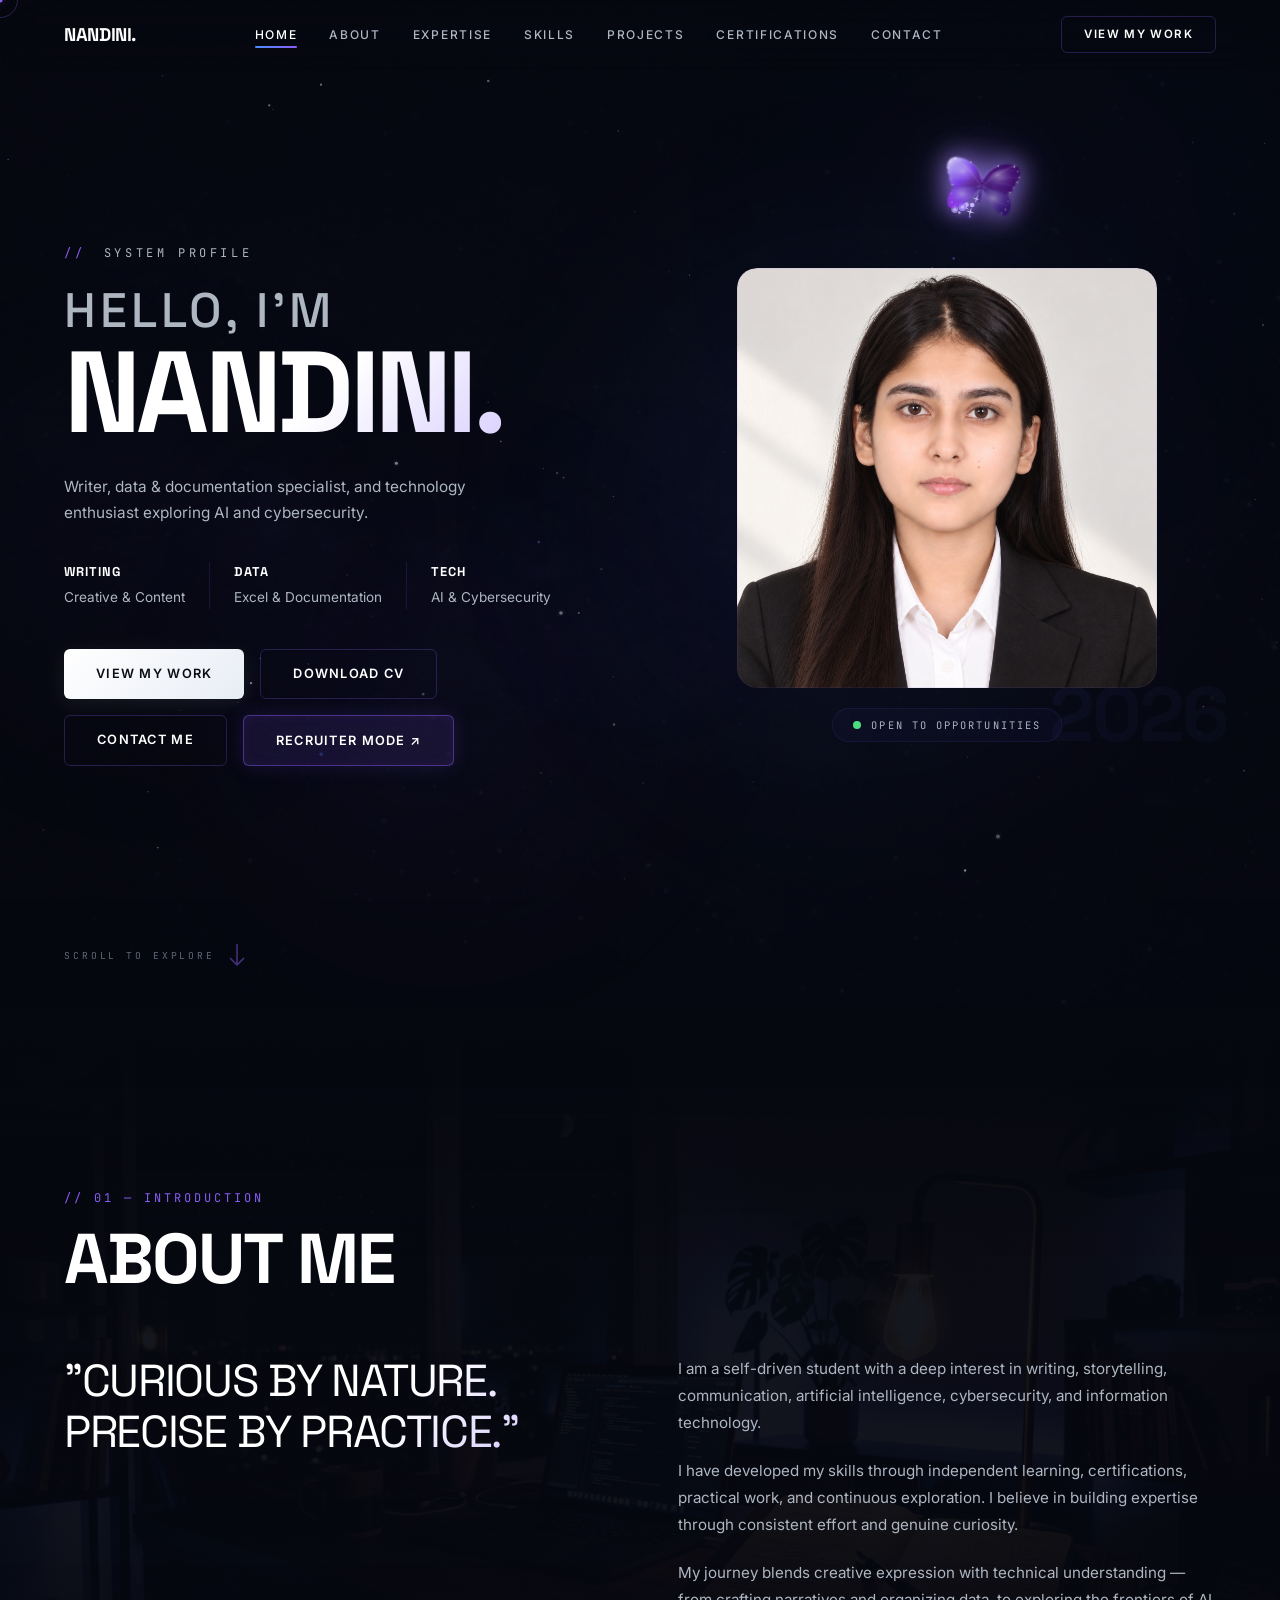
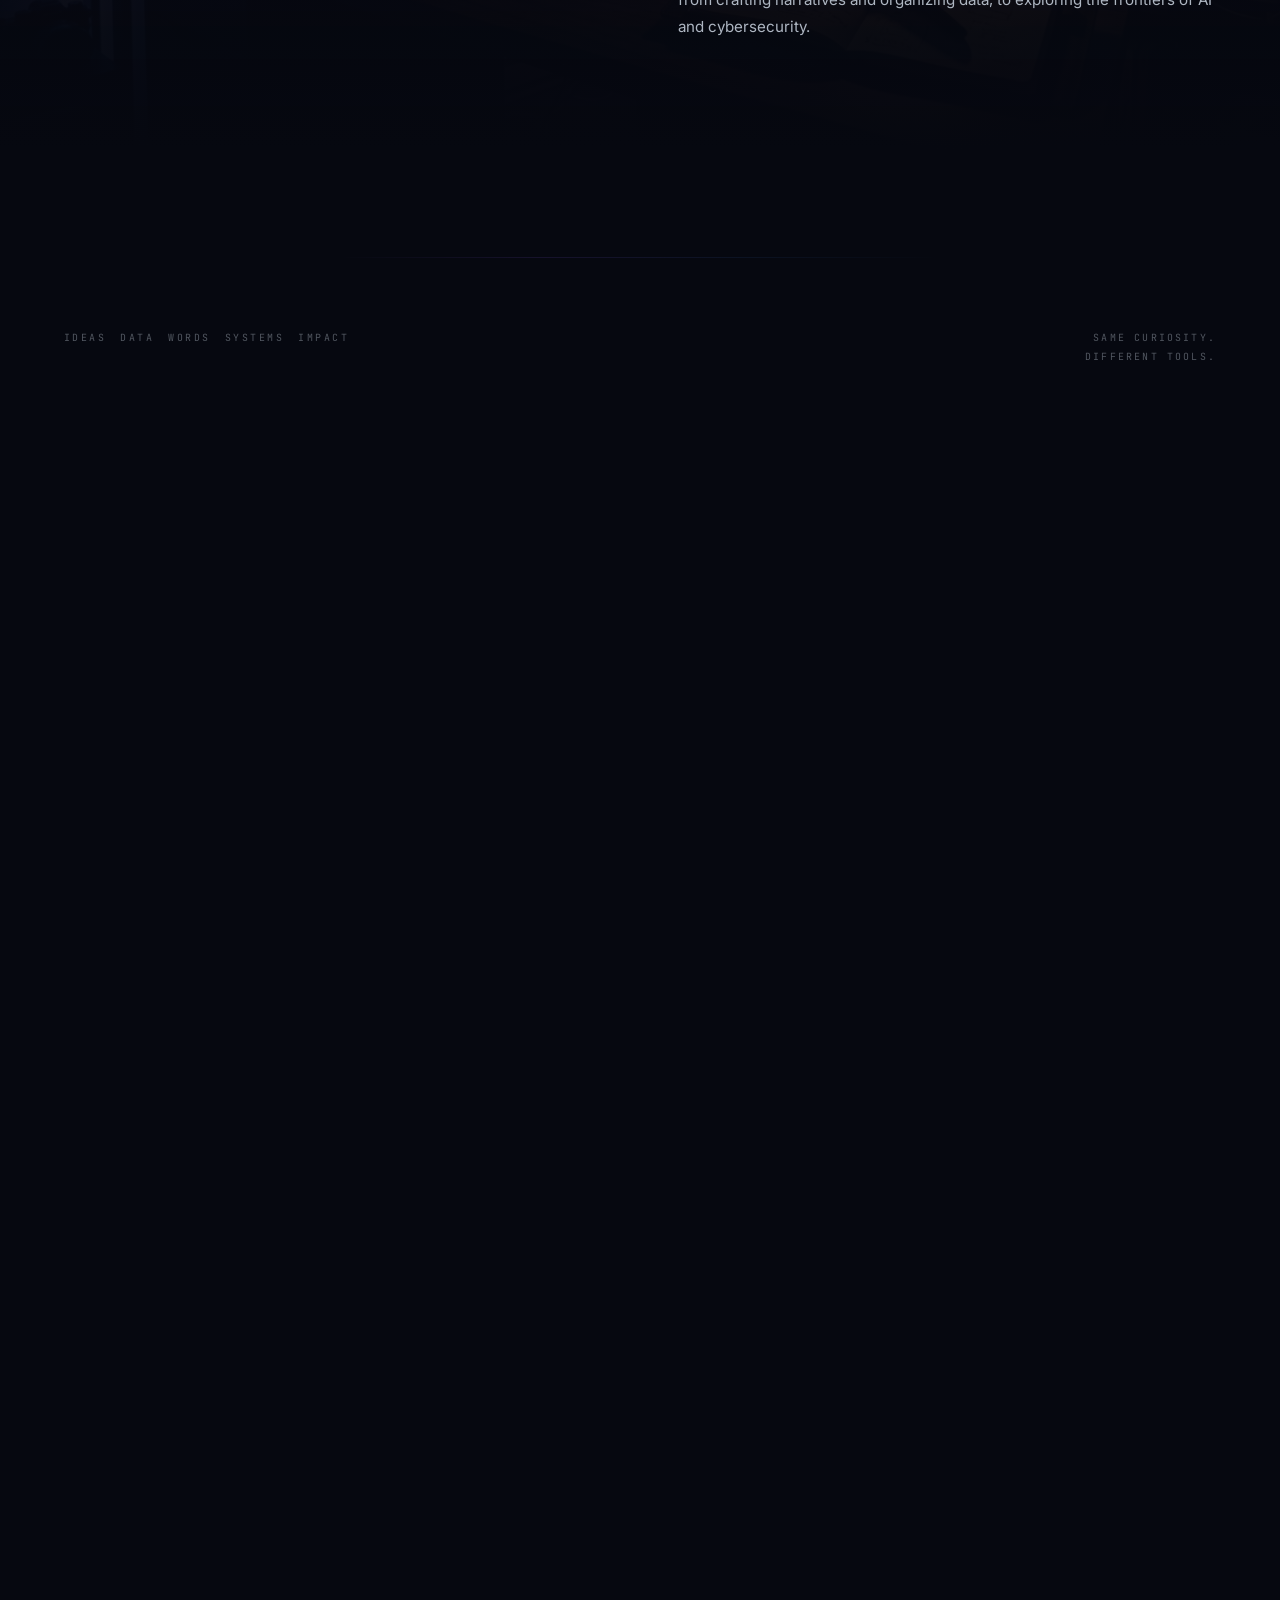
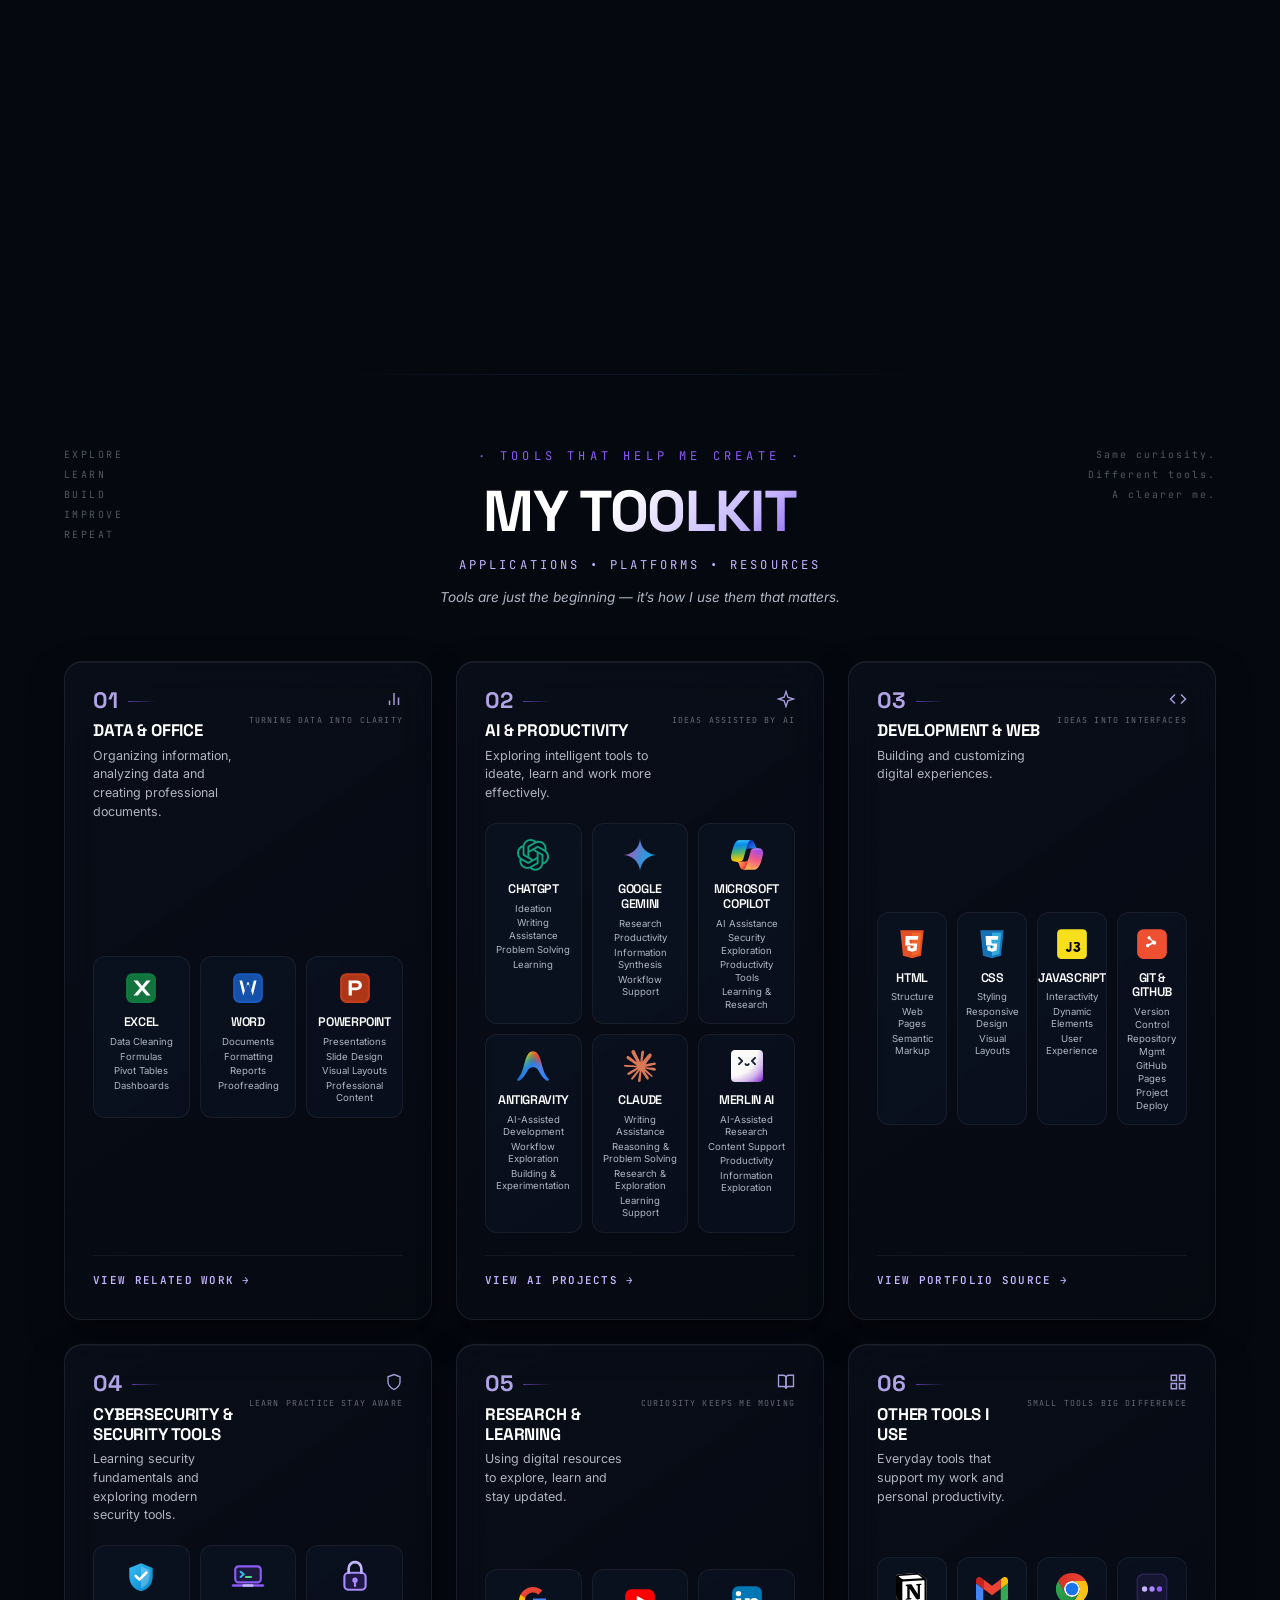
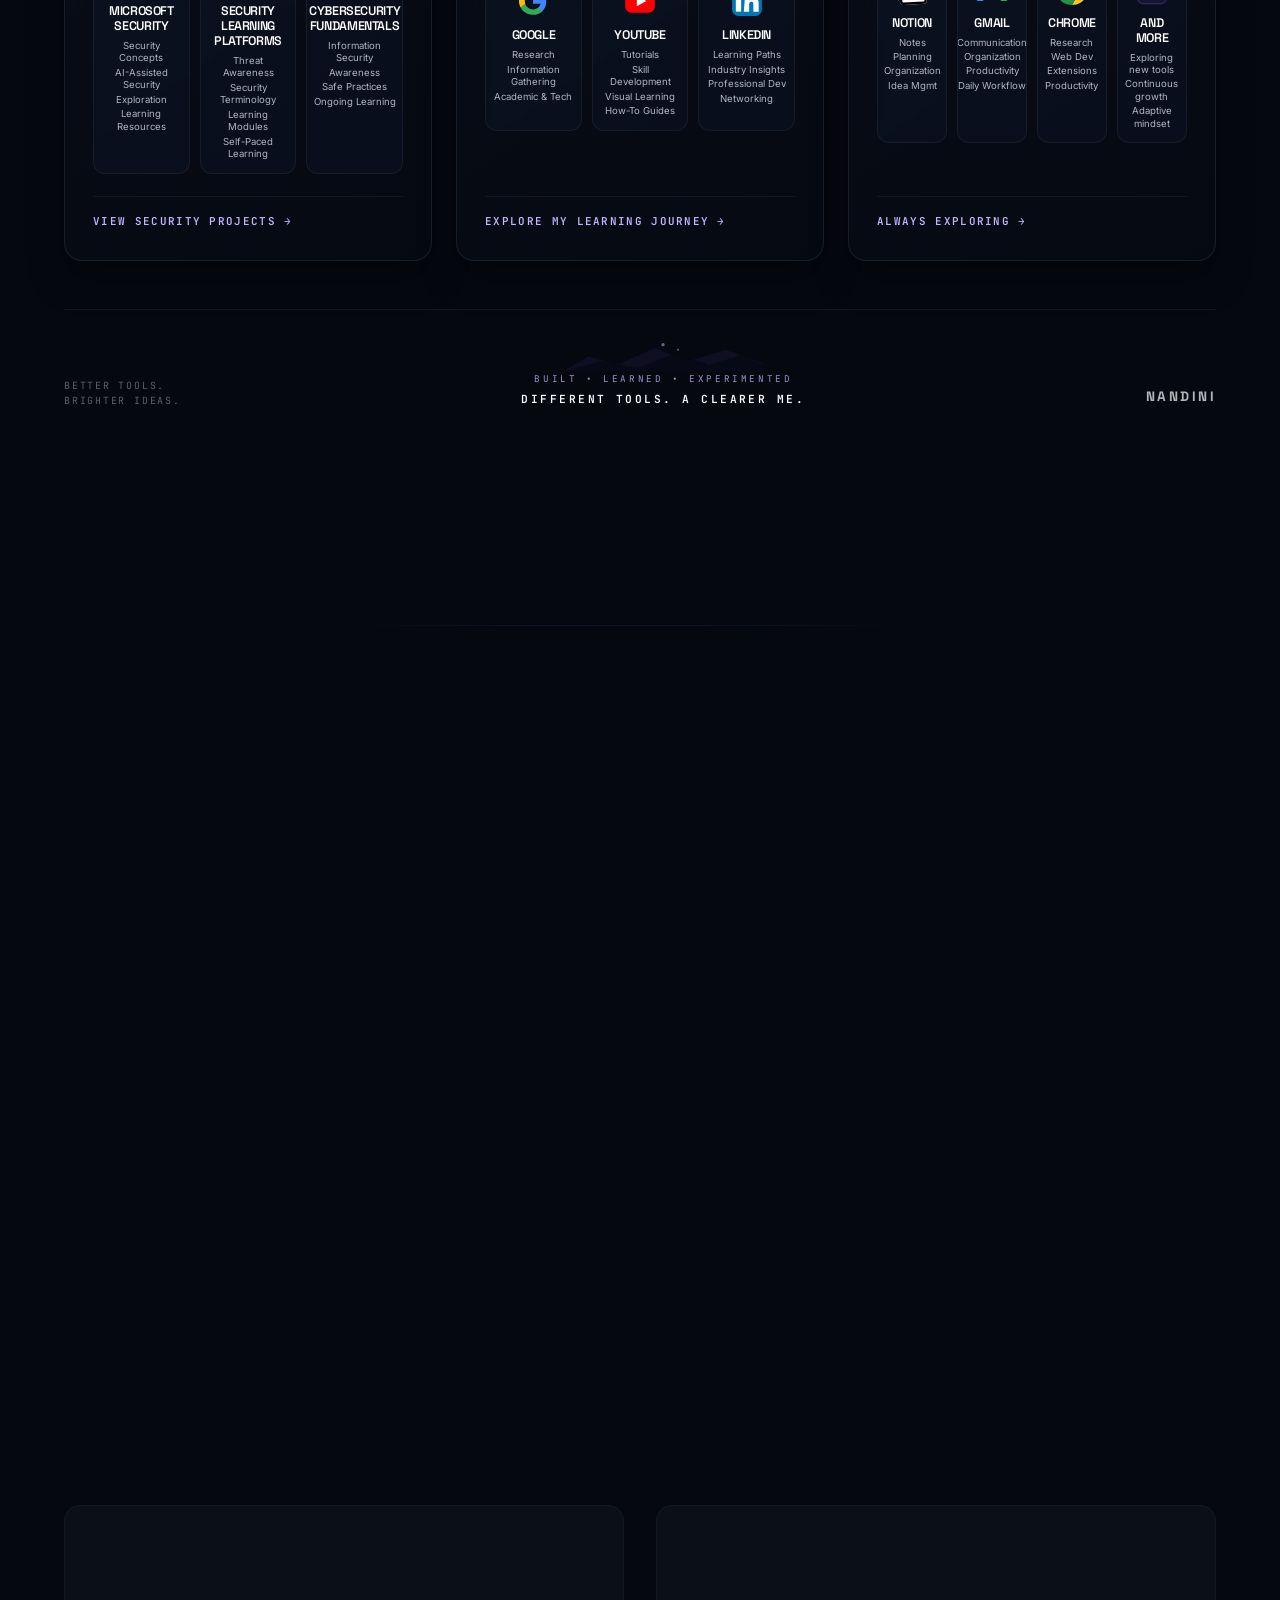
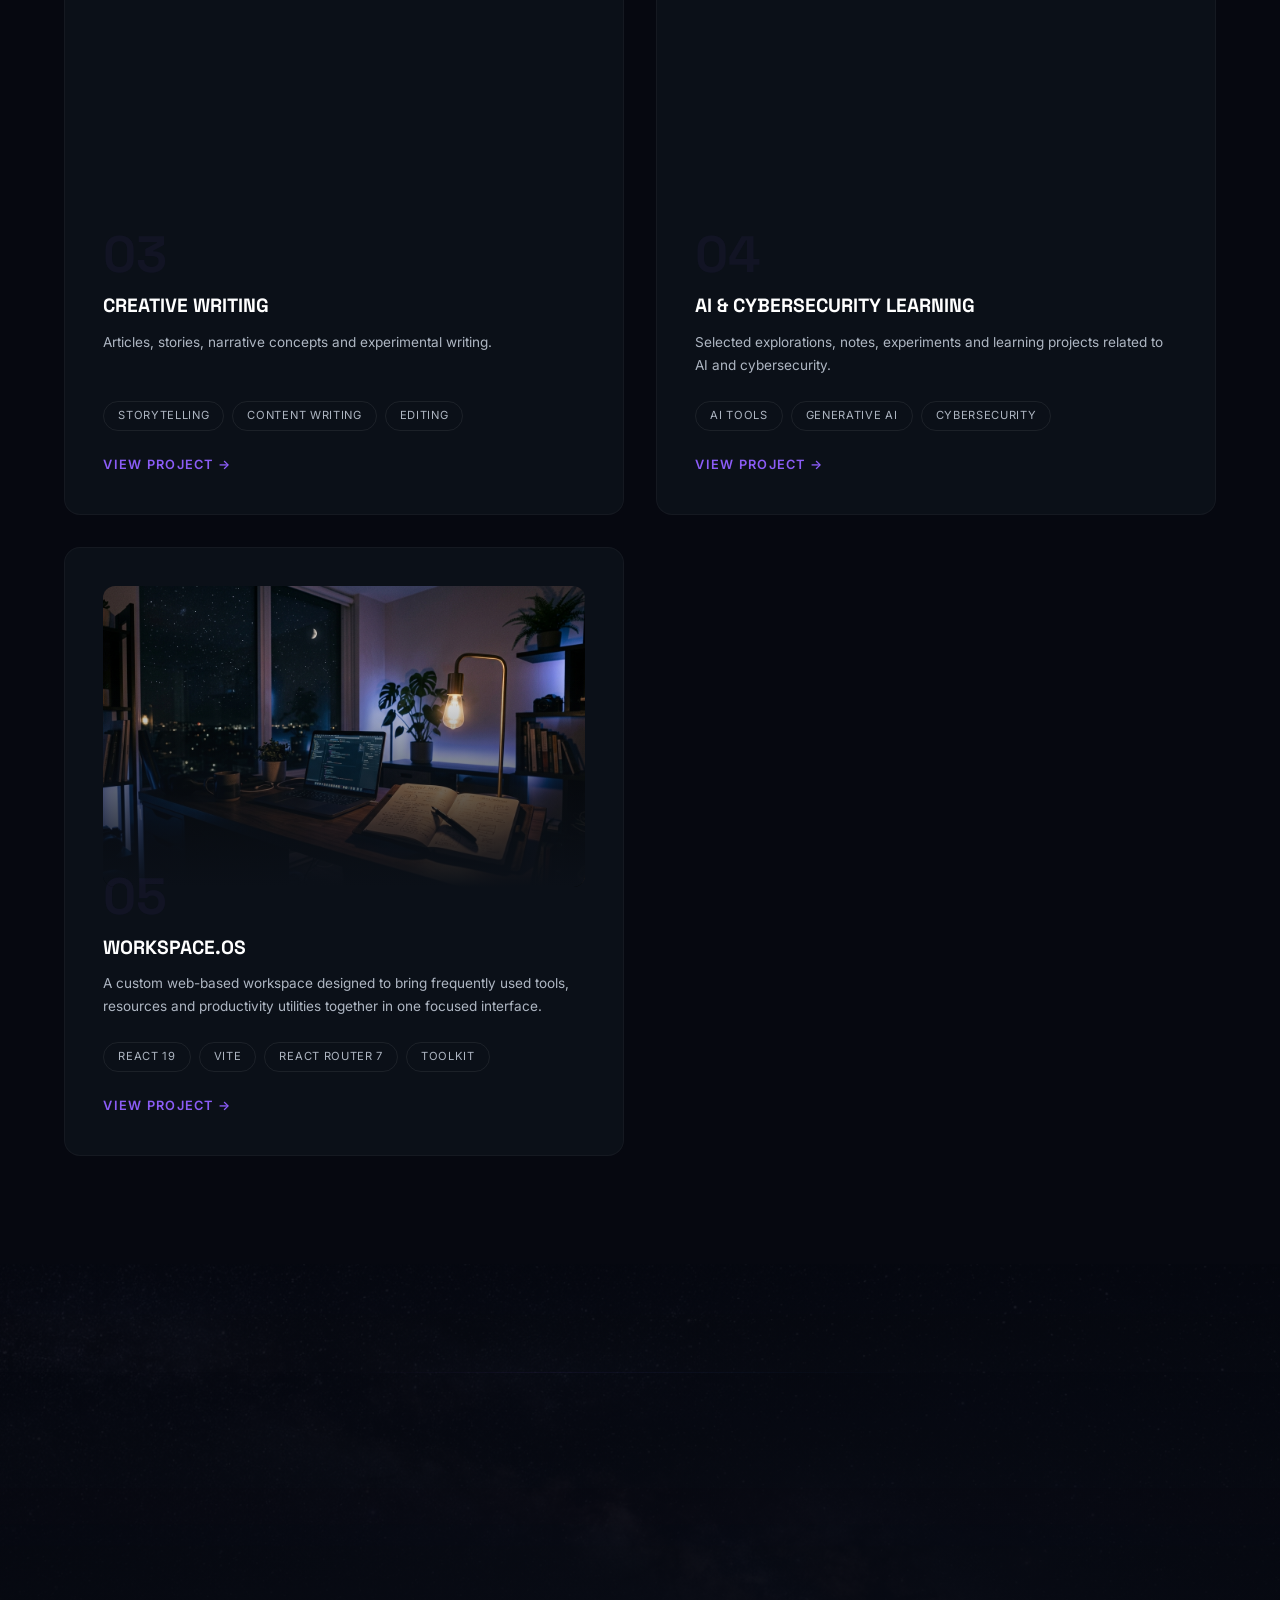
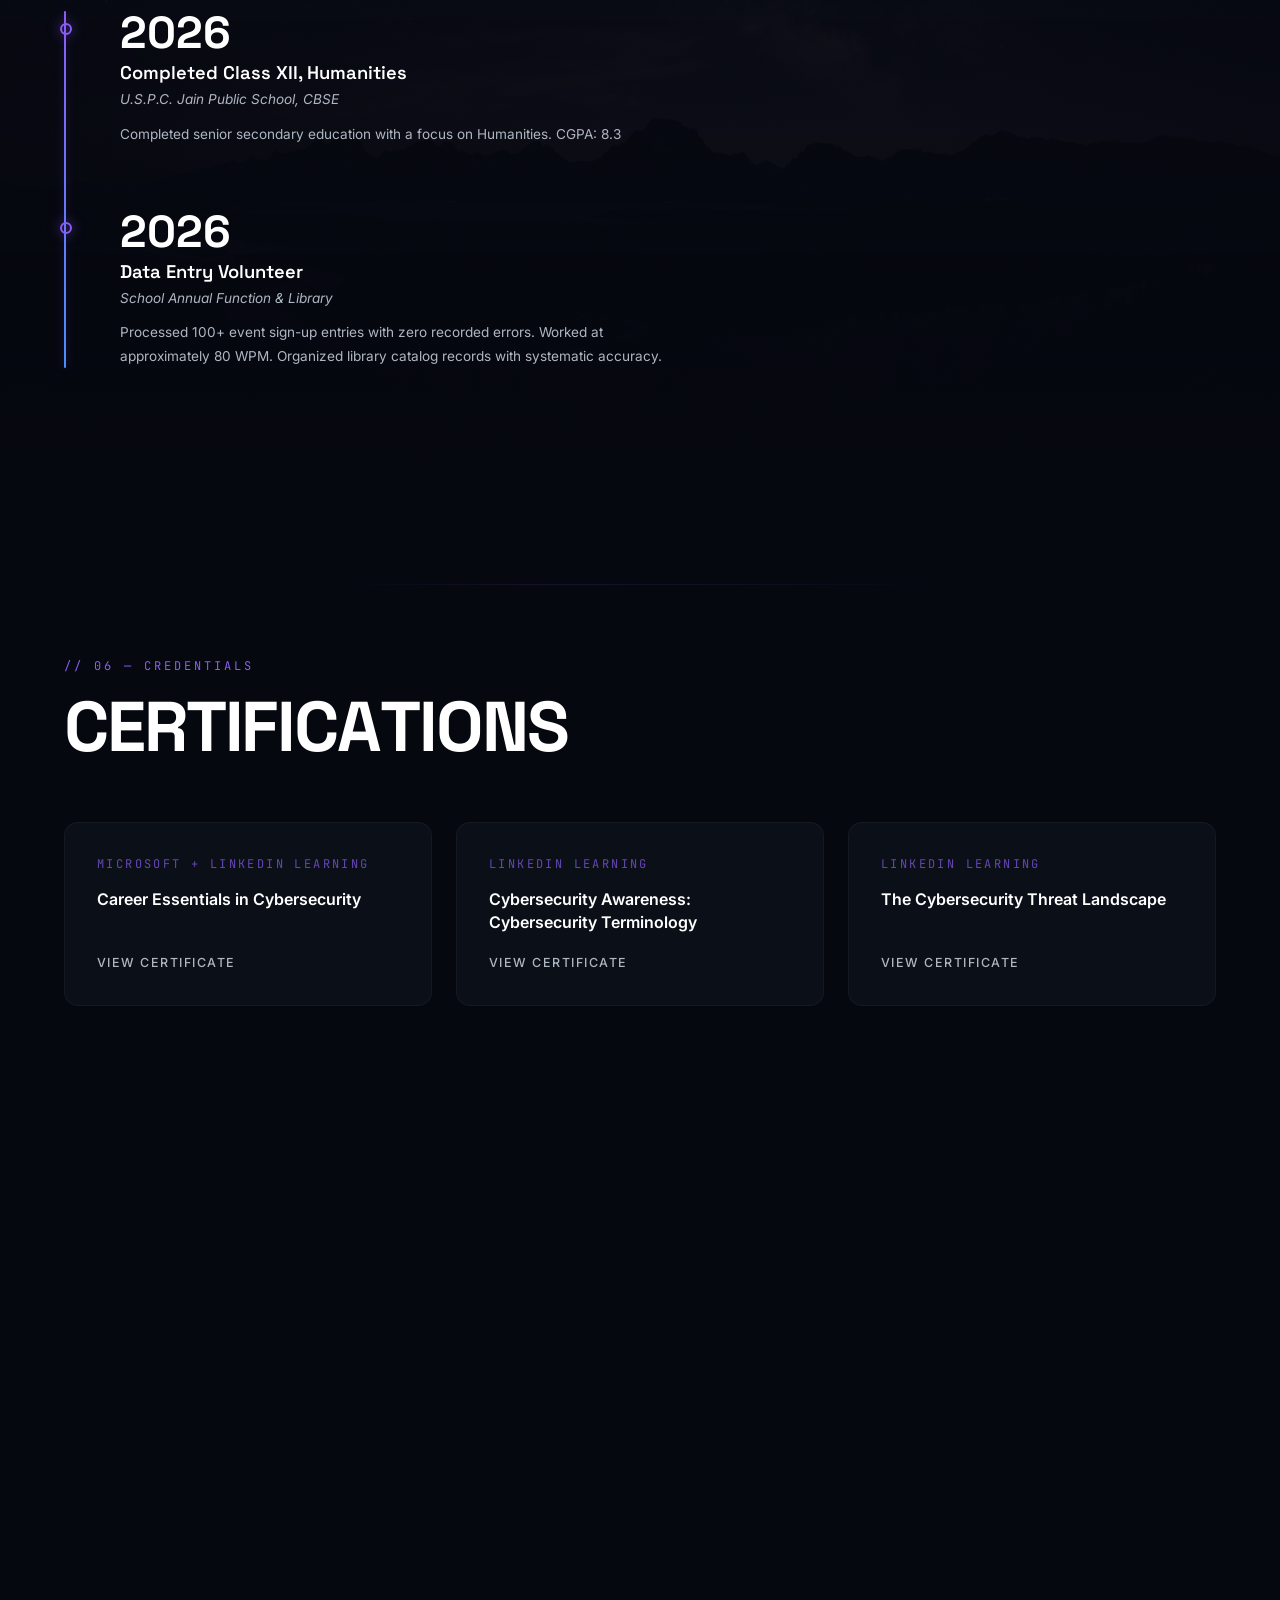
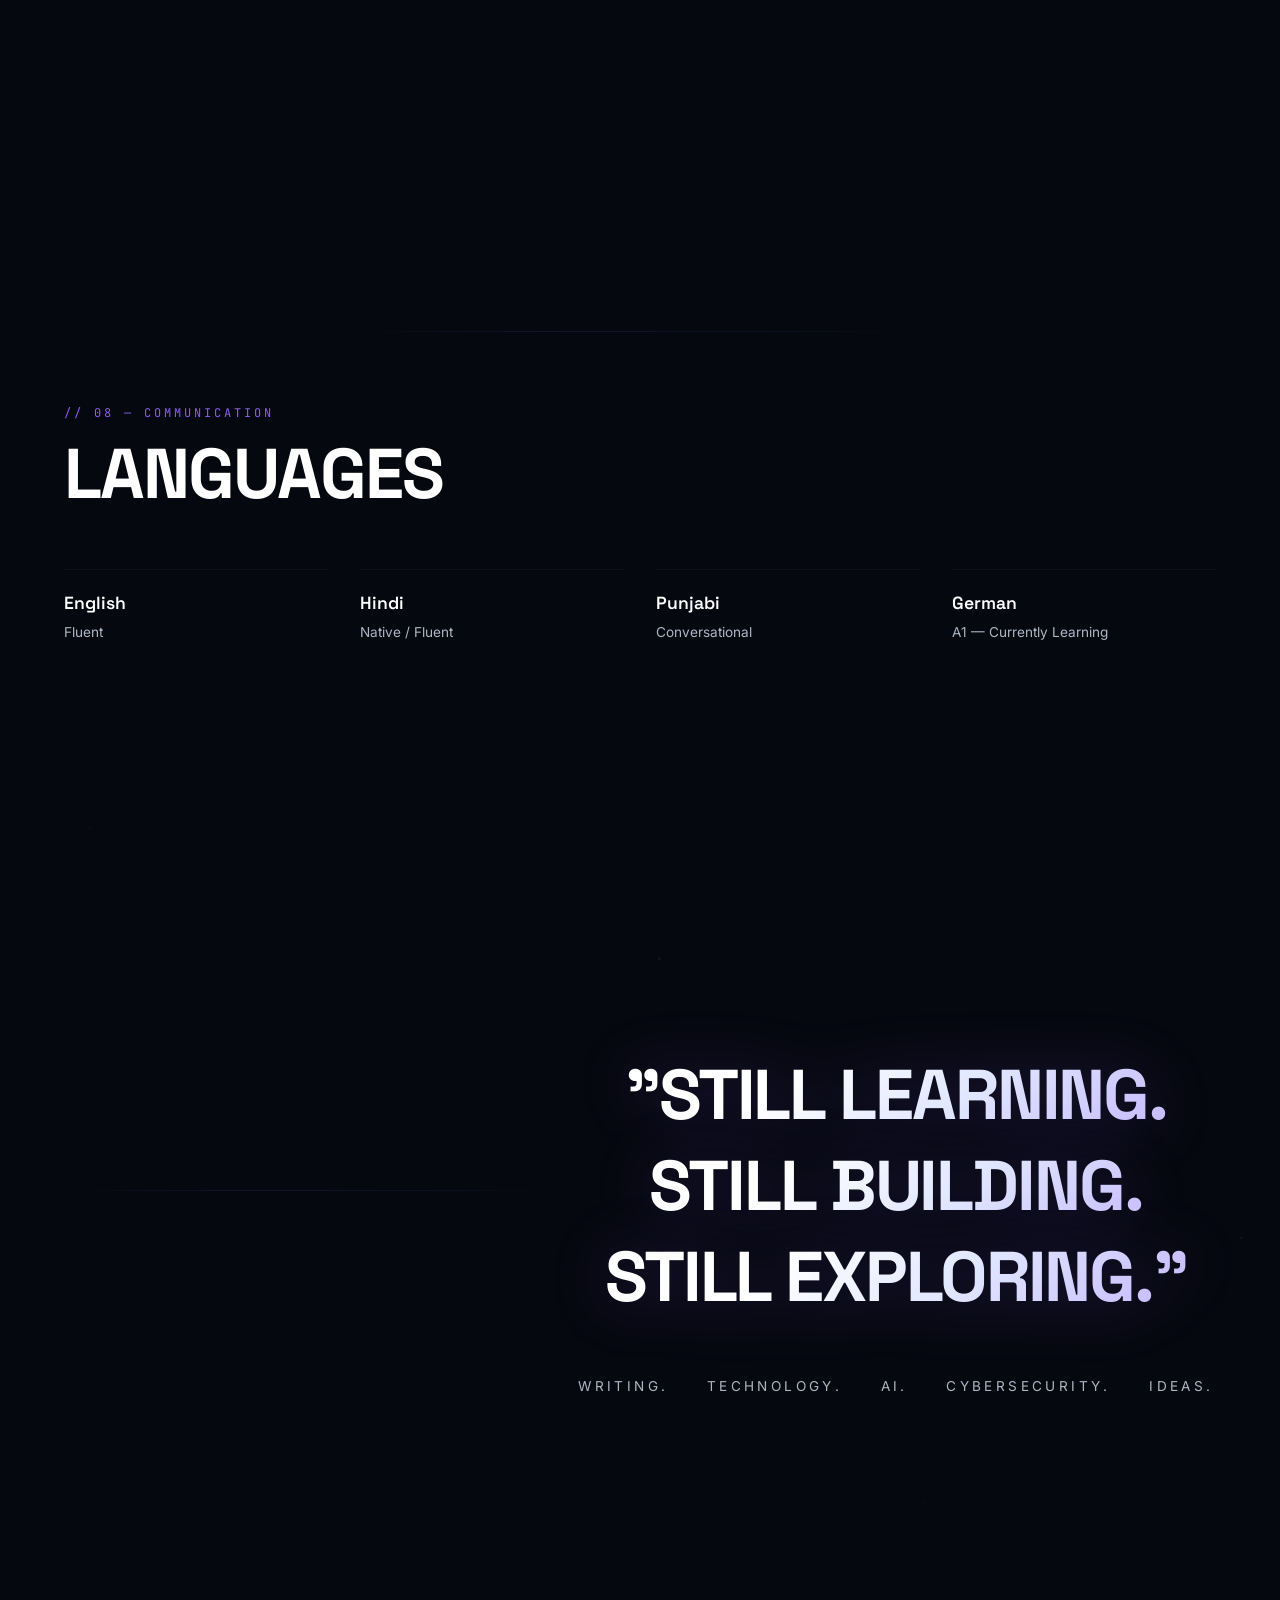
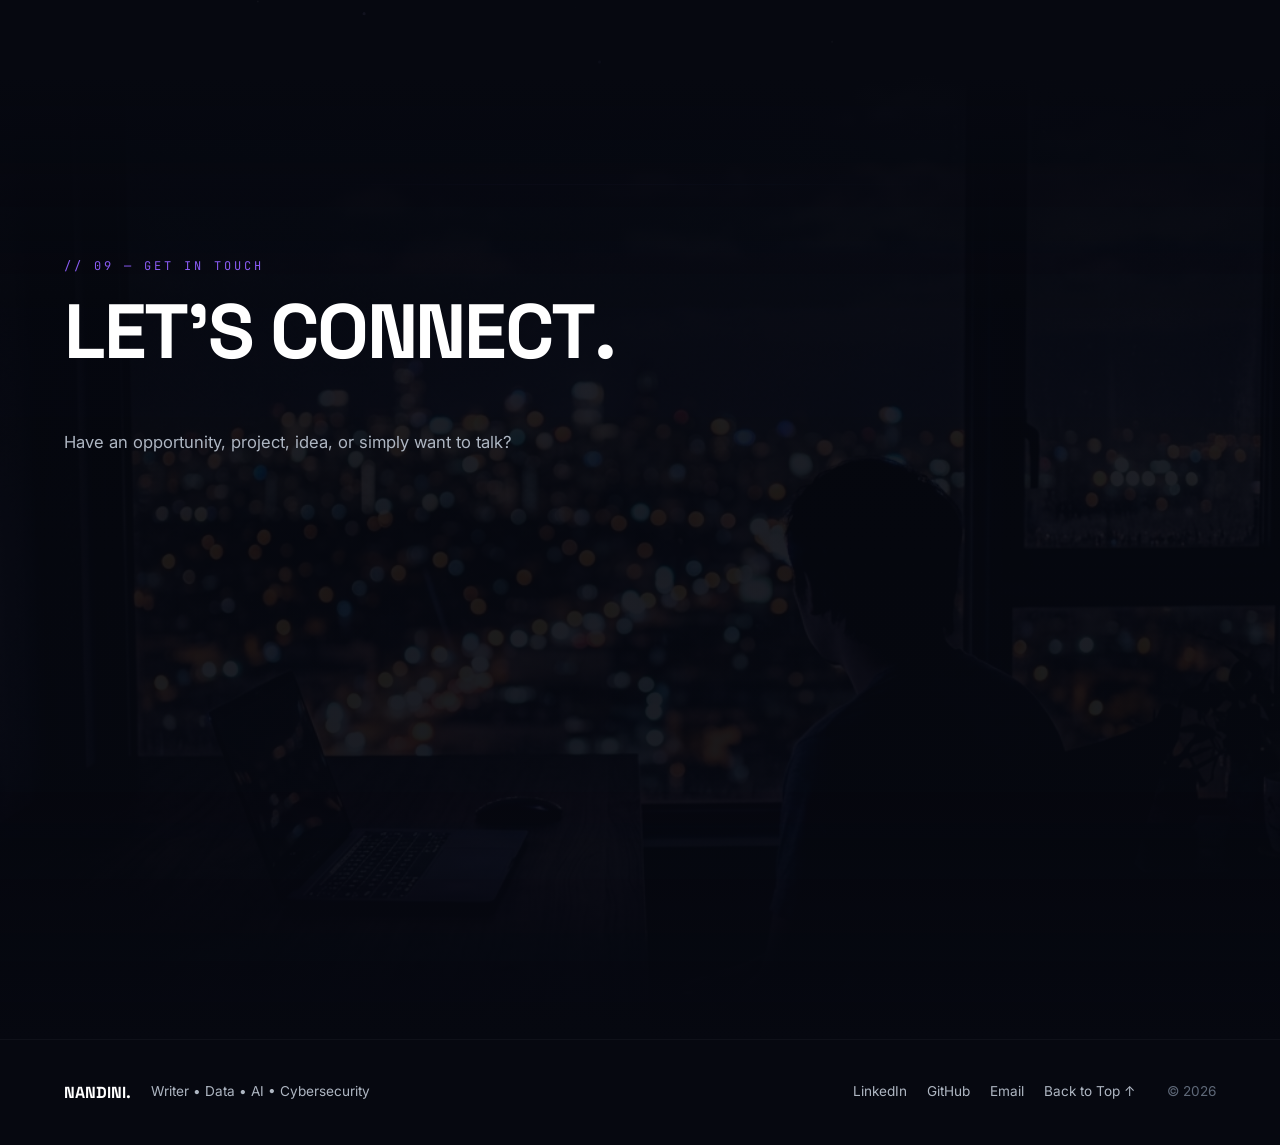
<file: index.html>
<!DOCTYPE html>
<html lang="en">
<head>
    <meta charset="UTF-8">
    <meta name="viewport" content="width=device-width, initial-scale=1.0">
    <title>NANDINI — Writer • Data • AI • Cybersecurity</title>
    <meta name="description" content="Portfolio of Nandini — Writer, data & documentation specialist, and technology enthusiast exploring AI and cybersecurity.">
    <meta name="theme-color" content="#08090C">

    <!-- Open Graph / LinkedIn / Facebook -->
    <meta property="og:type" content="website">
    <meta property="og:title" content="NANDINI — Writer • Data • AI • Cybersecurity">
    <meta property="og:description" content="Nandini's personal portfolio showcasing writing, data, AI, cybersecurity learning, projects and creative work.">
    <meta property="og:url" content="https://nandiniitpath.github.io/Nandini/">
    <meta property="og:image" content="https://nandiniitpath.github.io/Nandini/assets/portfolio-preview.png">
    <meta property="og:image:width" content="1200">
    <meta property="og:image:height" content="630">
    <meta property="og:image:type" content="image/png">
    <meta property="og:image:alt" content="Nandini portfolio">

    <!-- Twitter / X -->
    <meta name="twitter:card" content="summary_large_image">
    <meta name="twitter:title" content="NANDINI — Writer • Data • AI • Cybersecurity">
    <meta name="twitter:description" content="Nandini's personal portfolio showcasing writing, data, AI, cybersecurity learning, projects and creative work.">
    <meta name="twitter:image" content="https://nandiniitpath.github.io/Nandini/assets/portfolio-preview.png">
    <link rel="preconnect" href="https://fonts.googleapis.com">
    <link rel="preconnect" href="https://fonts.gstatic.com" crossorigin>
    <link href="https://fonts.googleapis.com/css2?family=Inter:wght@300;400;500;600;700&family=Space+Grotesk:wght@400;500;600;700&family=JetBrains+Mono:wght@400;500&display=swap" rel="stylesheet">
    <link rel="stylesheet" href="styles.css">
</head>
<body>
    <!-- ==================== LOADING SCREEN ==================== -->
    <div class="loading-screen" id="loadingScreen">
        <div class="loader-content">
            <div class="loader-init">INITIALIZING SYSTEM</div>
            <div class="loader-count" id="loaderCount">00</div>
            <div class="loader-status" id="loaderStatus">LOADING MODULES...</div>
            <div class="loader-progress"><div class="loader-progress-bar" id="loaderProgressBar"></div></div>
        </div>
        <div class="loader-system-text">
            <span>SECURE CONNECTION</span>
            <span class="loader-dot">●</span>
        </div>
    </div>

    <!-- ==================== PARTICLE CANVAS ==================== -->
    <canvas id="particleCanvas" class="particle-canvas"></canvas>

    <!-- ==================== AMBIENT BACKGROUND ==================== -->
    <div class="ambient-bg">
        <div class="ambient-orb ambient-orb-1"></div>
        <div class="ambient-orb ambient-orb-2"></div>
        <div class="ambient-orb ambient-orb-3"></div>
    </div>

    <!-- ==================== GRAIN OVERLAY ==================== -->
    <div class="grain-overlay"></div>

    <!-- ==================== BUTTERFLY LAYER ==================== -->
    <div class="butterfly-layer" id="butterflyLayer" aria-hidden="true">
        <canvas id="butterflyCanvas" class="butterfly-canvas"></canvas>
        <div id="butterfly" class="butterfly">
            <svg class="butterfly-svg" viewBox="0 0 120 100" fill="none" xmlns="http://www.w3.org/2000/svg">
                <defs>
                    <!-- Forewing Gradient: Deep indigo to luminous violet and lilac -->
                    <linearGradient id="bfFW" x1="60" y1="44" x2="16" y2="8" gradientUnits="userSpaceOnUse">
                        <stop offset="0%" stop-color="#3b0764"/>
                        <stop offset="20%" stop-color="#581c87"/>
                        <stop offset="45%" stop-color="#7c3aed"/>
                        <stop offset="75%" stop-color="#a78bfa"/>
                        <stop offset="100%" stop-color="#ddd6fe"/>
                    </linearGradient>
                    <!-- Hindwing Gradient -->
                    <linearGradient id="bfHW" x1="60" y1="48" x2="26" y2="82" gradientUnits="userSpaceOnUse">
                        <stop offset="0%" stop-color="#2e1065"/>
                        <stop offset="30%" stop-color="#4c1d95"/>
                        <stop offset="65%" stop-color="#6d28d9"/>
                        <stop offset="100%" stop-color="#9333ea"/>
                    </linearGradient>
                    <!-- Internal Wing Shimmer -->
                    <radialGradient id="bfShim" cx="42%" cy="36%" r="58%">
                        <stop offset="0%" stop-color="rgba(245, 243, 255, 0.45)"/>
                        <stop offset="45%" stop-color="rgba(196, 181, 253, 0.22)"/>
                        <stop offset="100%" stop-color="rgba(124, 58, 237, 0)"/>
                    </radialGradient>
                    <!-- Wing Glow Filter -->
                    <filter id="bfGlow" x="-30%" y="-30%" width="160%" height="160%">
                        <feGaussianBlur in="SourceGraphic" stdDeviation="1.2" result="blur"/>
                        <feComposite in="SourceGraphic" in2="blur" operator="over"/>
                    </filter>
                </defs>

                <!-- Left Wing (Forewing + Hindwing + Veins + Dust) -->
                <g class="wing wing-l" filter="url(#bfGlow)">
                    <!-- Forewing Base -->
                    <path d="M60 44 C56 28, 44 8, 18 10 C8 11, 4 22, 10 32 C14 38, 12 44, 18 50 C26 56, 42 50, 60 44 Z" fill="url(#bfFW)" opacity="0.9"/>
                    <!-- Forewing Core Shimmer -->
                    <path d="M58 44 C52 30, 40 14, 20 15 C12 16, 8 24, 14 32 C18 38, 20 44, 28 48 C38 52, 50 48, 58 44 Z" fill="url(#bfShim)"/>

                    <!-- Hindwing Base -->
                    <path d="M60 48 C52 56, 38 78, 24 82 C14 85, 12 68, 18 58 C22 50, 32 48, 44 48 C52 48, 58 48, 60 48 Z" fill="url(#bfHW)" opacity="0.85"/>
                    <path d="M60 48 C52 56, 38 78, 24 82 C14 85, 12 68, 18 58 C22 50, 32 48, 44 48 C52 48, 58 48, 60 48 Z" fill="url(#bfShim)"/>

                    <!-- Radiating Wing Veins (Forewing) -->
                    <path d="M58 44 C46 32, 32 18, 19 12" stroke="rgba(245, 243, 255, 0.45)" stroke-width="0.6" stroke-linecap="round"/>
                    <path d="M42 28 C32 20, 22 16, 15 17" stroke="rgba(221, 214, 254, 0.3)" stroke-width="0.45" stroke-linecap="round"/>
                    <path d="M38 34 C26 28, 16 26, 9 28" stroke="rgba(221, 214, 254, 0.3)" stroke-width="0.45" stroke-linecap="round"/>
                    <path d="M40 38 C30 38, 20 38, 13 40" stroke="rgba(221, 214, 254, 0.28)" stroke-width="0.45" stroke-linecap="round"/>
                    <path d="M44 44 C34 46, 24 48, 18 50" stroke="rgba(221, 214, 254, 0.25)" stroke-width="0.45" stroke-linecap="round"/>

                    <!-- Radiating Wing Veins (Hindwing) -->
                    <path d="M58 50 C48 62, 36 74, 24 80" stroke="rgba(221, 214, 254, 0.35)" stroke-width="0.55" stroke-linecap="round"/>
                    <path d="M52 54 C42 62, 28 68, 18 68" stroke="rgba(221, 214, 254, 0.25)" stroke-width="0.45" stroke-linecap="round"/>
                    <path d="M48 50 C36 54, 26 56, 18 58" stroke="rgba(221, 214, 254, 0.22)" stroke-width="0.45" stroke-linecap="round"/>

                    <!-- Starry Marginal Nodes / Dust -->
                    <circle cx="17" cy="12" r="1.1" fill="#ffffff" opacity="0.95"/>
                    <circle cx="11" cy="18" r="0.9" fill="#ede9fe" opacity="0.85"/>
                    <circle cx="8" cy="26" r="0.8" fill="#ffffff" opacity="0.8"/>
                    <circle cx="10" cy="33" r="0.9" fill="#ede9fe" opacity="0.85"/>
                    <circle cx="14" cy="42" r="0.8" fill="#c4b5fd" opacity="0.8"/>
                    <circle cx="18" cy="49" r="0.9" fill="#ffffff" opacity="0.85"/>
                    <circle cx="19" cy="62" r="0.8" fill="#c4b5fd" opacity="0.75"/>
                    <circle cx="21" cy="74" r="0.9" fill="#ede9fe" opacity="0.85"/>
                    <circle cx="26" cy="80" r="0.7" fill="#ffffff" opacity="0.75"/>
                </g>

                <!-- Right Wing (Forewing + Hindwing + Veins + Dust) -->
                <g class="wing wing-r" filter="url(#bfGlow)">
                    <!-- Forewing Base -->
                    <path d="M60 44 C64 28, 76 8, 102 10 C112 11, 116 22, 110 32 C106 38, 108 44, 102 50 C94 56, 78 50, 60 44 Z" fill="url(#bfFW)" opacity="0.9"/>
                    <!-- Forewing Core Shimmer -->
                    <path d="M62 44 C68 30, 80 14, 100 15 C108 16, 112 24, 106 32 C102 38, 100 44, 92 48 C82 52, 70 48, 62 44 Z" fill="url(#bfShim)"/>

                    <!-- Hindwing Base -->
                    <path d="M60 48 C68 56, 82 78, 96 82 C106 85, 108 68, 102 58 C98 50, 88 48, 76 48 C68 48, 62 48, 60 48 Z" fill="url(#bfHW)" opacity="0.85"/>
                    <path d="M60 48 C68 56, 82 78, 96 82 C106 85, 108 68, 102 58 C98 50, 88 48, 76 48 C68 48, 62 48, 60 48 Z" fill="url(#bfShim)"/>

                    <!-- Radiating Wing Veins (Forewing) -->
                    <path d="M62 44 C74 32, 88 18, 101 12" stroke="rgba(245, 243, 255, 0.45)" stroke-width="0.6" stroke-linecap="round"/>
                    <path d="M78 28 C88 20, 98 16, 105 17" stroke="rgba(221, 214, 254, 0.3)" stroke-width="0.45" stroke-linecap="round"/>
                    <path d="M82 34 C94 28, 104 26, 111 28" stroke="rgba(221, 214, 254, 0.3)" stroke-width="0.45" stroke-linecap="round"/>
                    <path d="M80 38 C90 38, 100 38, 107 40" stroke="rgba(221, 214, 254, 0.28)" stroke-width="0.45" stroke-linecap="round"/>
                    <path d="M76 44 C86 46, 96 48, 102 50" stroke="rgba(221, 214, 254, 0.25)" stroke-width="0.45" stroke-linecap="round"/>

                    <!-- Radiating Wing Veins (Hindwing) -->
                    <path d="M62 50 C72 62, 84 74, 96 80" stroke="rgba(221, 214, 254, 0.35)" stroke-width="0.55" stroke-linecap="round"/>
                    <path d="M68 54 C78 62, 92 68, 102 68" stroke="rgba(221, 214, 254, 0.25)" stroke-width="0.45" stroke-linecap="round"/>
                    <path d="M72 50 C84 54, 94 56, 102 58" stroke="rgba(221, 214, 254, 0.22)" stroke-width="0.45" stroke-linecap="round"/>

                    <!-- Starry Marginal Nodes / Dust -->
                    <circle cx="103" cy="12" r="1.1" fill="#ffffff" opacity="0.95"/>
                    <circle cx="109" cy="18" r="0.9" fill="#ede9fe" opacity="0.85"/>
                    <circle cx="112" cy="26" r="0.8" fill="#ffffff" opacity="0.8"/>
                    <circle cx="110" cy="33" r="0.9" fill="#ede9fe" opacity="0.85"/>
                    <circle cx="106" cy="42" r="0.8" fill="#c4b5fd" opacity="0.8"/>
                    <circle cx="102" cy="49" r="0.9" fill="#ffffff" opacity="0.85"/>
                    <circle cx="101" cy="62" r="0.8" fill="#c4b5fd" opacity="0.75"/>
                    <circle cx="99" cy="74" r="0.9" fill="#ede9fe" opacity="0.85"/>
                    <circle cx="94" cy="80" r="0.7" fill="#ffffff" opacity="0.75"/>
                </g>

                <!-- Center Slender Body & Antennae -->
                <ellipse cx="60" cy="60" rx="1.6" ry="9" fill="#2e1065"/>
                <ellipse cx="60" cy="60" rx="1.1" ry="7.5" fill="#4c1d95"/>
                <ellipse cx="60" cy="46" rx="2.2" ry="5.5" fill="#3b0764"/>
                <ellipse cx="60" cy="46" rx="1.5" ry="4" fill="#581c87"/>
                <ellipse cx="60" cy="37" rx="1.8" ry="2.2" fill="#4c1d95"/>
                <circle cx="60" cy="37" r="1.1" fill="#7c3aed"/>
                <path d="M59 35 C56 24, 46 16, 40 14" stroke="#a78bfa" stroke-width="0.65" stroke-linecap="round" fill="none"/>
                <path d="M61 35 C64 24, 74 16, 80 14" stroke="#a78bfa" stroke-width="0.65" stroke-linecap="round" fill="none"/>
                <circle cx="40" cy="14" r="1.1" fill="#ede9fe"/>
                <circle cx="80" cy="14" r="1.1" fill="#ede9fe"/>
            </svg>
        </div>
    </div>

    <!-- ==================== SHOOTING STARS ==================== -->
    <div id="shootingStars" class="shooting-stars-container" aria-hidden="true"></div>

    <!-- ==================== SCROLL PROGRESS ==================== -->
    <div class="scroll-progress" id="scrollProgress"></div>

    <!-- ==================== CUSTOM CURSOR ==================== -->
    <div class="custom-cursor" id="customCursor"></div>
    <div class="custom-cursor-ring" id="customCursorRing"></div>

    <!-- ==================== NAVBAR ==================== -->
    <nav class="navbar" id="navbar">
        <a href="#hero" class="nav-logo">NANDINI.</a>
        <div class="nav-links" id="navLinks">
            <a href="#hero" class="nav-link active">Home</a>
            <a href="#about" class="nav-link">About</a>
            <a href="#expertise" class="nav-link">Expertise</a>
            <a href="#skills" class="nav-link">Skills</a>
            <a href="#projects" class="nav-link">Projects</a>
            <a href="#certifications" class="nav-link">Certifications</a>
            <a href="#contact" class="nav-link">Contact</a>
        </div>
        <a href="#projects" class="nav-cta">View My Work</a>
        <button class="hamburger" id="hamburger" aria-label="Toggle menu">
            <span></span>
            <span></span>
            <span></span>
        </button>
    </nav>

    <!-- ==================== MOBILE MENU OVERLAY ==================== -->
    <div class="mobile-menu" id="mobileMenu">
        <div class="mobile-menu-links">
            <a href="#hero" class="mobile-link">Home</a>
            <a href="#about" class="mobile-link">About</a>
            <a href="#expertise" class="mobile-link">Expertise</a>
            <a href="#skills" class="mobile-link">Skills</a>
            <a href="#projects" class="mobile-link">Projects</a>
            <a href="#certifications" class="mobile-link">Certifications</a>
            <a href="#contact" class="mobile-link">Contact</a>
        </div>
    </div>

    <main>
        <!-- ==================== HERO SECTION ==================== -->
        <section class="hero section" id="hero">
            <div class="hero-bg">
                <img src="assets/hero-bg.jpg" alt="" class="hero-bg-img" aria-hidden="true" decoding="async">
                <div class="hero-glow"></div>
                <div class="hero-glow-secondary"></div>
            </div>
            <div class="hero-grid">
                <div class="hero-content">
                    <div class="hero-eyebrow reveal">
                        <span class="eyebrow-slash">//</span> SYSTEM PROFILE
                    </div>
                    <h1 class="hero-title reveal delay-1">
                        <span class="hero-title-line">HELLO, I'M</span>
                        <span class="hero-title-name">NANDINI.</span>
                    </h1>
                    <p class="hero-subtitle reveal delay-2">
                        Writer, data &amp; documentation specialist, and technology enthusiast exploring AI and cybersecurity.
                    </p>
                    <div class="hero-capabilities reveal delay-3">
                        <div class="capability">
                            <span class="capability-label">WRITING</span>
                            <span class="capability-value">Creative &amp; Content</span>
                        </div>
                        <div class="capability">
                            <span class="capability-label">DATA</span>
                            <span class="capability-value">Excel &amp; Documentation</span>
                        </div>
                        <div class="capability">
                            <span class="capability-label">TECH</span>
                            <span class="capability-value">AI &amp; Cybersecurity</span>
                        </div>
                    </div>
                    <div class="hero-buttons reveal delay-4">
                        <a href="#projects" class="btn btn-primary magnetic">VIEW MY WORK</a>
                        <a href="assets/Nandini_REsume.pdf" target="_blank" rel="noopener noreferrer" class="btn btn-secondary magnetic">DOWNLOAD CV</a>
                        <a href="#contact" class="btn btn-secondary magnetic">CONTACT ME</a>
                        <button type="button" class="btn btn-recruiter magnetic" id="openRecruiterMode" aria-label="Open Recruiter Mode">RECRUITER MODE ↗</button>
                    </div>
                </div>
                <div class="hero-portrait-wrapper reveal-right delay-2">
                    <div class="hero-portrait-container" data-cursor="VIEW">
                        <div class="portrait-glow"></div>
                        <img src="assets/portrait.jpg" alt="Nandini — Professional Portrait" class="hero-portrait" fetchpriority="high" decoding="async">
                        <div class="portrait-frame"></div>
                    </div>
                    <div class="hero-status">
                        <span class="status-dot"></span>
                        <span class="status-text">OPEN TO OPPORTUNITIES</span>
                    </div>
                    <div class="hero-year">2026</div>
                </div>
            </div>
            <div class="scroll-indicator">
                <span class="scroll-text">SCROLL TO EXPLORE</span>
                <div class="scroll-arrow">
                    <svg width="16" height="24" viewBox="0 0 16 24" fill="none">
                        <path d="M8 0v20M1 14l7 7 7-7" stroke="currentColor" stroke-width="1.5"/>
                    </svg>
                </div>
            </div>
        </section>

        <!-- ==================== ABOUT SECTION ==================== -->
        <section class="about-section section has-bg-image" id="about">
            <div class="section-bg-image" aria-hidden="true">
                <img src="assets/workspace.jpg" alt="" class="section-bg-img" loading="lazy" decoding="async">
            </div>
            <div class="section-header">
                <span class="section-eyebrow reveal">// 01 — INTRODUCTION</span>
                <h2 class="section-title reveal delay-1">ABOUT ME</h2>
            </div>
            <div class="about-grid">
                <div class="about-left reveal delay-2">
                    <blockquote class="about-statement">
                        "CURIOUS BY NATURE.<br>
                        PRECISE BY PRACTICE."
                    </blockquote>
                </div>
                <div class="about-right">
                    <p class="about-text reveal delay-2">
                        I am a self-driven student with a deep interest in writing, storytelling, communication, artificial intelligence, cybersecurity, and information technology.
                    </p>
                    <p class="about-text reveal delay-3">
                        I have developed my skills through independent learning, certifications, practical work, and continuous exploration. I believe in building expertise through consistent effort and genuine curiosity.
                    </p>
                    <p class="about-text reveal delay-4">
                        My journey blends creative expression with technical understanding — from crafting narratives and organizing data, to exploring the frontiers of AI and cybersecurity.
                    </p>
                </div>
            </div>
        </section>

        <!-- ==================== WHAT I WORK WITH / SKILLS WORKSPACE ==================== -->
        <section class="skills-workspace-section section" id="skills">
            <!-- Anchor to preserve compatibility with navigation to #expertise -->
            <span id="expertise" style="position: absolute; top: -80px; visibility: hidden;" aria-hidden="true"></span>

            <div class="workspace-container">
                <!-- Section Header -->
                <div class="workspace-header">
                    <!-- Corner Decorative Details -->
                    <div class="workspace-corner-labels" aria-hidden="true">
                        <span>IDEAS</span>
                        <span>DATA</span>
                        <span>WORDS</span>
                        <span>SYSTEMS</span>
                        <span>IMPACT</span>
                    </div>
                    <div class="workspace-corner-quote" aria-hidden="true">
                        <span>SAME CURIOSITY.</span>
                        <span>DIFFERENT TOOLS.</span>
                    </div>

                    <span class="section-eyebrow workspace-eyebrow reveal">&middot; SKILLS &amp; TOOLS &middot;</span>
                    <h2 class="section-title workspace-title reveal delay-1">WHAT I WORK WITH</h2>
                    <p class="workspace-subtitle reveal delay-2">A MIX OF CREATIVE, ANALYTICAL &amp; TECHNICAL WORK</p>
                </div>

                <!-- 2x2 Workspace Grid -->
                <div class="workspace-grid">
                    <!-- CARD 01: WRITING & CONTENT -->
                    <article class="workspace-card card-writing reveal">
                        <div class="card-content-col">
                            <div class="card-header-block">
                                <div class="card-num-wrap">
                                    <span class="card-number">01</span>
                                    <span class="card-num-line"></span>
                                </div>
                                <h3 class="card-title">WRITING &amp; CONTENT</h3>
                                <p class="card-desc">Turning thoughts into ideas, and ideas into impactful content.</p>
                            </div>
                            <div class="card-pills-wrap">
                                <span class="workspace-pill">Creative Writing</span>
                                <span class="workspace-pill">Content Writing</span>
                                <span class="workspace-pill">Storytelling</span>
                                <span class="workspace-pill">Editing &amp; Proofreading</span>
                                <span class="workspace-pill">Articles &amp; Blog Writing</span>
                                <span class="workspace-pill">Research</span>
                            </div>
                            <a href="projects/creative-writing.html" class="workspace-card-btn" data-cursor="VIEW">
                                <span>VIEW WRITING WORK</span>
                                <span class="btn-arrow">&rarr;</span>
                            </a>
                        </div>
                        <div class="card-preview-col">
                            <div class="writing-preview-window">
                                <div class="preview-window-topbar">
                                    <div class="window-dots">
                                        <span class="dot dot-r"></span>
                                        <span class="dot dot-y"></span>
                                        <span class="dot dot-g"></span>
                                    </div>
                                    <span class="preview-filename">draft.md</span>
                                </div>
                                <div class="writing-window-body">
                                    <div class="writing-prose-intro">A story begins...</div>
                                    <div class="writing-prose-quote">
                                        <p>Somewhere between<br>chaos and clarity,<br>I find my words.<span class="typing-cursor">|</span></p>
                                    </div>
                                    <!-- Moonlit Mountain Silhouette & Feather Decor -->
                                    <div class="writing-decor-wrap" aria-hidden="true">
                                        <svg class="mountain-silhouette" viewBox="0 0 200 60" preserveAspectRatio="none">
                                            <path d="M0,60 L20,38 L45,50 L85,22 L120,42 L160,18 L200,45 L200,60 Z" fill="rgba(139, 92, 246, 0.12)"/>
                                            <path d="M0,60 L35,46 L70,55 L105,34 L145,50 L180,28 L200,48 L200,60 Z" fill="rgba(8, 12, 22, 0.75)"/>
                                            <circle cx="155" cy="14" r="3" fill="#ffffff" opacity="0.8"/>
                                            <circle cx="175" cy="22" r="1.5" fill="#c4b5fd" opacity="0.6"/>
                                        </svg>
                                        <div class="quill-icon-wrap">
                                            <svg width="44" height="44" viewBox="0 0 24 24" fill="none" stroke="rgba(167, 139, 250, 0.45)" stroke-width="1.2" stroke-linecap="round" stroke-linejoin="round">
                                                <path d="M20.24 12.24a6 6 0 0 0-8.49-8.49L5 10.5V19h8.5z"/>
                                                <line x1="16" y1="8" x2="2" y2="22"/>
                                                <line x1="17.5" y1="15" x2="9" y2="15"/>
                                            </svg>
                                        </div>
                                    </div>
                                </div>
                                <div class="writing-window-footer">
                                    <span>IDEAS</span>
                                    <span class="footer-slash">/</span>
                                    <span>DRAFTS</span>
                                    <span class="footer-slash">/</span>
                                    <span>STORIES</span>
                                </div>
                            </div>
                        </div>
                    </article>

                    <!-- CARD 02: DATA & EXCEL -->
                    <article class="workspace-card card-data reveal delay-1">
                        <div class="card-content-col">
                            <div class="card-header-block">
                                <div class="card-num-wrap">
                                    <span class="card-number">02</span>
                                    <span class="card-num-line"></span>
                                </div>
                                <h3 class="card-title">DATA &amp; EXCEL</h3>
                                <p class="card-desc">Cleaning, organizing and analyzing data to find meaningful insights.</p>
                            </div>
                            <div class="card-pills-wrap">
                                <span class="workspace-pill">Microsoft Excel</span>
                                <span class="workspace-pill">Data Cleaning</span>
                                <span class="workspace-pill">Data Organization</span>
                                <span class="workspace-pill">VLOOKUP / XLOOKUP</span>
                                <span class="workspace-pill">Pivot Tables</span>
                                <span class="workspace-pill">Charts &amp; Dashboards</span>
                                <span class="workspace-pill">Sorting &amp; Filtering</span>
                            </div>
                            <a href="#projects" class="workspace-card-btn" data-cursor="VIEW">
                                <span>VIEW DATA PROJECT</span>
                                <span class="btn-arrow">&rarr;</span>
                            </a>
                        </div>
                        <div class="card-preview-col">
                            <div class="data-sheet-window">
                                <div class="sheet-titlebar">
                                    <div class="excel-badge" title="Excel">
                                        <span>X</span>
                                    </div>
                                    <div class="sheet-formula-bar">
                                        <span class="fx-label">fx</span>
                                        <span class="fx-formula">=SUM(E2:E5)</span>
                                    </div>
                                </div>
                                <div class="mini-table-wrap">
                                    <table class="mini-sheet-table">
                                        <thead>
                                            <tr>
                                                <th class="col-fx">fx</th>
                                                <th>A</th>
                                                <th>C</th>
                                                <th>D</th>
                                                <th class="col-sales">E</th>
                                            </tr>
                                            <tr class="subhead-row">
                                                <th class="row-num">1</th>
                                                <th>Product</th>
                                                <th>Quantity</th>
                                                <th>Unit Price</th>
                                                <th class="col-sales">Sales</th>
                                            </tr>
                                        </thead>
                                        <tbody>
                                            <tr>
                                                <td class="row-num">2</td>
                                                <td class="cell-name">Laptop</td>
                                                <td class="cell-num">12</td>
                                                <td class="cell-num">&#8377;45,000</td>
                                                <td class="cell-sales">&#8377;540,000</td>
                                            </tr>
                                            <tr>
                                                <td class="row-num">3</td>
                                                <td class="cell-name">Keyboard</td>
                                                <td class="cell-num">30</td>
                                                <td class="cell-num">&#8377;2,499</td>
                                                <td class="cell-sales">&#8377;74,970</td>
                                            </tr>
                                            <tr>
                                                <td class="row-num">4</td>
                                                <td class="cell-name">Mouse</td>
                                                <td class="cell-num">50</td>
                                                <td class="cell-num">&#8377;799</td>
                                                <td class="cell-sales">&#8377;39,950</td>
                                            </tr>
                                            <tr>
                                                <td class="row-num">5</td>
                                                <td class="cell-name">Monitor</td>
                                                <td class="cell-num">18</td>
                                                <td class="cell-num">&#8377;12,990</td>
                                                <td class="cell-sales">&#8377;233,820</td>
                                            </tr>
                                        </tbody>
                                    </table>
                                </div>
                                <div class="sheet-charts-row">
                                    <!-- Mini Bar Chart -->
                                    <div class="mini-barchart" aria-hidden="true">
                                        <div class="bar-col b-1"></div>
                                        <div class="bar-col b-2"></div>
                                        <div class="bar-col b-3"></div>
                                        <div class="bar-col b-4"></div>
                                        <div class="bar-col b-5"></div>
                                    </div>
                                    <!-- Mini Donut Chart -->
                                    <div class="mini-donutchart" aria-hidden="true">
                                        <svg width="42" height="42" viewBox="0 0 40 40">
                                            <circle cx="20" cy="20" r="14" fill="transparent" stroke="rgba(255, 255, 255, 0.08)" stroke-width="5"/>
                                            <circle cx="20" cy="20" r="14" fill="transparent" stroke="#38bdf8" stroke-width="5" stroke-dasharray="40 60" stroke-dashoffset="20"/>
                                            <circle cx="20" cy="20" r="14" fill="transparent" stroke="#8b5cf6" stroke-width="5" stroke-dasharray="28 72" stroke-dashoffset="75"/>
                                            <circle cx="20" cy="20" r="14" fill="transparent" stroke="#c084fc" stroke-width="5" stroke-dasharray="16 84" stroke-dashoffset="50"/>
                                        </svg>
                                    </div>
                                    <!-- KPI Card -->
                                    <div class="mini-kpi-card">
                                        <div class="kpi-group">
                                            <span class="kpi-label">Total Sales</span>
                                            <span class="kpi-val">&#8377;888,740</span>
                                        </div>
                                        <div class="kpi-group">
                                            <span class="kpi-label">Orders</span>
                                            <span class="kpi-val">110</span>
                                        </div>
                                    </div>
                                </div>
                            </div>
                        </div>
                    </article>

                    <!-- CARD 03: DOCUMENTATION & PRESENTATION -->
                    <article class="workspace-card card-docs reveal delay-2">
                        <div class="card-content-col">
                            <div class="card-header-block">
                                <div class="card-num-wrap">
                                    <span class="card-number">03</span>
                                    <span class="card-num-line"></span>
                                </div>
                                <h3 class="card-title">DOCUMENTATION &amp; PRESENTATION</h3>
                                <p class="card-desc">Creating clear, professional and visually effective documents.</p>
                            </div>
                            <div class="card-pills-wrap">
                                <span class="workspace-pill">Microsoft Word</span>
                                <span class="workspace-pill">Reports &amp; Documentation</span>
                                <span class="workspace-pill">Professional Formatting</span>
                                <span class="workspace-pill">Microsoft PowerPoint</span>
                                <span class="workspace-pill">Presentation Design</span>
                                <span class="workspace-pill">Slide Layouts</span>
                                <span class="workspace-pill">Tables &amp; Visual Layout</span>
                                <span class="workspace-pill">CV Creation</span>
                            </div>
                            <a href="projects/document-presentation.html" class="workspace-card-btn" data-cursor="VIEW">
                                <span>VIEW DOCUMENTS</span>
                                <span class="btn-arrow">&rarr;</span>
                            </a>
                        </div>
                        <div class="card-preview-col">
                            <div class="docs-stack-wrapper">
                                <!-- Layer 3 (Back Doc) -->
                                <div class="stack-sheet sheet-back" aria-hidden="true">
                                    <div class="sheet-badge-icon purple">
                                        <svg width="12" height="12" viewBox="0 0 24 24" fill="none" stroke="currentColor" stroke-width="2"><path d="M14 2H6a2 2 0 0 0-2 2v16a2 2 0 0 0 2 2h12a2 2 0 0 0 2-2V8z"/><polyline points="14 2 14 8 20 8"/></svg>
                                    </div>
                                </div>
                                <!-- Layer 2 (Middle Slide) -->
                                <div class="stack-sheet sheet-mid" aria-hidden="true">
                                    <div class="slide-content">
                                        <span class="slide-label">Presentation</span>
                                        <div class="slide-title">Ideas.<br>Structure.<br>Impact.</div>
                                        <span class="slide-num">01</span>
                                    </div>
                                    <div class="sheet-badge-icon orange" title="PowerPoint">P</div>
                                </div>
                                <!-- Layer 1 (Front Report) -->
                                <div class="stack-sheet sheet-front">
                                    <div class="report-header">
                                        <span class="report-title">Report</span>
                                        <p class="report-sub">Turning information into clarity.</p>
                                    </div>
                                    <div class="report-img-placeholder">
                                        <div class="report-img-gradient"></div>
                                    </div>
                                    <div class="report-lines">
                                        <span class="r-line l-1"></span>
                                        <span class="r-line l-2"></span>
                                        <span class="r-line l-3"></span>
                                        <span class="r-line l-4"></span>
                                    </div>
                                    <div class="sheet-badge-icon blue" title="Word">W</div>
                                </div>
                            </div>
                        </div>
                    </article>

                    <!-- CARD 04: AI, TECHNOLOGY & CYBERSECURITY -->
                    <article class="workspace-card card-tech reveal delay-3">
                        <div class="card-content-col">
                            <div class="card-header-block">
                                <div class="card-num-wrap">
                                    <span class="card-number">04</span>
                                    <span class="card-num-line"></span>
                                </div>
                                <h3 class="card-title">AI, TECHNOLOGY &amp; CYBERSECURITY</h3>
                                <p class="card-desc">Exploring intelligent tools, building solutions and learning how systems work.</p>
                            </div>
                            <div class="card-pills-wrap">
                                <span class="workspace-pill">Generative AI</span>
                                <span class="workspace-pill">AI Prompting</span>
                                <span class="workspace-pill">AI-Assisted Development</span>
                                <span class="workspace-pill">HTML &amp; CSS</span>
                                <span class="workspace-pill">JavaScript</span>
                                <span class="workspace-pill">Git &amp; GitHub</span>
                                <span class="workspace-pill">Cybersecurity Fundamentals</span>
                                <span class="workspace-pill">Information Security Awareness</span>
                            </div>
                            <a href="projects/ai-cybersecurity.html" class="workspace-card-btn" data-cursor="VIEW">
                                <span>VIEW TECH PROJECTS</span>
                                <span class="btn-arrow">&rarr;</span>
                            </a>
                        </div>
                        <div class="card-preview-col">
                            <div class="tech-terminal-window">
                                <div class="terminal-topbar">
                                    <div class="window-dots">
                                        <span class="dot dot-r"></span>
                                        <span class="dot dot-y"></span>
                                        <span class="dot dot-g"></span>
                                    </div>
                                    <span class="terminal-filename">workspace.py</span>
                                    <div class="terminal-right-tags" aria-hidden="true">
                                        <span>LEARN</span>
                                        <span>BUILD</span>
                                        <span>EXPLORE</span>
                                        <span>SECURE</span>
                                        <span>REPEAT</span>
                                    </div>
                                </div>
                                <div class="terminal-body">
                                    <pre class="terminal-code"><code><span class="c-prompt">&gt;</span> <span class="c-var">ideas</span> <span class="c-op">=</span> <span class="c-func">curiosity</span>()
<span class="c-prompt">&gt;</span> <span class="c-var">tools</span> <span class="c-op">=</span> <span class="c-func">progress</span>()
<span class="c-prompt">&gt;</span> <span class="c-kw">while</span> <span class="c-var">learning</span>:
    <span class="c-func">create</span>()
    <span class="c-func">explore</span>()
    <span class="c-func">improve</span>()

<span class="c-comment"># still a work in progress...</span></code></pre>
                                </div>
                                <div class="terminal-tools-dock">
                                    <div class="tool-tile" title="AI Tools">
                                        <svg width="18" height="18" viewBox="0 0 24 24" fill="none" stroke="currentColor" stroke-width="1.8">
                                            <path d="M12 2v4M12 18v4M4.93 4.93l2.83 2.83M16.24 16.24l2.83 2.83M2 12h4M18 12h4M4.93 19.07l2.83-2.83M16.24 7.76l2.83-2.83"/>
                                        </svg>
                                    </div>
                                    <div class="tool-tile" title="GitHub">
                                        <svg width="18" height="18" viewBox="0 0 24 24" fill="currentColor">
                                            <path fill-rule="evenodd" clip-rule="evenodd" d="M12 2C6.477 2 2 6.484 2 12.017c0 4.425 2.865 8.18 6.839 9.504.5.092.682-.217.682-.483 0-.237-.008-.868-.013-1.703-2.782.605-3.369-1.343-3.369-1.343-.454-1.158-1.11-1.466-1.11-1.466-.908-.62.069-.608.069-.608 1.003.07 1.53 1.032 1.53 1.032.892 1.53 2.341 1.088 2.91.832.092-.647.35-1.088.636-1.338-2.22-.253-4.555-1.113-4.555-4.951 0-1.093.39-1.988 1.029-2.688-.103-.253-.446-1.272.098-2.65 0 0 .84-.27 2.75 1.026A9.564 9.564 0 0112 6.844c.85.004 1.705.115 2.504.337 1.909-1.296 2.747-1.027 2.747-1.027.546 1.379.202 2.398.1 2.651.64.7 1.028 1.595 1.028 2.688 0 3.848-2.339 4.695-4.566 4.943.359.309.678.92.678 1.855 0 1.338-.012 2.419-.012 2.747 0 .268.18.58.688.482A10.019 10.019 0 0022 12.017C22 6.484 17.522 2 12 2z"/>
                                        </svg>
                                    </div>
                                    <div class="tool-tile" title="Code Editor">
                                        <svg width="18" height="18" viewBox="0 0 24 24" fill="none" stroke="currentColor" stroke-width="1.8" stroke-linecap="round" stroke-linejoin="round">
                                            <polyline points="16 18 22 12 16 6"/>
                                            <polyline points="8 6 2 12 8 18"/>
                                        </svg>
                                    </div>
                                    <div class="tool-tile" title="Terminal">
                                        <svg width="18" height="18" viewBox="0 0 24 24" fill="none" stroke="currentColor" stroke-width="1.8" stroke-linecap="round" stroke-linejoin="round">
                                            <polyline points="4 17 10 11 4 5"/>
                                            <line x1="12" y1="19" x2="20" y2="19"/>
                                        </svg>
                                    </div>
                                    <div class="tool-tile" title="Cybersecurity Shield">
                                        <svg width="18" height="18" viewBox="0 0 24 24" fill="none" stroke="currentColor" stroke-width="1.8" stroke-linecap="round" stroke-linejoin="round">
                                            <path d="M12 22s8-4 8-10V5l-8-3-8 3v7c0 6 8 10 8 10z"/>
                                        </svg>
                                    </div>
                                </div>
                            </div>
                        </div>
                    </article>
                </div>

                <!-- Bottom Decorative Bar -->
                <div class="workspace-bottom-bar reveal delay-3">
                    <div class="bottom-bar-left" aria-hidden="true">
                        <span class="bar-sym">+</span>
                        <span class="bar-txt">SKILLS ARE TOOLS.<br>CURIOSITY DRIVES THEM.</span>
                    </div>
                    <div class="bottom-bar-center">
                        <span class="bar-line"></span>
                        <div class="bottom-statement-wrap">
                            <span class="bar-star">&#10022;</span>
                            <span class="bottom-statement-text">DIFFERENT TOOLS. A CLEARER ME.</span>
                            <span class="bar-star">&#10022;</span>
                        </div>
                        <span class="bar-line"></span>
                    </div>
                    <div class="bottom-bar-right" aria-hidden="true">
                        <span class="bar-sym">&bull;</span>
                        <span class="bar-txt">ALWAYS LEARNING<br>ALWAYS BUILDING</span>
                    </div>
                </div>
            </div>
        </section>

        <!-- ==================== MY TOOLKIT SECTION ==================== -->
        <section class="toolkit-section section" id="toolkit">
            <div class="toolkit-container">
                <!-- Section Header -->
                <div class="toolkit-header">
                    <!-- Corner Metadata -->
                    <div class="toolkit-corner-labels" aria-hidden="true">
                        <span>EXPLORE</span>
                        <span>LEARN</span>
                        <span>BUILD</span>
                        <span>IMPROVE</span>
                        <span>REPEAT</span>
                    </div>
                    <div class="toolkit-corner-quote" aria-hidden="true">
                        <span>Same curiosity.</span>
                        <span>Different tools.</span>
                        <span>A clearer me.</span>
                    </div>

                    <span class="section-eyebrow toolkit-eyebrow reveal">&middot; TOOLS THAT HELP ME CREATE &middot;</span>
                    <h2 class="toolkit-title reveal delay-1">MY TOOLKIT</h2>
                    <p class="toolkit-subtitle reveal delay-2">APPLICATIONS &bull; PLATFORMS &bull; RESOURCES</p>
                    <p class="toolkit-statement reveal delay-3">Tools are just the beginning &mdash; it&rsquo;s how I use them that matters.</p>
                </div>

                <!-- 3x2 Category Grid -->
                <div class="toolkit-grid">
                    <!-- PANEL 01: DATA & OFFICE -->
                    <article class="toolkit-panel panel-data reveal">
                        <div class="panel-header">
                            <div class="panel-meta">
                                <div class="panel-num-wrap">
                                    <span class="panel-number">01</span>
                                    <span class="panel-num-line"></span>
                                </div>
                                <h3 class="panel-title">DATA &amp; OFFICE</h3>
                                <p class="panel-desc">Organizing information, analyzing data and creating professional documents.</p>
                            </div>
                            <div class="panel-badge-decor" aria-hidden="true">
                                <svg class="badge-icon" width="18" height="18" viewBox="0 0 24 24" fill="none" stroke="currentColor" stroke-width="2">
                                    <line x1="18" y1="20" x2="18" y2="10"/>
                                    <line x1="12" y1="20" x2="12" y2="4"/>
                                    <line x1="6" y1="20" x2="6" y2="14"/>
                                </svg>
                                <span class="badge-text">TURNING DATA INTO CLARITY</span>
                            </div>
                        </div>
                        <div class="panel-tools-grid cols-3">
                            <!-- Excel -->
                            <div class="tool-card" tabindex="0">
                                <div class="tool-icon-wrap" aria-hidden="true">
                                    <svg width="34" height="34" viewBox="0 0 32 32">
                                        <rect x="2" y="2" width="28" height="28" rx="6" fill="#107c41"/>
                                        <rect x="4" y="4" width="24" height="24" rx="4" fill="#185c37" opacity="0.3"/>
                                        <path d="M9 9 L15 16 L9 23 L13 23 L17 18 L21 23 L25 23 L19 16 L25 9 L21 9 L17 14 L13 9 Z" fill="#ffffff"/>
                                    </svg>
                                </div>
                                <div class="tool-info">
                                    <h4 class="tool-name">Excel</h4>
                                    <ul class="tool-features">
                                        <li>Data Cleaning</li>
                                        <li>Formulas</li>
                                        <li>Pivot Tables</li>
                                        <li>Dashboards</li>
                                    </ul>
                                </div>
                            </div>
                            <!-- Word -->
                            <div class="tool-card" tabindex="0">
                                <div class="tool-icon-wrap" aria-hidden="true">
                                    <svg width="34" height="34" viewBox="0 0 32 32">
                                        <rect x="2" y="2" width="28" height="28" rx="6" fill="#185abd"/>
                                        <rect x="4" y="4" width="24" height="24" rx="4" fill="#0f3b7a" opacity="0.3"/>
                                        <path d="M8 9 L11.5 23 L15 13 L17 13 L20.5 23 L24 9 L21.5 9 L19 18.5 L16.5 10.5 L15.5 10.5 L13 18.5 L10.5 9 Z" fill="#ffffff"/>
                                    </svg>
                                </div>
                                <div class="tool-info">
                                    <h4 class="tool-name">Word</h4>
                                    <ul class="tool-features">
                                        <li>Documents</li>
                                        <li>Formatting</li>
                                        <li>Reports</li>
                                        <li>Proofreading</li>
                                    </ul>
                                </div>
                            </div>
                            <!-- PowerPoint -->
                            <div class="tool-card" tabindex="0">
                                <div class="tool-icon-wrap" aria-hidden="true">
                                    <svg width="34" height="34" viewBox="0 0 32 32">
                                        <rect x="2" y="2" width="28" height="28" rx="6" fill="#c43e1c"/>
                                        <rect x="4" y="4" width="24" height="24" rx="4" fill="#7a2610" opacity="0.3"/>
                                        <path d="M10 9 L17.5 9 C20.5 9 22.5 10.8 22.5 13.5 C22.5 16.2 20.5 18 17.5 18 L13 18 L13 23 L10 23 Z M13 11.5 L13 15.5 L17.2 15.5 C18.8 15.5 19.5 14.7 19.5 13.5 C19.5 12.3 18.8 11.5 17.2 11.5 Z" fill="#ffffff"/>
                                    </svg>
                                </div>
                                <div class="tool-info">
                                    <h4 class="tool-name">PowerPoint</h4>
                                    <ul class="tool-features">
                                        <li>Presentations</li>
                                        <li>Slide Design</li>
                                        <li>Visual Layouts</li>
                                        <li>Professional Content</li>
                                    </ul>
                                </div>
                            </div>
                        </div>
                        <div class="panel-footer">
                            <a href="projects/document-presentation.html" class="panel-action-btn" data-cursor="VIEW">
                                <span>VIEW RELATED WORK</span>
                                <span class="btn-arrow">&rarr;</span>
                            </a>
                        </div>
                    </article>

                    <!-- PANEL 02: AI & PRODUCTIVITY -->
                    <article class="toolkit-panel panel-ai reveal delay-1">
                        <div class="panel-header">
                            <div class="panel-meta">
                                <div class="panel-num-wrap">
                                    <span class="panel-number">02</span>
                                    <span class="panel-num-line"></span>
                                </div>
                                <h3 class="panel-title">AI &amp; PRODUCTIVITY</h3>
                                <p class="panel-desc">Exploring intelligent tools to ideate, learn and work more effectively.</p>
                            </div>
                            <div class="panel-badge-decor" aria-hidden="true">
                                <svg class="badge-icon" width="18" height="18" viewBox="0 0 24 24" fill="none" stroke="currentColor" stroke-width="1.8">
                                    <path d="M12 2L14.5 9.5L22 12L14.5 14.5L12 22L9.5 14.5L2 12L9.5 9.5L12 2Z"/>
                                </svg>
                                <span class="badge-text">IDEAS ASSISTED BY AI</span>
                            </div>
                        </div>
                        <div class="panel-tools-grid cols-3">
                            <!-- ChatGPT -->
                            <div class="tool-card" tabindex="0">
                                <div class="tool-icon-wrap" aria-hidden="true">
                                    <img src="assets/icons/chatgpt.svg" alt="ChatGPT" class="tool-icon-img" width="34" height="34" loading="lazy" decoding="async">
                                </div>
                                <div class="tool-info">
                                    <h4 class="tool-name">ChatGPT</h4>
                                    <ul class="tool-features">
                                        <li>Ideation</li>
                                        <li>Writing Assistance</li>
                                        <li>Problem Solving</li>
                                        <li>Learning</li>
                                    </ul>
                                </div>
                            </div>
                            <!-- Google Gemini -->
                            <div class="tool-card" tabindex="0">
                                <div class="tool-icon-wrap" aria-hidden="true">
                                    <img src="assets/icons/gemini.svg" alt="Google Gemini" class="tool-icon-img" width="34" height="34" loading="lazy" decoding="async">
                                </div>
                                <div class="tool-info">
                                    <h4 class="tool-name">Google Gemini</h4>
                                    <ul class="tool-features">
                                        <li>Research</li>
                                        <li>Productivity</li>
                                        <li>Information Synthesis</li>
                                        <li>Workflow Support</li>
                                    </ul>
                                </div>
                            </div>
                            <!-- Microsoft Copilot -->
                            <div class="tool-card" tabindex="0">
                                <div class="tool-icon-wrap" aria-hidden="true">
                                    <img src="assets/icons/copilot.svg" alt="Microsoft Copilot" class="tool-icon-img" width="34" height="34" loading="lazy" decoding="async">
                                </div>
                                <div class="tool-info">
                                    <h4 class="tool-name">Microsoft Copilot</h4>
                                    <ul class="tool-features">
                                        <li>AI Assistance</li>
                                        <li>Security Exploration</li>
                                        <li>Productivity Tools</li>
                                        <li>Learning &amp; Research</li>
                                    </ul>
                                </div>
                            </div>
                            <!-- Antigravity -->
                            <div class="tool-card" tabindex="0">
                                <div class="tool-icon-wrap" aria-hidden="true">
                                    <img src="assets/icons/antigravity.svg" alt="Antigravity" class="tool-icon-img" width="34" height="34" loading="lazy" decoding="async">
                                </div>
                                <div class="tool-info">
                                    <h4 class="tool-name">Antigravity</h4>
                                    <ul class="tool-features">
                                        <li>AI-Assisted Development</li>
                                        <li>Workflow Exploration</li>
                                        <li>Building &amp; Experimentation</li>
                                    </ul>
                                </div>
                            </div>
                            <!-- Claude -->
                            <div class="tool-card" tabindex="0">
                                <div class="tool-icon-wrap" aria-hidden="true">
                                    <img src="assets/icons/claude.svg" alt="Claude" class="tool-icon-img" width="34" height="34" loading="lazy" decoding="async">
                                </div>
                                <div class="tool-info">
                                    <h4 class="tool-name">Claude</h4>
                                    <ul class="tool-features">
                                        <li>Writing Assistance</li>
                                        <li>Reasoning &amp; Problem Solving</li>
                                        <li>Research &amp; Exploration</li>
                                        <li>Learning Support</li>
                                    </ul>
                                </div>
                            </div>
                            <!-- Merlin AI -->
                            <div class="tool-card" tabindex="0">
                                <div class="tool-icon-wrap" aria-hidden="true">
                                    <img src="assets/icons/merlin.png" alt="Merlin AI" class="tool-icon-img" width="34" height="34" loading="lazy" decoding="async">
                                </div>
                                <div class="tool-info">
                                    <h4 class="tool-name">Merlin AI</h4>
                                    <ul class="tool-features">
                                        <li>AI-Assisted Research</li>
                                        <li>Content Support</li>
                                        <li>Productivity</li>
                                        <li>Information Exploration</li>
                                    </ul>
                                </div>
                            </div>
                        </div>
                        <div class="panel-footer">
                            <a href="projects/ai-cybersecurity.html" class="panel-action-btn" data-cursor="VIEW">
                                <span>VIEW AI PROJECTS</span>
                                <span class="btn-arrow">&rarr;</span>
                            </a>
                        </div>
                    </article>

                    <!-- PANEL 03: DEVELOPMENT & WEB -->
                    <article class="toolkit-panel panel-dev reveal delay-2">
                        <div class="panel-header">
                            <div class="panel-meta">
                                <div class="panel-num-wrap">
                                    <span class="panel-number">03</span>
                                    <span class="panel-num-line"></span>
                                </div>
                                <h3 class="panel-title">DEVELOPMENT &amp; WEB</h3>
                                <p class="panel-desc">Building and customizing digital experiences.</p>
                            </div>
                            <div class="panel-badge-decor" aria-hidden="true">
                                <svg class="badge-icon" width="18" height="18" viewBox="0 0 24 24" fill="none" stroke="currentColor" stroke-width="2">
                                    <polyline points="16 18 22 12 16 6"/>
                                    <polyline points="8 6 2 12 8 18"/>
                                </svg>
                                <span class="badge-text">IDEAS INTO INTERFACES</span>
                            </div>
                        </div>
                        <div class="panel-tools-grid cols-4">
                            <!-- HTML -->
                            <div class="tool-card" tabindex="0">
                                <div class="tool-icon-wrap" aria-hidden="true">
                                    <svg width="34" height="34" viewBox="0 0 32 32">
                                        <path d="M5 3 L7.5 27 L16 29.5 L24.5 27 L27 3 Z" fill="#e34f26"/>
                                        <path d="M16 5.5 L16 27.2 L22.8 25.3 L24.8 5.5 Z" fill="#ef652a"/>
                                        <path d="M10 8.5 L22 8.5 L21.5 12 L13.5 12 L14 15.5 L21 15.5 L20.2 22 L16 23.2 L11.8 22 L11.5 18 L14.5 18 L14.7 19.8 L16 20.2 L17.3 19.8 L17.5 17.5 L9.5 17.5 Z" fill="#ffffff"/>
                                    </svg>
                                </div>
                                <div class="tool-info">
                                    <h4 class="tool-name">HTML</h4>
                                    <ul class="tool-features">
                                        <li>Structure</li>
                                        <li>Web Pages</li>
                                        <li>Semantic Markup</li>
                                    </ul>
                                </div>
                            </div>
                            <!-- CSS -->
                            <div class="tool-card" tabindex="0">
                                <div class="tool-icon-wrap" aria-hidden="true">
                                    <svg width="34" height="34" viewBox="0 0 32 32">
                                        <path d="M5 3 L7.5 27 L16 29.5 L24.5 27 L27 3 Z" fill="#1572b6"/>
                                        <path d="M16 5.5 L16 27.2 L22.8 25.3 L24.8 5.5 Z" fill="#33a9dc"/>
                                        <path d="M10 8.5 L22 8.5 L21.5 12 L15.5 12 L15.8 15.5 L21 15.5 L20.2 22 L16 23.2 L11.8 22 L11.5 18 L14.5 18 L14.7 19.8 L16 20.2 L17.3 19.8 L17.5 17.5 L10.5 17.5 Z" fill="#ffffff"/>
                                    </svg>
                                </div>
                                <div class="tool-info">
                                    <h4 class="tool-name">CSS</h4>
                                    <ul class="tool-features">
                                        <li>Styling</li>
                                        <li>Responsive Design</li>
                                        <li>Visual Layouts</li>
                                    </ul>
                                </div>
                            </div>
                            <!-- JavaScript -->
                            <div class="tool-card" tabindex="0">
                                <div class="tool-icon-wrap" aria-hidden="true">
                                    <svg width="34" height="34" viewBox="0 0 32 32">
                                        <rect x="2" y="2" width="28" height="28" rx="4" fill="#f7df1e"/>
                                        <path d="M13 14 L15.5 14 L15.5 21 C15.5 22.8 14.3 23.5 12.8 23.5 C11.3 23.5 10.4 22.6 10 21.5 L12 20.3 C12.2 20.8 12.5 21.3 13 21.3 C13.5 21.3 13.8 21 13.8 20.2 L13.8 14 Z M18 14 L20.8 14 C22.5 14 23.5 14.8 23.5 16.2 C23.5 17.3 22.8 18 21.8 18.3 C23 18.6 23.8 19.5 23.8 20.8 C23.8 22.4 22.4 23.5 20.4 23.5 C18.7 23.5 17.5 22.6 17 21.2 L19 20.2 C19.3 21 19.8 21.5 20.5 21.5 C21.2 21.5 21.7 21 21.7 20.4 C21.7 19.7 21.2 19.2 20.2 19.2 L19.4 19.2 L19.4 17.4 L20.1 17.4 C21 17.4 21.4 17 21.4 16.4 C21.4 15.8 21 15.5 20.4 15.5 C19.9 15.5 19.5 15.8 19.3 16.3 L17.5 15.3 C18 14.5 18.8 14 18 14 Z" fill="#000000"/>
                                    </svg>
                                </div>
                                <div class="tool-info">
                                    <h4 class="tool-name">JavaScript</h4>
                                    <ul class="tool-features">
                                        <li>Interactivity</li>
                                        <li>Dynamic Elements</li>
                                        <li>User Experience</li>
                                    </ul>
                                </div>
                            </div>
                            <!-- Git & GitHub -->
                            <div class="tool-card" tabindex="0">
                                <div class="tool-icon-wrap" aria-hidden="true">
                                    <svg width="34" height="34" viewBox="0 0 32 32">
                                        <rect x="2" y="2" width="28" height="28" rx="6" fill="#f05032"/>
                                        <path d="M19.5 13.5 C18.8 12.8 17.8 12.5 16.8 12.7 L14.7 10.6 C14.9 10.1 14.8 9.5 14.4 9.1 C13.8 8.5 12.8 8.5 12.2 9.1 C11.6 9.7 11.6 10.7 12.2 11.3 C12.6 11.7 13.2 11.8 13.7 11.6 L15.8 13.7 C15.8 14 15.8 14.3 15.9 14.6 L12.8 16.1 C12.4 15.8 11.8 15.7 11.2 16 C10.4 16.4 10 17.4 10.4 18.2 C10.8 19 11.8 19.4 12.6 19 C13.2 18.7 13.5 18.2 13.5 17.6 L16.6 16.1 C17.1 16.7 18 17 18.8 16.7 C19.7 16.3 20.2 15.2 19.8 14.3 C19.7 14 19.6 13.7 19.5 13.5 Z" fill="#ffffff"/>
                                    </svg>
                                </div>
                                <div class="tool-info">
                                    <h4 class="tool-name">Git &amp; GitHub</h4>
                                    <ul class="tool-features">
                                        <li>Version Control</li>
                                        <li>Repository Mgmt</li>
                                        <li>GitHub Pages</li>
                                        <li>Project Deploy</li>
                                    </ul>
                                </div>
                            </div>
                        </div>
                        <div class="panel-footer">
                            <a href="https://github.com/nandiniitpath/Nandini" target="_blank" rel="noopener noreferrer" class="panel-action-btn" data-cursor="VIEW">
                                <span>VIEW PORTFOLIO SOURCE</span>
                                <span class="btn-arrow">&rarr;</span>
                            </a>
                        </div>
                    </article>

                    <!-- PANEL 04: CYBERSECURITY & SECURITY TOOLS -->
                    <article class="toolkit-panel panel-security reveal">
                        <div class="panel-header">
                            <div class="panel-meta">
                                <div class="panel-num-wrap">
                                    <span class="panel-number">04</span>
                                    <span class="panel-num-line"></span>
                                </div>
                                <h3 class="panel-title">CYBERSECURITY &amp; SECURITY TOOLS</h3>
                                <p class="panel-desc">Learning security fundamentals and exploring modern security tools.</p>
                            </div>
                            <div class="panel-badge-decor" aria-hidden="true">
                                <svg class="badge-icon" width="18" height="18" viewBox="0 0 24 24" fill="none" stroke="currentColor" stroke-width="1.8">
                                    <path d="M12 22s8-4 8-10V5l-8-3-8 3v7c0 6 8 10 8 10z"/>
                                </svg>
                                <span class="badge-text">LEARN PRACTICE STAY AWARE</span>
                            </div>
                        </div>
                        <div class="panel-tools-grid cols-3">
                            <!-- Microsoft Security -->
                            <div class="tool-card" tabindex="0">
                                <div class="tool-icon-wrap" aria-hidden="true">
                                    <svg width="34" height="34" viewBox="0 0 32 32">
                                        <defs>
                                            <linearGradient id="secShieldG" x1="0%" y1="0%" x2="100%" y2="100%">
                                                <stop offset="0%" stop-color="#38bdf8"/>
                                                <stop offset="100%" stop-color="#0284c7"/>
                                            </linearGradient>
                                        </defs>
                                        <path d="M16 3 L27 7.5 V15.5 C27 22.8 22.2 27.8 16 29.5 C9.8 27.8 5 22.8 5 15.5 V7.5 Z" fill="url(#secShieldG)"/>
                                        <path d="M16 6 V26.5 C20.5 25 24 21 24 15.5 V9.5 Z" fill="#ffffff" opacity="0.25"/>
                                        <path d="M11 15 L14.5 18.5 L21 12" stroke="#ffffff" stroke-width="2.5" stroke-linecap="round" stroke-linejoin="round" fill="none"/>
                                    </svg>
                                </div>
                                <div class="tool-info">
                                    <h4 class="tool-name">Microsoft Security</h4>
                                    <ul class="tool-features">
                                        <li>Security Concepts</li>
                                        <li>AI-Assisted Security</li>
                                        <li>Exploration</li>
                                        <li>Learning Resources</li>
                                    </ul>
                                </div>
                            </div>
                            <!-- Security Learning Platforms -->
                            <div class="tool-card" tabindex="0">
                                <div class="tool-icon-wrap" aria-hidden="true">
                                    <svg width="34" height="34" viewBox="0 0 32 32" fill="none">
                                        <rect x="4" y="6" width="24" height="15" rx="3" stroke="#8b5cf6" stroke-width="2" fill="rgba(139, 92, 246, 0.15)"/>
                                        <line x1="2" y1="24" x2="30" y2="24" stroke="#8b5cf6" stroke-width="2.5" stroke-linecap="round"/>
                                        <line x1="12" y1="24" x2="20" y2="24" stroke="#c4b5fd" stroke-width="2.5" stroke-linecap="round"/>
                                        <polyline points="9 11 12 13.5 9 16" stroke="#38bdf8" stroke-width="1.8" stroke-linecap="round" stroke-linejoin="round"/>
                                        <line x1="14" y1="16" x2="19" y2="16" stroke="#4ade80" stroke-width="1.8" stroke-linecap="round"/>
                                    </svg>
                                </div>
                                <div class="tool-info">
                                    <h4 class="tool-name">Security Learning Platforms</h4>
                                    <ul class="tool-features">
                                        <li>Threat Awareness</li>
                                        <li>Security Terminology</li>
                                        <li>Learning Modules</li>
                                        <li>Self-Paced Learning</li>
                                    </ul>
                                </div>
                            </div>
                            <!-- Cybersecurity Fundamentals -->
                            <div class="tool-card" tabindex="0">
                                <div class="tool-icon-wrap" aria-hidden="true">
                                    <svg width="34" height="34" viewBox="0 0 32 32" fill="none">
                                        <rect x="6" y="12" width="20" height="16" rx="4" fill="rgba(124, 58, 237, 0.2)" stroke="#a78bfa" stroke-width="2"/>
                                        <path d="M10 12 V8 C10 4.7 12.7 2 16 2 C19.3 2 22 4.7 22 8 V12" stroke="#c4b5fd" stroke-width="2.5" stroke-linecap="round"/>
                                        <circle cx="16" cy="19" r="2.5" fill="#a78bfa"/>
                                        <path d="M16 21.5 V24.5" stroke="#a78bfa" stroke-width="2" stroke-linecap="round"/>
                                    </svg>
                                </div>
                                <div class="tool-info">
                                    <h4 class="tool-name">Cybersecurity Fundamentals</h4>
                                    <ul class="tool-features">
                                        <li>Information Security</li>
                                        <li>Awareness</li>
                                        <li>Safe Practices</li>
                                        <li>Ongoing Learning</li>
                                    </ul>
                                </div>
                            </div>
                        </div>
                        <div class="panel-footer">
                            <a href="projects/ai-cybersecurity.html" class="panel-action-btn" data-cursor="VIEW">
                                <span>VIEW SECURITY PROJECTS</span>
                                <span class="btn-arrow">&rarr;</span>
                            </a>
                        </div>
                    </article>

                    <!-- PANEL 05: RESEARCH & LEARNING -->
                    <article class="toolkit-panel panel-research reveal delay-1">
                        <div class="panel-header">
                            <div class="panel-meta">
                                <div class="panel-num-wrap">
                                    <span class="panel-number">05</span>
                                    <span class="panel-num-line"></span>
                                </div>
                                <h3 class="panel-title">RESEARCH &amp; LEARNING</h3>
                                <p class="panel-desc">Using digital resources to explore, learn and stay updated.</p>
                            </div>
                            <div class="panel-badge-decor" aria-hidden="true">
                                <svg class="badge-icon" width="18" height="18" viewBox="0 0 24 24" fill="none" stroke="currentColor" stroke-width="1.8">
                                    <path d="M2 3h6a4 4 0 0 1 4 4v14a3 3 0 0 0-3-3H2z"/>
                                    <path d="M22 3h-6a4 4 0 0 0-4 4v14a3 3 0 0 1 3-3h7z"/>
                                </svg>
                                <span class="badge-text">CURIOSITY KEEPS ME MOVING</span>
                            </div>
                        </div>
                        <div class="panel-tools-grid cols-3">
                            <!-- Google -->
                            <div class="tool-card" tabindex="0">
                                <div class="tool-icon-wrap" aria-hidden="true">
                                    <svg width="34" height="34" viewBox="0 0 32 32">
                                        <path d="M28.5 16.3 C28.5 15.3 28.4 14.5 28.2 13.7 L16 13.7 L16 18.7 L23.1 18.7 C22.8 20.3 21.8 21.6 20.4 22.6 L20.4 25.8 L24.7 25.8 C27.2 23.5 28.5 20.2 28.5 16.3 Z" fill="#4285F4"/>
                                        <path d="M16 29 C19.5 29 22.5 27.8 24.7 25.8 L20.4 22.6 C19.2 23.4 17.7 23.9 16 23.9 C12.6 23.9 9.7 21.6 8.7 18.5 L4.2 18.5 L4.2 21.9 C6.5 26.3 11 29 16 29 Z" fill="#34A853"/>
                                        <path d="M8.7 18.5 C8.4 17.6 8.3 16.8 8.3 16 C8.3 15.2 8.4 14.4 8.7 13.5 L8.7 10.1 L4.2 10.1 C3.3 11.9 2.8 13.9 2.8 16 C2.8 18.1 3.3 20.1 4.2 21.9 L8.7 18.5 Z" fill="#FBBC05"/>
                                        <path d="M16 8.1 C17.9 8.1 19.6 8.8 20.9 10 L24.8 6.1 C22.4 3.9 19.5 2.8 16 2.8 C11 2.8 6.5 5.7 4.2 10.1 L8.7 13.5 C9.7 10.4 12.6 8.1 16 8.1 Z" fill="#EA4335"/>
                                    </svg>
                                </div>
                                <div class="tool-info">
                                    <h4 class="tool-name">Google</h4>
                                    <ul class="tool-features">
                                        <li>Research</li>
                                        <li>Information Gathering</li>
                                        <li>Academic &amp; Tech</li>
                                    </ul>
                                </div>
                            </div>
                            <!-- YouTube -->
                            <div class="tool-card" tabindex="0">
                                <div class="tool-icon-wrap" aria-hidden="true">
                                    <svg width="34" height="34" viewBox="0 0 32 32">
                                        <rect x="2" y="5" width="28" height="22" rx="6" fill="#ff0000"/>
                                        <polygon points="13,11 22,16 13,21" fill="#ffffff"/>
                                    </svg>
                                </div>
                                <div class="tool-info">
                                    <h4 class="tool-name">YouTube</h4>
                                    <ul class="tool-features">
                                        <li>Tutorials</li>
                                        <li>Skill Development</li>
                                        <li>Visual Learning</li>
                                        <li>How-To Guides</li>
                                    </ul>
                                </div>
                            </div>
                            <!-- LinkedIn -->
                            <div class="tool-card" tabindex="0">
                                <div class="tool-icon-wrap" aria-hidden="true">
                                    <svg width="34" height="34" viewBox="0 0 32 32">
                                        <rect x="2" y="2" width="28" height="28" rx="6" fill="#0077b5"/>
                                        <circle cx="8" cy="9" r="2.5" fill="#ffffff"/>
                                        <rect x="5.5" y="13.5" width="5" height="12.5" fill="#ffffff"/>
                                        <path d="M14 13.5 L18.5 13.5 L18.5 15.5 C19.2 14.2 20.8 13.2 22.8 13.2 C26.2 13.2 27 15.4 27 18.5 L27 26 L22 26 L22 19.5 C22 18 21.8 16.8 20.2 16.8 C18.5 16.8 18 18 18 19.5 L18 26 L13 26 Z" fill="#ffffff"/>
                                    </svg>
                                </div>
                                <div class="tool-info">
                                    <h4 class="tool-name">LinkedIn</h4>
                                    <ul class="tool-features">
                                        <li>Learning Paths</li>
                                        <li>Industry Insights</li>
                                        <li>Professional Dev</li>
                                        <li>Networking</li>
                                    </ul>
                                </div>
                            </div>
                        </div>
                        <div class="panel-footer">
                            <a href="#journey" class="panel-action-btn" data-cursor="VIEW">
                                <span>EXPLORE MY LEARNING JOURNEY</span>
                                <span class="btn-arrow">&rarr;</span>
                            </a>
                        </div>
                    </article>

                    <!-- PANEL 06: OTHER TOOLS I USE -->
                    <article class="toolkit-panel panel-other reveal delay-2">
                        <div class="panel-header">
                            <div class="panel-meta">
                                <div class="panel-num-wrap">
                                    <span class="panel-number">06</span>
                                    <span class="panel-num-line"></span>
                                </div>
                                <h3 class="panel-title">OTHER TOOLS I USE</h3>
                                <p class="panel-desc">Everyday tools that support my work and personal productivity.</p>
                            </div>
                            <div class="panel-badge-decor" aria-hidden="true">
                                <svg class="badge-icon" width="18" height="18" viewBox="0 0 24 24" fill="none" stroke="currentColor" stroke-width="2">
                                    <rect x="3" y="3" width="7" height="7"/>
                                    <rect x="14" y="3" width="7" height="7"/>
                                    <rect x="14" y="14" width="7" height="7"/>
                                    <rect x="3" y="14" width="7" height="7"/>
                                </svg>
                                <span class="badge-text">SMALL TOOLS BIG DIFFERENCE</span>
                            </div>
                        </div>
                        <div class="panel-tools-grid cols-4">
                            <!-- Notion -->
                            <div class="tool-card" tabindex="0">
                                <div class="tool-icon-wrap" aria-hidden="true">
                                    <img src="assets/icons/notion.svg" alt="Notion" class="tool-icon-img" width="34" height="34" loading="lazy" decoding="async">
                                </div>
                                <div class="tool-info">
                                    <h4 class="tool-name">Notion</h4>
                                    <ul class="tool-features">
                                        <li>Notes</li>
                                        <li>Planning</li>
                                        <li>Organization</li>
                                        <li>Idea Mgmt</li>
                                    </ul>
                                </div>
                            </div>
                            <!-- Gmail -->
                            <div class="tool-card" tabindex="0">
                                <div class="tool-icon-wrap" aria-hidden="true">
                                    <img src="assets/icons/gmail.svg" alt="Gmail" class="tool-icon-img" width="34" height="34" loading="lazy" decoding="async">
                                </div>
                                <div class="tool-info">
                                    <h4 class="tool-name">Gmail</h4>
                                    <ul class="tool-features">
                                        <li>Communication</li>
                                        <li>Organization</li>
                                        <li>Productivity</li>
                                        <li>Daily Workflow</li>
                                    </ul>
                                </div>
                            </div>
                            <!-- Chrome -->
                            <div class="tool-card" tabindex="0">
                                <div class="tool-icon-wrap" aria-hidden="true">
                                    <img src="assets/icons/chrome.svg" alt="Google Chrome" class="tool-icon-img" width="34" height="34" loading="lazy" decoding="async">
                                </div>
                                <div class="tool-info">
                                    <h4 class="tool-name">Chrome</h4>
                                    <ul class="tool-features">
                                        <li>Research</li>
                                        <li>Web Dev</li>
                                        <li>Extensions</li>
                                        <li>Productivity</li>
                                    </ul>
                                </div>
                            </div>
                            <!-- And More -->
                            <div class="tool-card" tabindex="0">
                                <div class="tool-icon-wrap" aria-hidden="true">
                                    <svg width="34" height="34" viewBox="0 0 32 32" fill="none">
                                        <rect x="2" y="2" width="28" height="28" rx="6" fill="rgba(139, 92, 246, 0.1)" stroke="rgba(139, 92, 246, 0.25)" stroke-width="1.2"/>
                                        <circle cx="9" cy="16" r="2.5" fill="#c4b5fd"/>
                                        <circle cx="16" cy="16" r="2.5" fill="#a78bfa"/>
                                        <circle cx="23" cy="16" r="2.5" fill="#8b5cf6"/>
                                    </svg>
                                </div>
                                <div class="tool-info">
                                    <h4 class="tool-name">And More</h4>
                                    <ul class="tool-features">
                                        <li>Exploring new tools</li>
                                        <li>Continuous growth</li>
                                        <li>Adaptive mindset</li>
                                    </ul>
                                </div>
                            </div>
                        </div>
                        <div class="panel-footer">
                            <a href="#projects" class="panel-action-btn" data-cursor="VIEW">
                                <span>ALWAYS EXPLORING</span>
                                <span class="btn-arrow">&rarr;</span>
                            </a>
                        </div>
                    </article>
                </div>

                <!-- Bottom Decorative Bar with Mountains & Star Line -->
                <div class="toolkit-bottom-bar reveal delay-3">
                    <div class="toolkit-bottom-left" aria-hidden="true">
                        <span class="toolkit-foot-txt">BETTER TOOLS.<br>BRIGHTER IDEAS.</span>
                    </div>
                    <div class="toolkit-bottom-center">
                        <div class="toolkit-bottom-mountains" aria-hidden="true">
                            <svg viewBox="0 0 240 40" preserveAspectRatio="none">
                                <path d="M0,40 L30,22 L65,32 L110,12 L150,28 L195,14 L240,30 L240,40 Z" fill="rgba(139, 92, 246, 0.12)"/>
                                <path d="M0,40 L45,28 L90,36 L135,18 L175,32 L215,20 L240,32 L240,40 Z" fill="rgba(8, 12, 22, 0.8)"/>
                                <circle cx="120" cy="8" r="2" fill="#c4b5fd" opacity="0.8"/>
                                <circle cx="138" cy="14" r="1.2" fill="#ffffff" opacity="0.6"/>
                            </svg>
                        </div>
                        <div class="toolkit-statement-wrap">
                            <span class="toolkit-tag-line">BUILT &bull; LEARNED &bull; EXPERIMENTED</span>
                            <span class="toolkit-clearer-me">DIFFERENT TOOLS. A CLEARER ME.</span>
                        </div>
                    </div>
                    <div class="toolkit-bottom-right" aria-hidden="true">
                        <span class="toolkit-brand-name">NANDINI</span>
                    </div>
                </div>
            </div>
        </section>

        <!-- ==================== PROJECTS SECTION ==================== -->
        <section class="projects-section section" id="projects">
            <div class="section-header">
                <span class="section-eyebrow reveal">// 04 — PORTFOLIO</span>
                <h2 class="section-title reveal delay-1">SELECTED WORK</h2>
            </div>
            <div class="projects-grid">
                <div class="project-card reveal">
                    <div class="project-image">
                        <img src="assets/project-data.jpg" alt="Futuristic data visualization with holographic spreadsheets" class="project-img" loading="lazy" decoding="async">
                        <div class="project-img-overlay"></div>
                    </div>
                    <div class="project-number">01</div>
                    <h3 class="project-title">DATA MANAGEMENT &amp; EXCEL</h3>
                    <p class="project-description">
                        Cleaning and organizing datasets, applying formulas, lookup functions, sorting/filtering, pivot tables and dashboards.
                    </p>
                    <div class="project-tools">
                        <span class="project-tool">Excel</span>
                        <span class="project-tool">Data Cleaning</span>
                        <span class="project-tool">Pivot Tables</span>
                        <span class="project-tool">Dashboard</span>
                    </div>
                    <a href="projects/data-management.html" class="project-link" data-cursor="OPEN →">View Project →</a>
                </div>
                <div class="project-card reveal delay-1">
                    <div class="project-image">
                        <img src="assets/project-docs.jpg" alt="Premium document and presentation design workspace" class="project-img" loading="lazy" decoding="async">
                        <div class="project-img-overlay"></div>
                    </div>
                    <div class="project-number">02</div>
                    <h3 class="project-title">DOCUMENT &amp; PRESENTATION DESIGN</h3>
                    <p class="project-description">
                        Turning unstructured information into polished documents and professional presentation decks.
                    </p>
                    <div class="project-tools">
                        <span class="project-tool">Word</span>
                        <span class="project-tool">PowerPoint</span>
                        <span class="project-tool">Formatting</span>
                        <span class="project-tool">Layouts</span>
                    </div>
                    <a href="projects/document-presentation.html" class="project-link" data-cursor="OPEN →">View Project →</a>
                </div>
                <div class="project-card reveal delay-2">
                    <div class="project-image">
                        <img src="assets/project-writing.jpg" alt="Cinematic notebook with handwritten pages and fountain pen" class="project-img" loading="lazy" decoding="async">
                        <div class="project-img-overlay"></div>
                    </div>
                    <div class="project-number">03</div>
                    <h3 class="project-title">CREATIVE WRITING</h3>
                    <p class="project-description">
                        Articles, stories, narrative concepts and experimental writing.
                    </p>
                    <div class="project-tools">
                        <span class="project-tool">Storytelling</span>
                        <span class="project-tool">Content Writing</span>
                        <span class="project-tool">Editing</span>
                    </div>
                    <a href="projects/creative-writing.html" class="project-link" data-cursor="OPEN →">View Project →</a>
                </div>
                <div class="project-card reveal delay-3">
                    <div class="project-image">
                        <img src="assets/project-ai.jpg" alt="Abstract AI neural network with cybersecurity shield elements" class="project-img" loading="lazy" decoding="async">
                        <div class="project-img-overlay"></div>
                    </div>
                    <div class="project-number">04</div>
                    <h3 class="project-title">AI &amp; CYBERSECURITY LEARNING</h3>
                    <p class="project-description">
                        Selected explorations, notes, experiments and learning projects related to AI and cybersecurity.
                    </p>
                    <div class="project-tools">
                        <span class="project-tool">AI Tools</span>
                        <span class="project-tool">Generative AI</span>
                        <span class="project-tool">Cybersecurity</span>
                    </div>
                    <a href="projects/ai-cybersecurity.html" class="project-link" data-cursor="OPEN →">View Project →</a>
                </div>
                <div class="project-card reveal delay-4">
                    <div class="project-image">
                        <img src="assets/workspace.jpg" alt="WorkSpace.OS — Personal Digital Workspace" class="project-img" loading="lazy" decoding="async">
                        <div class="project-img-overlay"></div>
                    </div>
                    <div class="project-number">05</div>
                    <h3 class="project-title">WORKSPACE.OS</h3>
                    <p class="project-description">
                        A custom web-based workspace designed to bring frequently used tools, resources and productivity utilities together in one focused interface.
                    </p>
                    <div class="project-tools">
                        <span class="project-tool">React 19</span>
                        <span class="project-tool">Vite</span>
                        <span class="project-tool">React Router 7</span>
                        <span class="project-tool">Toolkit</span>
                    </div>
                    <a href="projects/workspace-os.html" class="project-link" data-cursor="OPEN →">View Project →</a>
                </div>
            </div>
        </section>

        <!-- ==================== JOURNEY / TIMELINE SECTION ==================== -->
        <section class="timeline-section section has-bg-image" id="journey">
            <div class="section-bg-image" aria-hidden="true">
                <img src="assets/journey-bg.jpg" alt="" class="section-bg-img" loading="lazy" decoding="async">
            </div>
            <div class="section-header">
                <span class="section-eyebrow reveal">// 05 — EXPERIENCE</span>
                <h2 class="section-title reveal delay-1">MY JOURNEY</h2>
            </div>
            <div class="timeline">
                <div class="timeline-line"></div>
                <div class="timeline-item reveal">
                    <div class="timeline-dot"></div>
                    <div class="timeline-year">2026</div>
                    <div class="timeline-content">
                        <h3 class="timeline-title">Completed Class XII, Humanities</h3>
                        <p class="timeline-place">U.S.P.C. Jain Public School, CBSE</p>
                        <p class="timeline-desc">Completed senior secondary education with a focus on Humanities. CGPA: 8.3</p>
                    </div>
                </div>
                <div class="timeline-item reveal delay-1">
                    <div class="timeline-dot"></div>
                    <div class="timeline-year">2026</div>
                    <div class="timeline-content">
                        <h3 class="timeline-title">Data Entry Volunteer</h3>
                        <p class="timeline-place">School Annual Function &amp; Library</p>
                        <p class="timeline-desc">
                            Processed 100+ event sign-up entries with zero recorded errors. 
                            Worked at approximately 80 WPM. 
                            Organized library catalog records with systematic accuracy.
                        </p>
                    </div>
                </div>
            </div>
        </section>

        <!-- ==================== CERTIFICATIONS SECTION ==================== -->
        <section class="certifications-section section" id="certifications">
            <div class="section-header">
                <span class="section-eyebrow reveal">// 06 — CREDENTIALS</span>
                <h2 class="section-title reveal delay-1">CERTIFICATIONS</h2>
            </div>
            <div class="cert-grid">
                <div class="cert-card reveal" data-cert="career-essentials">
                    <div class="cert-issuer">Microsoft + LinkedIn Learning</div>
                    <h3 class="cert-title">Career Essentials in Cybersecurity</h3>
                    <a href="assets/certificates/career-essentials-cybersecurity.pdf" target="_blank" rel="noopener noreferrer" class="cert-view-btn">View Certificate</a>
                </div>
                <div class="cert-card reveal delay-1" data-cert="cyber-terminology">
                    <div class="cert-issuer">LinkedIn Learning</div>
                    <h3 class="cert-title">Cybersecurity Awareness: Cybersecurity Terminology</h3>
                    <a href="assets/certificates/cybersecurity-awareness-terminology.pdf" target="_blank" rel="noopener noreferrer" class="cert-view-btn">View Certificate</a>
                </div>
                <div class="cert-card reveal delay-2" data-cert="threat-landscape">
                    <div class="cert-issuer">LinkedIn Learning</div>
                    <h3 class="cert-title">The Cybersecurity Threat Landscape</h3>
                    <a href="assets/certificates/cybersecurity-threat-landscape.pdf" target="_blank" rel="noopener noreferrer" class="cert-view-btn">View Certificate</a>
                </div>
                <div class="cert-card reveal delay-3" data-cert="security-copilot">
                    <div class="cert-issuer">LinkedIn Learning</div>
                    <h3 class="cert-title">Microsoft Security Copilot</h3>
                    <a href="assets/certificates/microsoft-security-copilot.pdf" target="_blank" rel="noopener noreferrer" class="cert-view-btn">View Certificate</a>
                </div>
                <div class="cert-card reveal delay-4" data-cert="gemini-gmail">
                    <div class="cert-issuer">LinkedIn Learning</div>
                    <h3 class="cert-title">Gemini in Gmail</h3>
                    <a href="assets/certificates/gemini-in-gmail.pdf" target="_blank" rel="noopener noreferrer" class="cert-view-btn">View Certificate</a>
                </div>
                <div class="cert-card reveal delay-5" data-cert="gen-ai">
                    <div class="cert-issuer">Google</div>
                    <h3 class="cert-title">Introduction to Generative AI</h3>
                    <a href="assets/certificates/introduction-to-generative-ai.pdf" target="_blank" rel="noopener noreferrer" class="cert-view-btn">View Certificate</a>
                </div>
            </div>
        </section>

        <!-- ==================== CERTIFICATION MODAL ==================== -->
        <div class="cert-modal" id="certModal">
            <div class="cert-modal-overlay"></div>
            <div class="cert-modal-content">
                <button class="cert-modal-close" id="certModalClose">&times;</button>
                <div class="cert-modal-badge">
                    <svg width="48" height="48" viewBox="0 0 48 48" fill="none">
                        <circle cx="24" cy="24" r="22" stroke="rgba(255,255,255,0.2)" stroke-width="1.5"/>
                        <path d="M16 24l5 5 11-11" stroke="#f0f0f0" stroke-width="2" stroke-linecap="round" stroke-linejoin="round"/>
                    </svg>
                </div>
                <div class="cert-modal-issuer" id="certModalIssuer"></div>
                <h3 class="cert-modal-title" id="certModalTitle"></h3>
                <div class="cert-modal-holder">
                    <span class="cert-modal-label">AWARDED TO</span>
                    <span class="cert-modal-name">Nandini Verma</span>
                </div>
                <div class="cert-modal-footer">
                    <span class="cert-modal-verified">✓ VERIFIED CREDENTIAL</span>
                </div>
            </div>
        </div>

        <!-- ==================== EDUCATION SECTION ==================== -->
        <section class="education-section section" id="education">
            <div class="section-header">
                <span class="section-eyebrow reveal">// 07 — ACADEMICS</span>
                <h2 class="section-title reveal delay-1">EDUCATION</h2>
            </div>
            <div class="education-content reveal delay-2">
                <h3 class="education-school">U.S.P.C. Jain Public School</h3>
                <div class="education-details">
                    <span class="education-board">CBSE</span>
                    <span class="education-divider">•</span>
                    <span class="education-class">Class XII — Humanities</span>
                    <span class="education-divider">•</span>
                    <span class="education-year">Completed 2026</span>
                </div>
                <div class="education-cgpa">
                    <span class="cgpa-label">CGPA</span>
                    <span class="cgpa-value">8.3</span>
                </div>
            </div>
        </section>

        <!-- ==================== LANGUAGES SECTION ==================== -->
        <section class="languages-section section" id="languages">
            <div class="section-header">
                <span class="section-eyebrow reveal">// 08 — COMMUNICATION</span>
                <h2 class="section-title reveal delay-1">LANGUAGES</h2>
            </div>
            <div class="languages-grid">
                <div class="language-item reveal">
                    <h4 class="language-name">English</h4>
                    <span class="language-level">Fluent</span>
                </div>
                <div class="language-item reveal delay-1">
                    <h4 class="language-name">Hindi</h4>
                    <span class="language-level">Native / Fluent</span>
                </div>
                <div class="language-item reveal delay-2">
                    <h4 class="language-name">Punjabi</h4>
                    <span class="language-level">Conversational</span>
                </div>
                <div class="language-item reveal delay-3">
                    <h4 class="language-name">German</h4>
                    <span class="language-level">A1 — Currently Learning</span>
                </div>
            </div>
        </section>

        <!-- ==================== BRAND STATEMENT SECTION ==================== -->
        <section class="brand-section section" id="brand">
            <canvas id="brandStarCanvas" class="brand-star-canvas" aria-hidden="true"></canvas>
            <div class="brand-edge-glow brand-edge-top"></div>
            <div class="brand-edge-glow brand-edge-bottom"></div>
            <div class="brand-edge-glow brand-edge-left"></div>
            <div class="brand-edge-glow brand-edge-right"></div>
            <div class="brand-glow-center"></div>
            <div class="brand-glow-secondary"></div>
            <div class="brand-content-centered">
                <h2 class="brand-statement">
                    <span class="brand-line">"STILL LEARNING.</span>
                    <span class="brand-line">STILL BUILDING.</span>
                    <span class="brand-line">STILL EXPLORING."</span>
                </h2>
                <div class="brand-words">
                    <span>Writing.</span>
                    <span>Technology.</span>
                    <span>AI.</span>
                    <span>Cybersecurity.</span>
                    <span>Ideas.</span>
                </div>
            </div>
        </section>

        <!-- ==================== CONTACT SECTION ==================== -->
        <section class="contact-section section has-bg-image" id="contact">
            <div class="section-bg-image" aria-hidden="true">
                <img src="assets/contact-bg.jpg" alt="" class="section-bg-img" loading="lazy" decoding="async">
            </div>
            <div class="section-header">
                <span class="section-eyebrow reveal">// 09 — GET IN TOUCH</span>
                <h2 class="section-title contact-title reveal delay-1">LET'S CONNECT.</h2>
            </div>
            <p class="contact-subtitle reveal delay-2">Have an opportunity, project, idea, or simply want to talk?</p>
            <div class="contact-grid">
                <div class="contact-info reveal delay-2">
                    <div class="contact-item">
                        <span class="contact-label">EMAIL</span>
                        <a href="mailto:nandini.itpath@gmail.com" class="contact-value">nandini.itpath@gmail.com</a>
                    </div>
                    <div class="contact-item">
                        <span class="contact-label">LINKEDIN</span>
                        <a href="https://linkedin.com/in/nandini-itpath" target="_blank" rel="noopener" class="contact-value">linkedin.com/in/nandini-itpath</a>
                    </div>
                    <div class="contact-item">
                        <span class="contact-label">PHONE</span>
                        <a href="tel:+919877263708" class="contact-value">+91-9877263708</a>
                    </div>
                </div>
                <form class="contact-form reveal delay-3" id="contactForm" action="https://formspree.io/f/xwlpoewz" method="POST">
                    <div class="form-group">
                        <label for="contactName" class="form-label">NAME</label>
                        <input type="text" id="contactName" name="name" class="form-input" required autocomplete="name">
                    </div>
                    <div class="form-group">
                        <label for="contactEmail" class="form-label">EMAIL</label>
                        <input type="email" id="contactEmail" name="email" class="form-input" required autocomplete="email">
                    </div>
                    <div class="form-group">
                        <label for="contactMessage" class="form-label">MESSAGE</label>
                        <textarea id="contactMessage" name="message" class="form-input form-textarea" required></textarea>
                    </div>
                    <button type="submit" class="btn btn-primary form-submit magnetic">SEND MESSAGE</button>
                </form>
            </div>
        </section>
    </main>

    <!-- ==================== FOOTER ==================== -->
    <footer class="footer">
        <div class="footer-content">
            <div class="footer-left">
                <span class="footer-logo">NANDINI.</span>
                <span class="footer-tagline">Writer • Data • AI • Cybersecurity</span>
            </div>
            <div class="footer-right">
                <div class="footer-links">
                    <a href="https://linkedin.com/in/nandini-itpath" target="_blank" rel="noopener" class="footer-link">LinkedIn</a>
                    <a href="https://github.com/nandiniitpath" target="_blank" rel="noopener noreferrer" class="footer-link" aria-label="GitHub">GitHub</a>
                    <a href="mailto:nandini.itpath@gmail.com" class="footer-link">Email</a>
                    <a href="#hero" class="footer-link footer-top">Back to Top ↑</a>
                </div>
                <span class="footer-year">© 2026</span>
            </div>
        </div>
    </footer>

    <!-- ==================== RECRUITER MODE MODAL ==================== -->
    <div class="recruiter-modal" id="recruiterModal" role="dialog" aria-modal="true" aria-labelledby="recruiterModalTitle">
        <div class="recruiter-overlay" id="recruiterOverlay"></div>
        <div class="recruiter-panel">
            <div class="recruiter-header">
                <div class="recruiter-header-left">
                    <div class="recruiter-badge">
                        <span class="recruiter-badge-dot"></span>
                        RECRUITER MODE
                    </div>
                    <div class="recruiter-subtitle" id="recruiterModalTitle">A QUICK OVERVIEW OF WHAT I BUILD</div>
                </div>
                <button type="button" class="recruiter-close-btn" id="closeRecruiterBtn" aria-label="Close Recruiter Mode">
                    <span>ESC TO CLOSE</span>
                    <span style="font-size: 1.1rem; line-height: 1;">&times;</span>
                </button>
            </div>
            <div class="recruiter-grid">
                <!-- Column 1: Who I Am -->
                <div class="recruiter-col-left">
                    <div class="recruiter-profile-intro">
                        <span class="recruiter-eyebrow">// WHO I AM</span>
                        <h2 class="recruiter-name">HI, I'M<br>NANDINI</h2>
                        <p class="recruiter-intro-text">
                            I work across writing, data, documentation, AI and cybersecurity learning. I also build practical web interfaces, including WorkSpace.OS, a personal digital workspace for organizing frequently used tools and resources.
                        </p>
                        <div class="recruiter-grounded-box">
                            <div class="recruiter-grounded-main">Everything here is something I built, studied, or created.</div>
                            <div class="recruiter-tagline-sub">EXPLORE THE WORK &rarr; SEE THE EVIDENCE</div>
                        </div>
                    </div>

                    <!-- PROOF OF WORK BLOCK -->
                    <div class="recruiter-proof-box">
                        <div class="proof-box-title">// PROOF OF WORK</div>
                        <ul class="proof-list">
                            <li><span class="proof-check">&#10003;</span> Live portfolio</li>
                            <li><span class="proof-check">&#10003;</span> Real project artifacts</li>
                            <li><span class="proof-check">&#10003;</span> Linked certificates</li>
                            <li><span class="proof-check">&#10003;</span> Original writing</li>
                            <li><span class="proof-check">&#10003;</span> Working contact form</li>
                        </ul>
                    </div>

                    <!-- FEATURED WRITING MINI-CARD -->
                    <div class="recruiter-featured-writing">
                        <div class="featured-writing-thumb">
                            <img src="assets/project-writing.jpg" alt="Featured Writing Night Sky" loading="lazy" decoding="async">
                        </div>
                        <div class="featured-writing-info">
                            <span class="featured-writing-eyebrow">FEATURED WRITING</span>
                            <h4 class="featured-writing-title">AM I FORGETTING SOMETHING?</h4>
                            <p class="featured-writing-desc">A short fiction piece exploring memory, distance and what stays with us.</p>
                            <a href="projects/writing/am-i-forgetting-something.html" class="featured-writing-link">READ PIECE &rarr;</a>
                        </div>
                    </div>
                </div>

                <!-- Column 2: What I Work With (Constellation) -->
                <div class="recruiter-col-center">
                    <div class="constellation-header">
                        <h3 class="constellation-title">WHAT I WORK WITH</h3>
                        <p class="constellation-desc">Interactive constellation &mdash; select an area to explore</p>
                    </div>

                    <div class="constellation-stage" id="constellationStage">
                        <!-- SVG Constellation lines layer -->
                        <svg class="constellation-svg" id="constellationSvg" aria-hidden="true">
                            <line id="line-w-center" class="constellation-line line-to-w"></line>
                            <line id="line-d-center" class="constellation-line line-to-d"></line>
                            <line id="line-a-center" class="constellation-line line-to-a"></line>
                            <line id="line-c-center" class="constellation-line line-to-c"></line>
                            <line id="line-w-d" class="constellation-line line-to-w line-to-d"></line>
                            <line id="line-w-a" class="constellation-line line-to-w line-to-a"></line>
                            <line id="line-d-c" class="constellation-line line-to-d line-to-c"></line>
                            <line id="line-a-c" class="constellation-line line-to-a line-to-c"></line>
                        </svg>

                        <!-- Central Radiant Star Core -->
                        <div class="constellation-center-point" aria-hidden="true">
                            <div class="constellation-star-flare"></div>
                            <div class="constellation-star-core"></div>
                        </div>

                        <div class="constellation-grid" id="constellationGrid">
                            <!-- Top Node: Writing -->
                            <div class="constellation-node node-top" data-node="writing" role="button" tabindex="0" aria-label="Explore Writing Project">
                                <div class="constellation-node-badge">
                                    <svg width="18" height="18" viewBox="0 0 24 24" fill="none" stroke="currentColor" stroke-width="1.8" stroke-linecap="round" stroke-linejoin="round" aria-hidden="true">
                                        <path d="M17 3a2.828 2.828 0 1 1 4 4L7.5 20.5 2 22l1.5-5.5L17 3z"/>
                                    </svg>
                                </div>
                                <div class="constellation-node-name">WRITING</div>
                                <div class="constellation-node-skills">
                                    <span class="constellation-pill">Creative Writing</span>
                                    <span class="constellation-pill">Content Writing</span>
                                    <span class="constellation-pill">Editing</span>
                                </div>
                                <div class="constellation-sub-piece">
                                    <span class="constellation-sub-title">SHORT FICTION: AM I FORGETTING SOMETHING?</span>
                                    <a href="projects/writing/am-i-forgetting-something.html" class="constellation-sub-link">READ PIECE &rarr;</a>
                                </div>
                                <a href="projects/creative-writing.html" class="constellation-node-link-hint">Explore Project &rarr;</a>
                            </div>

                            <!-- Left Node: Data -->
                            <div class="constellation-node node-left" data-node="data" role="button" tabindex="0" aria-label="Explore Data Project">
                                <div class="constellation-node-badge">
                                    <svg width="18" height="18" viewBox="0 0 24 24" fill="none" stroke="currentColor" stroke-width="1.8" stroke-linecap="round" stroke-linejoin="round" aria-hidden="true">
                                        <line x1="18" y1="20" x2="18" y2="10"/>
                                        <line x1="12" y1="20" x2="12" y2="4"/>
                                        <line x1="6" y1="20" x2="6" y2="14"/>
                                    </svg>
                                </div>
                                <div class="constellation-node-name">DATA</div>
                                <div class="constellation-node-skills">
                                    <span class="constellation-pill">Excel</span>
                                    <span class="constellation-pill">Data Cleaning</span>
                                    <span class="constellation-pill">Pivot Tables</span>
                                    <span class="constellation-pill">Dashboards</span>
                                </div>
                                <a href="#projects" class="constellation-node-link-hint" data-close-recruiter="true">Explore Project &rarr;</a>
                            </div>

                            <!-- Right Node: AI -->
                            <div class="constellation-node node-right" data-node="ai" role="button" tabindex="0" aria-label="Explore AI Project">
                                <div class="constellation-node-badge">
                                    <svg width="18" height="18" viewBox="0 0 24 24" fill="none" stroke="currentColor" stroke-width="1.8" stroke-linecap="round" stroke-linejoin="round" aria-hidden="true">
                                        <polygon points="12 2 15.09 8.26 22 9.27 17 14.14 18.18 21.02 12 17.77 5.82 21.02 7 14.14 2 9.27 8.91 8.26 12 2"/>
                                    </svg>
                                </div>
                                <div class="constellation-node-name">AI</div>
                                <div class="constellation-node-skills">
                                    <span class="constellation-pill">Generative AI</span>
                                    <span class="constellation-pill">AI Productivity</span>
                                    <span class="constellation-pill">AI-Assisted Dev</span>
                                    <span class="constellation-pill">AI Prompting</span>
                                </div>
                                <a href="projects/ai-cybersecurity.html" class="constellation-node-link-hint">Explore Project &rarr;</a>
                            </div>

                            <!-- Bottom Node: Cybersecurity -->
                            <div class="constellation-node node-bottom" data-node="cybersecurity" role="button" tabindex="0" aria-label="Explore Cybersecurity Project">
                                <div class="constellation-node-badge">
                                    <svg width="18" height="18" viewBox="0 0 24 24" fill="none" stroke="currentColor" stroke-width="1.8" stroke-linecap="round" stroke-linejoin="round" aria-hidden="true">
                                        <path d="M12 22s8-4 8-10V5l-8-3-8 3v7c0 6 8 10 8 10z"/>
                                    </svg>
                                </div>
                                <div class="constellation-node-name">CYBERSECURITY</div>
                                <div class="constellation-node-skills">
                                    <span class="constellation-pill">Cybersecurity Fundamentals</span>
                                    <span class="constellation-pill">Information Security</span>
                                    <span class="constellation-pill">Security Learning</span>
                                </div>
                                <a href="projects/ai-cybersecurity.html" class="constellation-node-link-hint">Explore Project &rarr;</a>
                            </div>
                        </div>

                        <!-- Hint at the bottom -->
                        <div class="constellation-explore-hint">
                            <span>CLICK A NODE TO EXPLORE</span>
                            <svg width="12" height="18" viewBox="0 0 14 20" fill="none" aria-hidden="true">
                                <rect x="1" y="1" width="12" height="18" rx="6" stroke="currentColor" stroke-width="1.2"/>
                                <line x1="7" y1="4" x2="7" y2="8" stroke="currentColor" stroke-width="1.2" stroke-linecap="round"/>
                            </svg>
                        </div>
                    </div>
                </div>

                <!-- Column 3: At A Glance, Selected Projects & Quick Links -->
                <div class="recruiter-col-right">
                    <div class="glance-card">
                        <div class="glance-title">// AT A GLANCE</div>
                        <div class="glance-grid">
                            <a href="#projects" class="glance-item glance-link" data-close-recruiter="true" aria-label="Jump to Projects">
                                <span class="glance-num">05</span>
                                <span class="glance-label">PROJECTS</span>
                            </a>
                            <a href="#certifications" class="glance-item glance-link" data-close-recruiter="true" aria-label="Jump to Certifications">
                                <span class="glance-num">06</span>
                                <span class="glance-label">CERTIFICATIONS</span>
                            </a>
                            <a href="projects/creative-writing.html" class="glance-item glance-link" aria-label="Explore Writing Piece">
                                <span class="glance-num">01</span>
                                <span class="glance-label">WRITING PIECE</span>
                            </a>
                            <a href="#hero" class="glance-item glance-link" data-close-recruiter="true" aria-label="Return to Live Portfolio">
                                <span class="glance-num">01</span>
                                <span class="glance-label">LIVE PORTFOLIO</span>
                            </a>
                        </div>
                    </div>

                    <!-- SELECTED PROJECTS SECTION -->
                    <div class="selected-projects-wrap">
                        <div class="selected-projects-title">// SELECTED PROJECTS</div>
                        <div class="selected-projects-pills">
                            <a href="#projects" class="sel-proj-chip" data-close-recruiter="true" title="Data Management &amp; Excel">
                                <span class="sel-proj-chip-num">01</span>
                                <span>Data &amp; Excel</span>
                            </a>
                            <a href="projects/creative-writing.html" class="sel-proj-chip" title="Creative Writing">
                                <span class="sel-proj-chip-num">02</span>
                                <span>Writing</span>
                            </a>
                            <a href="projects/document-presentation.html" class="sel-proj-chip" title="Documentation &amp; Presentation">
                                <span class="sel-proj-chip-num">03</span>
                                <span>Docs</span>
                            </a>
                            <a href="projects/ai-cybersecurity.html" class="sel-proj-chip" title="AI &amp; Cybersecurity">
                                <span class="sel-proj-chip-num">04</span>
                                <span>AI &amp; Security</span>
                            </a>
                        </div>
                        <a href="https://nandiniitpath.github.io/WorkSpace.OS/" target="_blank" rel="noopener noreferrer" class="recruiter-ws-card" data-cursor="OPEN ↗">
                            <div class="recruiter-ws-header">
                                <div class="recruiter-ws-title-wrap">
                                    <span class="recruiter-ws-num">05</span>
                                    <h4 class="recruiter-ws-title">WORKSPACE.OS</h4>
                                </div>
                                <span class="recruiter-ws-badge">LIVE</span>
                            </div>
                            <p class="recruiter-ws-desc">
                                A personal digital workspace bringing frequently used tools and resources together in one focused interface.
                            </p>
                            <div class="recruiter-ws-action">
                                <span>OPEN PROJECT ↗</span>
                            </div>
                        </a>
                    </div>

                    <div class="quick-links-wrap">
                        <div class="quick-links-title">// QUICK LINKS</div>
                        <a href="#projects" class="recruiter-link-btn" data-close-recruiter="true">
                            <span class="recruiter-link-btn-content">
                                <svg width="15" height="15" viewBox="0 0 24 24" fill="none" stroke="currentColor" stroke-width="1.8" stroke-linecap="round" stroke-linejoin="round" aria-hidden="true"><path d="M22 19a2 2 0 0 1-2 2H4a2 2 0 0 1-2-2V5a2 2 0 0 1 2-2h5l2 3h9a2 2 0 0 1 2 2z"/></svg>
                                <span>VIEW PROJECTS</span>
                            </span>
                            <span class="recruiter-link-btn-arrow">&rarr;</span>
                        </a>
                        <a href="https://nandiniitpath.github.io/WorkSpace.OS/" target="_blank" rel="noopener noreferrer" class="recruiter-link-btn" data-cursor="OPEN ↗">
                            <span class="recruiter-link-btn-content">
                                <svg width="15" height="15" viewBox="0 0 24 24" fill="none" stroke="currentColor" stroke-width="1.8" stroke-linecap="round" stroke-linejoin="round" aria-hidden="true"><rect x="3" y="3" width="18" height="18" rx="2" ry="2"/><line x1="3" y1="9" x2="21" y2="9"/><line x1="9" y1="21" x2="9" y2="9"/></svg>
                                <span>OPEN WORKSPACE.OS</span>
                            </span>
                            <span class="recruiter-link-btn-arrow">&rarr;</span>
                        </a>
                        <a href="assets/Nandini_REsume.pdf" target="_blank" rel="noopener noreferrer" class="recruiter-link-btn">
                            <span class="recruiter-link-btn-content">
                                <svg width="15" height="15" viewBox="0 0 24 24" fill="none" stroke="currentColor" stroke-width="1.8" stroke-linecap="round" stroke-linejoin="round" aria-hidden="true"><path d="M14 2H6a2 2 0 0 0-2 2v16a2 2 0 0 0 2 2h12a2 2 0 0 0 2-2V8z"/><polyline points="14 2 14 8 20 8"/><line x1="16" y1="13" x2="8" y2="13"/><line x1="16" y1="17" x2="8" y2="17"/><polyline points="10 9 9 9 8 9"/></svg>
                                <span>VIEW CV</span>
                            </span>
                            <span class="recruiter-link-btn-arrow">&rarr;</span>
                        </a>
                        <a href="#certifications" class="recruiter-link-btn" data-close-recruiter="true">
                            <span class="recruiter-link-btn-content">
                                <svg width="15" height="15" viewBox="0 0 24 24" fill="none" stroke="currentColor" stroke-width="1.8" stroke-linecap="round" stroke-linejoin="round" aria-hidden="true"><circle cx="12" cy="8" r="7"/><polyline points="8.21 13.89 7 23 12 20 17 23 15.79 13.88"/></svg>
                                <span>VIEW CERTIFICATIONS</span>
                            </span>
                            <span class="recruiter-link-btn-arrow">&rarr;</span>
                        </a>
                        <a href="#contact" class="recruiter-link-btn" data-close-recruiter="true">
                            <span class="recruiter-link-btn-content">
                                <svg width="15" height="15" viewBox="0 0 24 24" fill="none" stroke="currentColor" stroke-width="1.8" stroke-linecap="round" stroke-linejoin="round" aria-hidden="true"><path d="M4 4h16c1.1 0 2 .9 2 2v12c0 1.1-.9 2-2 2H4c-1.1 0-2-.9-2-2V6c0-1.1.9-2 2-2z"/><polyline points="22,6 12,13 2,6"/></svg>
                                <span>CONTACT ME</span>
                            </span>
                            <span class="recruiter-link-btn-arrow">&rarr;</span>
                        </a>
                    </div>
                </div>
            </div>
        </div>
    </div>

    <!-- ==================== TOAST NOTIFICATION ==================== -->
    <div class="toast" id="toast">
        <span class="toast-message" id="toastMessage"></span>
    </div>

    <script src="script.js"></script>
</body>
</html>
</file>
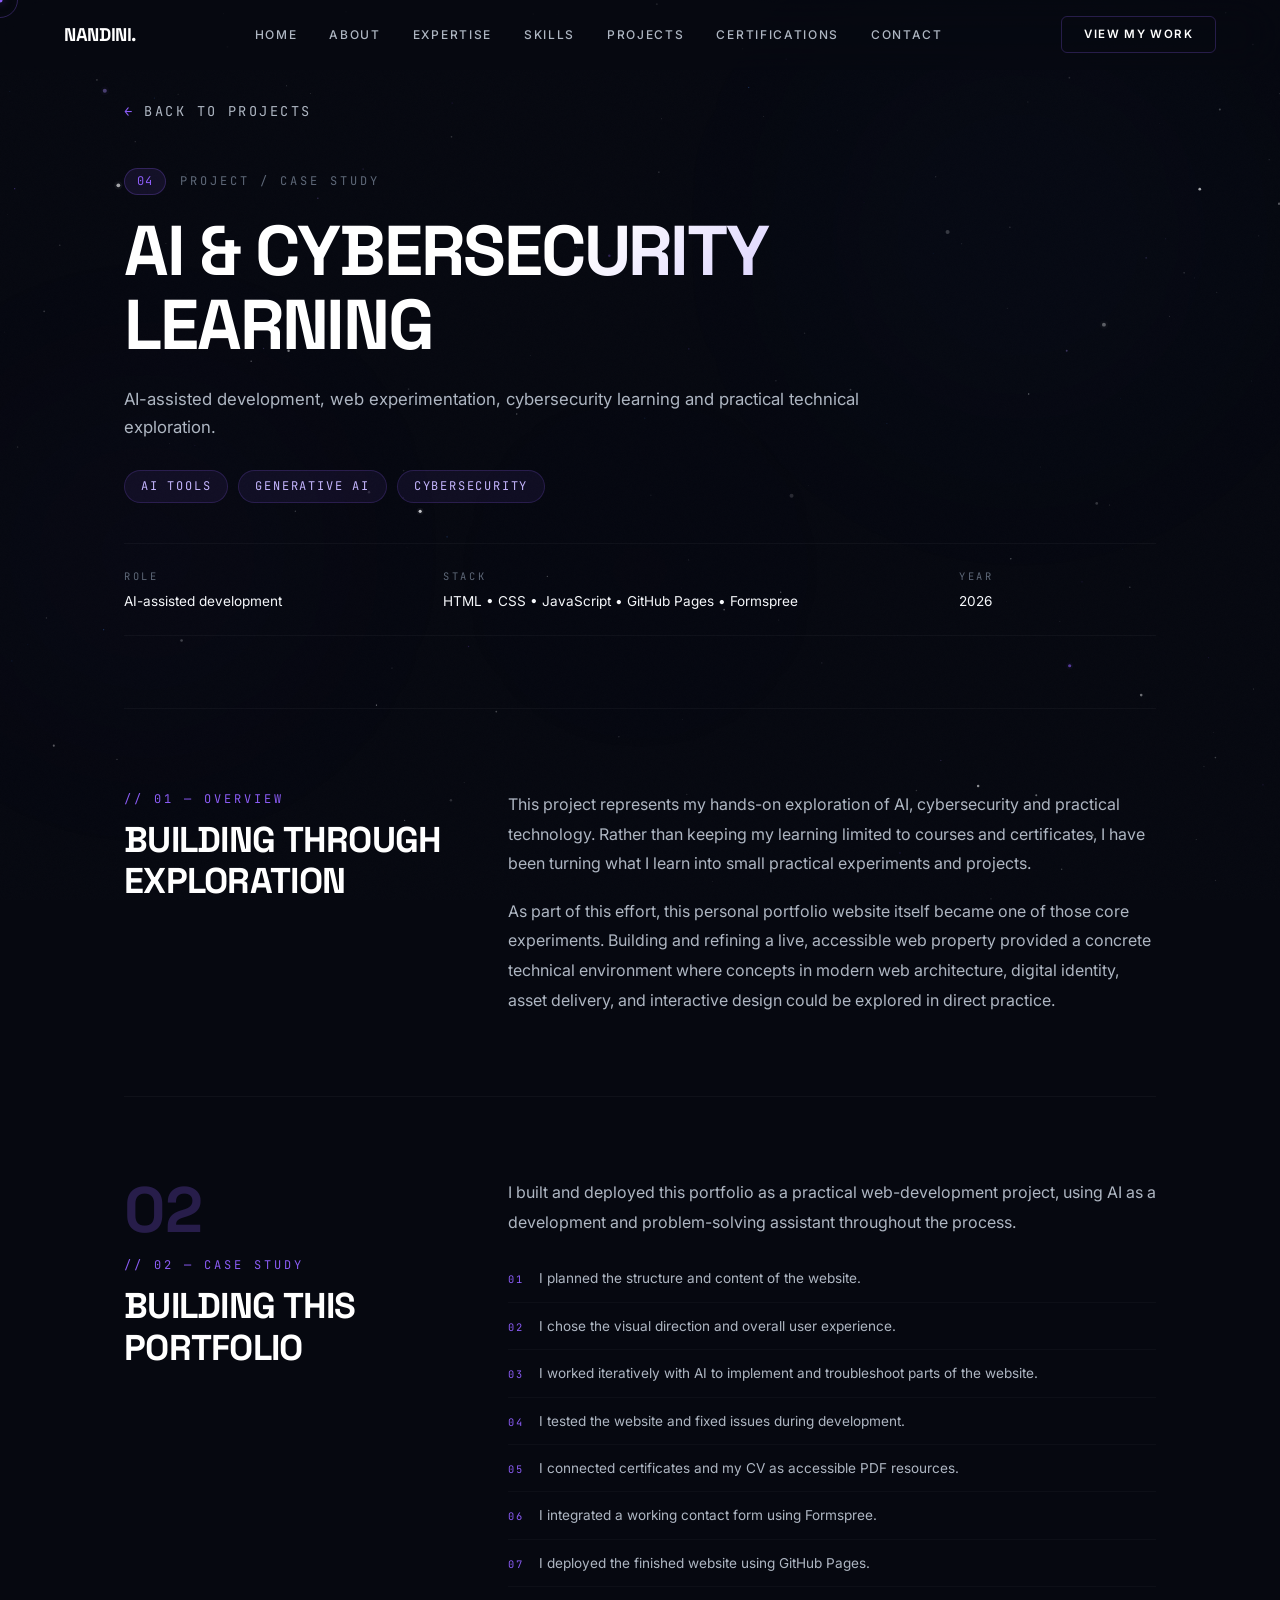
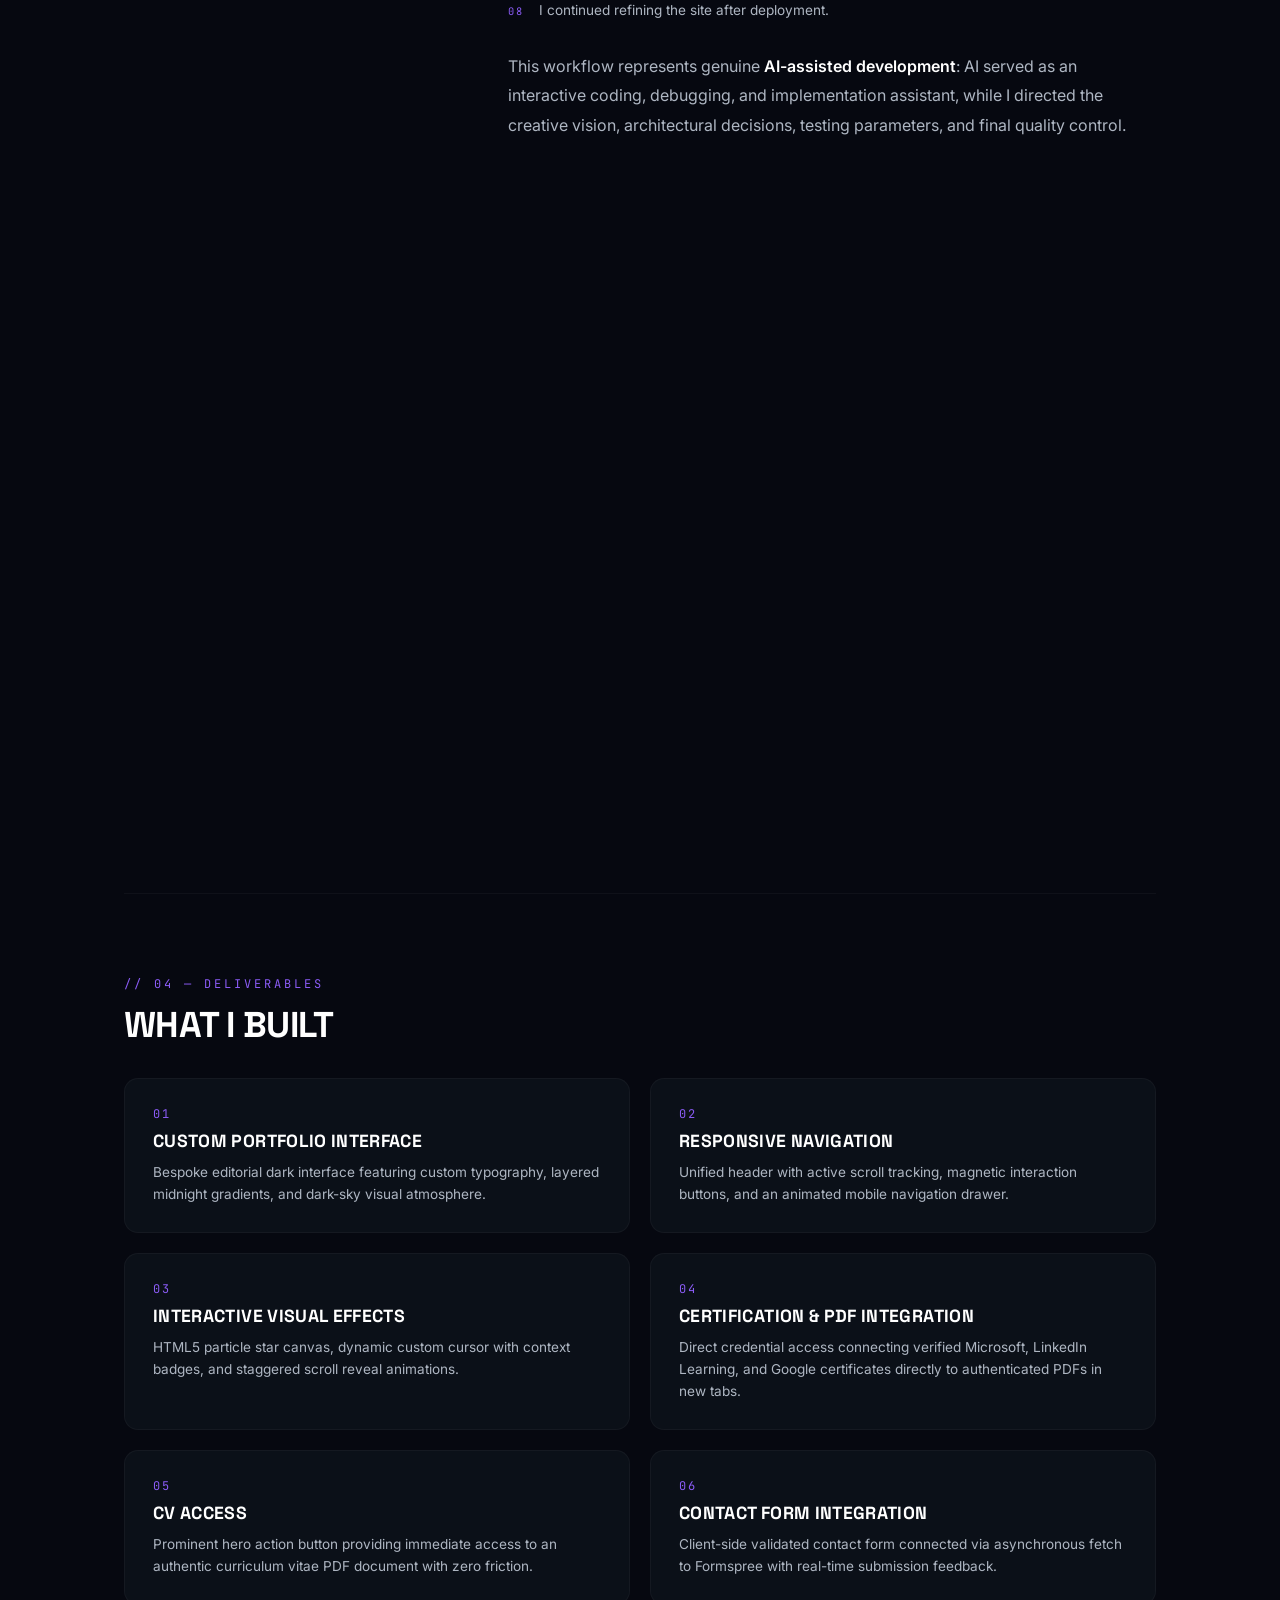
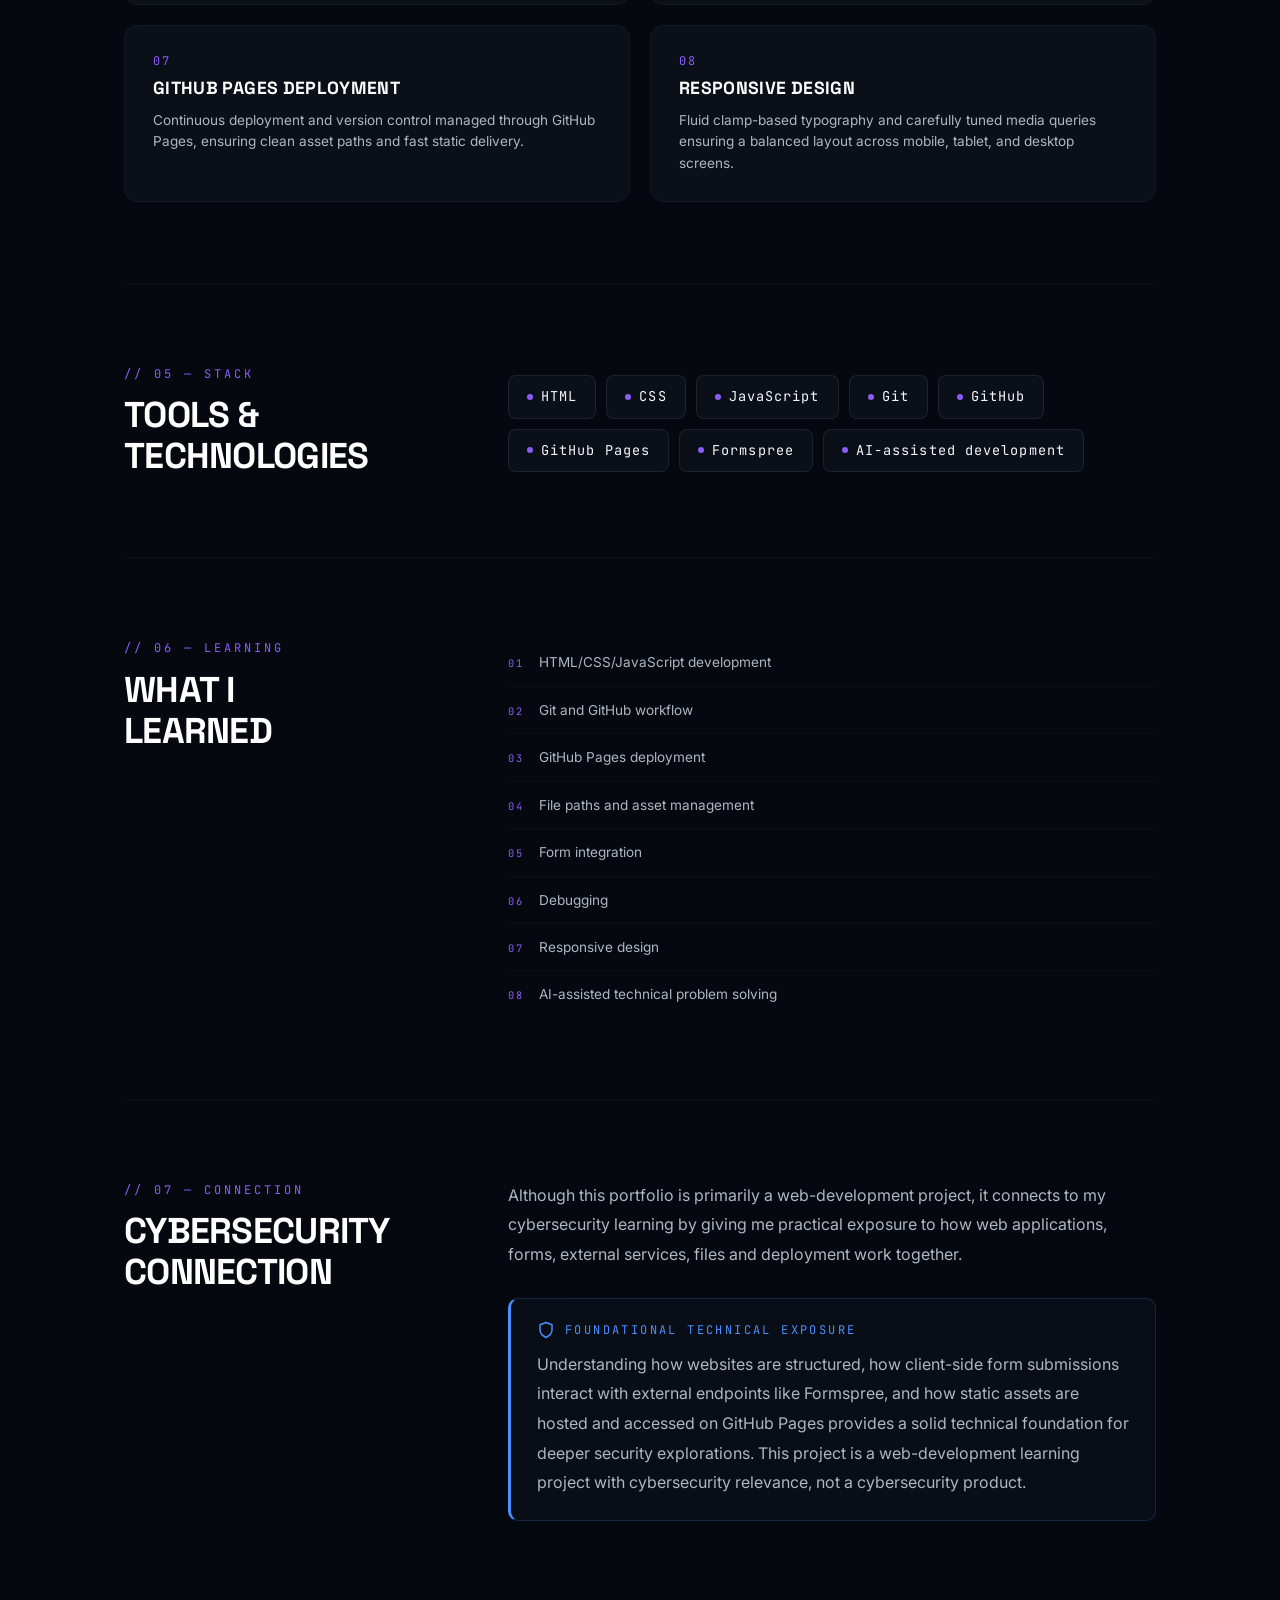
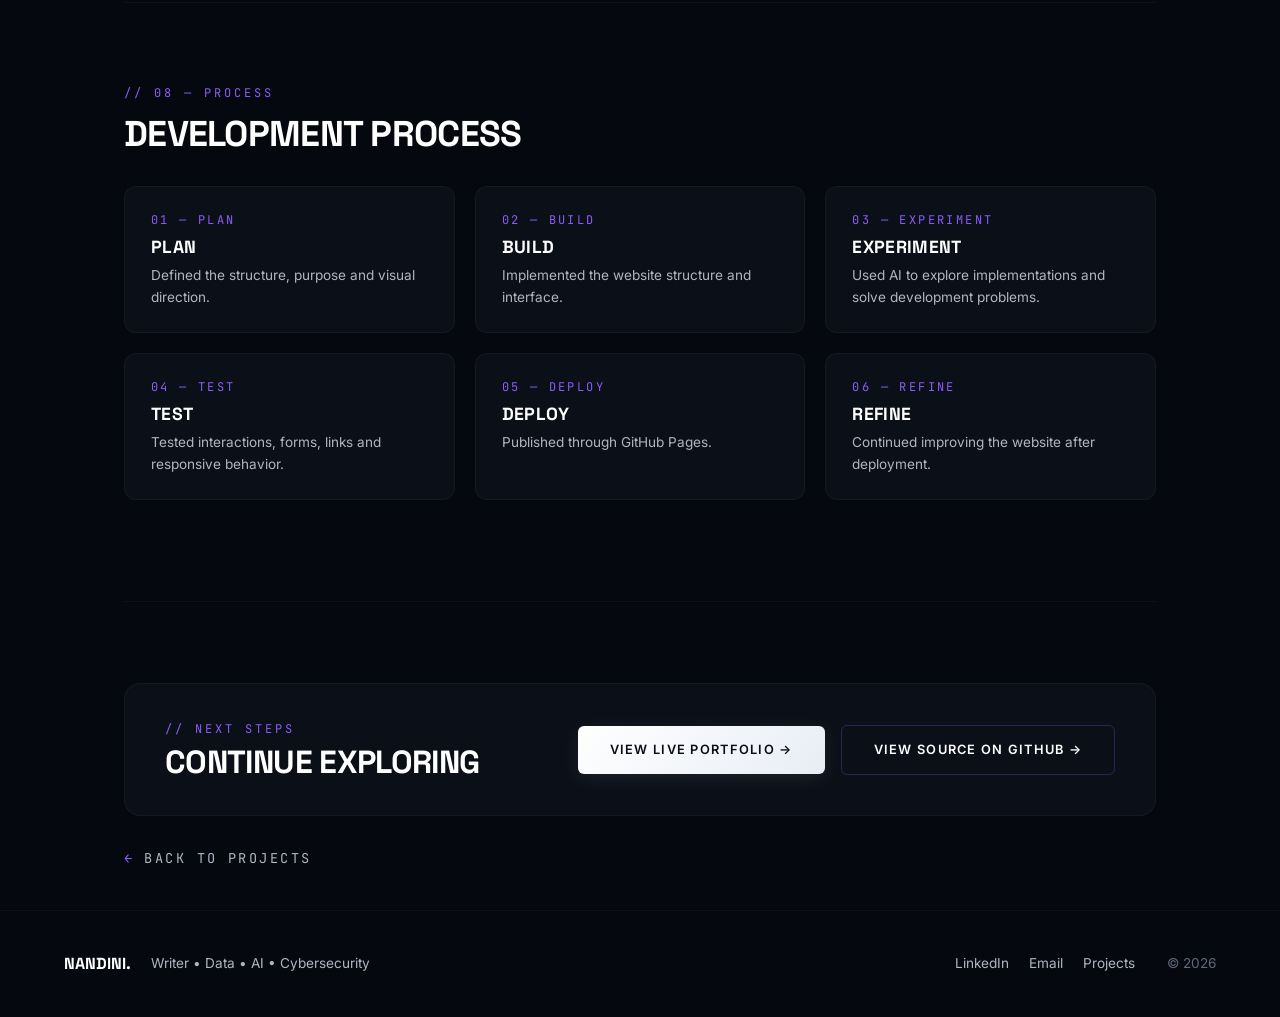
<file: projects/ai-cybersecurity.html>
<!DOCTYPE html>
<html lang="en">
<head>
    <meta charset="UTF-8">
    <meta name="viewport" content="width=device-width, initial-scale=1.0">
    <title>AI &amp; Cybersecurity Learning | Nandini</title>
    <meta name="description" content="AI-assisted development, web experimentation, cybersecurity learning and practical technical exploration by Nandini.">
    <meta name="theme-color" content="#060810">
    <link rel="preconnect" href="https://fonts.googleapis.com">
    <link rel="preconnect" href="https://fonts.gstatic.com" crossorigin>
    <link href="https://fonts.googleapis.com/css2?family=Inter:wght@300;400;500;600;700&family=Space+Grotesk:wght@400;500;600;700&family=JetBrains+Mono:wght@400;500&display=swap" rel="stylesheet">
    <link rel="stylesheet" href="../styles.css">
    <link rel="stylesheet" href="../project.css">
</head>
<body>
    <!-- ==================== PARTICLE CANVAS ==================== -->
    <canvas id="particleCanvas" class="particle-canvas"></canvas>

    <!-- ==================== AMBIENT BACKGROUND ==================== -->
    <div class="ambient-bg">
        <div class="ambient-orb ambient-orb-1"></div>
        <div class="ambient-orb ambient-orb-2"></div>
        <div class="ambient-orb ambient-orb-3"></div>
    </div>

    <!-- ==================== GRAIN OVERLAY ==================== -->
    <div class="grain-overlay"></div>

    <!-- ==================== SCROLL PROGRESS ==================== -->
    <div class="scroll-progress" id="scrollProgress"></div>

    <!-- ==================== CUSTOM CURSOR ==================== -->
    <div class="custom-cursor" id="customCursor"></div>
    <div class="custom-cursor-ring" id="customCursorRing"></div>

    <!-- ==================== NAVBAR ==================== -->
    <nav class="navbar" id="navbar">
        <a href="../index.html" class="nav-logo">NANDINI.</a>
        <div class="nav-links" id="navLinks">
            <a href="../index.html#hero" class="nav-link">Home</a>
            <a href="../index.html#about" class="nav-link">About</a>
            <a href="../index.html#expertise" class="nav-link">Expertise</a>
            <a href="../index.html#skills" class="nav-link">Skills</a>
            <a href="../index.html#projects" class="nav-link active">Projects</a>
            <a href="../index.html#certifications" class="nav-link">Certifications</a>
            <a href="../index.html#contact" class="nav-link">Contact</a>
        </div>
        <a href="../index.html#projects" class="nav-cta">View My Work</a>
        <button class="hamburger" id="hamburger" aria-label="Toggle menu">
            <span></span>
            <span></span>
            <span></span>
        </button>
    </nav>

    <!-- ==================== MOBILE MENU OVERLAY ==================== -->
    <div class="mobile-menu" id="mobileMenu">
        <div class="mobile-menu-links">
            <a href="../index.html#hero" class="mobile-link">Home</a>
            <a href="../index.html#about" class="mobile-link">About</a>
            <a href="../index.html#expertise" class="mobile-link">Expertise</a>
            <a href="../index.html#skills" class="mobile-link">Skills</a>
            <a href="../index.html#projects" class="mobile-link">Projects</a>
            <a href="../index.html#certifications" class="mobile-link">Certifications</a>
            <a href="../index.html#contact" class="mobile-link">Contact</a>
        </div>
    </div>

    <main class="project-page-wrap">
        <!-- ==================== TOP NAVIGATION ==================== -->
        <div class="project-top-nav">
            <a href="../index.html#projects" class="back-link">
                <span class="back-link-arrow">←</span> BACK TO PROJECTS
            </a>
        </div>

        <!-- ==================== 01. HERO (LEFT ALIGNED) ==================== -->
        <section class="project-hero">
            <div class="project-hero-meta-top reveal">
                <span class="project-hero-badge">04</span>
                <span class="project-hero-label">PROJECT / CASE STUDY</span>
            </div>
            <h1 class="project-hero-title reveal delay-1">
                AI &amp; CYBERSECURITY<br>LEARNING
            </h1>
            <p class="project-hero-desc reveal delay-2">
                AI-assisted development, web experimentation, cybersecurity learning and practical technical exploration.
            </p>
            <div class="project-hero-tags reveal delay-3">
                <span class="project-hero-tag">AI Tools</span>
                <span class="project-hero-tag">Generative AI</span>
                <span class="project-hero-tag">Cybersecurity</span>
            </div>

            <!-- Metadata Row -->
            <div class="project-meta-row reveal delay-4">
                <div class="project-meta-item">
                    <span class="project-meta-label">ROLE</span>
                    <span class="project-meta-val">AI-assisted development</span>
                </div>
                <div class="project-meta-item">
                    <span class="project-meta-label">STACK</span>
                    <span class="project-meta-val">HTML • CSS • JavaScript • GitHub Pages • Formspree</span>
                </div>
                <div class="project-meta-item">
                    <span class="project-meta-label">YEAR</span>
                    <span class="project-meta-val">2026</span>
                </div>
            </div>
        </section>

        <!-- ==================== 02. OVERVIEW (ASYMMETRIC 2-COL) ==================== -->
        <section class="editorial-section reveal" id="overview">
            <div class="editorial-split">
                <div class="editorial-left">
                    <span class="editorial-eyebrow">// 01 — OVERVIEW</span>
                    <h2 class="editorial-heading">BUILDING THROUGH<br>EXPLORATION</h2>
                </div>
                <div class="editorial-right">
                    <p class="editorial-text">
                        This project represents my hands-on exploration of AI, cybersecurity and practical technology. Rather than keeping my learning limited to courses and certificates, I have been turning what I learn into small practical experiments and projects.
                    </p>
                    <p class="editorial-text">
                        As part of this effort, this personal portfolio website itself became one of those core experiments. Building and refining a live, accessible web property provided a concrete technical environment where concepts in modern web architecture, digital identity, asset delivery, and interactive design could be explored in direct practice.
                    </p>
                </div>
            </div>
        </section>

        <!-- ==================== 03. BUILDING THIS PORTFOLIO ==================== -->
        <section class="editorial-section reveal" id="building-portfolio">
            <div class="editorial-split">
                <div class="editorial-left">
                    <span class="editorial-num">02</span>
                    <span class="editorial-eyebrow">// 02 — CASE STUDY</span>
                    <h2 class="editorial-heading">BUILDING THIS<br>PORTFOLIO</h2>
                </div>
                <div class="editorial-right">
                    <p class="editorial-text">
                        I built and deployed this portfolio as a practical web-development project, using AI as a development and problem-solving assistant throughout the process.
                    </p>
                    <div class="editorial-list">
                        <div class="editorial-list-item">
                            <span class="editorial-item-num">01</span>
                            <span>I planned the structure and content of the website.</span>
                        </div>
                        <div class="editorial-list-item">
                            <span class="editorial-item-num">02</span>
                            <span>I chose the visual direction and overall user experience.</span>
                        </div>
                        <div class="editorial-list-item">
                            <span class="editorial-item-num">03</span>
                            <span>I worked iteratively with AI to implement and troubleshoot parts of the website.</span>
                        </div>
                        <div class="editorial-list-item">
                            <span class="editorial-item-num">04</span>
                            <span>I tested the website and fixed issues during development.</span>
                        </div>
                        <div class="editorial-list-item">
                            <span class="editorial-item-num">05</span>
                            <span>I connected certificates and my CV as accessible PDF resources.</span>
                        </div>
                        <div class="editorial-list-item">
                            <span class="editorial-item-num">06</span>
                            <span>I integrated a working contact form using Formspree.</span>
                        </div>
                        <div class="editorial-list-item">
                            <span class="editorial-item-num">07</span>
                            <span>I deployed the finished website using GitHub Pages.</span>
                        </div>
                        <div class="editorial-list-item">
                            <span class="editorial-item-num">08</span>
                            <span>I continued refining the site after deployment.</span>
                        </div>
                    </div>
                    <p class="editorial-text">
                        This workflow represents genuine <strong>AI-assisted development</strong>: AI served as an interactive coding, debugging, and implementation assistant, while I directed the creative vision, architectural decisions, testing parameters, and final quality control.
                    </p>
                </div>
            </div>
        </section>

        <!-- ==================== 04. AI-ASSISTED DEVELOPMENT ==================== -->
        <section class="editorial-section reveal" id="how-i-used-ai">
            <div class="editorial-split">
                <div class="editorial-left">
                    <span class="editorial-eyebrow">// 03 — METHODOLOGY</span>
                    <h2 class="editorial-heading">AI-ASSISTED<br>DEVELOPMENT</h2>
                </div>
                <div class="editorial-right">
                    <p class="editorial-text">
                        AI was used as a development assistant rather than as a replacement for decision-making. By leveraging AI across the development lifecycle, technical challenges were explored, diagnosed, and resolved step by step.
                    </p>
                    <div class="highlight-editorial-card">
                        <blockquote class="highlight-editorial-quote">
                            "AI was used as a tool for learning, implementation and problem-solving. I remained responsible for the project's direction, decisions, testing and final result."
                        </blockquote>
                    </div>
                </div>
            </div>

            <!-- Horizontal Grid Underneath -->
            <div class="ai-method-grid reveal delay-2">
                <div class="ai-method-card">
                    <span class="ai-method-num">01</span>
                    <h3 class="ai-method-title">Code exploration</h3>
                </div>
                <div class="ai-method-card">
                    <span class="ai-method-num">02</span>
                    <h3 class="ai-method-title">Debugging</h3>
                </div>
                <div class="ai-method-card">
                    <span class="ai-method-num">03</span>
                    <h3 class="ai-method-title">Implementation</h3>
                </div>
                <div class="ai-method-card">
                    <span class="ai-method-num">04</span>
                    <h3 class="ai-method-title">Problem solving</h3>
                </div>
                <div class="ai-method-card">
                    <span class="ai-method-num">05</span>
                    <h3 class="ai-method-title">Iteration</h3>
                </div>
                <div class="ai-method-card">
                    <span class="ai-method-num">06</span>
                    <h3 class="ai-method-title">Learning</h3>
                </div>
            </div>
        </section>

        <!-- ==================== 05. WHAT I BUILT ==================== -->
        <section class="editorial-section reveal" id="what-i-built">
            <div class="editorial-left" style="margin-bottom: 24px;">
                <span class="editorial-eyebrow">// 04 — DELIVERABLES</span>
                <h2 class="editorial-heading">WHAT I BUILT</h2>
            </div>
            <div class="feature-editorial-grid">
                <div class="feature-editorial-card">
                    <span class="feature-card-num">01</span>
                    <h3 class="feature-card-title">CUSTOM PORTFOLIO INTERFACE</h3>
                    <p class="feature-card-desc">Bespoke editorial dark interface featuring custom typography, layered midnight gradients, and dark-sky visual atmosphere.</p>
                </div>
                <div class="feature-editorial-card">
                    <span class="feature-card-num">02</span>
                    <h3 class="feature-card-title">RESPONSIVE NAVIGATION</h3>
                    <p class="feature-card-desc">Unified header with active scroll tracking, magnetic interaction buttons, and an animated mobile navigation drawer.</p>
                </div>
                <div class="feature-editorial-card">
                    <span class="feature-card-num">03</span>
                    <h3 class="feature-card-title">INTERACTIVE VISUAL EFFECTS</h3>
                    <p class="feature-card-desc">HTML5 particle star canvas, dynamic custom cursor with context badges, and staggered scroll reveal animations.</p>
                </div>
                <div class="feature-editorial-card">
                    <span class="feature-card-num">04</span>
                    <h3 class="feature-card-title">CERTIFICATION &amp; PDF INTEGRATION</h3>
                    <p class="feature-card-desc">Direct credential access connecting verified Microsoft, LinkedIn Learning, and Google certificates directly to authenticated PDFs in new tabs.</p>
                </div>
                <div class="feature-editorial-card">
                    <span class="feature-card-num">05</span>
                    <h3 class="feature-card-title">CV ACCESS</h3>
                    <p class="feature-card-desc">Prominent hero action button providing immediate access to an authentic curriculum vitae PDF document with zero friction.</p>
                </div>
                <div class="feature-editorial-card">
                    <span class="feature-card-num">06</span>
                    <h3 class="feature-card-title">CONTACT FORM INTEGRATION</h3>
                    <p class="feature-card-desc">Client-side validated contact form connected via asynchronous fetch to Formspree with real-time submission feedback.</p>
                </div>
                <div class="feature-editorial-card">
                    <span class="feature-card-num">07</span>
                    <h3 class="feature-card-title">GITHUB PAGES DEPLOYMENT</h3>
                    <p class="feature-card-desc">Continuous deployment and version control managed through GitHub Pages, ensuring clean asset paths and fast static delivery.</p>
                </div>
                <div class="feature-editorial-card">
                    <span class="feature-card-num">08</span>
                    <h3 class="feature-card-title">RESPONSIVE DESIGN</h3>
                    <p class="feature-card-desc">Fluid clamp-based typography and carefully tuned media queries ensuring a balanced layout across mobile, tablet, and desktop screens.</p>
                </div>
            </div>
        </section>

        <!-- ==================== 06. TOOLS & TECHNOLOGIES ==================== -->
        <section class="editorial-section reveal" id="tools-technologies">
            <div class="editorial-split">
                <div class="editorial-left">
                    <span class="editorial-eyebrow">// 05 — STACK</span>
                    <h2 class="editorial-heading">TOOLS &amp;<br>TECHNOLOGIES</h2>
                </div>
                <div class="editorial-right">
                    <div class="tech-editorial-wrap">
                        <span class="tech-editorial-chip"><span class="tech-editorial-dot"></span>HTML</span>
                        <span class="tech-editorial-chip"><span class="tech-editorial-dot"></span>CSS</span>
                        <span class="tech-editorial-chip"><span class="tech-editorial-dot"></span>JavaScript</span>
                        <span class="tech-editorial-chip"><span class="tech-editorial-dot"></span>Git</span>
                        <span class="tech-editorial-chip"><span class="tech-editorial-dot"></span>GitHub</span>
                        <span class="tech-editorial-chip"><span class="tech-editorial-dot"></span>GitHub Pages</span>
                        <span class="tech-editorial-chip"><span class="tech-editorial-dot"></span>Formspree</span>
                        <span class="tech-editorial-chip"><span class="tech-editorial-dot"></span>AI-assisted development</span>
                    </div>
                </div>
            </div>
        </section>

        <!-- ==================== 07. WHAT I LEARNED ==================== -->
        <section class="editorial-section reveal" id="what-i-learned">
            <div class="editorial-split">
                <div class="editorial-left">
                    <span class="editorial-eyebrow">// 06 — LEARNING</span>
                    <h2 class="editorial-heading">WHAT I<br>LEARNED</h2>
                </div>
                <div class="editorial-right">
                    <div class="editorial-list">
                        <div class="editorial-list-item">
                            <span class="editorial-item-num">01</span>
                            <span>HTML/CSS/JavaScript development</span>
                        </div>
                        <div class="editorial-list-item">
                            <span class="editorial-item-num">02</span>
                            <span>Git and GitHub workflow</span>
                        </div>
                        <div class="editorial-list-item">
                            <span class="editorial-item-num">03</span>
                            <span>GitHub Pages deployment</span>
                        </div>
                        <div class="editorial-list-item">
                            <span class="editorial-item-num">04</span>
                            <span>File paths and asset management</span>
                        </div>
                        <div class="editorial-list-item">
                            <span class="editorial-item-num">05</span>
                            <span>Form integration</span>
                        </div>
                        <div class="editorial-list-item">
                            <span class="editorial-item-num">06</span>
                            <span>Debugging</span>
                        </div>
                        <div class="editorial-list-item">
                            <span class="editorial-item-num">07</span>
                            <span>Responsive design</span>
                        </div>
                        <div class="editorial-list-item">
                            <span class="editorial-item-num">08</span>
                            <span>AI-assisted technical problem solving</span>
                        </div>
                    </div>
                </div>
            </div>
        </section>

        <!-- ==================== 08. CYBERSECURITY CONNECTION ==================== -->
        <section class="editorial-section reveal" id="cybersecurity-connection">
            <div class="editorial-split">
                <div class="editorial-left">
                    <span class="editorial-eyebrow">// 07 — CONNECTION</span>
                    <h2 class="editorial-heading">CYBERSECURITY<br>CONNECTION</h2>
                </div>
                <div class="editorial-right">
                    <p class="editorial-text">
                        Although this portfolio is primarily a web-development project, it connects to my cybersecurity learning by giving me practical exposure to how web applications, forms, external services, files and deployment work together.
                    </p>
                    <div class="security-editorial-note">
                        <div class="security-editorial-header">
                            <svg width="18" height="18" viewBox="0 0 24 24" fill="none" stroke="currentColor" stroke-width="2" stroke-linecap="round" stroke-linejoin="round">
                                <path d="M12 22s8-4 8-10V5l-8-3-8 3v7c0 6 8 10 8 10z"></path>
                            </svg>
                            <span>Foundational Technical Exposure</span>
                        </div>
                        <p class="editorial-text" style="margin-bottom:0;">
                            Understanding how websites are structured, how client-side form submissions interact with external endpoints like Formspree, and how static assets are hosted and accessed on GitHub Pages provides a solid technical foundation for deeper security explorations. This project is a web-development learning project with cybersecurity relevance, not a cybersecurity product.
                        </p>
                    </div>
                </div>
            </div>
        </section>

        <!-- ==================== 09. DEVELOPMENT PROCESS ==================== -->
        <section class="editorial-section reveal" id="development-process">
            <div class="editorial-left" style="margin-bottom: 24px;">
                <span class="editorial-eyebrow">// 08 — PROCESS</span>
                <h2 class="editorial-heading">DEVELOPMENT PROCESS</h2>
            </div>
            <div class="process-editorial-grid">
                <div class="process-editorial-card">
                    <span class="process-card-step">01 — PLAN</span>
                    <h3 class="process-card-title">PLAN</h3>
                    <p class="process-card-desc">Defined the structure, purpose and visual direction.</p>
                </div>
                <div class="process-editorial-card">
                    <span class="process-card-step">02 — BUILD</span>
                    <h3 class="process-card-title">BUILD</h3>
                    <p class="process-card-desc">Implemented the website structure and interface.</p>
                </div>
                <div class="process-editorial-card">
                    <span class="process-card-step">03 — EXPERIMENT</span>
                    <h3 class="process-card-title">EXPERIMENT</h3>
                    <p class="process-card-desc">Used AI to explore implementations and solve development problems.</p>
                </div>
                <div class="process-editorial-card">
                    <span class="process-card-step">04 — TEST</span>
                    <h3 class="process-card-title">TEST</h3>
                    <p class="process-card-desc">Tested interactions, forms, links and responsive behavior.</p>
                </div>
                <div class="process-editorial-card">
                    <span class="process-card-step">05 — DEPLOY</span>
                    <h3 class="process-card-title">DEPLOY</h3>
                    <p class="process-card-desc">Published through GitHub Pages.</p>
                </div>
                <div class="process-editorial-card">
                    <span class="process-card-step">06 — REFINE</span>
                    <h3 class="process-card-title">REFINE</h3>
                    <p class="process-card-desc">Continued improving the website after deployment.</p>
                </div>
            </div>
        </section>

        <!-- ==================== 10. FINAL ACTION PANEL ==================== -->
        <section class="final-action-section reveal">
            <div class="final-action-panel">
                <div class="final-action-left">
                    <span class="final-action-eyebrow">// NEXT STEPS</span>
                    <h2 class="final-action-title">CONTINUE EXPLORING</h2>
                </div>
                <div class="final-action-buttons">
                    <a href="https://nandiniitpath.github.io/Nandini/" target="_blank" rel="noopener noreferrer" class="btn btn-primary magnetic">VIEW LIVE PORTFOLIO →</a>
                    <a href="https://github.com/nandiniitpath/Nandini" target="_blank" rel="noopener noreferrer" class="btn btn-secondary magnetic">VIEW SOURCE ON GITHUB →</a>
                </div>
            </div>
            <div class="final-bottom-nav">
                <a href="../index.html#projects" class="back-link">
                    <span class="back-link-arrow">←</span> BACK TO PROJECTS
                </a>
            </div>
        </section>
    </main>

    <!-- ==================== FOOTER ==================== -->
    <footer class="footer">
        <div class="footer-content">
            <div class="footer-left">
                <span class="footer-logo">NANDINI.</span>
                <span class="footer-tagline">Writer • Data • AI • Cybersecurity</span>
            </div>
            <div class="footer-right">
                <div class="footer-links">
                    <a href="https://linkedin.com/in/nandini-itpath" target="_blank" rel="noopener" class="footer-link">LinkedIn</a>
                    <a href="mailto:nandini.itpath@gmail.com" class="footer-link">Email</a>
                    <a href="../index.html#projects" class="footer-link">Projects</a>
                </div>
                <span class="footer-year">© 2026</span>
            </div>
        </div>
    </footer>

    <!-- ==================== TOAST NOTIFICATION ==================== -->
    <div class="toast" id="toast">
        <span class="toast-message" id="toastMessage"></span>
    </div>

    <script src="../script.js"></script>
</body>
</html>
</file>
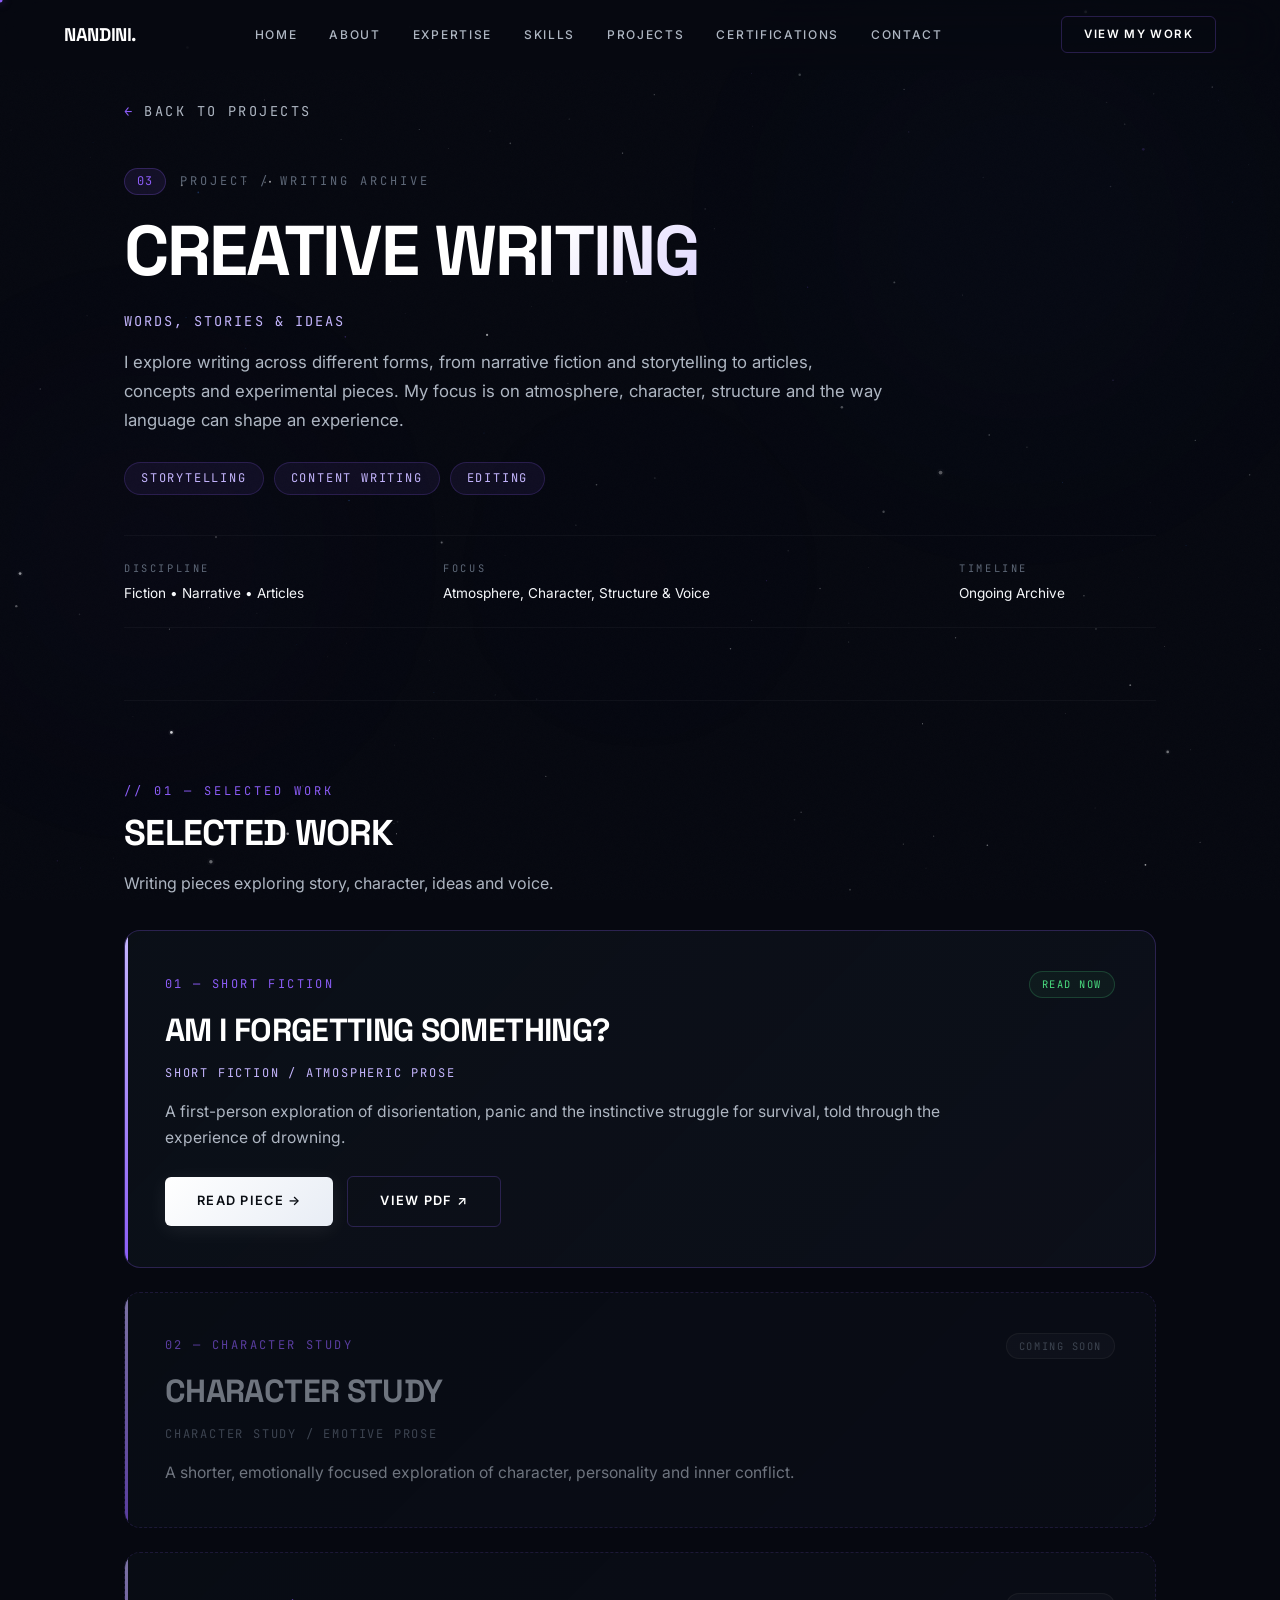
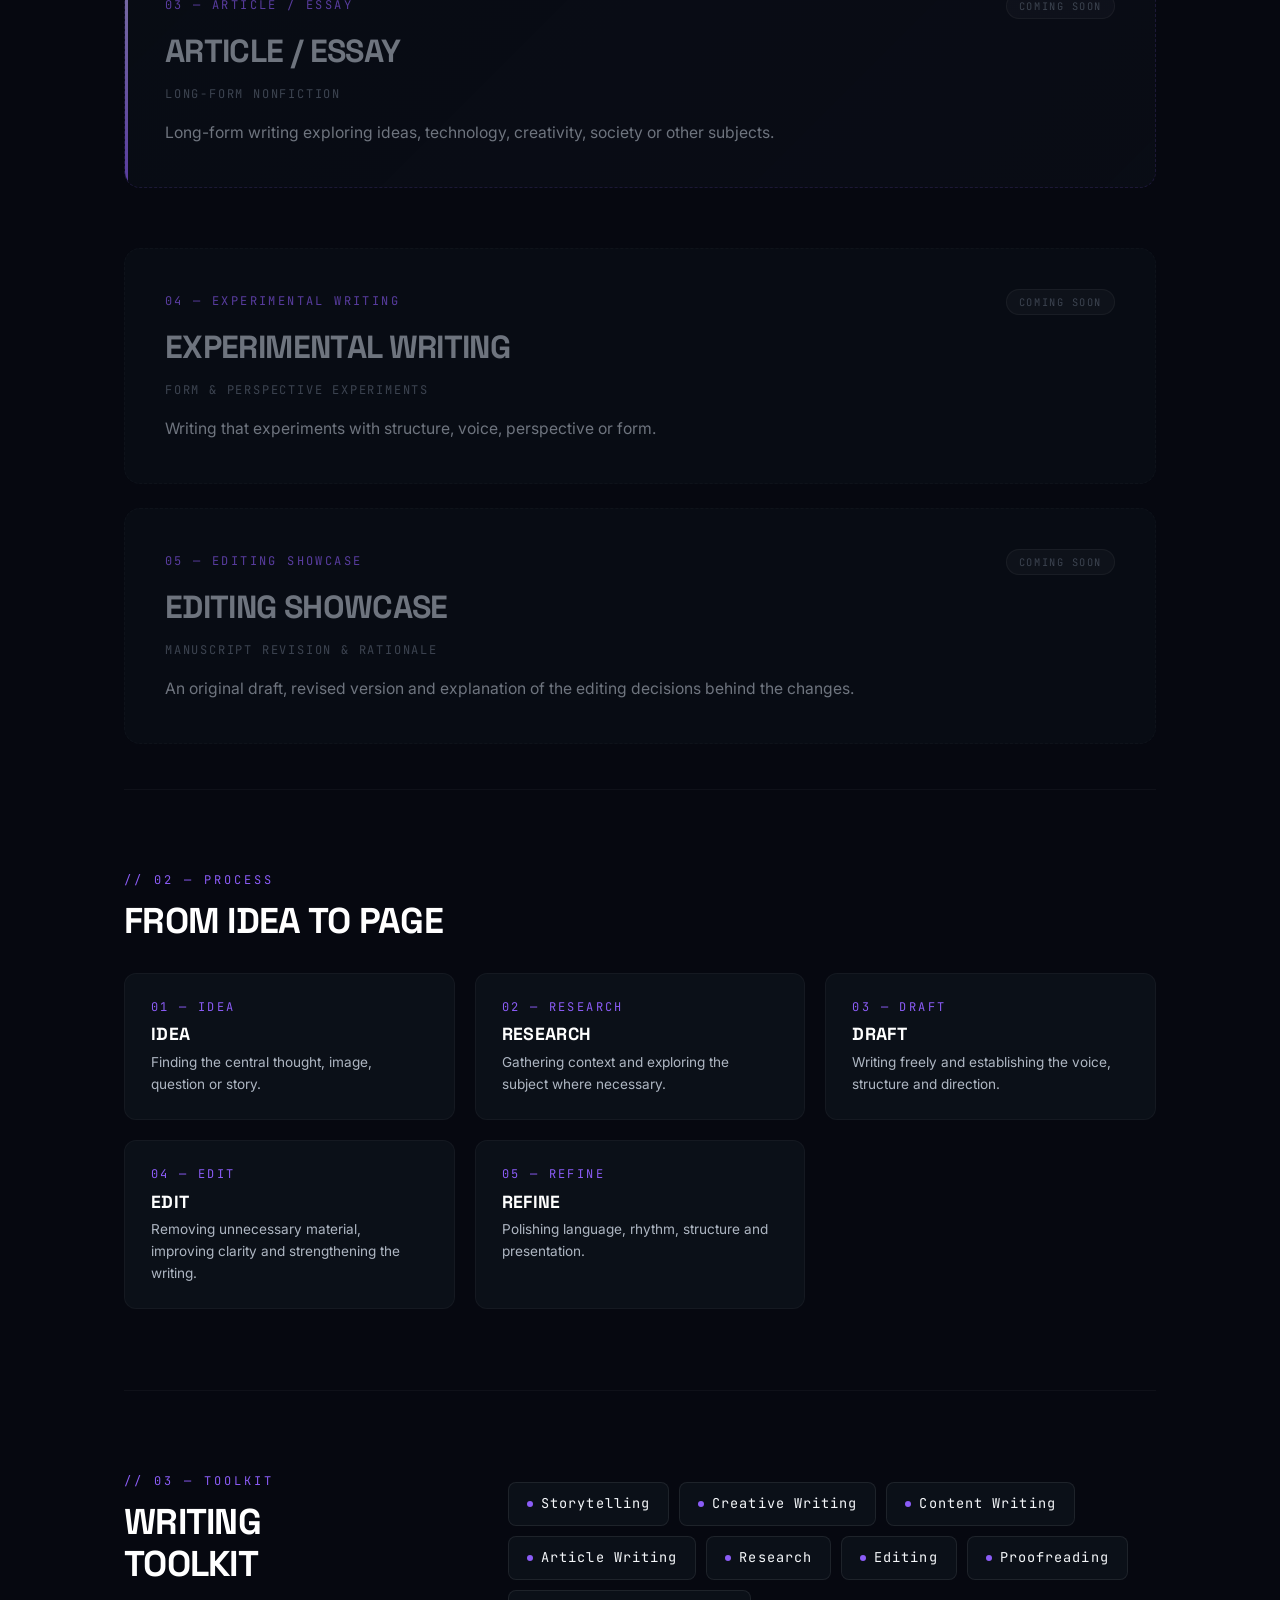
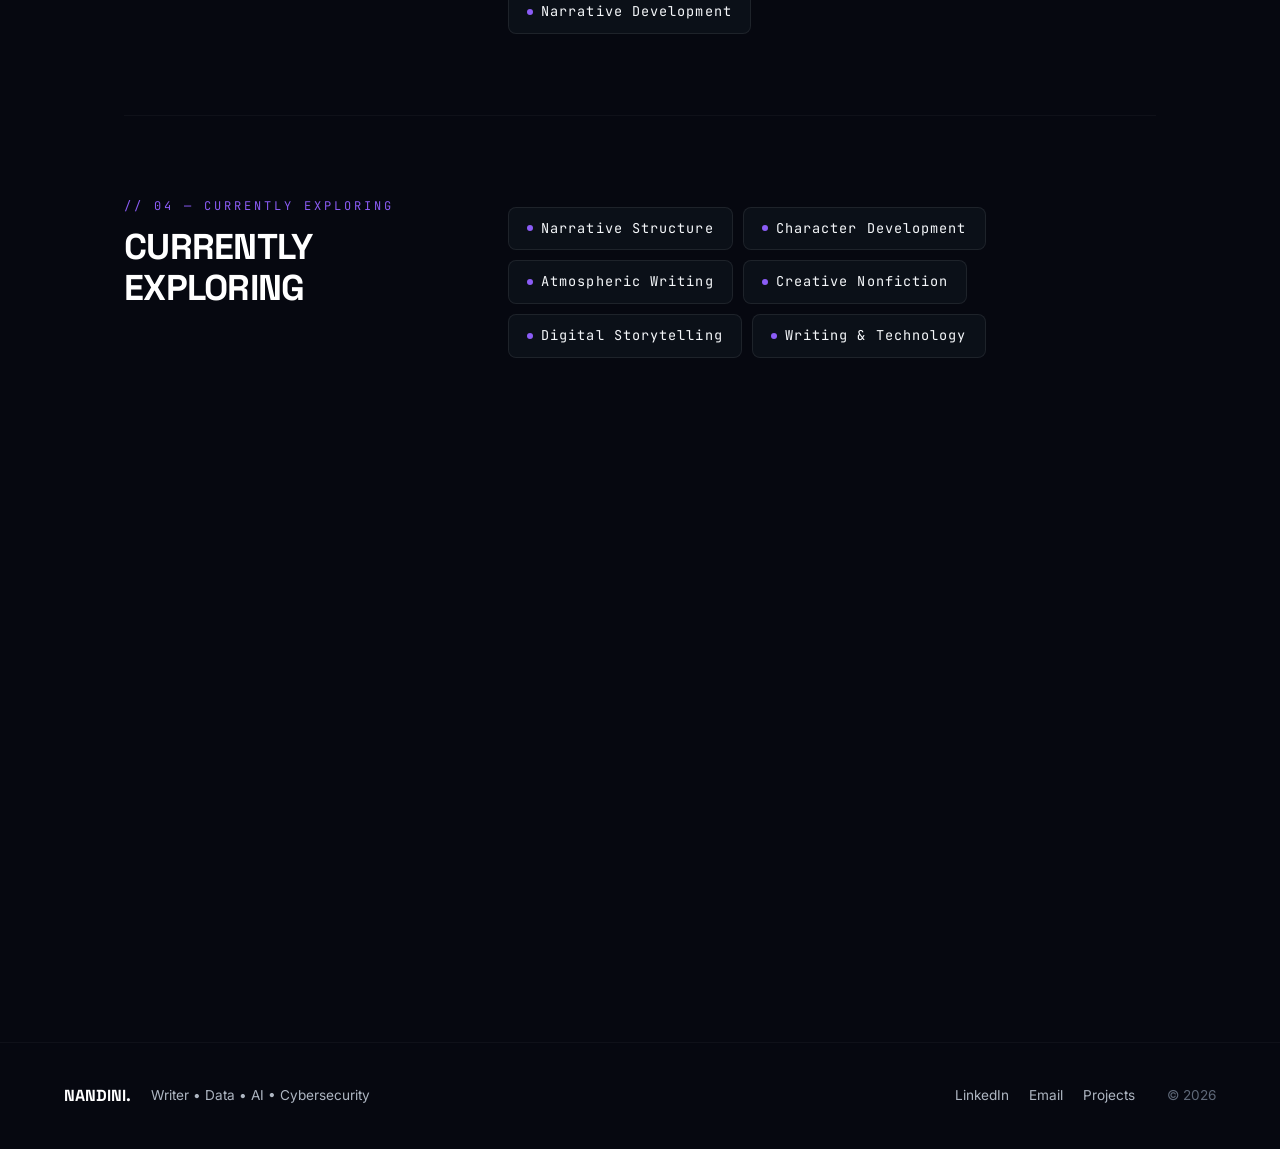
<file: projects/creative-writing.html>
<!DOCTYPE html>
<html lang="en">
<head>
    <meta charset="UTF-8">
    <meta name="viewport" content="width=device-width, initial-scale=1.0">
    <title>Creative Writing | Nandini</title>
    <meta name="description" content="Articles, stories, narrative concepts and experimental writing by Nandini.">
    <meta name="theme-color" content="#060810">
    <link rel="preconnect" href="https://fonts.googleapis.com">
    <link rel="preconnect" href="https://fonts.gstatic.com" crossorigin>
    <link href="https://fonts.googleapis.com/css2?family=Inter:wght@300;400;500;600;700&family=Space+Grotesk:wght@400;500;600;700&family=JetBrains+Mono:wght@400;500&display=swap" rel="stylesheet">
    <link rel="stylesheet" href="../styles.css">
    <link rel="stylesheet" href="../project.css">
</head>
<body>
    <!-- ==================== PARTICLE CANVAS ==================== -->
    <canvas id="particleCanvas" class="particle-canvas"></canvas>

    <!-- ==================== AMBIENT BACKGROUND ==================== -->
    <div class="ambient-bg">
        <div class="ambient-orb ambient-orb-1"></div>
        <div class="ambient-orb ambient-orb-2"></div>
        <div class="ambient-orb ambient-orb-3"></div>
    </div>

    <!-- ==================== GRAIN OVERLAY ==================== -->
    <div class="grain-overlay"></div>

    <!-- ==================== SCROLL PROGRESS ==================== -->
    <div class="scroll-progress" id="scrollProgress"></div>

    <!-- ==================== CUSTOM CURSOR ==================== -->
    <div class="custom-cursor" id="customCursor"></div>
    <div class="custom-cursor-ring" id="customCursorRing"></div>

    <!-- ==================== NAVBAR ==================== -->
    <nav class="navbar" id="navbar">
        <a href="../index.html" class="nav-logo">NANDINI.</a>
        <div class="nav-links" id="navLinks">
            <a href="../index.html#hero" class="nav-link">Home</a>
            <a href="../index.html#about" class="nav-link">About</a>
            <a href="../index.html#expertise" class="nav-link">Expertise</a>
            <a href="../index.html#skills" class="nav-link">Skills</a>
            <a href="../index.html#projects" class="nav-link active">Projects</a>
            <a href="../index.html#certifications" class="nav-link">Certifications</a>
            <a href="../index.html#contact" class="nav-link">Contact</a>
        </div>
        <a href="../index.html#projects" class="nav-cta">View My Work</a>
        <button class="hamburger" id="hamburger" aria-label="Toggle menu">
            <span></span>
            <span></span>
            <span></span>
        </button>
    </nav>

    <!-- ==================== MOBILE MENU OVERLAY ==================== -->
    <div class="mobile-menu" id="mobileMenu">
        <div class="mobile-menu-links">
            <a href="../index.html#hero" class="mobile-link">Home</a>
            <a href="../index.html#about" class="mobile-link">About</a>
            <a href="../index.html#expertise" class="mobile-link">Expertise</a>
            <a href="../index.html#skills" class="mobile-link">Skills</a>
            <a href="../index.html#projects" class="mobile-link">Projects</a>
            <a href="../index.html#certifications" class="mobile-link">Certifications</a>
            <a href="../index.html#contact" class="mobile-link">Contact</a>
        </div>
    </div>

    <main class="project-page-wrap">
        <!-- ==================== TOP NAVIGATION ==================== -->
        <div class="project-top-nav">
            <a href="../index.html#projects" class="back-link">
                <span class="back-link-arrow">←</span> BACK TO PROJECTS
            </a>
        </div>

        <!-- ==================== HERO SECTION ==================== -->
        <section class="project-hero">
            <div class="project-hero-meta-top reveal">
                <span class="project-hero-badge">03</span>
                <span class="project-hero-label">PROJECT / WRITING ARCHIVE</span>
            </div>
            <h1 class="project-hero-title reveal delay-1">
                CREATIVE WRITING
            </h1>
            <p class="story-subtitle reveal delay-2" style="margin-bottom: 16px;">
                WORDS, STORIES &amp; IDEAS
            </p>
            <p class="project-hero-desc reveal delay-2">
                I explore writing across different forms, from narrative fiction and storytelling to articles, concepts and experimental pieces. My focus is on atmosphere, character, structure and the way language can shape an experience.
            </p>
            <div class="project-hero-tags reveal delay-3">
                <span class="project-hero-tag">Storytelling</span>
                <span class="project-hero-tag">Content Writing</span>
                <span class="project-hero-tag">Editing</span>
            </div>

            <!-- Metadata Row -->
            <div class="project-meta-row reveal delay-4">
                <div class="project-meta-item">
                    <span class="project-meta-label">DISCIPLINE</span>
                    <span class="project-meta-val">Fiction • Narrative • Articles</span>
                </div>
                <div class="project-meta-item">
                    <span class="project-meta-label">FOCUS</span>
                    <span class="project-meta-val">Atmosphere, Character, Structure &amp; Voice</span>
                </div>
                <div class="project-meta-item">
                    <span class="project-meta-label">TIMELINE</span>
                    <span class="project-meta-val">Ongoing Archive</span>
                </div>
            </div>
        </section>

        <!-- ==================== 01. SELECTED WORK ==================== -->
        <section class="editorial-section reveal" id="selected-work">
            <div class="editorial-left" style="margin-bottom: 12px;">
                <span class="editorial-eyebrow">// 01 — SELECTED WORK</span>
                <h2 class="editorial-heading">SELECTED WORK</h2>
                <p class="editorial-text" style="margin-top: 6px; color: var(--text-secondary);">
                    Writing pieces exploring story, character, ideas and voice.
                </p>
            </div>

            <div class="writing-archive-grid">
                <!-- 01 — SHORT FICTION (ACTIVE) -->
                <article class="writing-card active reveal delay-1">
                    <div class="writing-card-header">
                        <span class="writing-card-category">01 — SHORT FICTION</span>
                        <span class="writing-card-badge" style="color: #4ade80; border-color: rgba(74, 222, 128, 0.2); background: rgba(74, 222, 128, 0.05);">READ NOW</span>
                    </div>
                    <h3 class="writing-card-title">AM I FORGETTING SOMETHING?</h3>
                    <div class="writing-card-type">SHORT FICTION / ATMOSPHERIC PROSE</div>
                    <p class="writing-card-desc">
                        A first-person exploration of disorientation, panic and the instinctive struggle for survival, told through the experience of drowning.
                    </p>
                    <div class="writing-card-actions">
                        <a href="writing/am-i-forgetting-something.html" class="btn btn-primary magnetic">READ PIECE →</a>
                        <a href="../assets/writing/AM_I_FORGETTING_SOMETHING_WATERMARKED.pdf" target="_blank" rel="noopener noreferrer" class="btn btn-secondary magnetic">VIEW PDF ↗</a>
                    </div>
                </article>

                <!-- 02 — CHARACTER STUDY (COMING SOON) -->
                <article class="writing-card coming-soon reveal delay-2">
                    <div class="writing-card-header">
                        <span class="writing-card-category">02 — CHARACTER STUDY</span>
                        <span class="writing-card-badge">COMING SOON</span>
                    </div>
                    <h3 class="writing-card-title" style="color: var(--text-secondary);">CHARACTER STUDY</h3>
                    <div class="writing-card-type" style="color: var(--text-muted);">CHARACTER STUDY / EMOTIVE PROSE</div>
                    <p class="writing-card-desc">
                        A shorter, emotionally focused exploration of character, personality and inner conflict.
                    </p>
                </article>

                <!-- 03 — ARTICLE / ESSAY (COMING SOON) -->
                <article class="writing-card coming-soon reveal delay-3">
                    <div class="writing-card-header">
                        <span class="writing-card-category">03 — ARTICLE / ESSAY</span>
                        <span class="writing-card-badge">COMING SOON</span>
                    </div>
                    <h3 class="writing-card-title" style="color: var(--text-secondary);">ARTICLE / ESSAY</h3>
                    <div class="writing-card-type" style="color: var(--text-muted);">LONG-FORM NONFICTION</div>
                    <p class="writing-card-desc">
                        Long-form writing exploring ideas, technology, creativity, society or other subjects.
                    </p>
                </article>

                <!-- 04 — EXPERIMENTAL WRITING (COMING SOON) -->
                <article class="writing-card coming-soon reveal delay-4">
                    <div class="writing-card-header">
                        <span class="writing-card-category">04 — EXPERIMENTAL WRITING</span>
                        <span class="writing-card-badge">COMING SOON</span>
                    </div>
                    <h3 class="writing-card-title" style="color: var(--text-secondary);">EXPERIMENTAL WRITING</h3>
                    <div class="writing-card-type" style="color: var(--text-muted);">FORM &amp; PERSPECTIVE EXPERIMENTS</div>
                    <p class="writing-card-desc">
                        Writing that experiments with structure, voice, perspective or form.
                    </p>
                </article>

                <!-- 05 — EDITING SHOWCASE (COMING SOON) -->
                <article class="writing-card coming-soon reveal delay-5">
                    <div class="writing-card-header">
                        <span class="writing-card-category">05 — EDITING SHOWCASE</span>
                        <span class="writing-card-badge">COMING SOON</span>
                    </div>
                    <h3 class="writing-card-title" style="color: var(--text-secondary);">EDITING SHOWCASE</h3>
                    <div class="writing-card-type" style="color: var(--text-muted);">MANUSCRIPT REVISION &amp; RATIONALE</div>
                    <p class="writing-card-desc">
                        An original draft, revised version and explanation of the editing decisions behind the changes.
                    </p>
                </article>
            </div>
        </section>

        <!-- ==================== 02. WRITING PROCESS ==================== -->
        <section class="editorial-section reveal" id="process">
            <div class="editorial-left" style="margin-bottom: 24px;">
                <span class="editorial-eyebrow">// 02 — PROCESS</span>
                <h2 class="editorial-heading">FROM IDEA TO PAGE</h2>
            </div>
            <div class="process-editorial-grid">
                <div class="process-editorial-card">
                    <span class="process-card-step">01 — IDEA</span>
                    <h3 class="process-card-title">IDEA</h3>
                    <p class="process-card-desc">Finding the central thought, image, question or story.</p>
                </div>
                <div class="process-editorial-card">
                    <span class="process-card-step">02 — RESEARCH</span>
                    <h3 class="process-card-title">RESEARCH</h3>
                    <p class="process-card-desc">Gathering context and exploring the subject where necessary.</p>
                </div>
                <div class="process-editorial-card">
                    <span class="process-card-step">03 — DRAFT</span>
                    <h3 class="process-card-title">DRAFT</h3>
                    <p class="process-card-desc">Writing freely and establishing the voice, structure and direction.</p>
                </div>
                <div class="process-editorial-card">
                    <span class="process-card-step">04 — EDIT</span>
                    <h3 class="process-card-title">EDIT</h3>
                    <p class="process-card-desc">Removing unnecessary material, improving clarity and strengthening the writing.</p>
                </div>
                <div class="process-editorial-card">
                    <span class="process-card-step">05 — REFINE</span>
                    <h3 class="process-card-title">REFINE</h3>
                    <p class="process-card-desc">Polishing language, rhythm, structure and presentation.</p>
                </div>
            </div>
        </section>

        <!-- ==================== 03. WRITING TOOLKIT ==================== -->
        <section class="editorial-section reveal" id="toolkit">
            <div class="editorial-split">
                <div class="editorial-left">
                    <span class="editorial-eyebrow">// 03 — TOOLKIT</span>
                    <h2 class="editorial-heading">WRITING<br>TOOLKIT</h2>
                </div>
                <div class="editorial-right">
                    <div class="tech-editorial-wrap">
                        <span class="tech-editorial-chip"><span class="tech-editorial-dot"></span>Storytelling</span>
                        <span class="tech-editorial-chip"><span class="tech-editorial-dot"></span>Creative Writing</span>
                        <span class="tech-editorial-chip"><span class="tech-editorial-dot"></span>Content Writing</span>
                        <span class="tech-editorial-chip"><span class="tech-editorial-dot"></span>Article Writing</span>
                        <span class="tech-editorial-chip"><span class="tech-editorial-dot"></span>Research</span>
                        <span class="tech-editorial-chip"><span class="tech-editorial-dot"></span>Editing</span>
                        <span class="tech-editorial-chip"><span class="tech-editorial-dot"></span>Proofreading</span>
                        <span class="tech-editorial-chip"><span class="tech-editorial-dot"></span>Narrative Development</span>
                    </div>
                </div>
            </div>
        </section>

        <!-- ==================== 04. CURRENTLY EXPLORING ==================== -->
        <section class="editorial-section reveal" id="exploring">
            <div class="editorial-split">
                <div class="editorial-left">
                    <span class="editorial-eyebrow">// 04 — CURRENTLY EXPLORING</span>
                    <h2 class="editorial-heading">CURRENTLY<br>EXPLORING</h2>
                </div>
                <div class="editorial-right">
                    <div class="tech-editorial-wrap">
                        <span class="tech-editorial-chip"><span class="tech-editorial-dot"></span>Narrative Structure</span>
                        <span class="tech-editorial-chip"><span class="tech-editorial-dot"></span>Character Development</span>
                        <span class="tech-editorial-chip"><span class="tech-editorial-dot"></span>Atmospheric Writing</span>
                        <span class="tech-editorial-chip"><span class="tech-editorial-dot"></span>Creative Nonfiction</span>
                        <span class="tech-editorial-chip"><span class="tech-editorial-dot"></span>Digital Storytelling</span>
                        <span class="tech-editorial-chip"><span class="tech-editorial-dot"></span>Writing &amp; Technology</span>
                    </div>
                </div>
            </div>
        </section>

        <!-- ==================== WRITING × TECHNOLOGY ==================== -->
        <section class="editorial-section reveal" id="writing-technology">
            <div class="editorial-split">
                <div class="editorial-left">
                    <span class="editorial-eyebrow">// PERSPECTIVE</span>
                    <h2 class="editorial-heading">WRITING ×<br>TECHNOLOGY</h2>
                </div>
                <div class="editorial-right">
                    <p class="editorial-text">
                        Writing and technology increasingly overlap in the way ideas are developed, researched, edited and presented. I am interested in exploring that intersection while keeping the human voice and creative decision-making at the center.
                    </p>
                </div>
            </div>
        </section>

        <!-- ==================== FINAL ACTION PANEL ==================== -->
        <section class="final-action-section reveal">
            <div class="final-action-panel">
                <div class="final-action-left">
                    <span class="final-action-eyebrow">// ARCHIVE NAVIGATION</span>
                    <h2 class="final-action-title">EXPLORE THE WORK</h2>
                </div>
                <div class="final-action-buttons">
                    <a href="writing/am-i-forgetting-something.html" class="btn btn-primary magnetic">READ FIRST PIECE →</a>
                    <a href="../index.html#projects" class="btn btn-secondary magnetic">ALL PROJECTS →</a>
                </div>
            </div>
            <div class="final-bottom-nav">
                <a href="../index.html#projects" class="back-link">
                    <span class="back-link-arrow">←</span> BACK TO PROJECTS
                </a>
            </div>
        </section>
    </main>

    <!-- ==================== FOOTER ==================== -->
    <footer class="footer">
        <div class="footer-content">
            <div class="footer-left">
                <span class="footer-logo">NANDINI.</span>
                <span class="footer-tagline">Writer • Data • AI • Cybersecurity</span>
            </div>
            <div class="footer-right">
                <div class="footer-links">
                    <a href="https://linkedin.com/in/nandini-itpath" target="_blank" rel="noopener" class="footer-link">LinkedIn</a>
                    <a href="mailto:nandini.itpath@gmail.com" class="footer-link">Email</a>
                    <a href="../index.html#projects" class="footer-link">Projects</a>
                </div>
                <span class="footer-year">© 2026</span>
            </div>
        </div>
    </footer>

    <!-- ==================== TOAST NOTIFICATION ==================== -->
    <div class="toast" id="toast">
        <span class="toast-message" id="toastMessage"></span>
    </div>

    <script src="../script.js"></script>
</body>
</html>
</file>
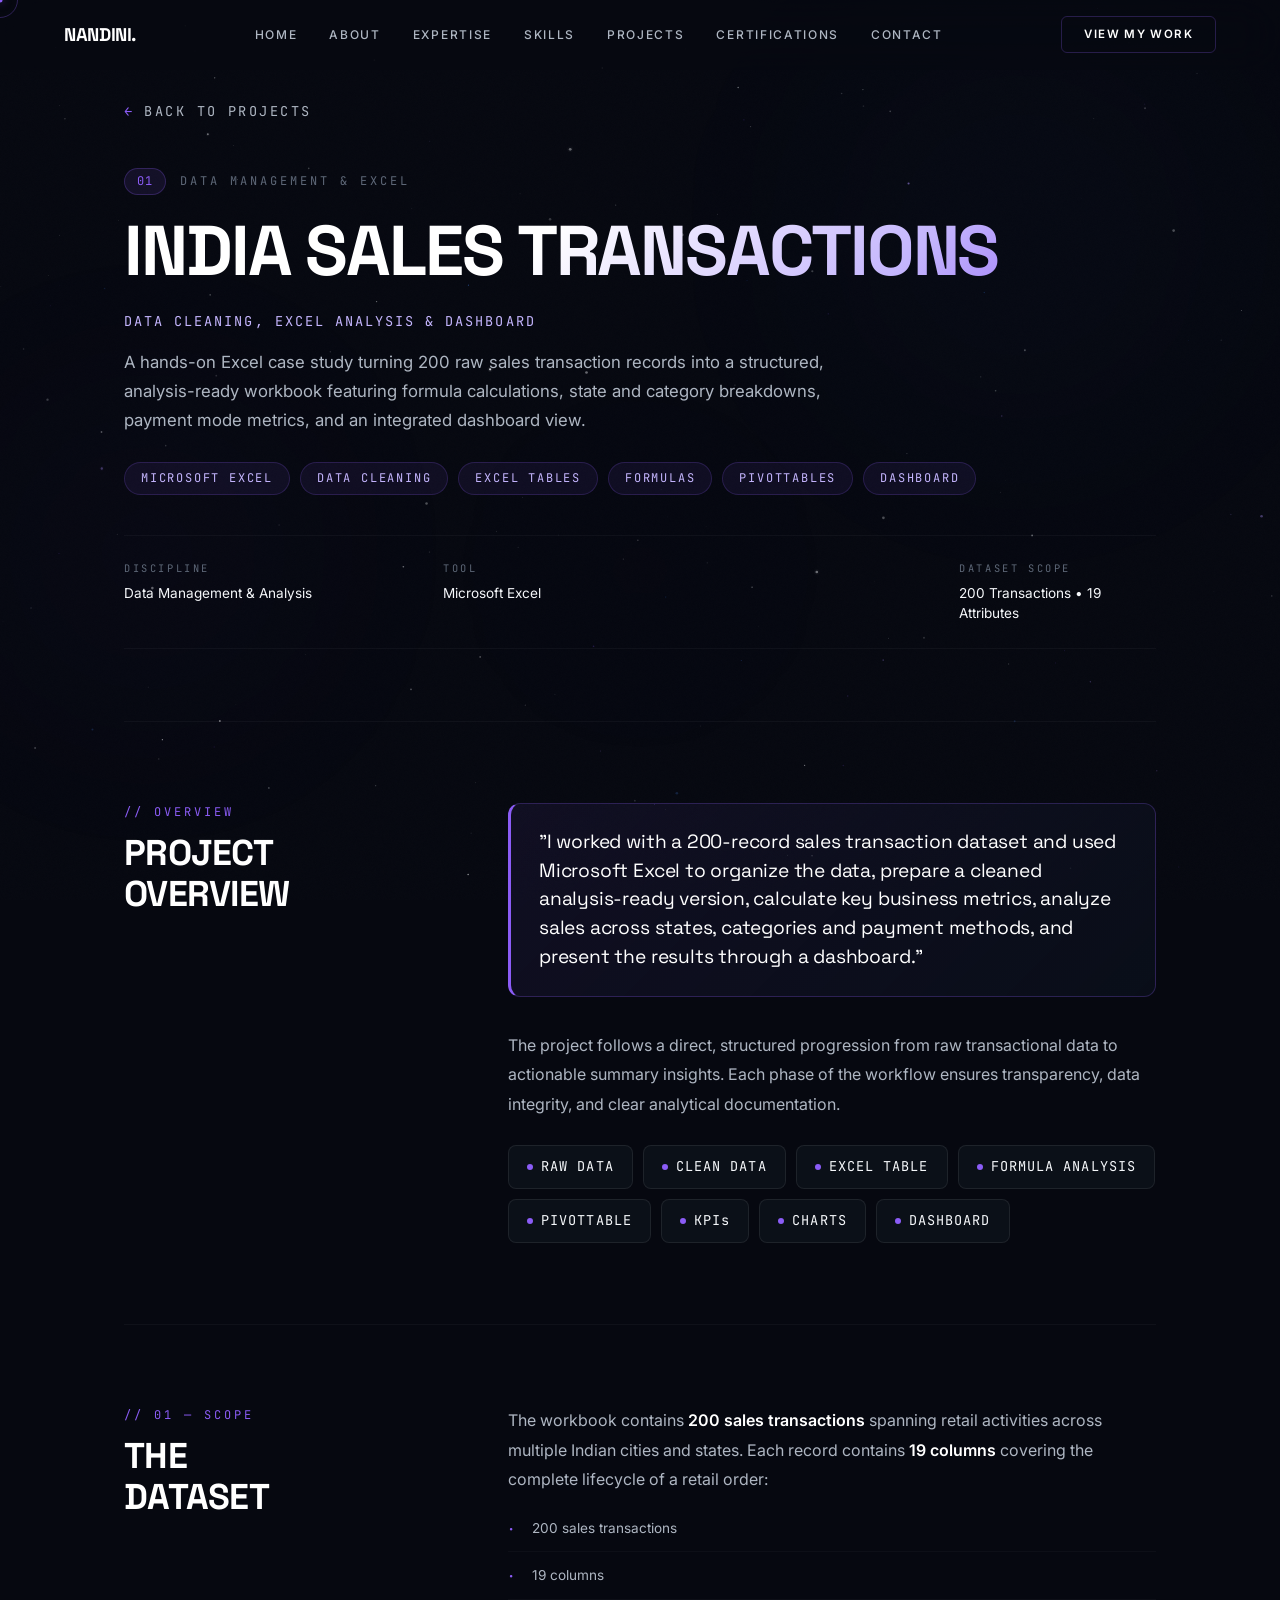
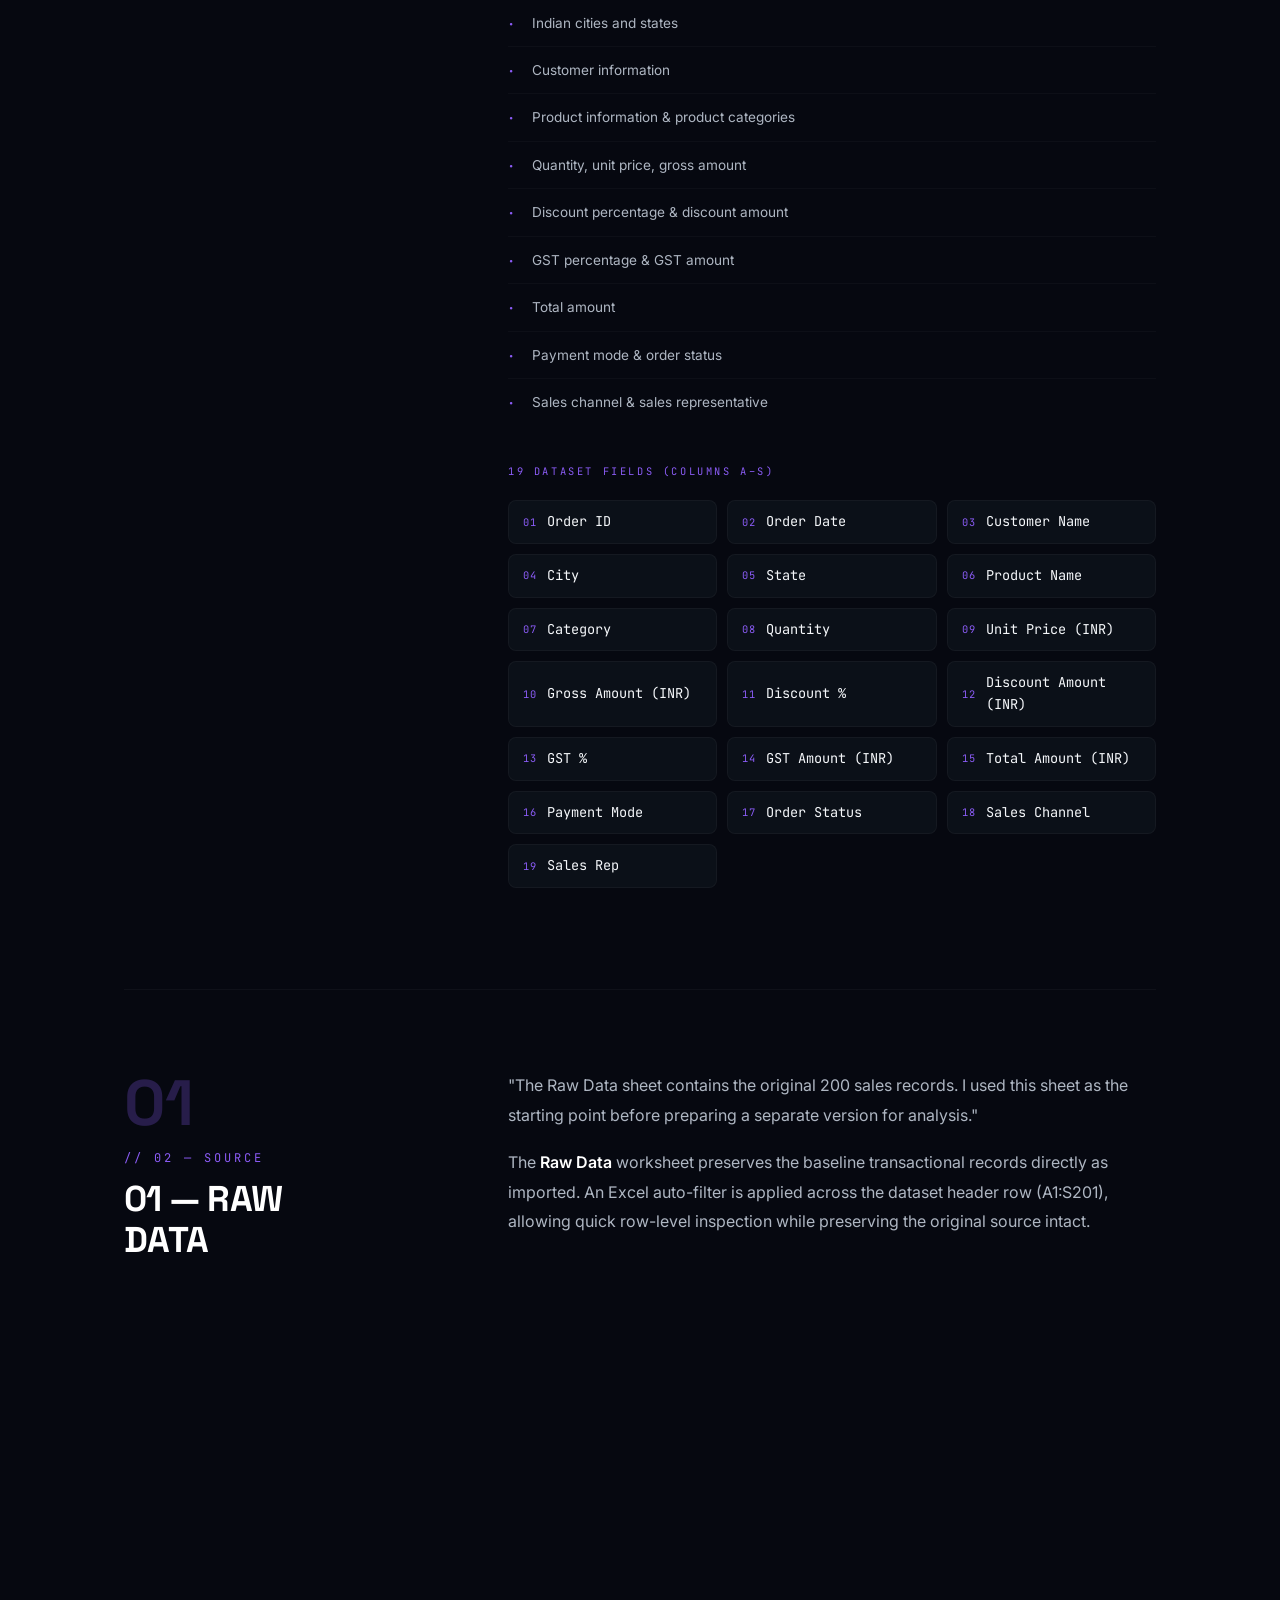
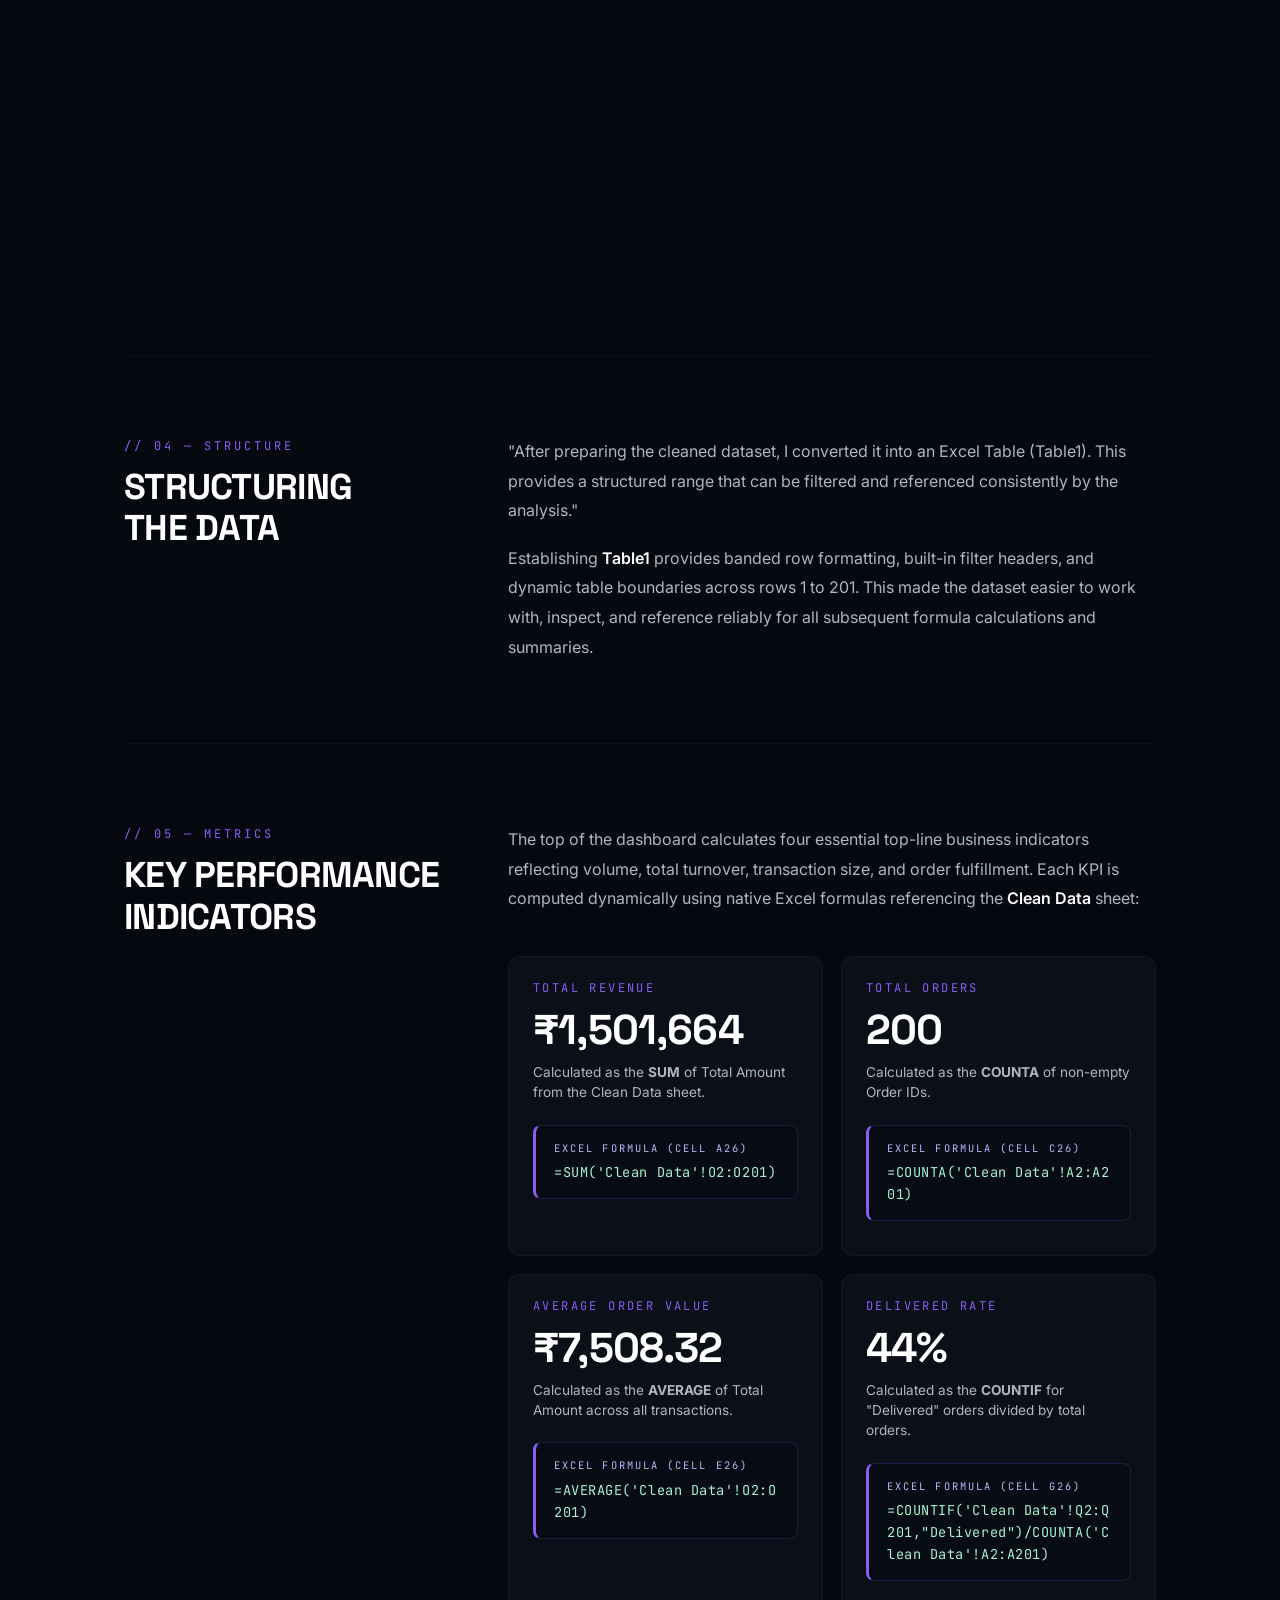
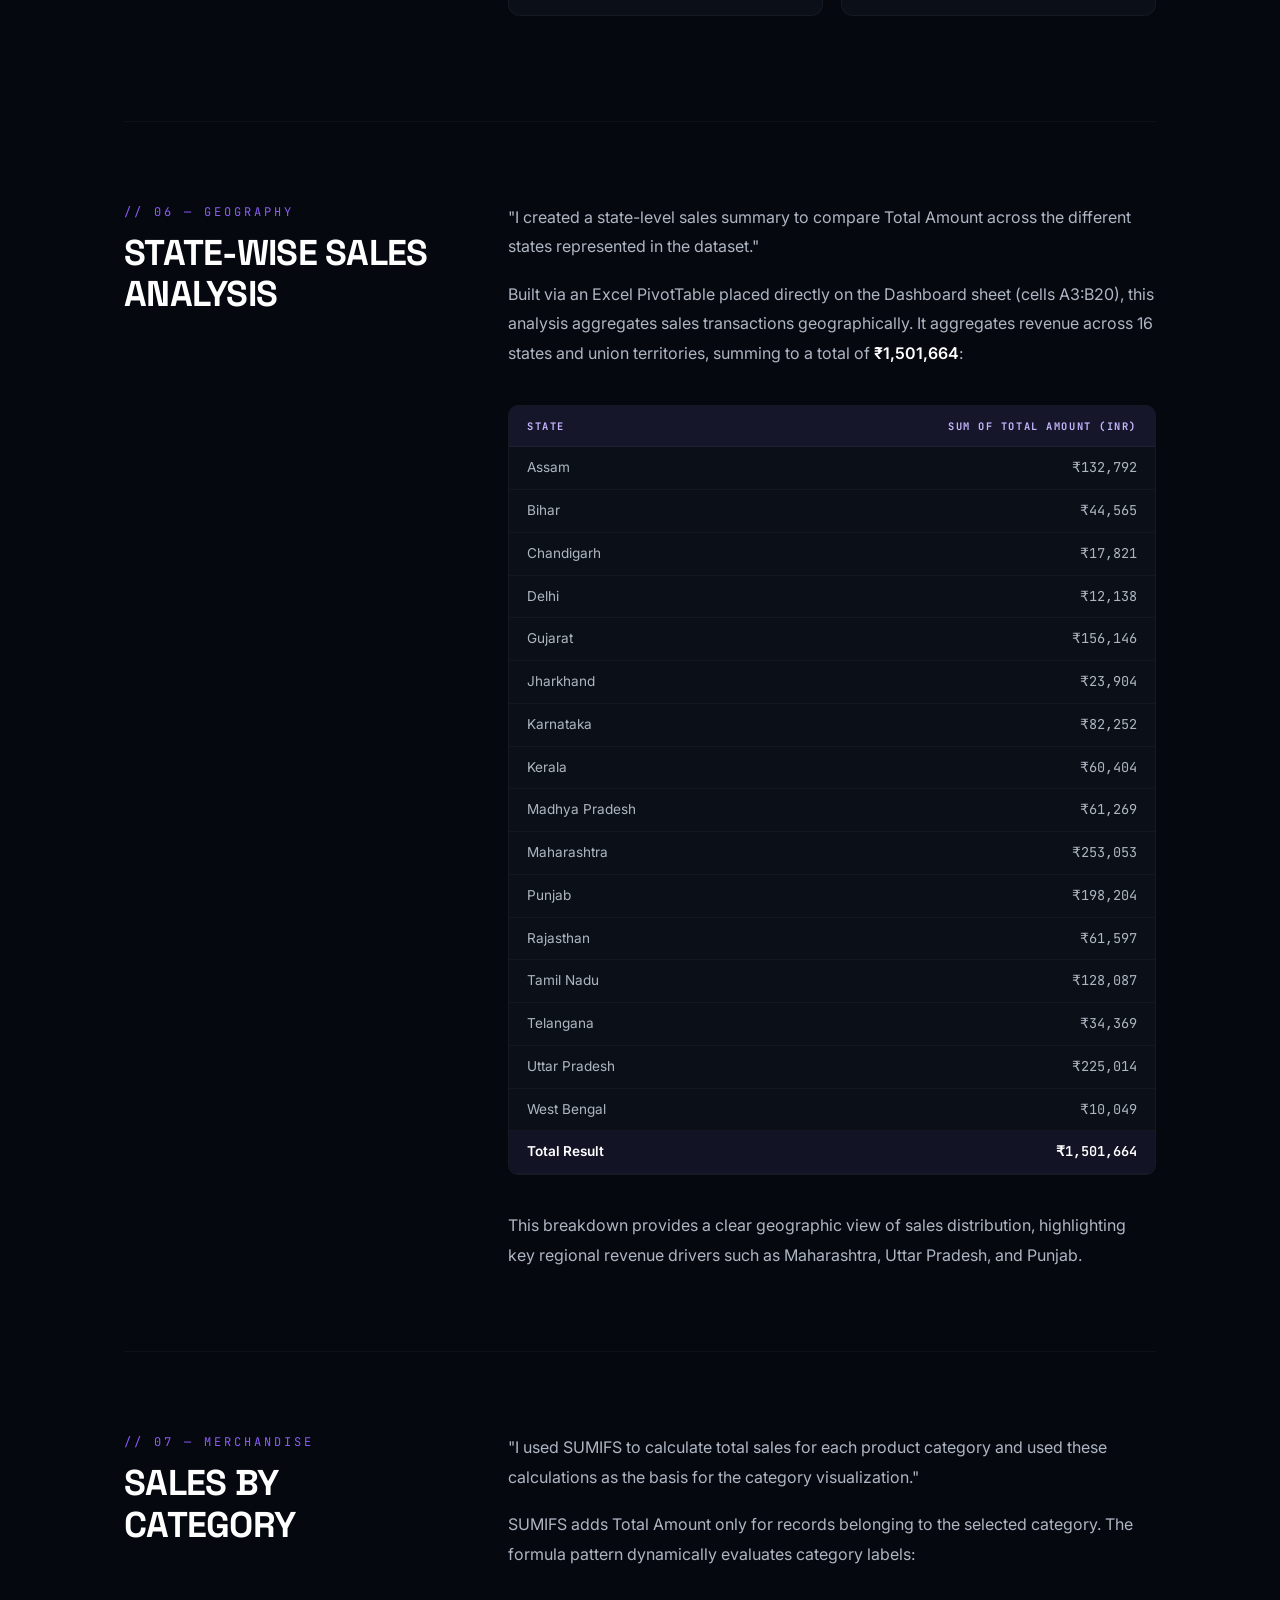
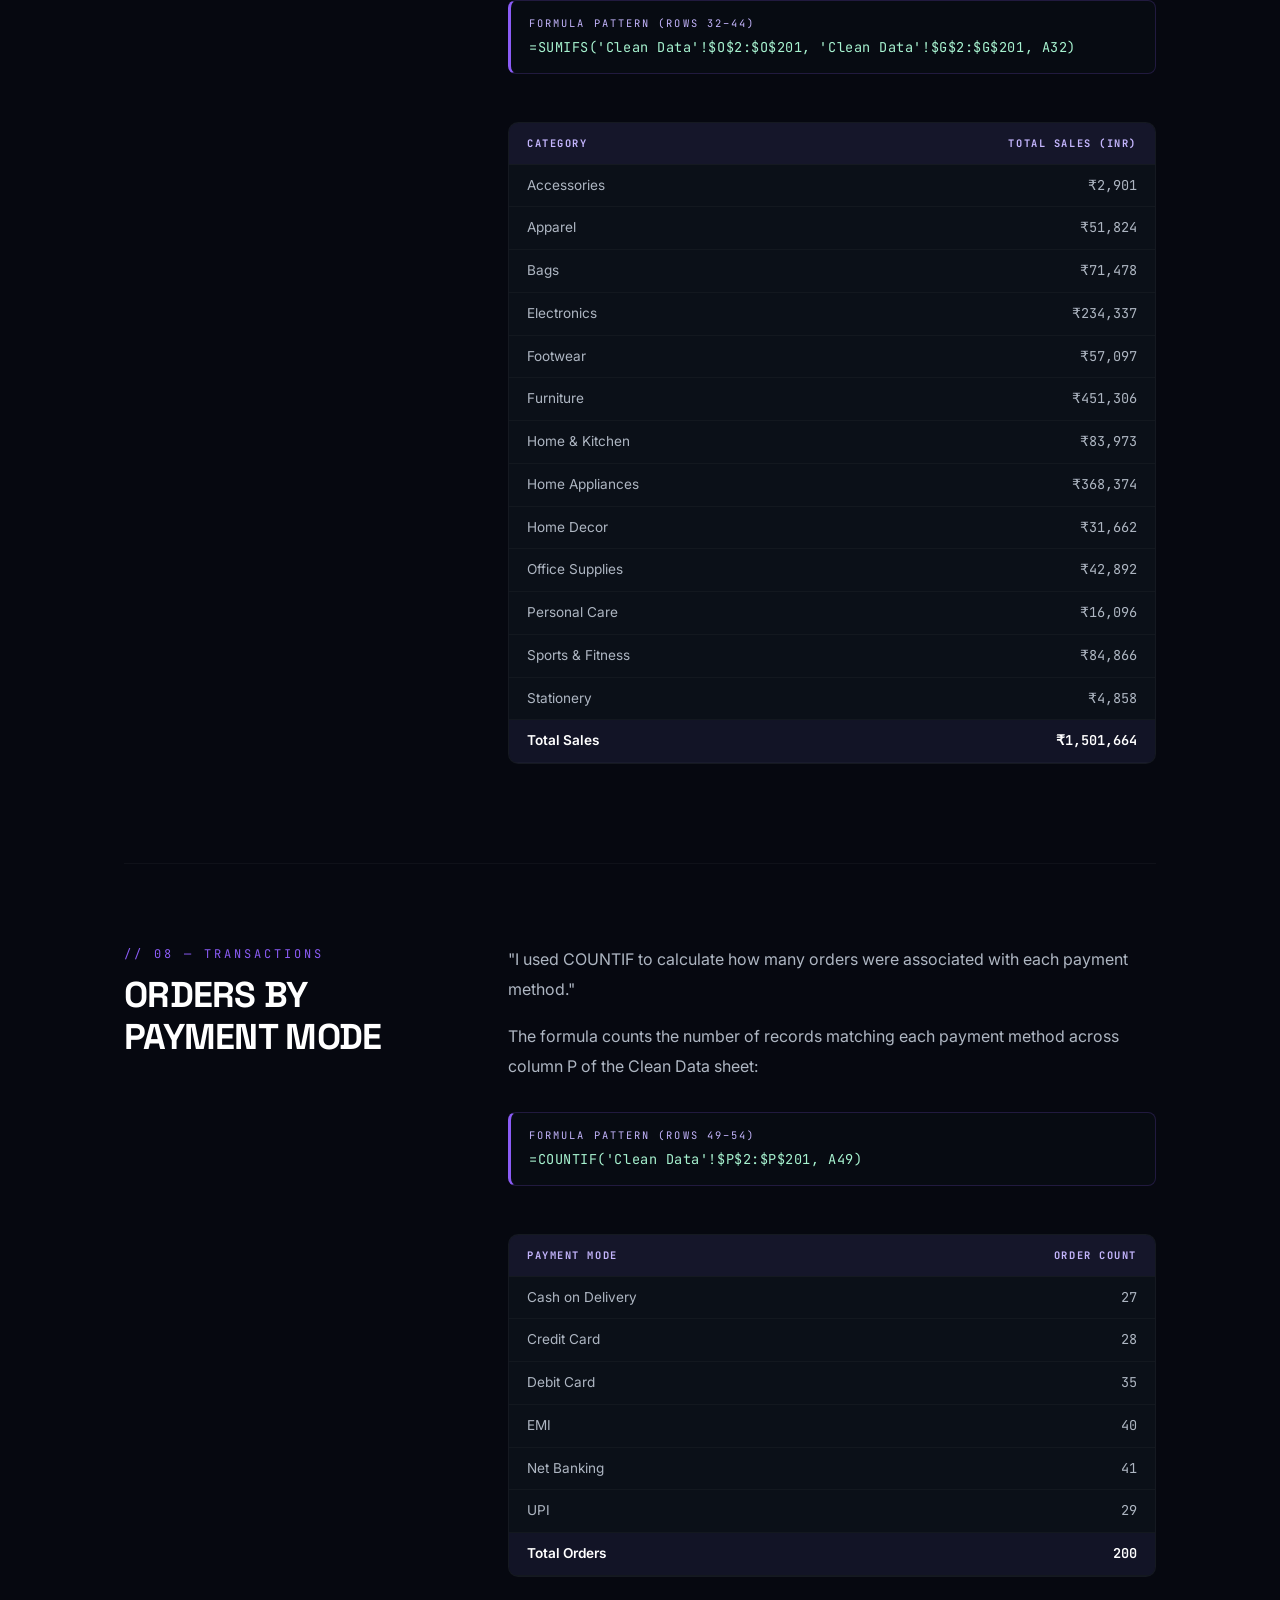
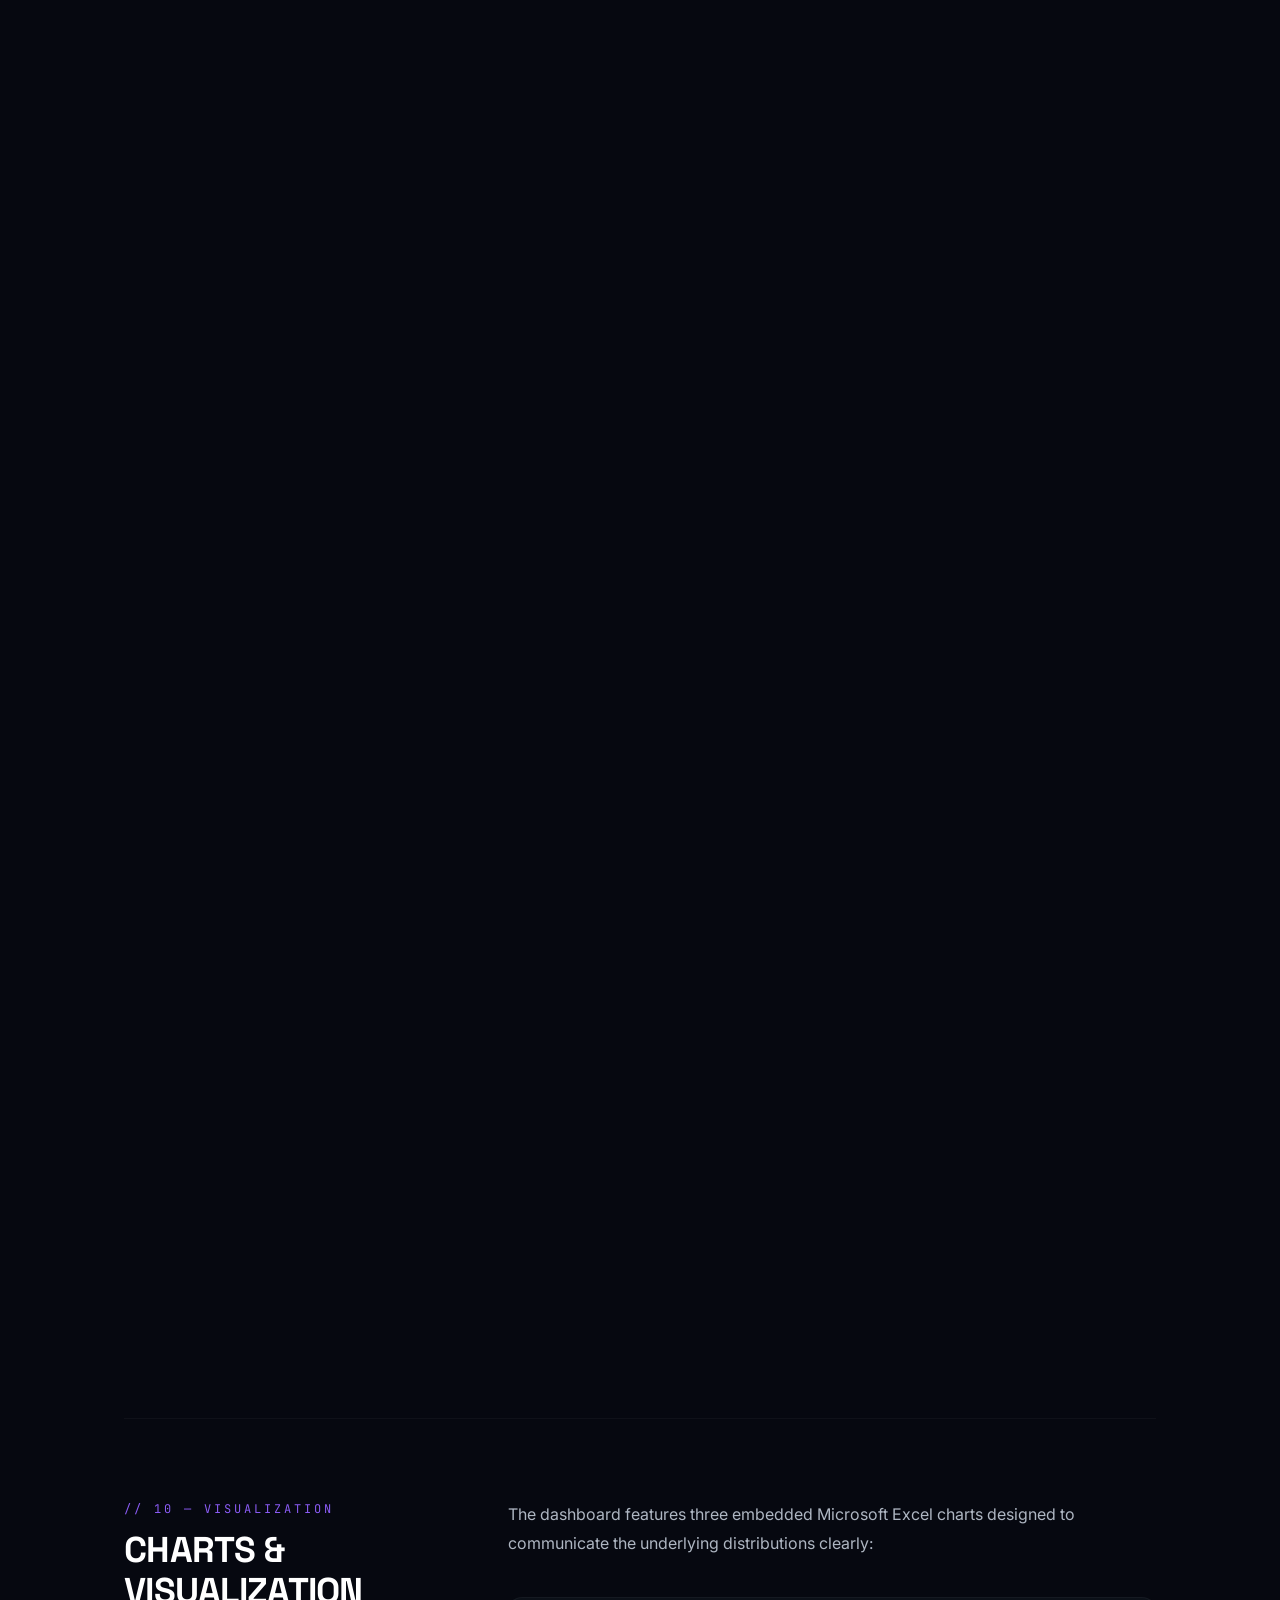
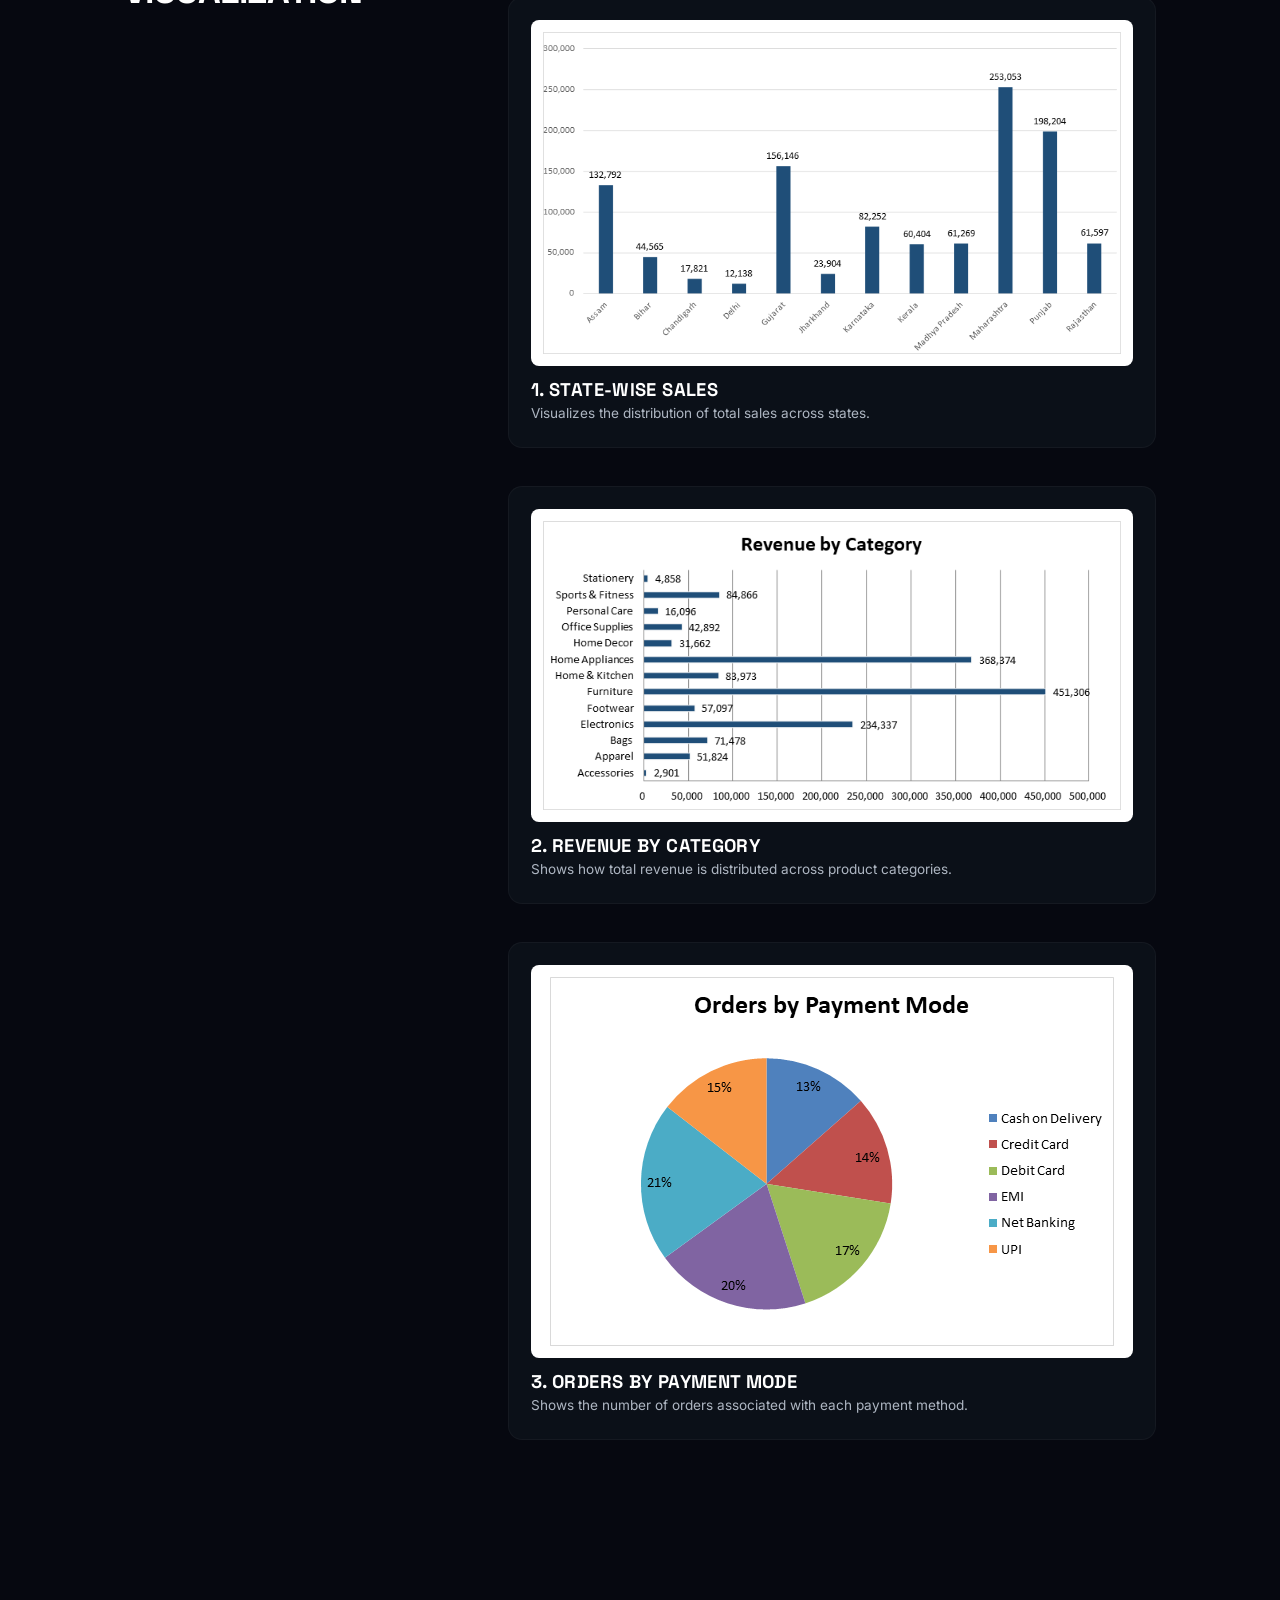
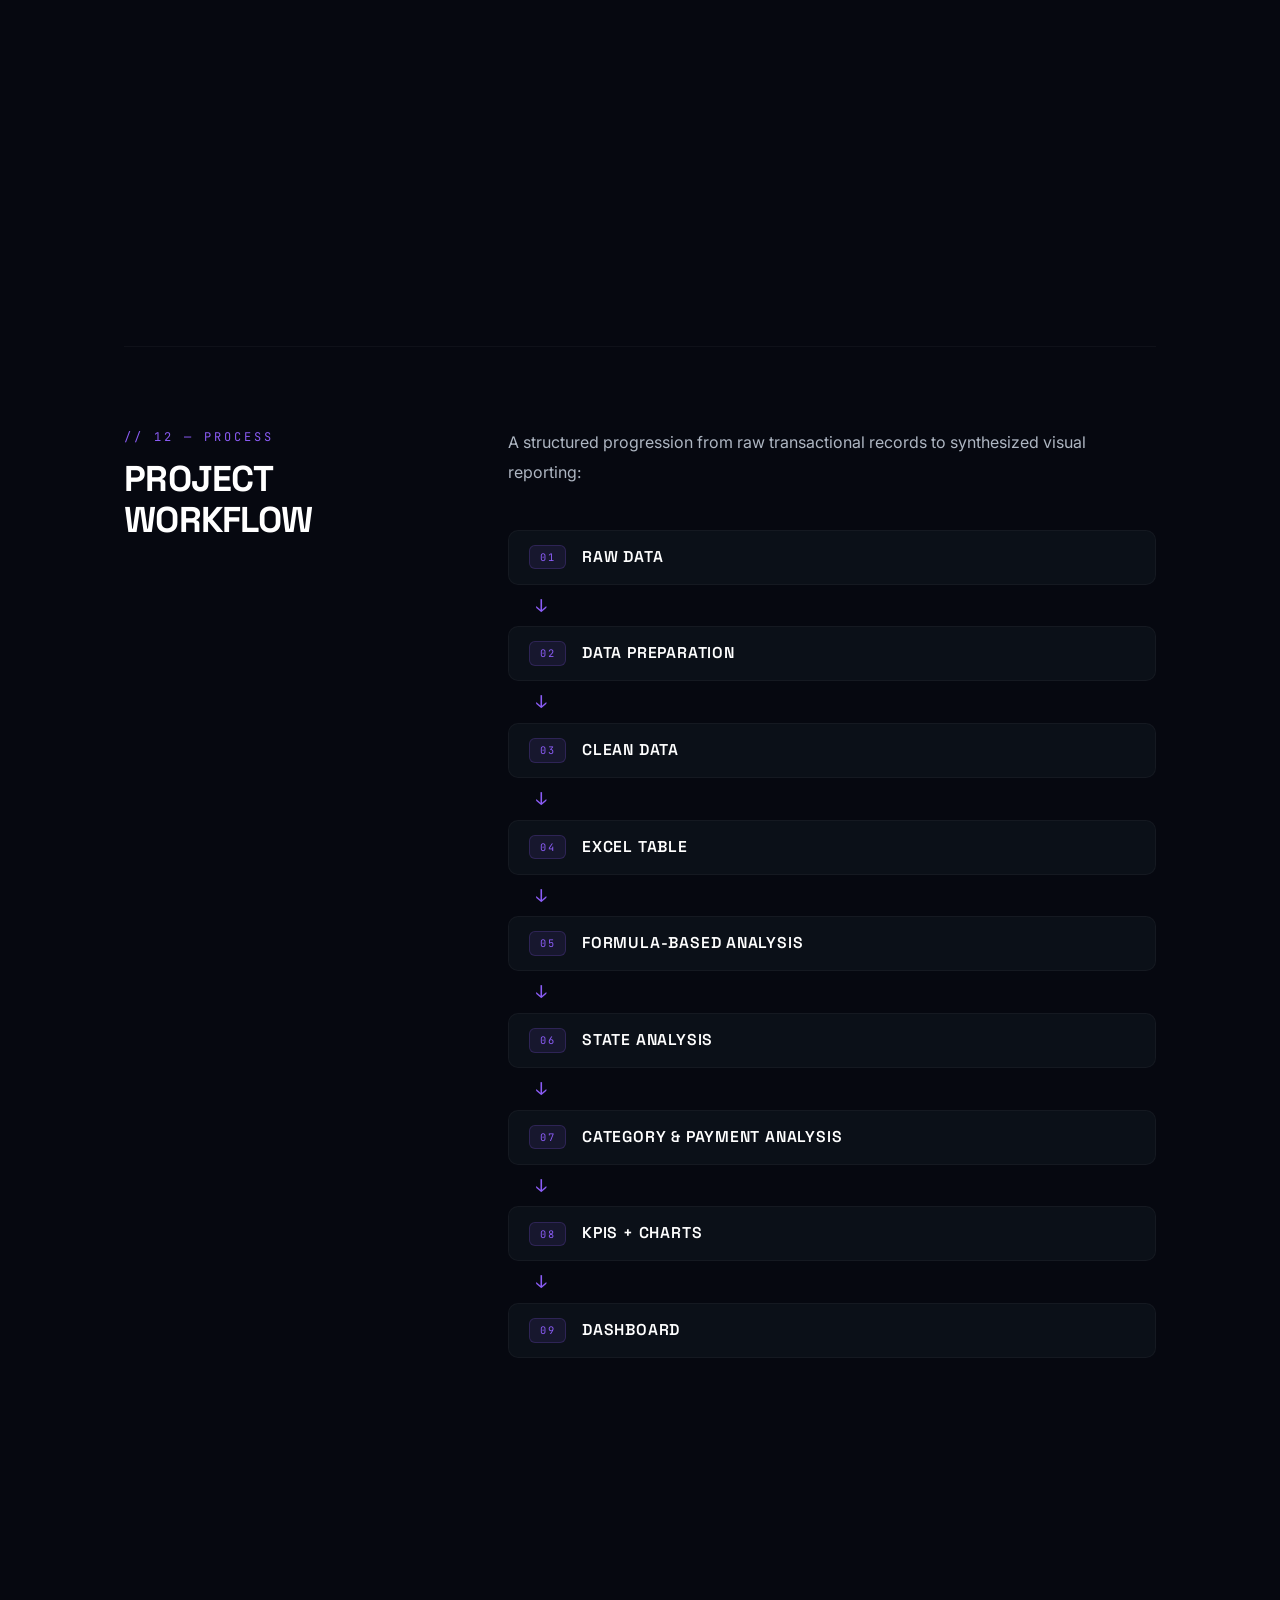
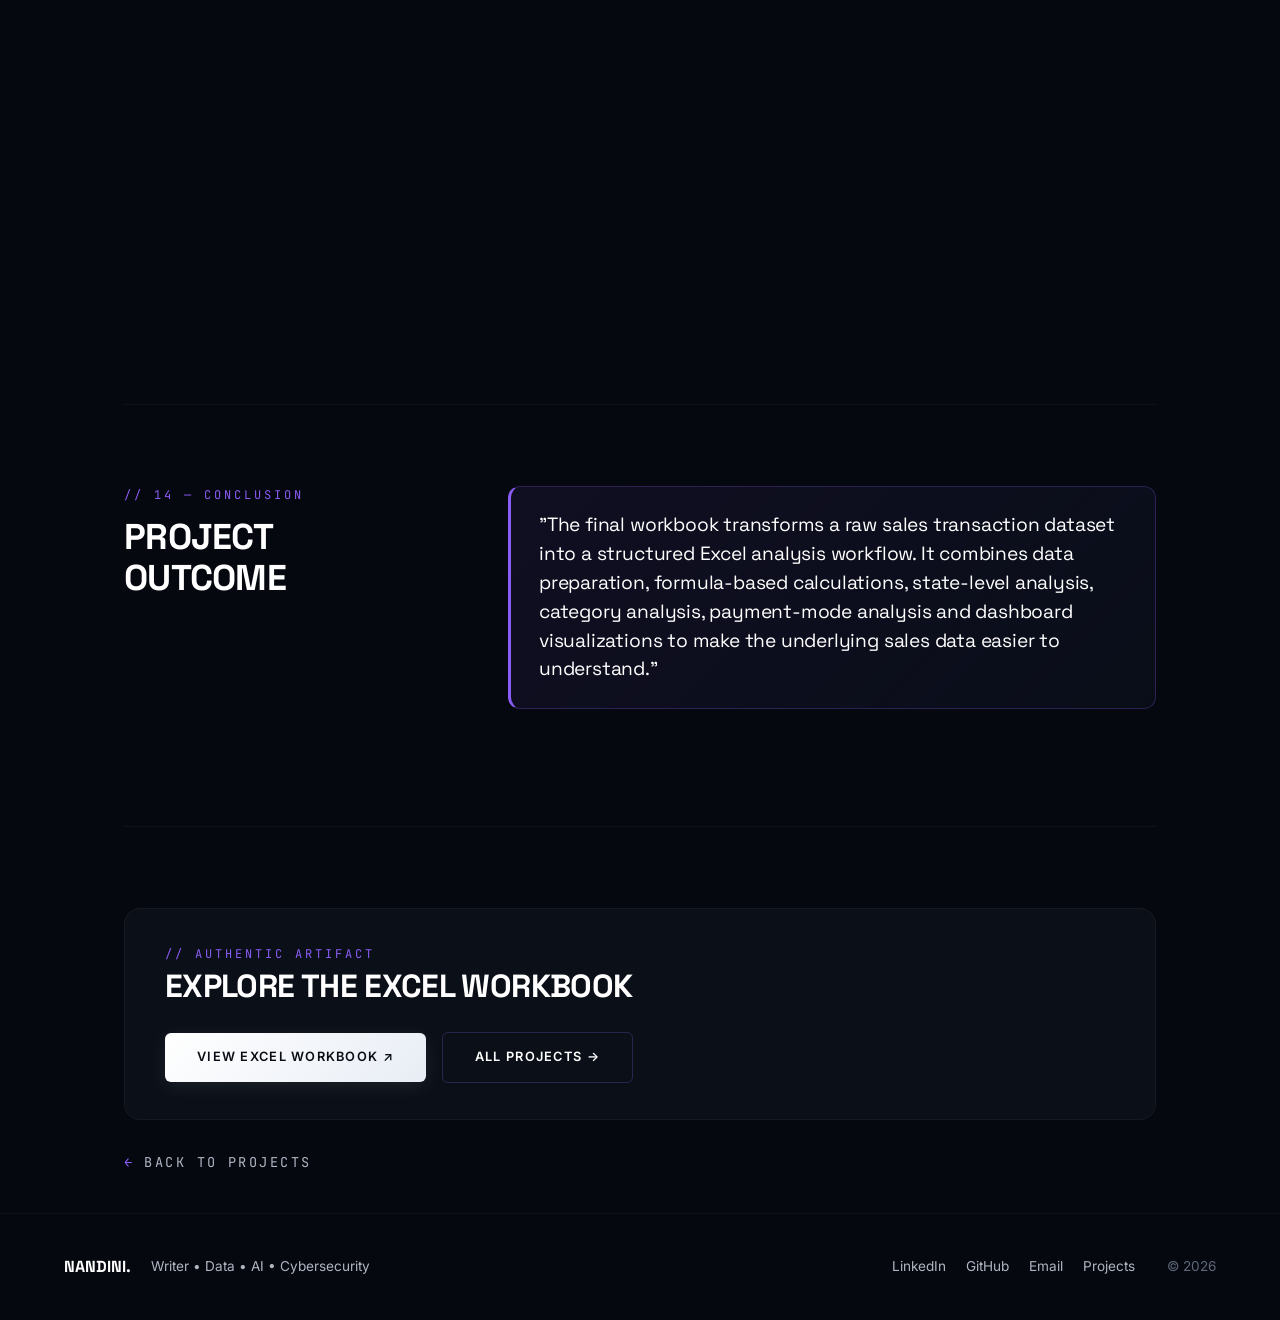
<file: projects/data-management.html>
<!DOCTYPE html>
<html lang="en">
<head>
    <meta charset="UTF-8">
    <meta name="viewport" content="width=device-width, initial-scale=1.0">
    <title>India Sales Transactions — Excel Case Study | Nandini</title>
    <meta name="description" content="Data cleaning, Excel analysis and dashboard project based on a 200-record India sales transaction workbook by Nandini.">
    <meta name="theme-color" content="#060810">
    <link rel="preconnect" href="https://fonts.googleapis.com">
    <link rel="preconnect" href="https://fonts.gstatic.com" crossorigin>
    <link href="https://fonts.googleapis.com/css2?family=Inter:wght@300;400;500;600;700&family=Space+Grotesk:wght@400;500;600;700&family=JetBrains+Mono:wght@400;500&display=swap" rel="stylesheet">
    <link rel="stylesheet" href="../styles.css">
    <link rel="stylesheet" href="../project.css">
</head>
<body>
    <!-- ==================== PARTICLE CANVAS ==================== -->
    <canvas id="particleCanvas" class="particle-canvas"></canvas>

    <!-- ==================== AMBIENT BACKGROUND ==================== -->
    <div class="ambient-bg">
        <div class="ambient-orb ambient-orb-1"></div>
        <div class="ambient-orb ambient-orb-2"></div>
        <div class="ambient-orb ambient-orb-3"></div>
    </div>

    <!-- ==================== GRAIN OVERLAY ==================== -->
    <div class="grain-overlay"></div>

    <!-- ==================== SCROLL PROGRESS ==================== -->
    <div class="scroll-progress" id="scrollProgress"></div>

    <!-- ==================== CUSTOM CURSOR ==================== -->
    <div class="custom-cursor" id="customCursor"></div>
    <div class="custom-cursor-ring" id="customCursorRing"></div>

    <!-- ==================== NAVBAR ==================== -->
    <nav class="navbar" id="navbar">
        <a href="../index.html" class="nav-logo">NANDINI.</a>
        <div class="nav-links" id="navLinks">
            <a href="../index.html#hero" class="nav-link">Home</a>
            <a href="../index.html#about" class="nav-link">About</a>
            <a href="../index.html#expertise" class="nav-link">Expertise</a>
            <a href="../index.html#skills" class="nav-link">Skills</a>
            <a href="../index.html#projects" class="nav-link active">Projects</a>
            <a href="../index.html#certifications" class="nav-link">Certifications</a>
            <a href="../index.html#contact" class="nav-link">Contact</a>
        </div>
        <a href="../index.html#projects" class="nav-cta">View My Work</a>
        <button class="hamburger" id="hamburger" aria-label="Toggle menu">
            <span></span>
            <span></span>
            <span></span>
        </button>
    </nav>

    <!-- ==================== MOBILE MENU OVERLAY ==================== -->
    <div class="mobile-menu" id="mobileMenu">
        <div class="mobile-menu-links">
            <a href="../index.html#hero" class="mobile-link">Home</a>
            <a href="../index.html#about" class="mobile-link">About</a>
            <a href="../index.html#expertise" class="mobile-link">Expertise</a>
            <a href="../index.html#skills" class="mobile-link">Skills</a>
            <a href="../index.html#projects" class="mobile-link">Projects</a>
            <a href="../index.html#certifications" class="mobile-link">Certifications</a>
            <a href="../index.html#contact" class="mobile-link">Contact</a>
        </div>
    </div>

    <main class="project-page-wrap">
        <!-- ==================== TOP NAVIGATION ==================== -->
        <div class="project-top-nav">
            <a href="../index.html#projects" class="back-link">
                <span class="back-link-arrow">←</span> BACK TO PROJECTS
            </a>
        </div>

        <!-- ==================== HERO SECTION ==================== -->
        <section class="project-hero">
            <div class="project-hero-meta-top reveal">
                <span class="project-hero-badge">01</span>
                <span class="project-hero-label">DATA MANAGEMENT &amp; EXCEL</span>
            </div>
            <h1 class="project-hero-title reveal delay-1">
                INDIA SALES TRANSACTIONS
            </h1>
            <p class="story-subtitle reveal delay-2" style="margin-bottom: 16px;">
                Data Cleaning, Excel Analysis &amp; Dashboard
            </p>
            <p class="project-hero-desc reveal delay-2">
                A hands-on Excel case study turning 200 raw sales transaction records into a structured, analysis-ready workbook featuring formula calculations, state and category breakdowns, payment mode metrics, and an integrated dashboard view.
            </p>
            <div class="project-hero-tags reveal delay-3">
                <span class="project-hero-tag">Microsoft Excel</span>
                <span class="project-hero-tag">Data Cleaning</span>
                <span class="project-hero-tag">Excel Tables</span>
                <span class="project-hero-tag">Formulas</span>
                <span class="project-hero-tag">PivotTables</span>
                <span class="project-hero-tag">Dashboard</span>
            </div>

            <!-- Metadata Row -->
            <div class="project-meta-row reveal delay-4">
                <div class="project-meta-item">
                    <span class="project-meta-label">DISCIPLINE</span>
                    <span class="project-meta-val">Data Management &amp; Analysis</span>
                </div>
                <div class="project-meta-item">
                    <span class="project-meta-label">TOOL</span>
                    <span class="project-meta-val">Microsoft Excel</span>
                </div>
                <div class="project-meta-item">
                    <span class="project-meta-label">DATASET SCOPE</span>
                    <span class="project-meta-val">200 Transactions • 19 Attributes</span>
                </div>
            </div>
        </section>

        <!-- ==================== PROJECT OVERVIEW ==================== -->
        <section class="editorial-section reveal" id="project-overview">
            <div class="editorial-split">
                <div class="editorial-left">
                    <span class="editorial-eyebrow">// OVERVIEW</span>
                    <h2 class="editorial-heading">PROJECT<br>OVERVIEW</h2>
                </div>
                <div class="editorial-right">
                    <div class="highlight-editorial-card" style="margin-top: 0;">
                        <p class="highlight-editorial-quote">
                            "I worked with a 200-record sales transaction dataset and used Microsoft Excel to organize the data, prepare a cleaned analysis-ready version, calculate key business metrics, analyze sales across states, categories and payment methods, and present the results through a dashboard."
                        </p>
                    </div>
                    <p class="editorial-text">
                        The project follows a direct, structured progression from raw transactional data to actionable summary insights. Each phase of the workflow ensures transparency, data integrity, and clear analytical documentation.
                    </p>
                    <div class="tech-editorial-wrap" style="margin-top: 8px;">
                        <span class="tech-editorial-chip"><span class="tech-editorial-dot"></span>RAW DATA</span>
                        <span class="tech-editorial-chip"><span class="tech-editorial-dot"></span>CLEAN DATA</span>
                        <span class="tech-editorial-chip"><span class="tech-editorial-dot"></span>EXCEL TABLE</span>
                        <span class="tech-editorial-chip"><span class="tech-editorial-dot"></span>FORMULA ANALYSIS</span>
                        <span class="tech-editorial-chip"><span class="tech-editorial-dot"></span>PIVOTTABLE</span>
                        <span class="tech-editorial-chip"><span class="tech-editorial-dot"></span>KPIs</span>
                        <span class="tech-editorial-chip"><span class="tech-editorial-dot"></span>CHARTS</span>
                        <span class="tech-editorial-chip"><span class="tech-editorial-dot"></span>DASHBOARD</span>
                    </div>
                </div>
            </div>
        </section>

        <!-- ==================== 1. THE DATASET ==================== -->
        <section class="editorial-section reveal" id="the-dataset">
            <div class="editorial-split">
                <div class="editorial-left">
                    <span class="editorial-eyebrow">// 01 — SCOPE</span>
                    <h2 class="editorial-heading">THE<br>DATASET</h2>
                </div>
                <div class="editorial-right">
                    <p class="editorial-text">
                        The workbook contains <strong>200 sales transactions</strong> spanning retail activities across multiple Indian cities and states. Each record contains <strong>19 columns</strong> covering the complete lifecycle of a retail order:
                    </p>
                    <ul class="editorial-list" style="margin-top: 4px;">
                        <li class="editorial-list-item">
                            <span class="editorial-item-num">•</span>
                            <span>200 sales transactions</span>
                        </li>
                        <li class="editorial-list-item">
                            <span class="editorial-item-num">•</span>
                            <span>19 columns</span>
                        </li>
                        <li class="editorial-list-item">
                            <span class="editorial-item-num">•</span>
                            <span>Indian cities and states</span>
                        </li>
                        <li class="editorial-list-item">
                            <span class="editorial-item-num">•</span>
                            <span>Customer information</span>
                        </li>
                        <li class="editorial-list-item">
                            <span class="editorial-item-num">•</span>
                            <span>Product information &amp; product categories</span>
                        </li>
                        <li class="editorial-list-item">
                            <span class="editorial-item-num">•</span>
                            <span>Quantity, unit price, gross amount</span>
                        </li>
                        <li class="editorial-list-item">
                            <span class="editorial-item-num">•</span>
                            <span>Discount percentage &amp; discount amount</span>
                        </li>
                        <li class="editorial-list-item">
                            <span class="editorial-item-num">•</span>
                            <span>GST percentage &amp; GST amount</span>
                        </li>
                        <li class="editorial-list-item">
                            <span class="editorial-item-num">•</span>
                            <span>Total amount</span>
                        </li>
                        <li class="editorial-list-item">
                            <span class="editorial-item-num">•</span>
                            <span>Payment mode &amp; order status</span>
                        </li>
                        <li class="editorial-list-item">
                            <span class="editorial-item-num">•</span>
                            <span>Sales channel &amp; sales representative</span>
                        </li>
                    </ul>

                    <div>
                        <span class="editorial-eyebrow" style="font-size: var(--fs-micro); display: block; margin-top: 20px;">19 DATASET FIELDS (COLUMNS A–S)</span>
                        <div class="dataset-fields-grid">
                            <div class="dataset-field-tag"><span class="dataset-field-num">01</span>Order ID</div>
                            <div class="dataset-field-tag"><span class="dataset-field-num">02</span>Order Date</div>
                            <div class="dataset-field-tag"><span class="dataset-field-num">03</span>Customer Name</div>
                            <div class="dataset-field-tag"><span class="dataset-field-num">04</span>City</div>
                            <div class="dataset-field-tag"><span class="dataset-field-num">05</span>State</div>
                            <div class="dataset-field-tag"><span class="dataset-field-num">06</span>Product Name</div>
                            <div class="dataset-field-tag"><span class="dataset-field-num">07</span>Category</div>
                            <div class="dataset-field-tag"><span class="dataset-field-num">08</span>Quantity</div>
                            <div class="dataset-field-tag"><span class="dataset-field-num">09</span>Unit Price (INR)</div>
                            <div class="dataset-field-tag"><span class="dataset-field-num">10</span>Gross Amount (INR)</div>
                            <div class="dataset-field-tag"><span class="dataset-field-num">11</span>Discount %</div>
                            <div class="dataset-field-tag"><span class="dataset-field-num">12</span>Discount Amount (INR)</div>
                            <div class="dataset-field-tag"><span class="dataset-field-num">13</span>GST %</div>
                            <div class="dataset-field-tag"><span class="dataset-field-num">14</span>GST Amount (INR)</div>
                            <div class="dataset-field-tag"><span class="dataset-field-num">15</span>Total Amount (INR)</div>
                            <div class="dataset-field-tag"><span class="dataset-field-num">16</span>Payment Mode</div>
                            <div class="dataset-field-tag"><span class="dataset-field-num">17</span>Order Status</div>
                            <div class="dataset-field-tag"><span class="dataset-field-num">18</span>Sales Channel</div>
                            <div class="dataset-field-tag"><span class="dataset-field-num">19</span>Sales Rep</div>
                        </div>
                    </div>
                </div>
            </div>
        </section>

        <!-- ==================== 2. RAW DATA ==================== -->
        <section class="editorial-section reveal" id="raw-data">
            <div class="editorial-split">
                <div class="editorial-left">
                    <span class="editorial-num">01</span>
                    <span class="editorial-eyebrow">// 02 — SOURCE</span>
                    <h2 class="editorial-heading">01 — RAW<br>DATA</h2>
                </div>
                <div class="editorial-right">
                    <p class="editorial-text">
                        "The Raw Data sheet contains the original 200 sales records. I used this sheet as the starting point before preparing a separate version for analysis."
                    </p>
                    <p class="editorial-text">
                        The <strong>Raw Data</strong> worksheet preserves the baseline transactional records directly as imported. An Excel auto-filter is applied across the dataset header row (A1:S201), allowing quick row-level inspection while preserving the original source intact.
                    </p>
                </div>
            </div>
        </section>

        <!-- ==================== 3. DATA CLEANING & PREPARATION ==================== -->
        <section class="editorial-section reveal" id="clean-data">
            <div class="editorial-split">
                <div class="editorial-left">
                    <span class="editorial-num">02</span>
                    <span class="editorial-eyebrow">// 03 — REFINEMENT</span>
                    <h2 class="editorial-heading">02 — CLEAN<br>DATA</h2>
                </div>
                <div class="editorial-right">
                    <p class="editorial-text">
                        To maintain data integrity and avoid altering the baseline source, I isolated all data-cleaning activities onto a dedicated worksheet:
                    </p>
                    <div class="editorial-list">
                        <div class="editorial-list-item">
                            <span class="editorial-item-num">01</span>
                            <span><strong>Created a separate Clean Data worksheet</strong> to clearly isolate analytical transformations from source records.</span>
                        </div>
                        <div class="editorial-list-item">
                            <span class="editorial-item-num">02</span>
                            <span><strong>Prepared the dataset for analysis</strong> by ensuring uniform data types across all columns.</span>
                        </div>
                        <div class="editorial-list-item">
                            <span class="editorial-item-num">03</span>
                            <span><strong>Standardized the data structure</strong> so calculation ranges align reliably across 200 rows.</span>
                        </div>
                        <div class="editorial-list-item">
                            <span class="editorial-item-num">04</span>
                            <span><strong>Corrected an inconsistent Order Date value</strong> in the raw data (cell B3) where a date was stored as text ("05-01-2026") so that it was converted to an actual serial Excel date for accurate sorting and date handling.</span>
                        </div>
                        <div class="editorial-list-item">
                            <span class="editorial-item-num">05</span>
                            <span><strong>Converted the cleaned dataset into an Excel Table named "Table1"</strong> (covering range A1:S201).</span>
                        </div>
                        <div class="editorial-list-item">
                            <span class="editorial-item-num">06</span>
                            <span><strong>Used the cleaned dataset as the single source of truth</strong> for all downstream dashboard calculations and summaries.</span>
                        </div>
                    </div>
                </div>
            </div>
        </section>

        <!-- ==================== 4. EXCEL TABLE ==================== -->
        <section class="editorial-section reveal" id="structuring-data">
            <div class="editorial-split">
                <div class="editorial-left">
                    <span class="editorial-eyebrow">// 04 — STRUCTURE</span>
                    <h2 class="editorial-heading">STRUCTURING<br>THE DATA</h2>
                </div>
                <div class="editorial-right">
                    <p class="editorial-text">
                        "After preparing the cleaned dataset, I converted it into an Excel Table (Table1). This provides a structured range that can be filtered and referenced consistently by the analysis."
                    </p>
                    <p class="editorial-text">
                        Establishing <strong>Table1</strong> provides banded row formatting, built-in filter headers, and dynamic table boundaries across rows 1 to 201. This made the dataset easier to work with, inspect, and reference reliably for all subsequent formula calculations and summaries.
                    </p>
                </div>
            </div>
        </section>

        <!-- ==================== 5. KEY METRICS ==================== -->
        <section class="editorial-section reveal" id="key-metrics">
            <div class="editorial-split">
                <div class="editorial-left">
                    <span class="editorial-eyebrow">// 05 — METRICS</span>
                    <h2 class="editorial-heading">KEY PERFORMANCE<br>INDICATORS</h2>
                </div>
                <div class="editorial-right">
                    <p class="editorial-text">
                        The top of the dashboard calculates four essential top-line business indicators reflecting volume, total turnover, transaction size, and order fulfillment. Each KPI is computed dynamically using native Excel formulas referencing the <strong>Clean Data</strong> sheet:
                    </p>

                    <div class="kpi-editorial-grid">
                        <!-- KPI 1 -->
                        <div class="kpi-editorial-card">
                            <span class="kpi-metric-label">TOTAL REVENUE</span>
                            <div class="kpi-metric-val">₹1,501,664</div>
                            <p class="kpi-calc-desc">Calculated as the <strong>SUM</strong> of Total Amount from the Clean Data sheet.</p>
                            <div class="formula-box">
                                <span class="formula-label">EXCEL FORMULA (CELL A26)</span>
                                <code class="formula-code">=SUM('Clean Data'!O2:O201)</code>
                            </div>
                        </div>

                        <!-- KPI 2 -->
                        <div class="kpi-editorial-card">
                            <span class="kpi-metric-label">TOTAL ORDERS</span>
                            <div class="kpi-metric-val">200</div>
                            <p class="kpi-calc-desc">Calculated as the <strong>COUNTA</strong> of non-empty Order IDs.</p>
                            <div class="formula-box">
                                <span class="formula-label">EXCEL FORMULA (CELL C26)</span>
                                <code class="formula-code">=COUNTA('Clean Data'!A2:A201)</code>
                            </div>
                        </div>

                        <!-- KPI 3 -->
                        <div class="kpi-editorial-card">
                            <span class="kpi-metric-label">AVERAGE ORDER VALUE</span>
                            <div class="kpi-metric-val">₹7,508.32</div>
                            <p class="kpi-calc-desc">Calculated as the <strong>AVERAGE</strong> of Total Amount across all transactions.</p>
                            <div class="formula-box">
                                <span class="formula-label">EXCEL FORMULA (CELL E26)</span>
                                <code class="formula-code">=AVERAGE('Clean Data'!O2:O201)</code>
                            </div>
                        </div>

                        <!-- KPI 4 -->
                        <div class="kpi-editorial-card">
                            <span class="kpi-metric-label">DELIVERED RATE</span>
                            <div class="kpi-metric-val">44%</div>
                            <p class="kpi-calc-desc">Calculated as the <strong>COUNTIF</strong> for "Delivered" orders divided by total orders.</p>
                            <div class="formula-box">
                                <span class="formula-label">EXCEL FORMULA (CELL G26)</span>
                                <code class="formula-code">=COUNTIF('Clean Data'!Q2:Q201,"Delivered")/COUNTA('Clean Data'!A2:A201)</code>
                            </div>
                        </div>
                    </div>
                </div>
            </div>
        </section>

        <!-- ==================== 6. STATE-LEVEL SALES ANALYSIS ==================== -->
        <section class="editorial-section reveal" id="state-analysis">
            <div class="editorial-split">
                <div class="editorial-left">
                    <span class="editorial-eyebrow">// 06 — GEOGRAPHY</span>
                    <h2 class="editorial-heading">STATE-WISE SALES<br>ANALYSIS</h2>
                </div>
                <div class="editorial-right">
                    <p class="editorial-text">
                        "I created a state-level sales summary to compare Total Amount across the different states represented in the dataset."
                    </p>
                    <p class="editorial-text">
                        Built via an Excel PivotTable placed directly on the Dashboard sheet (cells A3:B20), this analysis aggregates sales transactions geographically. It aggregates revenue across 16 states and union territories, summing to a total of <strong>₹1,501,664</strong>:
                    </p>

                    <div class="data-table-wrap">
                        <table class="data-summary-table">
                            <thead>
                                <tr>
                                    <th>State</th>
                                    <th class="col-numeric">Sum of Total Amount (INR)</th>
                                </tr>
                            </thead>
                            <tbody>
                                <tr><td>Assam</td><td class="col-numeric">₹132,792</td></tr>
                                <tr><td>Bihar</td><td class="col-numeric">₹44,565</td></tr>
                                <tr><td>Chandigarh</td><td class="col-numeric">₹17,821</td></tr>
                                <tr><td>Delhi</td><td class="col-numeric">₹12,138</td></tr>
                                <tr><td>Gujarat</td><td class="col-numeric">₹156,146</td></tr>
                                <tr><td>Jharkhand</td><td class="col-numeric">₹23,904</td></tr>
                                <tr><td>Karnataka</td><td class="col-numeric">₹82,252</td></tr>
                                <tr><td>Kerala</td><td class="col-numeric">₹60,404</td></tr>
                                <tr><td>Madhya Pradesh</td><td class="col-numeric">₹61,269</td></tr>
                                <tr><td>Maharashtra</td><td class="col-numeric">₹253,053</td></tr>
                                <tr><td>Punjab</td><td class="col-numeric">₹198,204</td></tr>
                                <tr><td>Rajasthan</td><td class="col-numeric">₹61,597</td></tr>
                                <tr><td>Tamil Nadu</td><td class="col-numeric">₹128,087</td></tr>
                                <tr><td>Telangana</td><td class="col-numeric">₹34,369</td></tr>
                                <tr><td>Uttar Pradesh</td><td class="col-numeric">₹225,014</td></tr>
                                <tr><td>West Bengal</td><td class="col-numeric">₹10,049</td></tr>
                                <tr class="total-row"><td>Total Result</td><td class="col-numeric">₹1,501,664</td></tr>
                            </tbody>
                        </table>
                    </div>
                    <p class="editorial-text">
                        This breakdown provides a clear geographic view of sales distribution, highlighting key regional revenue drivers such as Maharashtra, Uttar Pradesh, and Punjab.
                    </p>
                </div>
            </div>
        </section>

        <!-- ==================== 7. CATEGORY ANALYSIS ==================== -->
        <section class="editorial-section reveal" id="category-analysis">
            <div class="editorial-split">
                <div class="editorial-left">
                    <span class="editorial-eyebrow">// 07 — MERCHANDISE</span>
                    <h2 class="editorial-heading">SALES BY<br>CATEGORY</h2>
                </div>
                <div class="editorial-right">
                    <p class="editorial-text">
                        "I used SUMIFS to calculate total sales for each product category and used these calculations as the basis for the category visualization."
                    </p>
                    <p class="editorial-text">
                        SUMIFS adds Total Amount only for records belonging to the selected category. The formula pattern dynamically evaluates category labels:
                    </p>
                    <div class="formula-box">
                        <span class="formula-label">FORMULA PATTERN (ROWS 32–44)</span>
                        <code class="formula-code">=SUMIFS('Clean Data'!$O$2:$O$201, 'Clean Data'!$G$2:$G$201, A32)</code>
                    </div>

                    <div class="data-table-wrap">
                        <table class="data-summary-table">
                            <thead>
                                <tr>
                                    <th>Category</th>
                                    <th class="col-numeric">Total Sales (INR)</th>
                                </tr>
                            </thead>
                            <tbody>
                                <tr><td>Accessories</td><td class="col-numeric">₹2,901</td></tr>
                                <tr><td>Apparel</td><td class="col-numeric">₹51,824</td></tr>
                                <tr><td>Bags</td><td class="col-numeric">₹71,478</td></tr>
                                <tr><td>Electronics</td><td class="col-numeric">₹234,337</td></tr>
                                <tr><td>Footwear</td><td class="col-numeric">₹57,097</td></tr>
                                <tr><td>Furniture</td><td class="col-numeric">₹451,306</td></tr>
                                <tr><td>Home &amp; Kitchen</td><td class="col-numeric">₹83,973</td></tr>
                                <tr><td>Home Appliances</td><td class="col-numeric">₹368,374</td></tr>
                                <tr><td>Home Decor</td><td class="col-numeric">₹31,662</td></tr>
                                <tr><td>Office Supplies</td><td class="col-numeric">₹42,892</td></tr>
                                <tr><td>Personal Care</td><td class="col-numeric">₹16,096</td></tr>
                                <tr><td>Sports &amp; Fitness</td><td class="col-numeric">₹84,866</td></tr>
                                <tr><td>Stationery</td><td class="col-numeric">₹4,858</td></tr>
                                <tr class="total-row"><td>Total Sales</td><td class="col-numeric">₹1,501,664</td></tr>
                            </tbody>
                        </table>
                    </div>
                </div>
            </div>
        </section>

        <!-- ==================== 8. PAYMENT MODE ANALYSIS ==================== -->
        <section class="editorial-section reveal" id="payment-analysis">
            <div class="editorial-split">
                <div class="editorial-left">
                    <span class="editorial-eyebrow">// 08 — TRANSACTIONS</span>
                    <h2 class="editorial-heading">ORDERS BY<br>PAYMENT MODE</h2>
                </div>
                <div class="editorial-right">
                    <p class="editorial-text">
                        "I used COUNTIF to calculate how many orders were associated with each payment method."
                    </p>
                    <p class="editorial-text">
                        The formula counts the number of records matching each payment method across column P of the Clean Data sheet:
                    </p>
                    <div class="formula-box">
                        <span class="formula-label">FORMULA PATTERN (ROWS 49–54)</span>
                        <code class="formula-code">=COUNTIF('Clean Data'!$P$2:$P$201, A49)</code>
                    </div>

                    <div class="data-table-wrap">
                        <table class="data-summary-table">
                            <thead>
                                <tr>
                                    <th>Payment Mode</th>
                                    <th class="col-numeric">Order Count</th>
                                </tr>
                            </thead>
                            <tbody>
                                <tr><td>Cash on Delivery</td><td class="col-numeric">27</td></tr>
                                <tr><td>Credit Card</td><td class="col-numeric">28</td></tr>
                                <tr><td>Debit Card</td><td class="col-numeric">35</td></tr>
                                <tr><td>EMI</td><td class="col-numeric">40</td></tr>
                                <tr><td>Net Banking</td><td class="col-numeric">41</td></tr>
                                <tr><td>UPI</td><td class="col-numeric">29</td></tr>
                                <tr class="total-row"><td>Total Orders</td><td class="col-numeric">200</td></tr>
                            </tbody>
                        </table>
                    </div>
                </div>
            </div>
        </section>

        <!-- ==================== 9. DASHBOARD ==================== -->
        <section class="editorial-section reveal" id="dashboard">
            <div class="editorial-split">
                <div class="editorial-left">
                    <span class="editorial-num">03</span>
                    <span class="editorial-eyebrow">// 09 — SYNTHESIS</span>
                    <h2 class="editorial-heading">03 — DASHBOARD</h2>
                </div>
                <div class="editorial-right">
                    <p class="editorial-text">
                        "The Dashboard brings the calculated metrics and analysis together into a single view."
                    </p>
                    <p class="editorial-text">
                        The sheet brings together the complete analytical workflow in one cohesive interface:
                    </p>
                    <ul class="editorial-list">
                        <li class="editorial-list-item">
                            <span class="editorial-item-num">•</span>
                            <span><strong>Key Performance Indicators:</strong> 4 high-level summary cards (Revenue, Orders, AOV, Delivered Rate).</span>
                        </li>
                        <li class="editorial-list-item">
                            <span class="editorial-item-num">•</span>
                            <span><strong>State-wise sales analysis:</strong> PivotTable summary comparing regional revenues.</span>
                        </li>
                        <li class="editorial-list-item">
                            <span class="editorial-item-num">•</span>
                            <span><strong>Revenue by category:</strong> Formula-driven breakdown of product categories.</span>
                        </li>
                        <li class="editorial-list-item">
                            <span class="editorial-item-num">•</span>
                            <span><strong>Orders by payment mode:</strong> Transaction frequency count across payment methods.</span>
                        </li>
                        <li class="editorial-list-item">
                            <span class="editorial-item-num">•</span>
                            <span><strong>Three charts:</strong> Embedded Excel charts converting each summary table into visual form.</span>
                        </li>
                    </ul>

                    <!-- Authentic Dashboard Preview Screenshot -->
                    <div class="chart-card" style="margin-top: 24px;">
                        <div class="chart-card-img-wrap">
                            <img src="../assets/projects/india-sales/dashboard_preview.png" alt="Full view of the Excel Dashboard sheet showing KPIs, state table, category table, payment table, and 3 charts" class="chart-card-img" decoding="async">
                        </div>
                        <div class="chart-card-meta">
                            <h4 class="chart-card-title">EXCEL DASHBOARD WORKSHEET</h4>
                            <p class="chart-card-desc">Direct screenshot render of the complete Dashboard worksheet from the authentic workbook.</p>
                        </div>
                    </div>
                </div>
            </div>
        </section>

        <!-- ==================== 10. CHARTS & VISUALIZATION ==================== -->
        <section class="editorial-section reveal" id="charts-visualization">
            <div class="editorial-split">
                <div class="editorial-left">
                    <span class="editorial-eyebrow">// 10 — VISUALIZATION</span>
                    <h2 class="editorial-heading">CHARTS &amp;<br>VISUALIZATION</h2>
                </div>
                <div class="editorial-right">
                    <p class="editorial-text">
                        The dashboard features three embedded Microsoft Excel charts designed to communicate the underlying distributions clearly:
                    </p>

                    <!-- Chart 1: State-Wise Sales -->
                    <div class="chart-card">
                        <div class="chart-card-img-wrap">
                            <img src="../assets/projects/india-sales/chart_state_sales.png" alt="State-wise sales column chart showing revenue distribution across Indian states" class="chart-card-img" decoding="async">
                        </div>
                        <div class="chart-card-meta">
                            <h4 class="chart-card-title">1. STATE-WISE SALES</h4>
                            <p class="chart-card-desc">Visualizes the distribution of total sales across states.</p>
                        </div>
                    </div>

                    <!-- Chart 2: Revenue by Category -->
                    <div class="chart-card">
                        <div class="chart-card-img-wrap">
                            <img src="../assets/projects/india-sales/chart_revenue_category.png" alt="Revenue by Category horizontal bar chart showing sales across product categories" class="chart-card-img" decoding="async">
                        </div>
                        <div class="chart-card-meta">
                            <h4 class="chart-card-title">2. REVENUE BY CATEGORY</h4>
                            <p class="chart-card-desc">Shows how total revenue is distributed across product categories.</p>
                        </div>
                    </div>

                    <!-- Chart 3: Orders by Payment Mode -->
                    <div class="chart-card">
                        <div class="chart-card-img-wrap">
                            <img src="../assets/projects/india-sales/chart_orders_payment.png" alt="Orders by Payment Mode pie chart showing share of payment methods" class="chart-card-img" decoding="async">
                        </div>
                        <div class="chart-card-meta">
                            <h4 class="chart-card-title">3. ORDERS BY PAYMENT MODE</h4>
                            <p class="chart-card-desc">Shows the number of orders associated with each payment method.</p>
                        </div>
                    </div>
                </div>
            </div>
        </section>

        <!-- ==================== 11. WHAT I USED IN EXCEL ==================== -->
        <section class="editorial-section reveal" id="excel-skills">
            <div class="editorial-split">
                <div class="editorial-left">
                    <span class="editorial-eyebrow">// 11 — CAPABILITIES</span>
                    <h2 class="editorial-heading">EXCEL SKILLS<br>USED</h2>
                </div>
                <div class="editorial-right">
                    <p class="editorial-text">
                        The techniques and features actively utilized and evidenced in this workbook include:
                    </p>
                    <div class="tech-editorial-wrap">
                        <span class="tech-editorial-chip"><span class="tech-editorial-dot"></span>Microsoft Excel</span>
                        <span class="tech-editorial-chip"><span class="tech-editorial-dot"></span>Data Cleaning</span>
                        <span class="tech-editorial-chip"><span class="tech-editorial-dot"></span>Data Organization</span>
                        <span class="tech-editorial-chip"><span class="tech-editorial-dot"></span>Excel Tables</span>
                        <span class="tech-editorial-chip"><span class="tech-editorial-dot"></span>SUM</span>
                        <span class="tech-editorial-chip"><span class="tech-editorial-dot"></span>COUNTA</span>
                        <span class="tech-editorial-chip"><span class="tech-editorial-dot"></span>AVERAGE</span>
                        <span class="tech-editorial-chip"><span class="tech-editorial-dot"></span>COUNTIF</span>
                        <span class="tech-editorial-chip"><span class="tech-editorial-dot"></span>SUMIFS</span>
                        <span class="tech-editorial-chip"><span class="tech-editorial-dot"></span>PivotTable Analysis</span>
                        <span class="tech-editorial-chip"><span class="tech-editorial-dot"></span>KPI Calculations</span>
                        <span class="tech-editorial-chip"><span class="tech-editorial-dot"></span>Dashboard Design</span>
                        <span class="tech-editorial-chip"><span class="tech-editorial-dot"></span>Data Visualization</span>
                        <span class="tech-editorial-chip"><span class="tech-editorial-dot"></span>Sales Analysis</span>
                    </div>
                </div>
            </div>
        </section>

        <!-- ==================== 12. PROJECT WORKFLOW ==================== -->
        <section class="editorial-section reveal" id="project-workflow">
            <div class="editorial-split">
                <div class="editorial-left">
                    <span class="editorial-eyebrow">// 12 — PROCESS</span>
                    <h2 class="editorial-heading">PROJECT<br>WORKFLOW</h2>
                </div>
                <div class="editorial-right">
                    <p class="editorial-text">
                        A structured progression from raw transactional records to synthesized visual reporting:
                    </p>
                    <div class="workflow-sequence">
                        <div class="workflow-node">
                            <div class="workflow-node-left">
                                <span class="workflow-step-num">01</span>
                                <span class="workflow-step-name">RAW DATA</span>
                            </div>
                        </div>
                        <div class="workflow-arrow-down">↓</div>

                        <div class="workflow-node">
                            <div class="workflow-node-left">
                                <span class="workflow-step-num">02</span>
                                <span class="workflow-step-name">DATA PREPARATION</span>
                            </div>
                        </div>
                        <div class="workflow-arrow-down">↓</div>

                        <div class="workflow-node">
                            <div class="workflow-node-left">
                                <span class="workflow-step-num">03</span>
                                <span class="workflow-step-name">CLEAN DATA</span>
                            </div>
                        </div>
                        <div class="workflow-arrow-down">↓</div>

                        <div class="workflow-node">
                            <div class="workflow-node-left">
                                <span class="workflow-step-num">04</span>
                                <span class="workflow-step-name">EXCEL TABLE</span>
                            </div>
                        </div>
                        <div class="workflow-arrow-down">↓</div>

                        <div class="workflow-node">
                            <div class="workflow-node-left">
                                <span class="workflow-step-num">05</span>
                                <span class="workflow-step-name">FORMULA-BASED ANALYSIS</span>
                            </div>
                        </div>
                        <div class="workflow-arrow-down">↓</div>

                        <div class="workflow-node">
                            <div class="workflow-node-left">
                                <span class="workflow-step-num">06</span>
                                <span class="workflow-step-name">STATE ANALYSIS</span>
                            </div>
                        </div>
                        <div class="workflow-arrow-down">↓</div>

                        <div class="workflow-node">
                            <div class="workflow-node-left">
                                <span class="workflow-step-num">07</span>
                                <span class="workflow-step-name">CATEGORY &amp; PAYMENT ANALYSIS</span>
                            </div>
                        </div>
                        <div class="workflow-arrow-down">↓</div>

                        <div class="workflow-node">
                            <div class="workflow-node-left">
                                <span class="workflow-step-num">08</span>
                                <span class="workflow-step-name">KPIs + CHARTS</span>
                            </div>
                        </div>
                        <div class="workflow-arrow-down">↓</div>

                        <div class="workflow-node">
                            <div class="workflow-node-left">
                                <span class="workflow-step-num">09</span>
                                <span class="workflow-step-name">DASHBOARD</span>
                            </div>
                        </div>
                    </div>
                </div>
            </div>
        </section>

        <!-- ==================== 13. WHAT THIS PROJECT DEMONSTRATES ==================== -->
        <section class="editorial-section reveal" id="demonstrates">
            <div class="editorial-split">
                <div class="editorial-left">
                    <span class="editorial-eyebrow">// 13 — KEY TAKEAWAYS</span>
                    <h2 class="editorial-heading">WHAT THIS PROJECT<br>DEMONSTRATES</h2>
                </div>
                <div class="editorial-right">
                    <div class="editorial-list">
                        <div class="editorial-list-item">
                            <span class="editorial-item-num">•</span>
                            <span>Structuring a transactional dataset for analysis</span>
                        </div>
                        <div class="editorial-list-item">
                            <span class="editorial-item-num">•</span>
                            <span>Separating raw and cleaned data</span>
                        </div>
                        <div class="editorial-list-item">
                            <span class="editorial-item-num">•</span>
                            <span>Using Excel formulas for business metrics</span>
                        </div>
                        <div class="editorial-list-item">
                            <span class="editorial-item-num">•</span>
                            <span>Creating category and payment-mode summaries</span>
                        </div>
                        <div class="editorial-list-item">
                            <span class="editorial-item-num">•</span>
                            <span>Performing state-level sales analysis</span>
                        </div>
                        <div class="editorial-list-item">
                            <span class="editorial-item-num">•</span>
                            <span>Using PivotTable-based analysis</span>
                        </div>
                        <div class="editorial-list-item">
                            <span class="editorial-item-num">•</span>
                            <span>Turning calculated results into visual dashboards</span>
                        </div>
                        <div class="editorial-list-item">
                            <span class="editorial-item-num">•</span>
                            <span>Presenting data in a more understandable format</span>
                        </div>
                    </div>
                </div>
            </div>
        </section>

        <!-- ==================== 14. PROJECT OUTCOME ==================== -->
        <section class="editorial-section reveal" id="outcome">
            <div class="editorial-split">
                <div class="editorial-left">
                    <span class="editorial-eyebrow">// 14 — CONCLUSION</span>
                    <h2 class="editorial-heading">PROJECT<br>OUTCOME</h2>
                </div>
                <div class="editorial-right">
                    <div class="highlight-editorial-card" style="margin-top: 0;">
                        <p class="highlight-editorial-quote">
                            "The final workbook transforms a raw sales transaction dataset into a structured Excel analysis workflow. It combines data preparation, formula-based calculations, state-level analysis, category analysis, payment-mode analysis and dashboard visualizations to make the underlying sales data easier to understand."
                        </p>
                    </div>
                </div>
            </div>
        </section>

        <!-- ==================== 15. ACTUAL EXCEL FILE ==================== -->
        <section class="final-action-section reveal">
            <div class="final-action-panel">
                <div class="final-action-left">
                    <span class="final-action-eyebrow">// AUTHENTIC ARTIFACT</span>
                    <h2 class="final-action-title">EXPLORE THE EXCEL WORKBOOK</h2>
                </div>
                <div class="final-action-buttons">
                    <a href="../assets/projects/india-sales/india_sales_transactions.xlsx" class="btn btn-primary magnetic" download="india_sales_transactions.xlsx">VIEW EXCEL WORKBOOK ↗</a>
                    <a href="../index.html#projects" class="btn btn-secondary magnetic">ALL PROJECTS →</a>
                </div>
            </div>
            <div class="final-bottom-nav">
                <a href="../index.html#projects" class="back-link">
                    <span class="back-link-arrow">←</span> BACK TO PROJECTS
                </a>
            </div>
        </section>
    </main>

    <!-- ==================== FOOTER ==================== -->
    <footer class="footer">
        <div class="footer-content">
            <div class="footer-left">
                <span class="footer-logo">NANDINI.</span>
                <span class="footer-tagline">Writer • Data • AI • Cybersecurity</span>
            </div>
            <div class="footer-right">
                <div class="footer-links">
                    <a href="https://linkedin.com/in/nandini-itpath" target="_blank" rel="noopener" class="footer-link">LinkedIn</a>
                    <a href="https://github.com/nandiniitpath" target="_blank" rel="noopener noreferrer" class="footer-link" aria-label="GitHub">GitHub</a>
                    <a href="mailto:nandini.itpath@gmail.com" class="footer-link">Email</a>
                    <a href="../index.html#projects" class="footer-link">Projects</a>
                </div>
                <span class="footer-year">© 2026</span>
            </div>
        </div>
    </footer>

    <!-- ==================== TOAST NOTIFICATION ==================== -->
    <div class="toast" id="toast">
        <span class="toast-message" id="toastMessage"></span>
    </div>

    <script src="../script.js"></script>
</body>
</html>
</file>
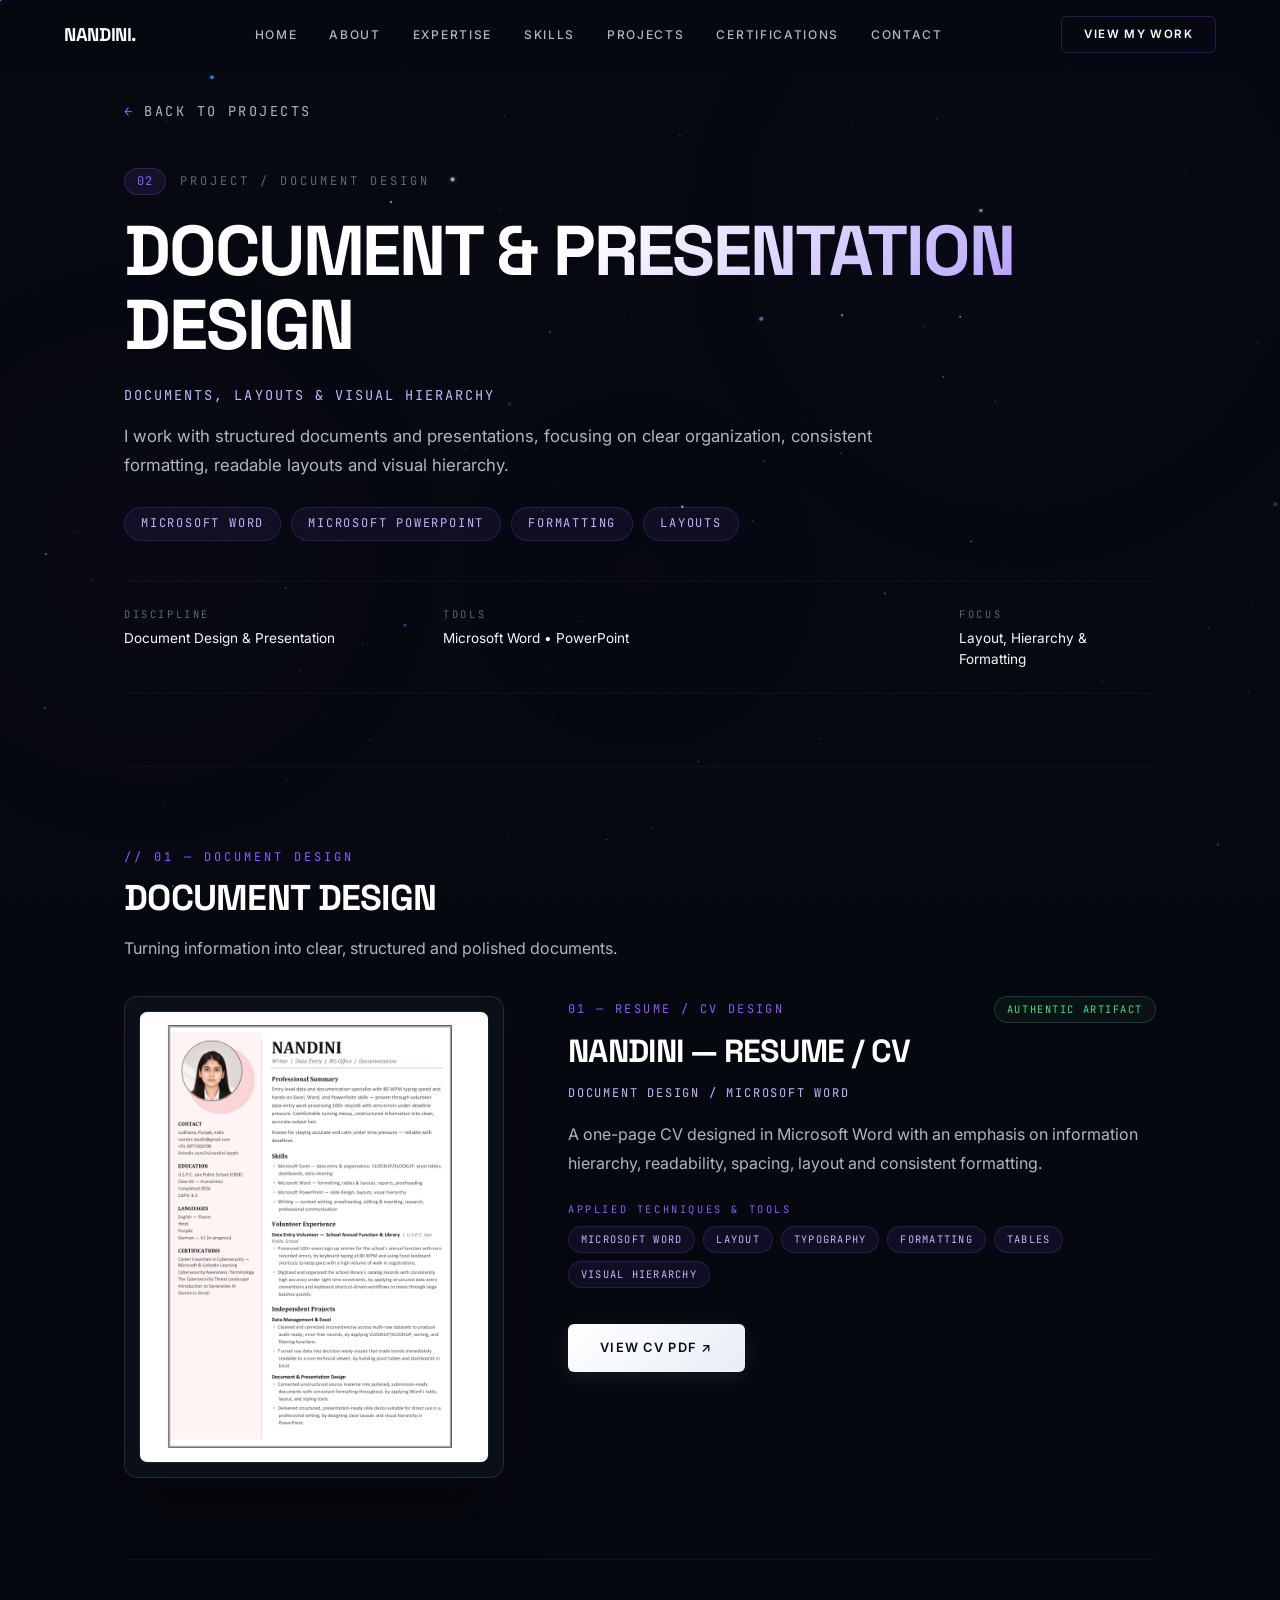
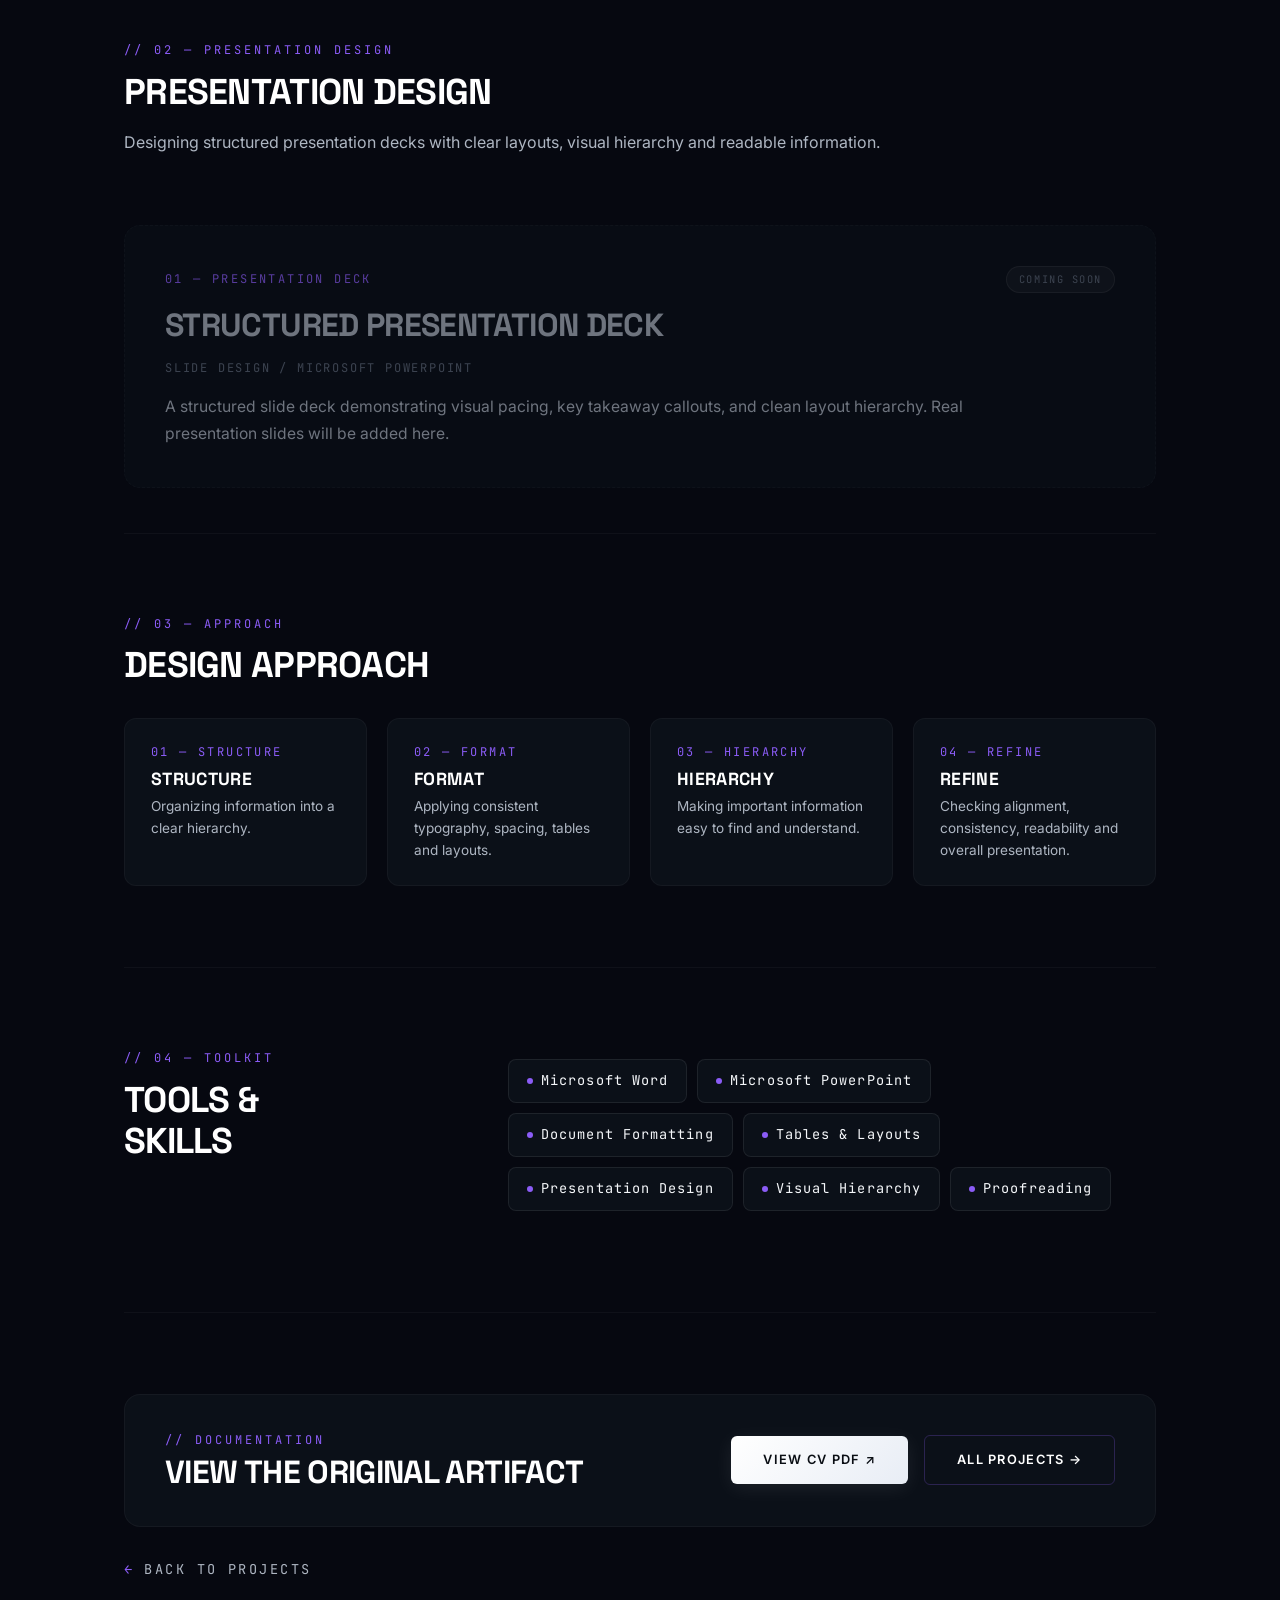
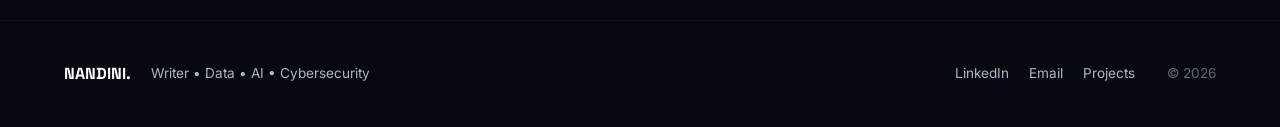
<file: projects/document-presentation.html>
<!DOCTYPE html>
<html lang="en">
<head>
    <meta charset="UTF-8">
    <meta name="viewport" content="width=device-width, initial-scale=1.0">
    <title>Document &amp; Presentation Design | Nandini</title>
    <meta name="description" content="Turning unstructured information into polished documents and professional presentation decks by Nandini.">
    <meta name="theme-color" content="#060810">
    <link rel="preconnect" href="https://fonts.googleapis.com">
    <link rel="preconnect" href="https://fonts.gstatic.com" crossorigin>
    <link href="https://fonts.googleapis.com/css2?family=Inter:wght@300;400;500;600;700&family=Space+Grotesk:wght@400;500;600;700&family=JetBrains+Mono:wght@400;500&display=swap" rel="stylesheet">
    <link rel="stylesheet" href="../styles.css">
    <link rel="stylesheet" href="../project.css">
</head>
<body>
    <!-- ==================== PARTICLE CANVAS ==================== -->
    <canvas id="particleCanvas" class="particle-canvas"></canvas>

    <!-- ==================== AMBIENT BACKGROUND ==================== -->
    <div class="ambient-bg">
        <div class="ambient-orb ambient-orb-1"></div>
        <div class="ambient-orb ambient-orb-2"></div>
        <div class="ambient-orb ambient-orb-3"></div>
    </div>

    <!-- ==================== GRAIN OVERLAY ==================== -->
    <div class="grain-overlay"></div>

    <!-- ==================== SCROLL PROGRESS ==================== -->
    <div class="scroll-progress" id="scrollProgress"></div>

    <!-- ==================== CUSTOM CURSOR ==================== -->
    <div class="custom-cursor" id="customCursor"></div>
    <div class="custom-cursor-ring" id="customCursorRing"></div>

    <!-- ==================== NAVBAR ==================== -->
    <nav class="navbar" id="navbar">
        <a href="../index.html" class="nav-logo">NANDINI.</a>
        <div class="nav-links" id="navLinks">
            <a href="../index.html#hero" class="nav-link">Home</a>
            <a href="../index.html#about" class="nav-link">About</a>
            <a href="../index.html#expertise" class="nav-link">Expertise</a>
            <a href="../index.html#skills" class="nav-link">Skills</a>
            <a href="../index.html#projects" class="nav-link active">Projects</a>
            <a href="../index.html#certifications" class="nav-link">Certifications</a>
            <a href="../index.html#contact" class="nav-link">Contact</a>
        </div>
        <a href="../index.html#projects" class="nav-cta">View My Work</a>
        <button class="hamburger" id="hamburger" aria-label="Toggle menu">
            <span></span>
            <span></span>
            <span></span>
        </button>
    </nav>

    <!-- ==================== MOBILE MENU OVERLAY ==================== -->
    <div class="mobile-menu" id="mobileMenu">
        <div class="mobile-menu-links">
            <a href="../index.html#hero" class="mobile-link">Home</a>
            <a href="../index.html#about" class="mobile-link">About</a>
            <a href="../index.html#expertise" class="mobile-link">Expertise</a>
            <a href="../index.html#skills" class="mobile-link">Skills</a>
            <a href="../index.html#projects" class="mobile-link">Projects</a>
            <a href="../index.html#certifications" class="mobile-link">Certifications</a>
            <a href="../index.html#contact" class="mobile-link">Contact</a>
        </div>
    </div>

    <main class="project-page-wrap">
        <!-- ==================== TOP NAVIGATION ==================== -->
        <div class="project-top-nav">
            <a href="../index.html#projects" class="back-link">
                <span class="back-link-arrow">←</span> BACK TO PROJECTS
            </a>
        </div>

        <!-- ==================== HERO SECTION ==================== -->
        <section class="project-hero">
            <div class="project-hero-meta-top reveal">
                <span class="project-hero-badge">02</span>
                <span class="project-hero-label">PROJECT / DOCUMENT DESIGN</span>
            </div>
            <h1 class="project-hero-title reveal delay-1">
                DOCUMENT &amp; PRESENTATION DESIGN
            </h1>
            <p class="story-subtitle reveal delay-2" style="margin-bottom: 16px;">
                DOCUMENTS, LAYOUTS &amp; VISUAL HIERARCHY
            </p>
            <p class="project-hero-desc reveal delay-2">
                I work with structured documents and presentations, focusing on clear organization, consistent formatting, readable layouts and visual hierarchy.
            </p>
            <div class="project-hero-tags reveal delay-3">
                <span class="project-hero-tag">Microsoft Word</span>
                <span class="project-hero-tag">Microsoft PowerPoint</span>
                <span class="project-hero-tag">Formatting</span>
                <span class="project-hero-tag">Layouts</span>
            </div>

            <!-- Metadata Row -->
            <div class="project-meta-row reveal delay-4">
                <div class="project-meta-item">
                    <span class="project-meta-label">DISCIPLINE</span>
                    <span class="project-meta-val">Document Design &amp; Presentation</span>
                </div>
                <div class="project-meta-item">
                    <span class="project-meta-label">TOOLS</span>
                    <span class="project-meta-val">Microsoft Word • PowerPoint</span>
                </div>
                <div class="project-meta-item">
                    <span class="project-meta-label">FOCUS</span>
                    <span class="project-meta-val">Layout, Hierarchy &amp; Formatting</span>
                </div>
            </div>
        </section>

        <!-- ==================== 01. DOCUMENT DESIGN ==================== -->
        <section class="editorial-section reveal" id="document-design">
            <div class="editorial-left" style="margin-bottom: 8px;">
                <span class="editorial-eyebrow">// 01 — DOCUMENT DESIGN</span>
                <h2 class="editorial-heading">DOCUMENT DESIGN</h2>
                <p class="editorial-text" style="margin-top: 6px; color: var(--text-secondary);">
                    Turning information into clear, structured and polished documents.
                </p>
            </div>

            <div class="doc-showcase-grid reveal delay-1">
                <!-- Visual Document Preview -->
                <div class="doc-preview-container">
                    <img src="../assets/cv-preview.png" alt="Preview of Nandini's CV document designed in Microsoft Word" class="doc-preview-img" loading="lazy">
                </div>

                <!-- Document Details -->
                <div class="doc-info-col">
                    <div class="writing-card-header" style="margin-bottom: -4px;">
                        <span class="writing-card-category">01 — RESUME / CV DESIGN</span>
                        <span class="writing-card-badge" style="color: #4ade80; border-color: rgba(74, 222, 128, 0.2); background: rgba(74, 222, 128, 0.05);">AUTHENTIC ARTIFACT</span>
                    </div>
                    <h3 class="writing-card-title">NANDINI — RESUME / CV</h3>
                    <div class="writing-card-type">DOCUMENT DESIGN / MICROSOFT WORD</div>
                    <p class="editorial-text">
                        A one-page CV designed in Microsoft Word with an emphasis on information hierarchy, readability, spacing, layout and consistent formatting.
                    </p>
                    <div>
                        <span class="editorial-eyebrow" style="font-size: var(--fs-micro);">APPLIED TECHNIQUES &amp; TOOLS</span>
                        <div class="doc-tools-list">
                            <span class="doc-tool-pill">Microsoft Word</span>
                            <span class="doc-tool-pill">Layout</span>
                            <span class="doc-tool-pill">Typography</span>
                            <span class="doc-tool-pill">Formatting</span>
                            <span class="doc-tool-pill">Tables</span>
                            <span class="doc-tool-pill">Visual Hierarchy</span>
                        </div>
                    </div>
                    <div style="margin-top: 8px;">
                        <a href="../assets/Nandini_REsume.pdf" target="_blank" rel="noopener noreferrer" class="btn btn-primary magnetic">VIEW CV PDF ↗</a>
                    </div>
                </div>
            </div>
        </section>

        <!-- ==================== 02. PRESENTATION DESIGN ==================== -->
        <section class="editorial-section reveal" id="presentation-design">
            <div class="editorial-left" style="margin-bottom: 24px;">
                <span class="editorial-eyebrow">// 02 — PRESENTATION DESIGN</span>
                <h2 class="editorial-heading">PRESENTATION DESIGN</h2>
                <p class="editorial-text" style="margin-top: 6px; color: var(--text-secondary);">
                    Designing structured presentation decks with clear layouts, visual hierarchy and readable information.
                </p>
            </div>

            <div class="writing-archive-grid">
                <article class="writing-card coming-soon reveal delay-1">
                    <div class="writing-card-header">
                        <span class="writing-card-category">01 — PRESENTATION DECK</span>
                        <span class="writing-card-badge">COMING SOON</span>
                    </div>
                    <h3 class="writing-card-title" style="color: var(--text-secondary);">STRUCTURED PRESENTATION DECK</h3>
                    <div class="writing-card-type" style="color: var(--text-muted);">SLIDE DESIGN / MICROSOFT POWERPOINT</div>
                    <p class="writing-card-desc">
                        A structured slide deck demonstrating visual pacing, key takeaway callouts, and clean layout hierarchy. Real presentation slides will be added here.
                    </p>
                </article>
            </div>
        </section>

        <!-- ==================== 03. DESIGN APPROACH ==================== -->
        <section class="editorial-section reveal" id="approach">
            <div class="editorial-left" style="margin-bottom: 24px;">
                <span class="editorial-eyebrow">// 03 — APPROACH</span>
                <h2 class="editorial-heading">DESIGN APPROACH</h2>
            </div>
            <div class="process-editorial-grid" style="grid-template-columns: repeat(auto-fit, minmax(240px, 1fr));">
                <div class="process-editorial-card">
                    <span class="process-card-step">01 — STRUCTURE</span>
                    <h3 class="process-card-title">STRUCTURE</h3>
                    <p class="process-card-desc">Organizing information into a clear hierarchy.</p>
                </div>
                <div class="process-editorial-card">
                    <span class="process-card-step">02 — FORMAT</span>
                    <h3 class="process-card-title">FORMAT</h3>
                    <p class="process-card-desc">Applying consistent typography, spacing, tables and layouts.</p>
                </div>
                <div class="process-editorial-card">
                    <span class="process-card-step">03 — HIERARCHY</span>
                    <h3 class="process-card-title">HIERARCHY</h3>
                    <p class="process-card-desc">Making important information easy to find and understand.</p>
                </div>
                <div class="process-editorial-card">
                    <span class="process-card-step">04 — REFINE</span>
                    <h3 class="process-card-title">REFINE</h3>
                    <p class="process-card-desc">Checking alignment, consistency, readability and overall presentation.</p>
                </div>
            </div>
        </section>

        <!-- ==================== 04. TOOLS & SKILLS ==================== -->
        <section class="editorial-section reveal" id="toolkit">
            <div class="editorial-split">
                <div class="editorial-left">
                    <span class="editorial-eyebrow">// 04 — TOOLKIT</span>
                    <h2 class="editorial-heading">TOOLS &amp;<br>SKILLS</h2>
                </div>
                <div class="editorial-right">
                    <div class="tech-editorial-wrap">
                        <span class="tech-editorial-chip"><span class="tech-editorial-dot"></span>Microsoft Word</span>
                        <span class="tech-editorial-chip"><span class="tech-editorial-dot"></span>Microsoft PowerPoint</span>
                        <span class="tech-editorial-chip"><span class="tech-editorial-dot"></span>Document Formatting</span>
                        <span class="tech-editorial-chip"><span class="tech-editorial-dot"></span>Tables &amp; Layouts</span>
                        <span class="tech-editorial-chip"><span class="tech-editorial-dot"></span>Presentation Design</span>
                        <span class="tech-editorial-chip"><span class="tech-editorial-dot"></span>Visual Hierarchy</span>
                        <span class="tech-editorial-chip"><span class="tech-editorial-dot"></span>Proofreading</span>
                    </div>
                </div>
            </div>
        </section>

        <!-- ==================== FINAL ACTION PANEL ==================== -->
        <section class="final-action-section reveal">
            <div class="final-action-panel">
                <div class="final-action-left">
                    <span class="final-action-eyebrow">// DOCUMENTATION</span>
                    <h2 class="final-action-title">VIEW THE ORIGINAL ARTIFACT</h2>
                </div>
                <div class="final-action-buttons">
                    <a href="../assets/Nandini_REsume.pdf" target="_blank" rel="noopener noreferrer" class="btn btn-primary magnetic">VIEW CV PDF ↗</a>
                    <a href="../index.html#projects" class="btn btn-secondary magnetic">ALL PROJECTS →</a>
                </div>
            </div>
            <div class="final-bottom-nav">
                <a href="../index.html#projects" class="back-link">
                    <span class="back-link-arrow">←</span> BACK TO PROJECTS
                </a>
            </div>
        </section>
    </main>

    <!-- ==================== FOOTER ==================== -->
    <footer class="footer">
        <div class="footer-content">
            <div class="footer-left">
                <span class="footer-logo">NANDINI.</span>
                <span class="footer-tagline">Writer • Data • AI • Cybersecurity</span>
            </div>
            <div class="footer-right">
                <div class="footer-links">
                    <a href="https://linkedin.com/in/nandini-itpath" target="_blank" rel="noopener" class="footer-link">LinkedIn</a>
                    <a href="mailto:nandini.itpath@gmail.com" class="footer-link">Email</a>
                    <a href="../index.html#projects" class="footer-link">Projects</a>
                </div>
                <span class="footer-year">© 2026</span>
            </div>
        </div>
    </footer>

    <!-- ==================== TOAST NOTIFICATION ==================== -->
    <div class="toast" id="toast">
        <span class="toast-message" id="toastMessage"></span>
    </div>

    <script src="../script.js"></script>
</body>
</html>
</file>
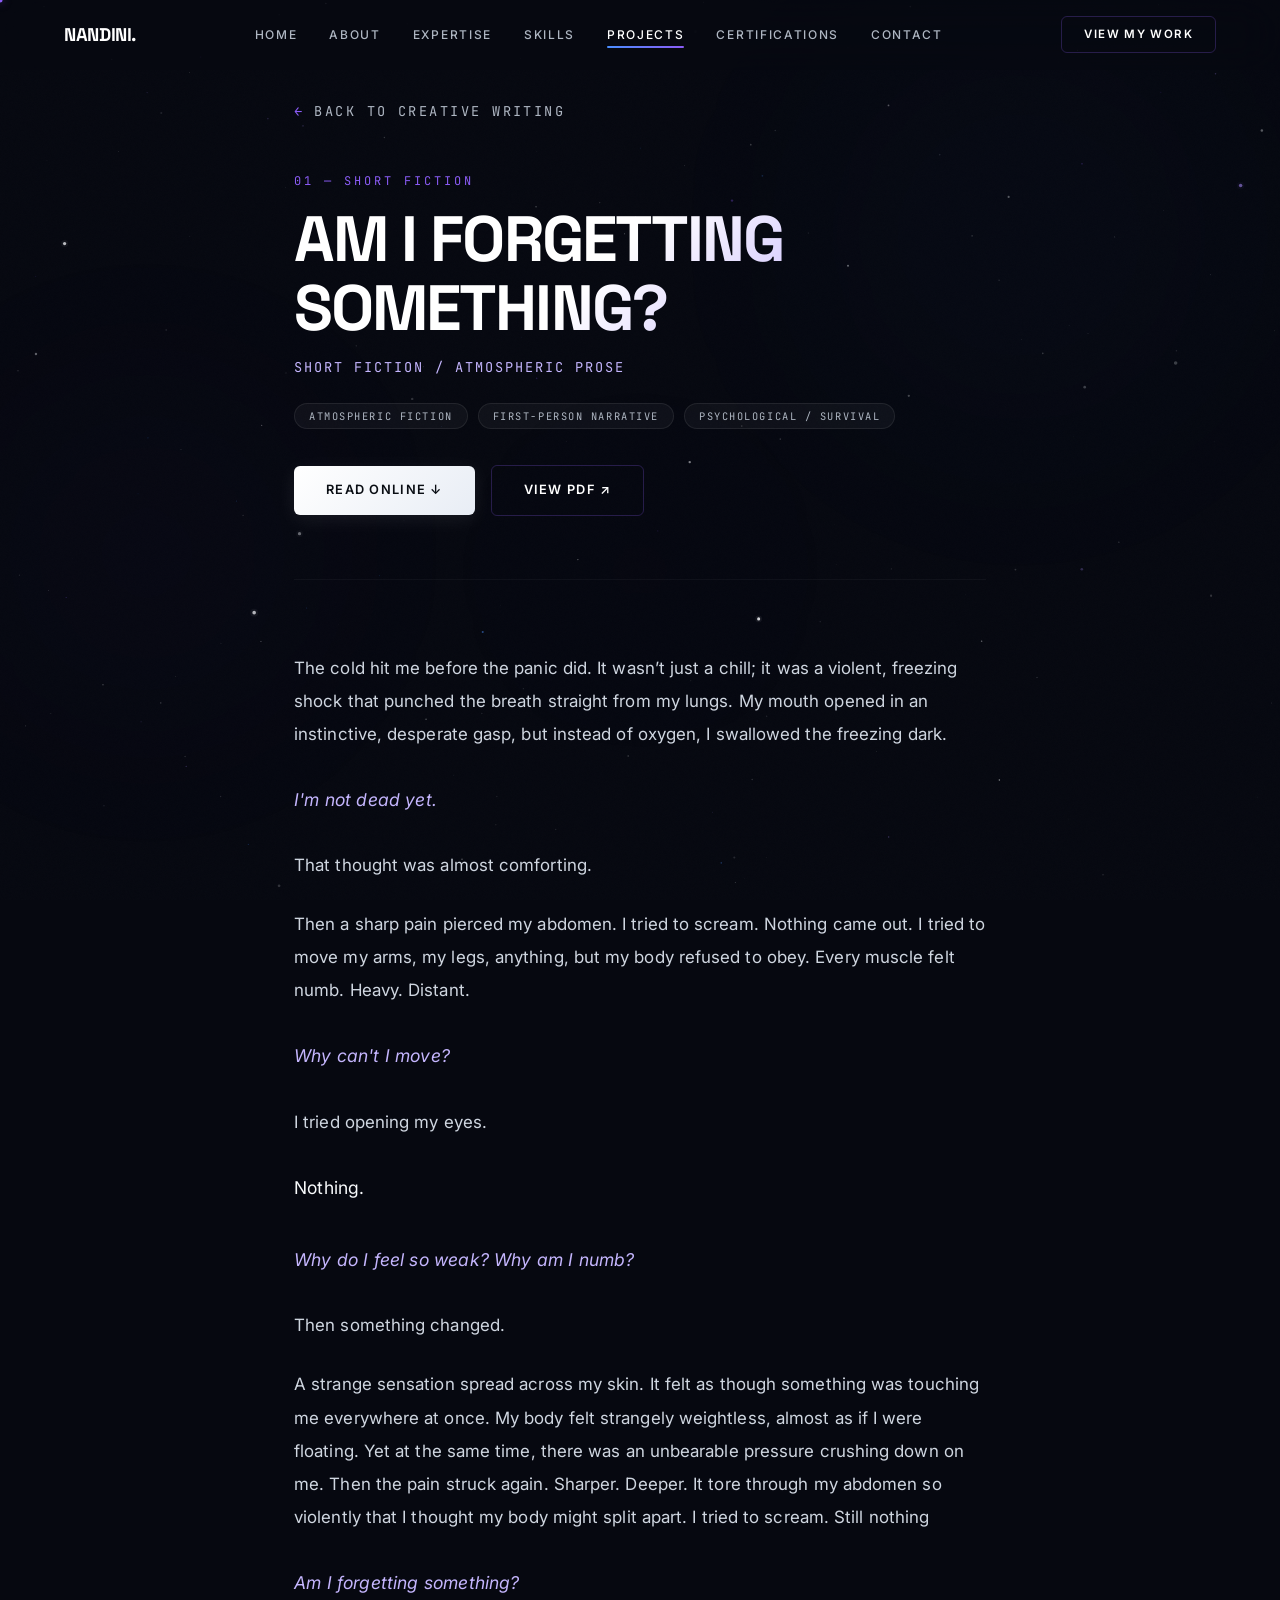
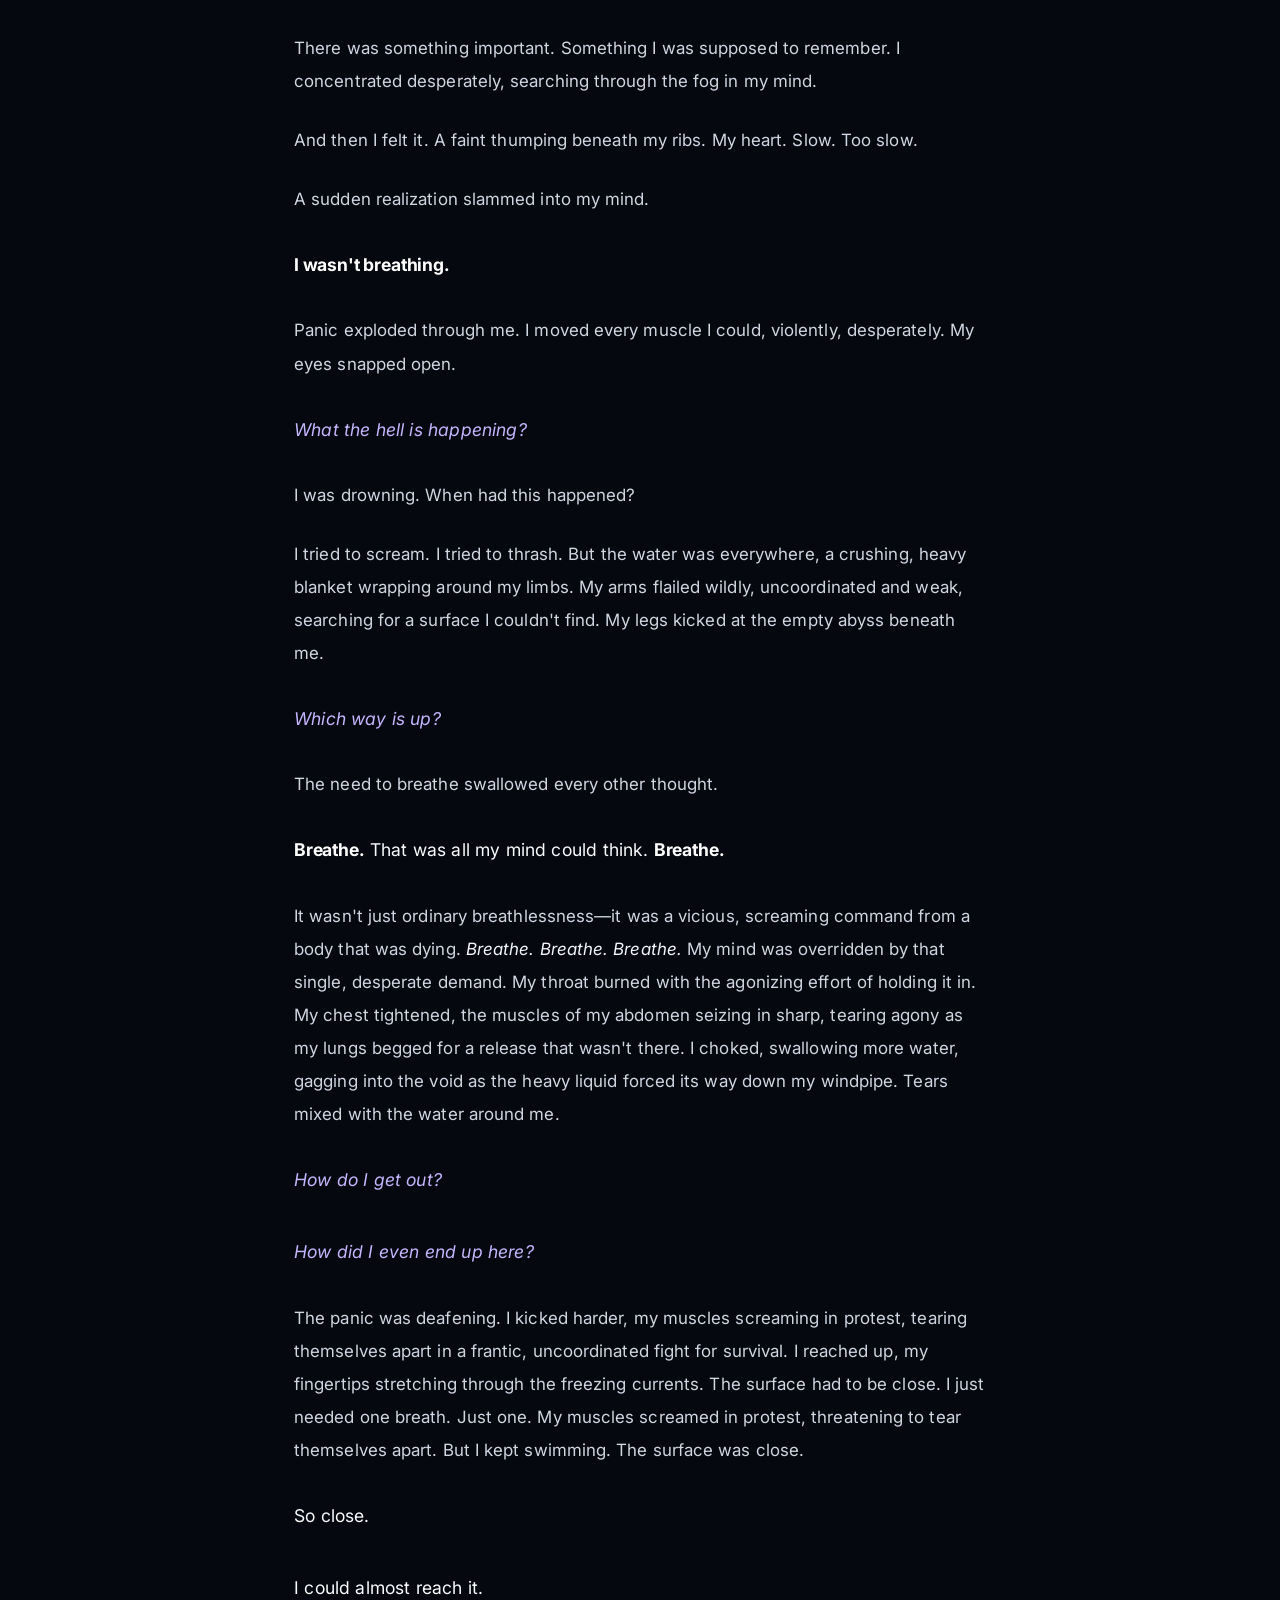
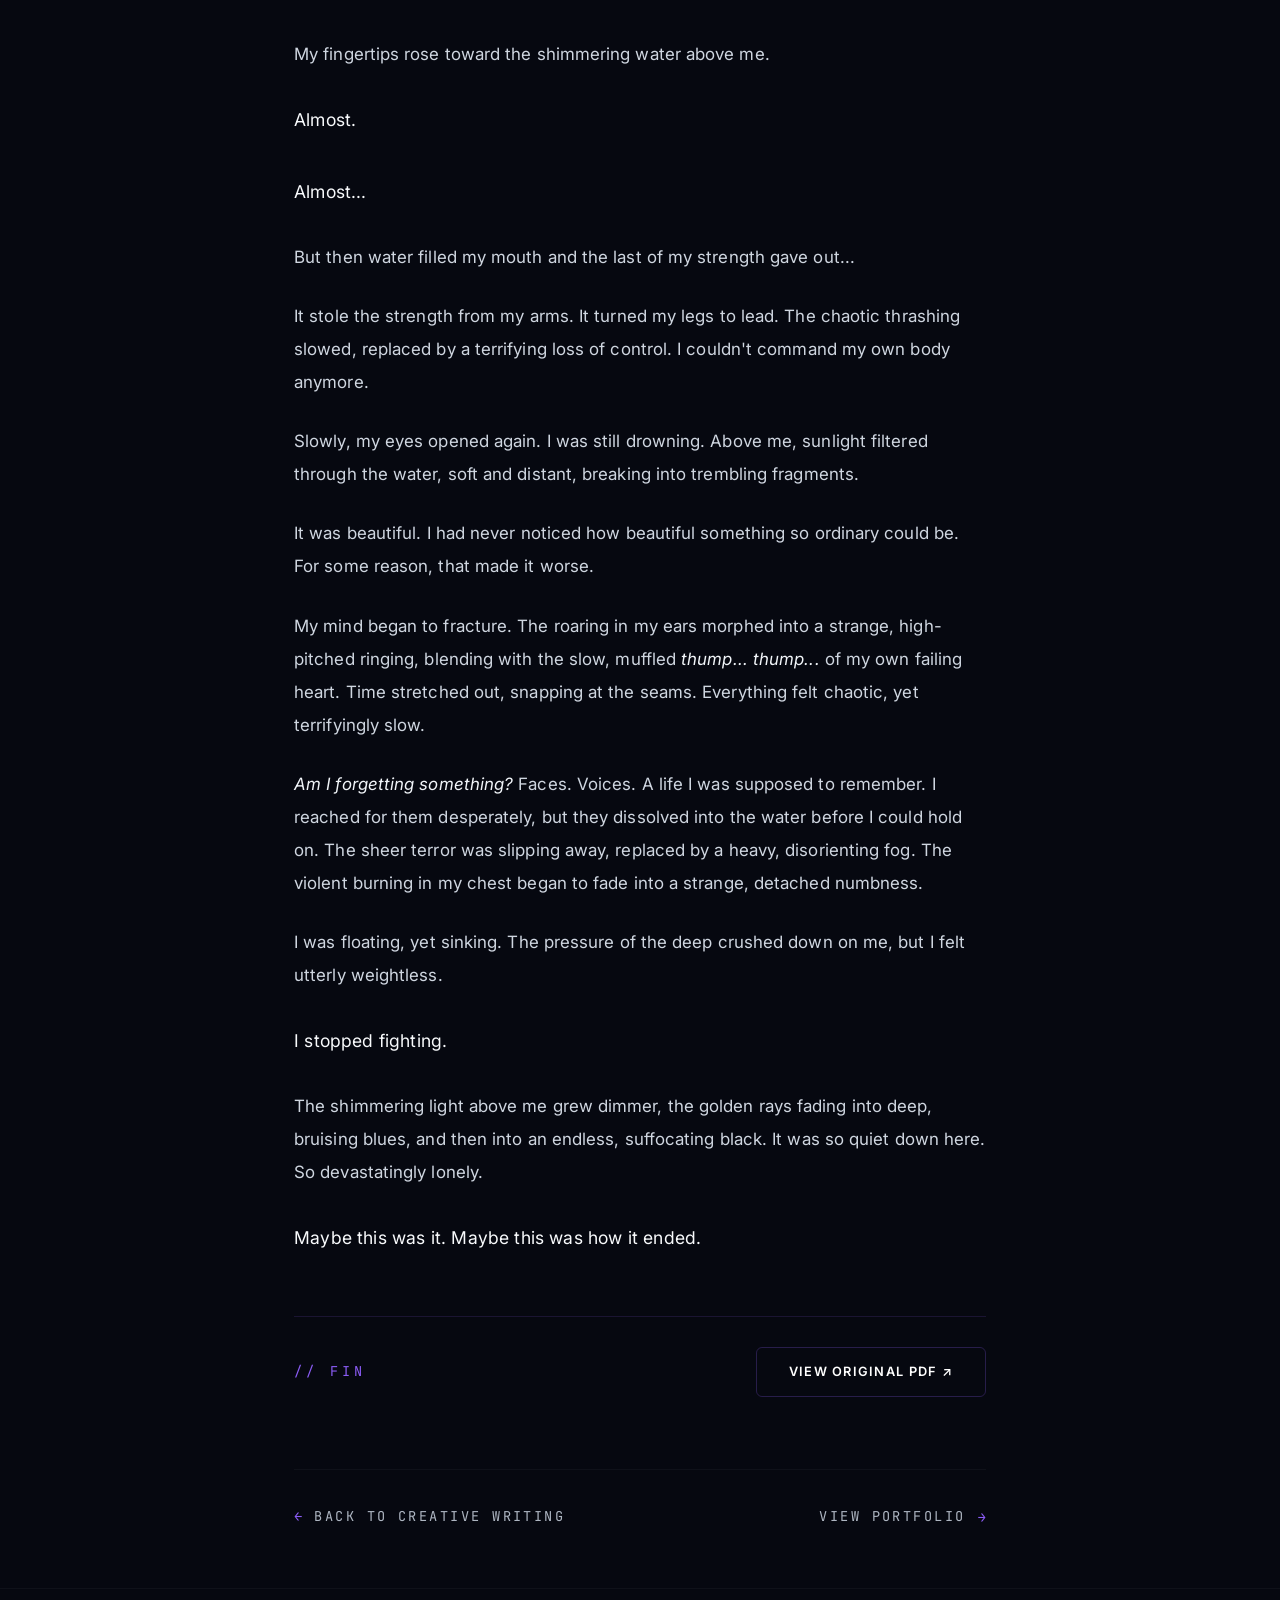
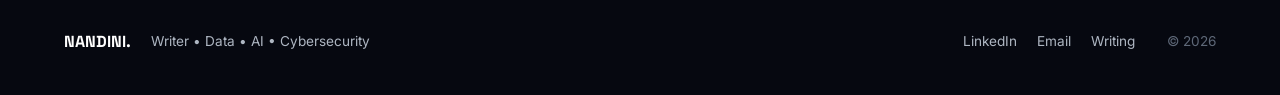
<file: projects/writing/am-i-forgetting-something.html>
<!DOCTYPE html>
<html lang="en">
<head>
    <meta charset="UTF-8">
    <meta name="viewport" content="width=device-width, initial-scale=1.0">
    <title>Am I Forgetting Something? | Creative Writing by Nandini</title>
    <meta name="description" content="A first-person exploration of disorientation, panic and the instinctive struggle for survival, told through the experience of drowning. By Nandini.">
    <meta name="theme-color" content="#060810">
    <link rel="preconnect" href="https://fonts.googleapis.com">
    <link rel="preconnect" href="https://fonts.gstatic.com" crossorigin>
    <link href="https://fonts.googleapis.com/css2?family=Inter:wght@300;400;500;600;700&family=Space+Grotesk:wght@400;500;600;700&family=JetBrains+Mono:wght@400;500&display=swap" rel="stylesheet">
    <link rel="stylesheet" href="../../styles.css">
    <link rel="stylesheet" href="../../project.css">
</head>
<body>
    <!-- ==================== PARTICLE CANVAS ==================== -->
    <canvas id="particleCanvas" class="particle-canvas"></canvas>

    <!-- ==================== AMBIENT BACKGROUND ==================== -->
    <div class="ambient-bg">
        <div class="ambient-orb ambient-orb-1"></div>
        <div class="ambient-orb ambient-orb-2"></div>
        <div class="ambient-orb ambient-orb-3"></div>
    </div>

    <!-- ==================== GRAIN OVERLAY ==================== -->
    <div class="grain-overlay"></div>

    <!-- ==================== SCROLL PROGRESS ==================== -->
    <div class="scroll-progress" id="scrollProgress"></div>

    <!-- ==================== CUSTOM CURSOR ==================== -->
    <div class="custom-cursor" id="customCursor"></div>
    <div class="custom-cursor-ring" id="customCursorRing"></div>

    <!-- ==================== NAVBAR ==================== -->
    <nav class="navbar" id="navbar">
        <a href="../../index.html" class="nav-logo">NANDINI.</a>
        <div class="nav-links" id="navLinks">
            <a href="../../index.html#hero" class="nav-link">Home</a>
            <a href="../../index.html#about" class="nav-link">About</a>
            <a href="../../index.html#expertise" class="nav-link">Expertise</a>
            <a href="../../index.html#skills" class="nav-link">Skills</a>
            <a href="../../index.html#projects" class="nav-link active">Projects</a>
            <a href="../../index.html#certifications" class="nav-link">Certifications</a>
            <a href="../../index.html#contact" class="nav-link">Contact</a>
        </div>
        <a href="../../index.html#projects" class="nav-cta">View My Work</a>
        <button class="hamburger" id="hamburger" aria-label="Toggle menu">
            <span></span>
            <span></span>
            <span></span>
        </button>
    </nav>

    <!-- ==================== MOBILE MENU OVERLAY ==================== -->
    <div class="mobile-menu" id="mobileMenu">
        <div class="mobile-menu-links">
            <a href="../../index.html#hero" class="mobile-link">Home</a>
            <a href="../../index.html#about" class="mobile-link">About</a>
            <a href="../../index.html#expertise" class="mobile-link">Expertise</a>
            <a href="../../index.html#skills" class="mobile-link">Skills</a>
            <a href="../../index.html#projects" class="mobile-link">Projects</a>
            <a href="../../index.html#certifications" class="mobile-link">Certifications</a>
            <a href="../../index.html#contact" class="mobile-link">Contact</a>
        </div>
    </div>

    <main class="story-page-wrap">
        <!-- ==================== TOP NAVIGATION ==================== -->
        <div class="project-top-nav" style="padding-left: 0; padding-right: 0;">
            <a href="../creative-writing.html" class="back-link">
                <span class="back-link-arrow">←</span> BACK TO CREATIVE WRITING
            </a>
        </div>

        <!-- ==================== STORY HEADER ==================== -->
        <header class="story-header reveal">
            <div class="story-category">01 — SHORT FICTION</div>
            <h1 class="story-title">AM I FORGETTING SOMETHING?</h1>
            <div class="story-subtitle">SHORT FICTION / ATMOSPHERIC PROSE</div>

            <div class="story-tags">
                <span class="story-tag">Atmospheric Fiction</span>
                <span class="story-tag">First-Person Narrative</span>
                <span class="story-tag">Psychological / Survival</span>
            </div>

            <div class="story-actions-bar">
                <a href="#story" class="btn btn-primary magnetic">READ ONLINE ↓</a>
                <a href="../../assets/writing/AM_I_FORGETTING_SOMETHING_WATERMARKED.pdf" target="_blank" rel="noopener noreferrer" class="btn btn-secondary magnetic">VIEW PDF ↗</a>
            </div>
        </header>

        <!-- ==================== DEDICATED LITERARY READING BODY ==================== -->
        <article class="story-body" id="story">
            <p class="story-p">
                The cold hit me before the panic did. It wasn’t just a chill; it was a violent, freezing shock that punched the breath straight from my lungs. My mouth opened in an instinctive, desperate gasp, but instead of oxygen, I swallowed the freezing dark.
            </p>

            <p class="story-p story-standalone">
                <em>I'm not dead yet.</em>
            </p>

            <p class="story-p">
                That thought was almost comforting.
            </p>

            <p class="story-p">
                Then a sharp pain pierced my abdomen. I tried to scream. Nothing came out. I tried to move my arms, my legs, anything, but my body refused to obey. Every muscle felt numb. Heavy. Distant.
            </p>

            <p class="story-p story-standalone">
                <em>Why can't I move?</em>
            </p>

            <p class="story-p">
                I tried opening my eyes.
            </p>

            <p class="story-p story-standalone">
                Nothing.
            </p>

            <p class="story-p story-standalone">
                <em>Why do I feel so weak? Why am I numb?</em>
            </p>

            <p class="story-p">
                Then something changed.
            </p>

            <p class="story-p">
                A strange sensation spread across my skin. It felt as though something was touching me everywhere at once. My body felt strangely weightless, almost as if I were floating. Yet at the same time, there was an unbearable pressure crushing down on me. Then the pain struck again. Sharper. Deeper. It tore through my abdomen so violently that I thought my body might split apart. I tried to scream. Still nothing
            </p>

            <p class="story-p story-standalone">
                <em>Am I forgetting something?</em>
            </p>

            <p class="story-p">
                There was something important. Something I was supposed to remember. I concentrated desperately, searching through the fog in my mind.
            </p>

            <p class="story-p">
                And then I felt it. A faint thumping beneath my ribs. My heart. Slow. Too slow.
            </p>

            <p class="story-p">
                A sudden realization slammed into my mind.
            </p>

            <p class="story-p story-standalone">
                <strong>I wasn't breathing.</strong>
            </p>

            <p class="story-p">
                Panic exploded through me. I moved every muscle I could, violently, desperately. My eyes snapped open.
            </p>

            <p class="story-p story-standalone">
                <em>What the hell is happening?</em>
            </p>

            <p class="story-p">
                I was drowning. When had this happened?
            </p>

            <p class="story-p">
                I tried to scream. I tried to thrash. But the water was everywhere, a crushing, heavy blanket wrapping around my limbs. My arms flailed wildly, uncoordinated and weak, searching for a surface I couldn't find. My legs kicked at the empty abyss beneath me.
            </p>

            <p class="story-p story-standalone">
                <em>Which way is up?</em>
            </p>

            <p class="story-p">
                The need to breathe swallowed every other thought.
            </p>

            <p class="story-p story-standalone">
                <strong>Breathe.</strong> That was all my mind could think. <strong>Breathe.</strong>
            </p>

            <p class="story-p">
                It wasn't just ordinary breathlessness—it was a vicious, screaming command from a body that was dying. <em>Breathe. Breathe. Breathe.</em> My mind was overridden by that single, desperate demand. My throat burned with the agonizing effort of holding it in. My chest tightened, the muscles of my abdomen seizing in sharp, tearing agony as my lungs begged for a release that wasn't there. I choked, swallowing more water, gagging into the void as the heavy liquid forced its way down my windpipe. Tears mixed with the water around me.
            </p>

            <p class="story-p story-standalone">
                <em>How do I get out?</em>
            </p>

            <p class="story-p story-standalone">
                <em>How did I even end up here?</em>
            </p>

            <p class="story-p">
                The panic was deafening. I kicked harder, my muscles screaming in protest, tearing themselves apart in a frantic, uncoordinated fight for survival. I reached up, my fingertips stretching through the freezing currents. The surface had to be close. I just needed one breath. Just one. My muscles screamed in protest, threatening to tear themselves apart. But I kept swimming. The surface was close.
            </p>

            <p class="story-p story-standalone">
                So close.
            </p>

            <p class="story-p story-standalone">
                I could almost reach it.
            </p>

            <p class="story-p">
                My fingertips rose toward the shimmering water above me.
            </p>

            <p class="story-p story-standalone">
                Almost.
            </p>

            <p class="story-p story-standalone">
                Almost...
            </p>

            <p class="story-p">
                But then water filled my mouth and the last of my strength gave out...
            </p>

            <p class="story-p">
                It stole the strength from my arms. It turned my legs to lead. The chaotic thrashing slowed, replaced by a terrifying loss of control. I couldn't command my own body anymore.
            </p>

            <p class="story-p">
                Slowly, my eyes opened again. I was still drowning. Above me, sunlight filtered through the water, soft and distant, breaking into trembling fragments.
            </p>

            <p class="story-p">
                It was beautiful. I had never noticed how beautiful something so ordinary could be. For some reason, that made it worse.
            </p>

            <p class="story-p">
                My mind began to fracture. The roaring in my ears morphed into a strange, high-pitched ringing, blending with the slow, muffled <em>thump... thump...</em> of my own failing heart. Time stretched out, snapping at the seams. Everything felt chaotic, yet terrifyingly slow.
            </p>

            <p class="story-p">
                <em>Am I forgetting something?</em> Faces. Voices. A life I was supposed to remember. I reached for them desperately, but they dissolved into the water before I could hold on. The sheer terror was slipping away, replaced by a heavy, disorienting fog. The violent burning in my chest began to fade into a strange, detached numbness.
            </p>

            <p class="story-p">
                I was floating, yet sinking. The pressure of the deep crushed down on me, but I felt utterly weightless.
            </p>

            <p class="story-p story-standalone">
                I stopped fighting.
            </p>

            <p class="story-p">
                The shimmering light above me grew dimmer, the golden rays fading into deep, bruising blues, and then into an endless, suffocating black. It was so quiet down here. So devastatingly lonely.
            </p>

            <p class="story-p story-standalone">
                Maybe this was it. Maybe this was how it ended.
            </p>

            <div class="story-ending">
                <span class="story-fin">// FIN</span>
                <a href="../../assets/writing/AM_I_FORGETTING_SOMETHING_WATERMARKED.pdf" target="_blank" rel="noopener noreferrer" class="btn btn-secondary magnetic">VIEW ORIGINAL PDF ↗</a>
            </div>
        </article>

        <!-- ==================== BOTTOM NAVIGATION ==================== -->
        <nav class="story-bottom-nav" aria-label="Story navigation">
            <a href="../creative-writing.html" class="back-link">
                <span class="back-link-arrow">←</span> BACK TO CREATIVE WRITING
            </a>
            <a href="../../index.html" class="back-link">
                VIEW PORTFOLIO <span class="back-link-arrow" style="transform: rotate(180deg); display: inline-block;">←</span>
            </a>
        </nav>
    </main>

    <!-- ==================== FOOTER ==================== -->
    <footer class="footer">
        <div class="footer-content">
            <div class="footer-left">
                <span class="footer-logo">NANDINI.</span>
                <span class="footer-tagline">Writer • Data • AI • Cybersecurity</span>
            </div>
            <div class="footer-right">
                <div class="footer-links">
                    <a href="https://linkedin.com/in/nandini-itpath" target="_blank" rel="noopener" class="footer-link">LinkedIn</a>
                    <a href="mailto:nandini.itpath@gmail.com" class="footer-link">Email</a>
                    <a href="../creative-writing.html" class="footer-link">Writing</a>
                </div>
                <span class="footer-year">© 2026</span>
            </div>
        </div>
    </footer>

    <!-- ==================== TOAST NOTIFICATION ==================== -->
    <div class="toast" id="toast">
        <span class="toast-message" id="toastMessage"></span>
    </div>

    <script src="../../script.js"></script>
</body>
</html>
</file>
<file: styles.css>
/* ==========================================================================
   NANDINI — Cinematic Night Sky Portfolio  ·  v3
   Night Sky · Purple Butterfly · Stars · Moonlight
   ========================================================================== */
@import url('https://fonts.googleapis.com/css2?family=Inter:wght@300;400;500;600;700&family=Space+Grotesk:wght@400;500;600;700&family=JetBrains+Mono:wght@400;500&display=swap');

:root{
  --bg-primary:#060810;--bg-secondary:#0A0F1A;--bg-tertiary:#0E1525;
  --bg-card:#0B1018;--bg-card-hover:#10182A;
  --text-primary:#FFFFFF;--text-bright:#F5F7FA;--text-secondary:#AEB6C2;--text-muted:#5E6878;
  --accent-blue:#4A8EFF;--accent-violet:#8B5CF6;--accent-cyan:#22D3EE;
  --accent-purple:#7c3aed;--accent-lavender:#c4b5fd;
  --accent-glow:rgba(74,142,255,0.25);
  --border-subtle:rgba(255,255,255,0.04);--border-light:rgba(255,255,255,0.07);
  --border-medium:rgba(255,255,255,0.11);--border-hover:rgba(74,142,255,0.35);
  --font-body:'Inter',-apple-system,BlinkMacSystemFont,sans-serif;
  --font-heading:'Space Grotesk',sans-serif;--font-mono:'JetBrains Mono','Courier New',monospace;
  --fs-micro:.65rem;--fs-eyebrow:.75rem;--fs-small:.85rem;--fs-body:1rem;
  --fs-subheading:clamp(1.2rem,2vw,1.5rem);--fs-heading:clamp(2.2rem,5.5vw,4.5rem);
  --fs-hero:clamp(3.2rem,9vw,7.5rem);
  --section-pad-y:clamp(80px,12vh,160px);--section-pad-x:clamp(24px,5vw,120px);
  --max-width:1400px;--nav-height:70px;
  --t-fast:.2s cubic-bezier(.4,0,.2,1);--t-base:.4s cubic-bezier(.4,0,.2,1);
  --t-slow:.7s cubic-bezier(.4,0,.2,1);--t-reveal:.8s cubic-bezier(.16,1,.3,1);
}

*,*::before,*::after{box-sizing:border-box;margin:0;padding:0}
html{scroll-behavior:smooth;font-size:16px;scroll-padding-top:var(--nav-height)}
body{background:var(--bg-primary);color:var(--text-primary);font-family:var(--font-body);font-weight:400;line-height:1.6;overflow-x:hidden;-webkit-font-smoothing:antialiased;-moz-osx-font-smoothing:grayscale}
body.no-scroll{overflow:hidden}
a{color:inherit;text-decoration:none}ul,ol{list-style:none}img{max-width:100%;display:block}button{cursor:pointer;font-family:inherit}

::-webkit-scrollbar{width:5px}::-webkit-scrollbar-track{background:transparent}
::-webkit-scrollbar-thumb{background:rgba(139,92,246,0.25);border-radius:10px}
::-webkit-scrollbar-thumb:hover{background:rgba(139,92,246,0.45)}
::selection{background:rgba(139,92,246,0.3);color:#fff}
h1,h2,h3,h4,h5,h6{font-family:var(--font-heading);font-weight:700;letter-spacing:-0.03em;text-transform:uppercase;line-height:1.05}

/* ── Loading Screen ─────────────────────────────────────────────── */
.loading-screen{position:fixed;inset:0;background:#020408;z-index:9999;display:flex;flex-direction:column;justify-content:center;align-items:center;transition:opacity .8s ease,visibility .8s ease;cursor:pointer}
.loading-screen.loaded{opacity:0;visibility:hidden;pointer-events:none}
.loader-content{display:flex;flex-direction:column;align-items:center;gap:12px}
.loader-init{font-family:var(--font-mono);font-size:var(--fs-micro);letter-spacing:.5em;color:var(--text-muted);text-transform:uppercase;margin-bottom:20px}
.loader-count{font-family:var(--font-heading);font-size:clamp(5rem,16vw,13rem);font-weight:700;line-height:1;letter-spacing:-.05em;background:linear-gradient(135deg,#fff 0%,var(--accent-blue) 50%,var(--accent-violet) 100%);-webkit-background-clip:text;-webkit-text-fill-color:transparent;background-clip:text;filter:drop-shadow(0 0 40px rgba(139,92,246,0.4))}
.loader-status{font-family:var(--font-mono);font-size:var(--fs-micro);letter-spacing:.3em;color:var(--text-secondary);text-transform:uppercase}
.loader-progress{width:clamp(200px,40vw,400px);height:1px;background:rgba(255,255,255,0.04);margin-top:24px;border-radius:2px;overflow:hidden}
.loader-progress-bar{height:100%;width:0%;background:linear-gradient(90deg,var(--accent-blue),var(--accent-violet));border-radius:2px;transition:width .05s linear;box-shadow:0 0 12px rgba(139,92,246,0.5)}
.loader-system-text{position:absolute;bottom:30px;right:40px;display:flex;align-items:center;gap:8px;font-family:var(--font-mono);font-size:.55rem;letter-spacing:.25em;color:var(--text-muted);text-transform:uppercase}
.loader-dot{color:#4ade80;animation:pulseDot 2s infinite;font-size:.5rem}

/* ── Canvas / Ambient ───────────────────────────────────────────── */
.particle-canvas{position:fixed;inset:0;z-index:0;pointer-events:none;width:100%;height:100%}
.ambient-bg{position:fixed;inset:0;z-index:0;pointer-events:none;overflow:hidden}
.ambient-orb{position:absolute;border-radius:50%;filter:blur(120px);opacity:.35;transform:translateZ(0);will-change:transform}
.ambient-orb-1{width:650px;height:650px;top:-10%;right:-5%;background:radial-gradient(circle,rgba(74,142,255,0.1) 0%,transparent 70%);animation:orbFloat1 22s ease-in-out infinite}
.ambient-orb-2{width:550px;height:550px;bottom:8%;left:-10%;background:radial-gradient(circle,rgba(139,92,246,0.1) 0%,transparent 70%);animation:orbFloat2 28s ease-in-out infinite}
.ambient-orb-3{width:420px;height:420px;top:40%;left:50%;transform:translateX(-50%);background:radial-gradient(circle,rgba(124,58,237,0.06) 0%,transparent 70%);animation:orbFloat3 20s ease-in-out infinite}
@keyframes orbFloat1{0%,100%{transform:translate(0,0)}25%{transform:translate(-40px,60px)}50%{transform:translate(30px,-30px)}75%{transform:translate(-20px,40px)}}
@keyframes orbFloat2{0%,100%{transform:translate(0,0)}33%{transform:translate(50px,-40px)}66%{transform:translate(-30px,50px)}}
@keyframes orbFloat3{0%,100%{transform:translateX(-50%) translateY(0)}50%{transform:translateX(-50%) translateY(-60px)}}

.grain-overlay{position:fixed;inset:0;z-index:1;pointer-events:none;opacity:.02;background-image:url("data:image/svg+xml,%3Csvg viewBox='0 0 256 256' xmlns='http://www.w3.org/2000/svg'%3E%3Cfilter id='n'%3E%3CfeTurbulence type='fractalNoise' baseFrequency='.85' numOctaves='4' stitchTiles='stitch'/%3E%3C/filter%3E%3Crect width='100%25' height='100%25' filter='url(%23n)'/%3E%3C/svg%3E");background-size:128px 128px}

/* ── Butterfly Layer & Canvas ───────────────────────────────────── */
.butterfly-layer{position:fixed;inset:0;pointer-events:none;z-index:50;overflow:hidden}
.butterfly-canvas{position:absolute;inset:0;width:100%;height:100%;pointer-events:none}
.butterfly{position:absolute;pointer-events:none;width:82px;height:68px;top:0;left:0;opacity:0;transition:opacity 1.2s ease;will-change:transform}
.butterfly.visible{opacity:1}
.butterfly-svg{width:100%;height:100%;overflow:visible;filter:drop-shadow(0 0 12px rgba(167,139,250,0.55)) drop-shadow(0 0 24px rgba(139,92,246,0.28))}
.wing-l{transform-origin:60px 46px;animation:flapL 3.2s cubic-bezier(.42,0,.25,1) infinite}
.wing-r{transform-origin:60px 46px;animation:flapR 3.2s cubic-bezier(.42,0,.25,1) infinite;animation-delay:-0.06s}
@keyframes flapL{
  0%,100%{transform:perspective(300px) rotateY(0deg) rotateZ(0deg)}
  8%{transform:perspective(300px) rotateY(56deg) rotateZ(2deg)}
  16%{transform:perspective(300px) rotateY(8deg) rotateZ(-0.5deg)}
  24%{transform:perspective(300px) rotateY(48deg) rotateZ(1.5deg)}
  34%{transform:perspective(300px) rotateY(4deg) rotateZ(0deg)}
  52%{transform:perspective(300px) rotateY(10deg) rotateZ(0.5deg)}
  68%{transform:perspective(300px) rotateY(2deg) rotateZ(0deg)}
  76%{transform:perspective(300px) rotateY(46deg) rotateZ(1.5deg)}
  84%{transform:perspective(300px) rotateY(10deg) rotateZ(0deg)}
  92%{transform:perspective(300px) rotateY(32deg) rotateZ(1deg)}
}
@keyframes flapR{
  0%,100%{transform:perspective(300px) rotateY(0deg) rotateZ(0deg)}
  8%{transform:perspective(300px) rotateY(-54deg) rotateZ(-2deg)}
  16%{transform:perspective(300px) rotateY(-7deg) rotateZ(0.5deg)}
  24%{transform:perspective(300px) rotateY(-46deg) rotateZ(-1.5deg)}
  34%{transform:perspective(300px) rotateY(-3deg) rotateZ(0deg)}
  52%{transform:perspective(300px) rotateY(-9deg) rotateZ(-0.5deg)}
  68%{transform:perspective(300px) rotateY(-2deg) rotateZ(0deg)}
  76%{transform:perspective(300px) rotateY(-44deg) rotateZ(-1.5deg)}
  84%{transform:perspective(300px) rotateY(-9deg) rotateZ(0deg)}
  92%{transform:perspective(300px) rotateY(-30deg) rotateZ(-1deg)}
}

/* Butterfly glow aura — delicate moonlight reflection */
.butterfly::after{content:'';position:absolute;inset:-14px;border-radius:50%;background:radial-gradient(circle,rgba(167,139,250,0.22) 0%,rgba(139,92,246,0.08) 45%,transparent 70%);pointer-events:none;filter:blur(8px);transition:opacity .6s ease,transform .6s ease;opacity:0.85}
.butterfly.butterfly-glow::after{inset:-18px;background:radial-gradient(circle,rgba(196,181,253,0.35) 0%,rgba(167,139,250,0.16) 45%,transparent 75%);filter:blur(10px);opacity:1}
.butterfly.brand-glow::after{inset:-20px;background:radial-gradient(circle,rgba(196,181,253,0.32) 0%,rgba(139,92,246,0.14) 50%,transparent 75%);filter:blur(10px)}

/* ── Shooting Stars ─────────────────────────────────────────────── */
.shooting-stars-container{position:fixed;inset:0;z-index:1;pointer-events:none;overflow:hidden}
.shooting-star{position:absolute;width:80px;height:1px;background:linear-gradient(90deg,rgba(196,181,253,0.7),rgba(255,255,255,0.4),transparent);border-radius:2px;opacity:0;animation:shoot 1.2s ease-out forwards}
@keyframes shoot{0%{transform:translateX(0) scaleX(0.3);opacity:0}10%{opacity:1;transform:translateX(40px) scaleX(1)}100%{transform:translateX(350px) scaleX(0.6);opacity:0}}

/* ── Scroll Progress ────────────────────────────────────────────── */
.scroll-progress{position:fixed;top:0;left:0;height:2px;width:0%;z-index:10000;pointer-events:none;background:linear-gradient(90deg,var(--accent-blue),var(--accent-violet),var(--accent-lavender));box-shadow:0 0 10px rgba(139,92,246,0.5),0 0 30px rgba(74,142,255,0.15);transition:width .05s linear}

/* ── Custom Cursor ──────────────────────────────────────────────── */
.custom-cursor,.custom-cursor-ring{position:fixed;top:0;left:0;border-radius:50%;pointer-events:none;z-index:9998;transform:translate(-50%,-50%);display:none}
.custom-cursor{width:5px;height:5px;background:var(--accent-violet);box-shadow:0 0 8px rgba(139,92,246,0.5)}
.custom-cursor-ring{width:36px;height:36px;border:1.5px solid rgba(139,92,246,0.3);transition:width var(--t-base),height var(--t-base),border-color var(--t-base),background var(--t-base)}
.custom-cursor-ring.hover{width:56px;height:56px;border-color:rgba(139,92,246,0.5);background:rgba(139,92,246,0.04)}
.custom-cursor-ring.text-mode{width:80px;height:80px;border-color:rgba(139,92,246,0.4);background:rgba(10,15,25,0.85)}
.cursor-text{position:fixed;pointer-events:none;z-index:9999;font-family:var(--font-mono);font-size:.55rem;font-weight:600;letter-spacing:.15em;color:var(--accent-violet);text-transform:uppercase;opacity:0;transition:opacity var(--t-fast);transform:translate(-50%,-50%)}
.cursor-text.visible{opacity:1}
@media(pointer:fine){.custom-cursor,.custom-cursor-ring{display:block}body{cursor:none}a,button,input,textarea{cursor:none}}

/* ── Navbar ─────────────────────────────────────────────────────── */
.navbar{position:fixed;top:0;left:0;width:100%;height:var(--nav-height);z-index:1000;display:flex;justify-content:space-between;align-items:center;padding:0 var(--section-pad-x);background:rgba(6,8,16,0.5);backdrop-filter:blur(24px);-webkit-backdrop-filter:blur(24px);border-bottom:1px solid transparent;transition:background var(--t-base),border-color var(--t-base),box-shadow var(--t-base);animation:slideDown .6s ease 2.8s both}
.navbar.scrolled{background:rgba(6,8,16,0.88);border-bottom-color:rgba(139,92,246,0.08);box-shadow:0 1px 30px rgba(0,0,0,0.4)}
.nav-logo{font-family:var(--font-heading);font-size:1.15rem;font-weight:700;color:var(--text-primary);letter-spacing:-.02em}
.nav-links{display:flex;gap:32px;align-items:center}
.nav-link{font-size:.75rem;font-weight:500;text-transform:uppercase;letter-spacing:.14em;color:var(--text-secondary);transition:color var(--t-fast);position:relative}
.nav-link::after{content:'';position:absolute;bottom:-4px;left:50%;width:0;height:2px;border-radius:2px;background:linear-gradient(90deg,var(--accent-blue),var(--accent-violet));transition:width var(--t-base),left var(--t-base)}
.nav-link:hover,.nav-link.active{color:var(--text-primary)}
.nav-link.active::after{width:100%;left:0}
.nav-cta{font-size:.72rem;font-weight:600;text-transform:uppercase;letter-spacing:.12em;color:var(--text-primary);border:1px solid rgba(139,92,246,0.25);padding:8px 22px;border-radius:6px;transition:all var(--t-fast);position:relative;overflow:hidden}
.nav-cta::before{content:'';position:absolute;inset:0;background:linear-gradient(135deg,rgba(139,92,246,0.08),rgba(74,142,255,0.04));opacity:0;transition:opacity var(--t-fast)}
.nav-cta:hover{border-color:rgba(139,92,246,0.5);box-shadow:0 0 20px rgba(139,92,246,0.12)}.nav-cta:hover::before{opacity:1}

.hamburger{display:none;background:none;border:none;width:28px;height:20px;position:relative;z-index:1001}
.hamburger span{display:block;width:100%;height:1.5px;background:var(--text-primary);position:absolute;left:0;transition:all var(--t-fast)}
.hamburger span:nth-child(1){top:0}.hamburger span:nth-child(2){top:50%;transform:translateY(-50%)}.hamburger span:nth-child(3){bottom:0}
.navbar.nav-open .hamburger span:nth-child(1){top:50%;transform:translateY(-50%) rotate(45deg)}.navbar.nav-open .hamburger span:nth-child(2){opacity:0}.navbar.nav-open .hamburger span:nth-child(3){bottom:auto;top:50%;transform:translateY(-50%) rotate(-45deg)}

.mobile-menu{position:fixed;inset:0;background:rgba(4,5,10,0.98);z-index:999;display:flex;flex-direction:column;justify-content:center;align-items:center;opacity:0;visibility:hidden;transition:opacity .5s ease,visibility .5s ease}
.mobile-menu.active{opacity:1;visibility:visible}
.mobile-menu-links{display:flex;flex-direction:column;align-items:center;gap:28px}
.mobile-link{font-family:var(--font-heading);font-size:clamp(1.6rem,5vw,2.4rem);font-weight:700;color:var(--text-primary);text-transform:uppercase;letter-spacing:-.02em;opacity:0;transform:translateY(20px);transition:opacity .4s ease,transform .4s ease,color var(--t-fast)}
.mobile-menu.active .mobile-link{opacity:1;transform:translateY(0)}
.mobile-menu.active .mobile-link:nth-child(1){transition-delay:.1s}.mobile-menu.active .mobile-link:nth-child(2){transition-delay:.15s}.mobile-menu.active .mobile-link:nth-child(3){transition-delay:.2s}.mobile-menu.active .mobile-link:nth-child(4){transition-delay:.25s}.mobile-menu.active .mobile-link:nth-child(5){transition-delay:.3s}.mobile-menu.active .mobile-link:nth-child(6){transition-delay:.35s}.mobile-menu.active .mobile-link:nth-child(7){transition-delay:.4s}
.mobile-link:hover{color:var(--accent-violet)}

/* ── Section Base ───────────────────────────────────────────────── */
.section{padding:var(--section-pad-y) var(--section-pad-x);max-width:var(--max-width);margin:0 auto;position:relative;z-index:5}
.section-header{margin-bottom:60px}
.section-eyebrow{display:block;font-family:var(--font-mono);font-size:var(--fs-eyebrow);font-weight:400;letter-spacing:.25em;color:var(--accent-violet);text-transform:uppercase;margin-bottom:16px;opacity:.7}
.section-title{font-size:var(--fs-heading);line-height:1;color:var(--text-primary)}
.section+.section::before{content:'';display:block;width:80%;max-width:600px;height:1px;margin:0 auto clamp(60px,8vh,120px);background:linear-gradient(90deg,transparent,rgba(139,92,246,0.12),rgba(74,142,255,0.08),transparent)}

/* ── Hero ───────────────────────────────────────────────────────── */
.hero{min-height:100vh;padding-top:calc(var(--nav-height) + 40px);position:relative;overflow:hidden;z-index:5}
.hero-bg{position:absolute;inset:0;pointer-events:none;overflow:hidden}
.hero-glow{position:absolute;top:15%;right:5%;width:700px;height:700px;background:radial-gradient(circle,rgba(139,92,246,0.1) 0%,rgba(74,142,255,0.04) 40%,transparent 70%);filter:blur(80px);animation:floatSlow 12s ease-in-out infinite}
.hero-glow-secondary{position:absolute;bottom:5%;left:15%;width:500px;height:500px;background:radial-gradient(circle,rgba(124,58,237,0.06) 0%,transparent 70%);filter:blur(100px);animation:floatSlow 15s ease-in-out infinite reverse}
.hero-bg-img{position:absolute;inset:0;width:100%;height:100%;object-fit:cover;opacity:0.12;filter:blur(1px);pointer-events:none}
.hero-grid{display:grid;grid-template-columns:1fr 1fr;gap:clamp(40px,6vw,80px);align-items:center;max-width:var(--max-width);margin:0 auto;min-height:calc(100vh - var(--nav-height) - 40px)}
.hero-content{display:flex;flex-direction:column;padding-right:20px}
.hero-eyebrow{font-family:var(--font-mono);font-size:var(--fs-eyebrow);letter-spacing:.3em;color:var(--text-secondary);text-transform:uppercase;margin-bottom:24px}
.eyebrow-slash{color:var(--accent-violet);margin-right:8px}
.hero-title{font-size:var(--fs-hero);line-height:.92;margin-bottom:28px;letter-spacing:-.04em}
.hero-title-line{display:block;font-size:.42em;letter-spacing:.08em;color:var(--text-secondary);font-weight:500;margin-bottom:8px}
.hero-title-name{display:block;background:linear-gradient(135deg,#ffffff 25%,var(--accent-lavender) 55%,var(--accent-violet) 100%);background-size:200% 200%;-webkit-background-clip:text;-webkit-text-fill-color:transparent;background-clip:text;animation:nameShimmer 6s ease-in-out infinite;transition:filter var(--t-base)}
.hero-title-name:hover{filter:drop-shadow(0 0 24px rgba(139,92,246,0.5))}
@keyframes nameShimmer{0%,100%{background-position:0% 50%}50%{background-position:100% 50%}}
.hero-subtitle{font-size:clamp(.95rem,1.2vw,1.1rem);color:var(--text-secondary);max-width:480px;line-height:1.7;margin-bottom:36px}
.hero-capabilities{display:flex;gap:0;margin-bottom:40px}
.capability{padding:0 24px;border-left:1px solid rgba(139,92,246,0.15)}
.capability:first-child{padding-left:0;border-left:none}
.capability-label{display:block;font-family:var(--font-heading);font-size:.8rem;font-weight:700;letter-spacing:.08em;color:var(--text-primary);margin-bottom:4px;text-transform:uppercase}
.capability-value{display:block;font-size:var(--fs-small);color:var(--text-secondary)}
.hero-buttons{display:flex;gap:16px;flex-wrap:wrap}

/* Buttons */
.btn{display:inline-flex;align-items:center;justify-content:center;padding:14px 32px;font-family:var(--font-body);font-size:.8rem;font-weight:600;letter-spacing:.1em;text-transform:uppercase;border-radius:6px;text-decoration:none;border:none;position:relative;overflow:hidden;transition:all var(--t-fast)}
.btn-primary{background:linear-gradient(135deg,#fff,#e8edf5);color:#0a0e14;box-shadow:0 4px 20px rgba(255,255,255,0.08)}
.btn-primary:hover{transform:translateY(-2px);box-shadow:0 8px 30px rgba(139,92,246,0.2),0 0 40px rgba(255,255,255,0.06)}
.btn-secondary{background:transparent;color:var(--text-primary);border:1px solid rgba(139,92,246,0.25)}
.btn-secondary:hover{border-color:rgba(139,92,246,0.5);transform:translateY(-2px);box-shadow:0 0 20px rgba(139,92,246,0.1);background:rgba(139,92,246,0.04)}
.btn::after{content:'';position:absolute;top:0;left:-100%;width:100%;height:100%;background:linear-gradient(90deg,transparent,rgba(255,255,255,0.06),transparent);transition:left .5s ease}.btn:hover::after{left:100%}
.magnetic{transition:transform var(--t-fast)}

/* Portrait */
.hero-portrait-wrapper{display:flex;flex-direction:column;align-items:center;position:relative}
.hero-portrait-container{position:relative;width:100%;max-width:420px;border-radius:20px;overflow:hidden;transition:transform var(--t-base)}
.portrait-glow{position:absolute;inset:-60px;z-index:-1;background:radial-gradient(ellipse at center,rgba(139,92,246,0.16) 0%,rgba(74,142,255,0.06) 40%,transparent 65%);filter:blur(50px);animation:floatSlow 8s ease-in-out infinite}
.hero-portrait{width:100%;aspect-ratio:1/1;object-fit:cover;display:block;border-radius:20px;position:relative;z-index:1}
.portrait-frame{position:absolute;inset:0;border:1px solid rgba(139,92,246,0.1);border-radius:20px;z-index:2;pointer-events:none;transition:border-color var(--t-base),box-shadow var(--t-base)}
.hero-portrait-container:hover .portrait-frame{border-color:rgba(139,92,246,0.2);box-shadow:inset 0 0 40px rgba(139,92,246,0.05)}
.hero-status{display:flex;align-items:center;gap:10px;margin-top:20px;background:rgba(139,92,246,0.04);border:1px solid rgba(139,92,246,0.1);border-radius:100px;padding:8px 20px}
.status-dot{width:8px;height:8px;background:#4ade80;border-radius:50%;animation:pulseDot 2s infinite;flex-shrink:0}
.status-text{font-family:var(--font-mono);font-size:.65rem;letter-spacing:.2em;color:var(--text-secondary);text-transform:uppercase}
.hero-year{position:absolute;bottom:-10px;right:-10px;font-family:var(--font-heading);font-size:clamp(3rem,6vw,5rem);font-weight:700;background:linear-gradient(135deg,rgba(139,92,246,0.06),rgba(74,142,255,0.03));-webkit-background-clip:text;-webkit-text-fill-color:transparent;background-clip:text;line-height:1;letter-spacing:-.04em;pointer-events:none}
.scroll-indicator{position:absolute;bottom:40px;left:var(--section-pad-x);display:flex;align-items:center;gap:14px;z-index:6}
.scroll-text{font-family:var(--font-mono);font-size:.6rem;letter-spacing:.3em;color:var(--text-muted);text-transform:uppercase}
.scroll-arrow{color:var(--accent-violet);opacity:.5;animation:scrollBounce 2s ease-in-out infinite}.scroll-arrow svg{display:block}

/* ── About ──────────────────────────────────────────────────────── */
.about-grid{display:grid;grid-template-columns:1fr 1fr;gap:clamp(40px,6vw,80px);align-items:start}
.about-statement{font-family:var(--font-heading);font-size:clamp(1.8rem,3.5vw,3rem);line-height:1.15;letter-spacing:-.03em;color:var(--text-primary);border:none;padding:0;background:linear-gradient(135deg,#fff 60%,var(--accent-lavender));-webkit-background-clip:text;-webkit-text-fill-color:transparent;background-clip:text}
.about-text{color:var(--text-secondary);line-height:1.8;font-size:clamp(.95rem,1.1vw,1.05rem);margin-bottom:20px}.about-text:last-child{margin-bottom:0}

/* ── Skills Workspace (What I Work With) ────────────────────────── */
.skills-workspace-section{position:relative;background:var(--bg-primary);overflow:hidden}
.workspace-container{position:relative;width:100%;max-width:var(--max-width);margin:0 auto}

/* Header & Decorative corner metadata */
.workspace-header{position:relative;display:flex;flex-direction:column;align-items:center;justify-content:center;text-align:center;width:100%;margin-bottom:56px}
.workspace-corner-labels{position:absolute;top:0;left:0;display:flex;gap:14px;font-family:var(--font-mono);font-size:0.62rem;letter-spacing:0.25em;color:rgba(174,182,194,0.45);text-transform:uppercase;pointer-events:none}
.workspace-corner-quote{position:absolute;top:0;right:0;display:flex;flex-direction:column;gap:3px;text-align:right;font-family:var(--font-mono);font-size:0.62rem;letter-spacing:0.22em;color:rgba(174,182,194,0.45);text-transform:uppercase;pointer-events:none}
.workspace-eyebrow{display:block;width:fit-content;margin:0 auto 16px;font-size:0.75rem;letter-spacing:0.35em;text-align:center}
.workspace-title{display:block;width:fit-content;font-family:var(--font-heading);font-weight:700;font-size:clamp(2.4rem,4.5vw,3.8rem);line-height:1.1;letter-spacing:-0.02em;margin:0 auto 12px;padding:0 4px;background:linear-gradient(135deg,#ffffff 40%,var(--accent-lavender) 80%,var(--accent-violet) 100%);-webkit-background-clip:text;-webkit-text-fill-color:transparent;background-clip:text;text-transform:uppercase;text-align:center}
.workspace-subtitle{display:block;width:fit-content;font-family:var(--font-mono);font-size:clamp(0.72rem,0.95vw,0.85rem);letter-spacing:0.2em;color:var(--text-secondary);text-transform:uppercase;max-width:650px;margin:0 auto;text-align:center}

/* 2x2 Grid Layout & Card Interactivity */
.workspace-grid{display:grid;grid-template-columns:repeat(2,1fr);gap:28px;margin-bottom:52px}
.workspace-grid:hover .workspace-card:not(:hover){opacity:0.62;filter:brightness(0.9);transform:scale(0.995)}

.workspace-card{background:linear-gradient(145deg,rgba(11,16,28,0.7) 0%,rgba(6,10,18,0.85) 100%);border:1px solid rgba(255,255,255,0.08);border-radius:20px;padding:clamp(26px,2.8vw,38px);display:grid;grid-template-columns:1.05fr 1fr;gap:24px;position:relative;overflow:hidden;backdrop-filter:blur(18px);-webkit-backdrop-filter:blur(18px);box-shadow:0 20px 45px rgba(0,0,0,0.4),inset 0 1px 0 rgba(255,255,255,0.05);transition:transform var(--t-base),border-color var(--t-base),box-shadow var(--t-base),opacity var(--t-base),filter var(--t-base)}
.workspace-card::before{content:'';position:absolute;inset:0;border-radius:20px;background:radial-gradient(550px circle at var(--mouse-x,50%) var(--mouse-y,50%),rgba(139,92,246,0.08),transparent 60%);opacity:0;transition:opacity var(--t-base);pointer-events:none}
.workspace-card:hover{transform:translateY(-5px);border-color:rgba(139,92,246,0.35);box-shadow:0 24px 60px rgba(0,0,0,0.6),0 0 35px rgba(139,92,246,0.1),inset 0 1px 0 rgba(196,181,253,0.2)}
.workspace-card:hover::before{opacity:1}

/* Card Left Column (Information & Tags) */
.card-content-col{display:flex;flex-direction:column;justify-content:space-between;height:100%;z-index:2}
.card-header-block{margin-bottom:18px}
.card-num-wrap{display:flex;align-items:center;gap:12px;margin-bottom:10px}
.card-number{font-family:var(--font-heading);font-size:1.6rem;font-weight:700;color:var(--accent-lavender);opacity:0.9;line-height:1}
.card-num-line{height:1px;width:32px;background:linear-gradient(90deg,rgba(139,92,246,0.6),transparent)}
.card-title{font-size:clamp(1.15rem,1.4vw,1.4rem);letter-spacing:-0.02em;color:var(--text-primary);margin-bottom:8px;line-height:1.2}
.card-desc{font-size:0.84rem;line-height:1.55;color:var(--text-secondary)}

.card-pills-wrap{display:flex;flex-wrap:wrap;gap:8px;margin-bottom:22px}
.workspace-pill{display:inline-flex;align-items:center;padding:5px 12px;border-radius:100px;font-size:0.72rem;font-weight:500;font-family:var(--font-body);color:var(--text-secondary);background:rgba(255,255,255,0.03);border:1px solid rgba(255,255,255,0.08);transition:all var(--t-fast);white-space:nowrap}
.workspace-pill:hover{background:rgba(139,92,246,0.12);border-color:rgba(139,92,246,0.4);color:#ffffff;transform:translateY(-1px)}

.workspace-card-btn{display:inline-flex;align-items:center;gap:10px;font-family:var(--font-mono);font-size:0.75rem;font-weight:600;letter-spacing:0.12em;text-transform:uppercase;color:var(--accent-lavender);align-self:flex-start;padding:6px 0;position:relative;transition:all var(--t-fast);text-decoration:none}
.workspace-card-btn::after{content:'';position:absolute;bottom:0;left:0;width:0;height:1px;background:linear-gradient(90deg,var(--accent-violet),var(--accent-blue));transition:width var(--t-base)}
.workspace-card-btn:hover{color:#ffffff;transform:translateX(3px)}
.workspace-card-btn:hover::after{width:100%}
.btn-arrow{transition:transform var(--t-fast)}
.workspace-card-btn:hover .btn-arrow{transform:translateX(4px)}

/* Card Right Column (Interactive Visual Workspace Previews) */
.card-preview-col{display:flex;align-items:center;justify-content:center;position:relative;min-height:280px;z-index:1}

/* ── PREVIEW 01: Writing Minimalist Dark Glass Editor ───────────── */
.writing-preview-window{width:100%;height:100%;min-height:280px;background:rgba(7,11,20,0.85);border:1px solid rgba(139,92,246,0.22);border-radius:14px;display:flex;flex-direction:column;overflow:hidden;box-shadow:inset 0 1px 0 rgba(255,255,255,0.06),0 12px 30px rgba(0,0,0,0.4)}
.preview-window-topbar{display:flex;align-items:center;justify-content:space-between;padding:9px 14px;background:rgba(12,18,32,0.9);border-bottom:1px solid rgba(255,255,255,0.06)}
.window-dots{display:flex;gap:6px}
.dot{width:8px;height:8px;border-radius:50%}
.dot-r{background:#ef4444;opacity:0.8}
.dot-y{background:#f59e0b;opacity:0.8}
.dot-g{background:#10b981;opacity:0.8}
.preview-filename{font-family:var(--font-mono);font-size:0.65rem;color:var(--text-muted);letter-spacing:0.06em}
.writing-window-body{padding:18px 18px 0;flex-grow:1;display:flex;flex-direction:column;position:relative}
.writing-prose-intro{font-family:var(--font-mono);font-size:0.68rem;color:var(--accent-violet);opacity:0.85;margin-bottom:10px;letter-spacing:0.04em}
.writing-prose-quote{font-family:'Space Grotesk',serif,sans-serif;font-size:clamp(0.95rem,1.2vw,1.15rem);font-weight:500;line-height:1.4;color:#f8fafc;font-style:italic;position:relative;z-index:2}
.typing-cursor{color:var(--accent-blue);animation:blinkCursor 1s step-end infinite;margin-left:2px;font-style:normal;font-weight:700}
.writing-decor-wrap{position:absolute;bottom:0;left:0;right:0;height:80px;pointer-events:none;overflow:hidden}
.mountain-silhouette{position:absolute;bottom:0;left:0;width:100%;height:55px;object-fit:cover;opacity:0.75}
.quill-icon-wrap{position:absolute;right:14px;bottom:8px;z-index:2;opacity:0.6;transition:transform var(--t-base),opacity var(--t-base)}
.workspace-card:hover .quill-icon-wrap{opacity:0.95;transform:rotate(-6deg) scale(1.08)}
.writing-window-footer{padding:8px 14px;background:rgba(5,8,15,0.95);border-top:1px solid rgba(255,255,255,0.04);display:flex;align-items:center;justify-content:center;gap:8px;font-family:var(--font-mono);font-size:0.6rem;color:var(--text-muted);letter-spacing:0.18em;text-transform:uppercase}
.footer-slash{color:var(--accent-violet);opacity:0.5}

/* ── PREVIEW 02: Data Spreadsheet & Mini Analytics Dashboard ──── */
.data-sheet-window{width:100%;background:rgba(7,12,22,0.92);border:1px solid rgba(34,197,94,0.22);border-radius:14px;overflow:hidden;box-shadow:0 12px 30px rgba(0,0,0,0.45);display:flex;flex-direction:column}
.sheet-titlebar{display:flex;align-items:center;gap:10px;padding:8px 12px;background:rgba(12,20,34,0.95);border-bottom:1px solid rgba(255,255,255,0.06)}
.excel-badge{width:18px;height:18px;background:#107c41;color:#fff;font-family:var(--font-heading);font-size:0.68rem;font-weight:700;display:flex;align-items:center;justify-content:center;border-radius:4px;box-shadow:0 2px 6px rgba(16,124,65,0.4)}
.sheet-formula-bar{display:flex;align-items:center;gap:8px;flex-grow:1;background:rgba(5,9,16,0.85);border:1px solid rgba(255,255,255,0.07);border-radius:4px;padding:2px 8px}
.fx-label{font-family:var(--font-mono);font-size:0.65rem;font-style:italic;color:var(--accent-lavender)}
.fx-formula{font-family:var(--font-mono);font-size:0.66rem;color:#4ade80;letter-spacing:0.02em}
.mini-table-wrap{padding:8px 10px;overflow-x:auto}
.mini-sheet-table{width:100%;border-collapse:collapse;font-family:var(--font-mono);font-size:0.64rem;text-align:left}
.mini-sheet-table th,.mini-sheet-table td{padding:3px 6px;border:1px solid rgba(255,255,255,0.04)}
.mini-sheet-table thead tr:first-child th{background:rgba(12,18,32,0.6);color:var(--text-muted);font-size:0.58rem;text-align:center}
.mini-sheet-table tr.subhead-row th{background:rgba(16,24,42,0.75);color:var(--text-secondary);font-size:0.59rem;font-weight:600;text-transform:uppercase}
.mini-sheet-table .row-num{color:var(--text-muted);width:20px;text-align:center;font-size:0.58rem;background:rgba(12,18,32,0.4)}
.mini-sheet-table .col-fx{width:20px;color:var(--accent-lavender)}
.mini-sheet-table .cell-name{color:#f1f5f9;font-weight:500}
.mini-sheet-table .cell-num{color:var(--text-secondary);text-align:right}
.mini-sheet-table .cell-sales{color:#38bdf8;font-weight:600;text-align:right}
.sheet-charts-row{display:grid;grid-template-columns:auto auto 1fr;gap:10px;align-items:center;padding:8px 10px;background:rgba(6,9,16,0.95);border-top:1px solid rgba(255,255,255,0.05)}
.mini-barchart{display:flex;align-items:flex-end;gap:4px;height:34px;padding:3px 5px;background:rgba(12,18,32,0.6);border-radius:5px;border:1px solid rgba(255,255,255,0.04)}
.bar-col{width:5px;border-radius:2px 2px 0 0;background:linear-gradient(to top,#3b82f6,#38bdf8)}
.b-1{height:45%}.b-2{height:70%}.b-3{height:35%}.b-4{height:90%;background:linear-gradient(to top,#8b5cf6,#c084fc)}.b-5{height:60%}
.mini-donutchart{display:flex;align-items:center;justify-content:center}
.mini-kpi-card{display:flex;justify-content:space-around;background:rgba(12,18,32,0.7);border:1px solid rgba(56,189,248,0.18);border-radius:5px;padding:4px 8px}
.kpi-group{display:flex;flex-direction:column}
.kpi-label{font-family:var(--font-mono);font-size:0.52rem;color:var(--text-muted);text-transform:uppercase;letter-spacing:0.04em}
.kpi-val{font-family:var(--font-mono);font-size:0.72rem;font-weight:700;color:#38bdf8}

/* ── PREVIEW 03: 3D Stacked Documents & Presentation Mockup ───── */
.docs-stack-wrapper{position:relative;width:100%;height:250px;display:flex;align-items:center;justify-content:center;perspective:1000px}
.stack-sheet{position:absolute;border-radius:12px;transition:transform var(--t-base),box-shadow var(--t-base)}
.sheet-back{width:80%;height:185px;background:linear-gradient(135deg,rgba(88,28,135,0.3) 0%,rgba(12,18,32,0.85) 100%);border:1px solid rgba(168,85,247,0.22);transform:translateY(-22px) translateX(22px) rotate(5deg);box-shadow:0 10px 24px rgba(0,0,0,0.4);z-index:1}
.sheet-mid{width:85%;height:195px;background:linear-gradient(145deg,rgba(24,32,47,0.95),rgba(12,18,32,0.98));border:1px solid rgba(249,115,22,0.3);transform:translateY(-10px) translateX(10px) rotate(2deg);box-shadow:0 14px 28px rgba(0,0,0,0.5);z-index:2;padding:14px;display:flex;flex-direction:column;justify-content:space-between;position:relative}
.slide-label{font-family:var(--font-mono);font-size:0.56rem;color:#fb923c;text-transform:uppercase;letter-spacing:0.12em;font-weight:600}
.slide-title{font-family:var(--font-heading);font-size:0.9rem;font-weight:700;color:#f8fafc;line-height:1.25;margin-top:4px}
.slide-num{font-family:var(--font-mono);font-size:0.6rem;color:var(--text-muted);align-self:flex-end}
.sheet-front{width:88%;height:210px;background:linear-gradient(145deg,rgba(13,20,35,0.98),rgba(8,12,22,0.98));border:1px solid rgba(59,130,246,0.32);transform:translateY(6px) translateX(-6px) rotate(-2deg);box-shadow:0 20px 42px rgba(0,0,0,0.6);z-index:3;padding:16px 18px;display:flex;flex-direction:column;position:relative}
.workspace-card:hover .sheet-front{transform:translateY(2px) translateX(-10px) rotate(-3.5deg);box-shadow:0 26px 50px rgba(0,0,0,0.7)}
.workspace-card:hover .sheet-mid{transform:translateY(-14px) translateX(14px) rotate(4deg)}
.workspace-card:hover .sheet-back{transform:translateY(-28px) translateX(28px) rotate(7.5deg)}
.report-header{margin-bottom:10px}
.report-title{display:inline-block;font-family:var(--font-heading);font-size:0.8rem;font-weight:700;color:#60a5fa;letter-spacing:0.04em;text-transform:uppercase;margin-bottom:2px}
.report-sub{font-family:var(--font-body);font-size:0.68rem;color:var(--text-secondary);line-height:1.25}
.report-img-placeholder{height:46px;border-radius:5px;overflow:hidden;margin-bottom:10px;border:1px solid rgba(255,255,255,0.06)}
.report-img-gradient{width:100%;height:100%;background:linear-gradient(135deg,rgba(59,130,246,0.25) 0%,rgba(139,92,246,0.2) 50%,rgba(24,32,47,0.6) 100%)}
.report-lines{display:flex;flex-direction:column;gap:4px}
.r-line{height:3px;border-radius:2px;background:rgba(255,255,255,0.12)}
.l-1{width:90%}.l-2{width:75%}.l-3{width:82%}.l-4{width:50%}
.sheet-badge-icon{position:absolute;width:20px;height:20px;border-radius:4px;display:flex;align-items:center;justify-content:center;font-family:var(--font-heading);font-size:0.7rem;font-weight:700;color:#fff;box-shadow:0 3px 8px rgba(0,0,0,0.35)}
.sheet-badge-icon.blue{bottom:12px;right:12px;background:#2b579a}
.sheet-badge-icon.orange{bottom:12px;right:12px;background:#d24726}
.sheet-badge-icon.purple{top:10px;right:10px;background:#7c3aed}

/* ── PREVIEW 04: Futuristic Code Terminal & Dev Tools Dock ─────── */
.tech-terminal-window{width:100%;background:rgba(6,10,18,0.92);border:1px solid rgba(139,92,246,0.28);border-radius:14px;overflow:hidden;display:flex;flex-direction:column;box-shadow:0 12px 30px rgba(0,0,0,0.5)}
.terminal-topbar{display:flex;align-items:center;justify-content:space-between;padding:9px 12px;background:rgba(12,18,32,0.95);border-bottom:1px solid rgba(255,255,255,0.05)}
.terminal-filename{font-family:var(--font-mono);font-size:0.65rem;color:#c4b5fd;letter-spacing:0.04em}
.terminal-right-tags{display:flex;gap:7px;font-family:var(--font-mono);font-size:0.52rem;color:var(--text-muted);letter-spacing:0.12em;text-transform:uppercase}
.terminal-body{padding:14px 16px;font-family:var(--font-mono);font-size:0.72rem;line-height:1.6}
.terminal-code{margin:0;font-family:inherit;font-size:inherit;color:#e2e8f0;white-space:pre-wrap}
.c-prompt{color:#38bdf8;font-weight:700;margin-right:4px}
.c-var{color:#a78bfa}
.c-op{color:#f43f5e}
.c-func{color:#60a5fa}
.c-kw{color:#f472b6;font-weight:600}
.c-comment{color:#64748b;font-style:italic;display:block;margin-top:8px}
.terminal-tools-dock{display:flex;align-items:center;justify-content:center;gap:12px;padding:8px 12px;background:rgba(4,7,13,0.95);border-top:1px solid rgba(255,255,255,0.04)}
.tool-tile{width:32px;height:32px;border-radius:7px;background:rgba(255,255,255,0.03);border:1px solid rgba(255,255,255,0.07);display:flex;align-items:center;justify-content:center;color:var(--text-secondary);transition:all var(--t-fast)}
.tool-tile:hover{background:rgba(139,92,246,0.15);border-color:rgba(139,92,246,0.45);color:#fff;transform:translateY(-2px);box-shadow:0 4px 12px rgba(139,92,246,0.2)}

/* ── Workspace Bottom Decorative Bar ────────────────────────────── */
.workspace-bottom-bar{display:flex;align-items:center;justify-content:space-between;gap:20px;padding:26px 0 0;border-top:1px solid rgba(255,255,255,0.06);font-family:var(--font-mono)}
.bottom-bar-left,.bottom-bar-right{display:flex;align-items:center;gap:10px;color:rgba(174,182,194,0.5);font-size:0.62rem;letter-spacing:0.16em;text-transform:uppercase;line-height:1.4}
.bar-sym{color:var(--accent-violet);font-size:0.85rem;font-weight:700}
.bottom-bar-center{display:flex;align-items:center;gap:14px;flex-grow:1;max-width:560px;margin:0 auto}
.bar-line{flex-grow:1;height:1px;background:linear-gradient(90deg,transparent,rgba(139,92,246,0.3),transparent)}
.bottom-statement-wrap{display:flex;align-items:center;gap:8px;white-space:nowrap}
.bar-star{color:var(--accent-lavender);font-size:0.75rem;animation:pulseStar 2.4s ease-in-out infinite}
.bottom-statement-text{font-family:var(--font-mono);font-size:0.7rem;letter-spacing:0.22em;text-transform:uppercase;color:var(--text-bright);font-weight:500}

/* Animations */
@keyframes blinkCursor{0%,100%{opacity:1}50%{opacity:0}}
@keyframes pulseStar{0%,100%{transform:scale(1);opacity:0.75}50%{transform:scale(1.25);opacity:1;filter:drop-shadow(0 0 6px rgba(196,181,253,0.8))}}

/* Responsive Breakpoints for Workspace */
@media (max-width: 1100px){
  .workspace-card{grid-template-columns:1fr;gap:24px}
  .workspace-corner-labels,.workspace-corner-quote{display:none}
}
@media (max-width: 850px){
  .workspace-grid{grid-template-columns:1fr;gap:24px}
  .workspace-bottom-bar{flex-direction:column;text-align:center;gap:14px}
  .bottom-bar-left,.bottom-bar-right{justify-content:center}
}
@media (max-width: 640px){
  .workspace-card{padding:22px 18px}
  .card-preview-col{min-height:auto}
  .sheet-charts-row{grid-template-columns:1fr;gap:8px}
  .mini-barchart{justify-content:center}
  .mini-donutchart{display:none}
  .docs-stack-wrapper{height:220px}
}

/* ── My Toolkit ──────────────────────────────────────────────────── */
.toolkit-section{position:relative;background:var(--bg-primary);overflow:hidden}
.toolkit-container{position:relative;width:100%;max-width:var(--max-width);margin:0 auto}

/* Header & Decorative corner metadata */
.toolkit-header{position:relative;display:flex;flex-direction:column;align-items:center;justify-content:center;text-align:center;width:100%;margin-bottom:52px}
.toolkit-corner-labels{position:absolute;top:0;left:0;display:flex;flex-direction:column;gap:4px;text-align:left;font-family:var(--font-mono);font-size:0.62rem;letter-spacing:0.25em;color:rgba(174,182,194,0.45);text-transform:uppercase;pointer-events:none}
.toolkit-corner-quote{position:absolute;top:0;right:0;display:flex;flex-direction:column;gap:4px;text-align:right;font-family:var(--font-mono);font-size:0.62rem;letter-spacing:0.2em;color:rgba(174,182,194,0.45);pointer-events:none}
.toolkit-eyebrow{display:block;width:fit-content;margin:0 auto 14px;font-size:0.75rem;letter-spacing:0.35em;text-align:center}
.toolkit-title{display:block;width:fit-content;font-family:var(--font-heading);font-weight:700;font-size:clamp(2.4rem,4.5vw,3.8rem);line-height:1.1;letter-spacing:-0.02em;margin:0 auto 12px;padding:0 4px;background:linear-gradient(135deg,#ffffff 40%,var(--accent-lavender) 80%,var(--accent-violet) 100%);-webkit-background-clip:text;-webkit-text-fill-color:transparent;background-clip:text;text-transform:uppercase;text-align:center}
.toolkit-subtitle{display:block;width:fit-content;font-family:var(--font-mono);font-size:clamp(0.72rem,0.95vw,0.85rem);letter-spacing:0.25em;color:var(--accent-lavender);text-transform:uppercase;margin:0 auto 12px;text-align:center}
.toolkit-statement{display:block;width:fit-content;font-family:var(--font-body);font-size:clamp(0.85rem,1.05vw,0.95rem);color:var(--text-secondary);max-width:620px;margin:0 auto;font-style:italic;text-align:center}

/* 3x2 Grid Layout */
.toolkit-grid{display:grid;grid-template-columns:repeat(3,1fr);gap:24px;margin-bottom:48px}
.toolkit-grid:hover .toolkit-panel:not(:hover){opacity:0.65;filter:brightness(0.92);transform:scale(0.995)}

/* Category Panels */
.toolkit-panel{background:linear-gradient(145deg,rgba(11,16,28,0.7) 0%,rgba(6,10,18,0.85) 100%);border:1px solid rgba(255,255,255,0.08);border-radius:18px;padding:clamp(22px,2.2vw,30px);display:flex;flex-direction:column;justify-content:space-between;position:relative;overflow:hidden;backdrop-filter:blur(18px);-webkit-backdrop-filter:blur(18px);box-shadow:0 16px 36px rgba(0,0,0,0.35),inset 0 1px 0 rgba(255,255,255,0.05);transition:transform var(--t-base),border-color var(--t-base),box-shadow var(--t-base),opacity var(--t-base),filter var(--t-base)}
.toolkit-panel::before{content:'';position:absolute;inset:0;border-radius:18px;background:radial-gradient(450px circle at var(--mouse-x,50%) var(--mouse-y,50%),rgba(139,92,246,0.08),transparent 60%);opacity:0;transition:opacity var(--t-base);pointer-events:none}
.toolkit-panel:hover{transform:translateY(-4px);border-color:rgba(139,92,246,0.35);box-shadow:0 22px 55px rgba(0,0,0,0.55),0 0 32px rgba(139,92,246,0.1),inset 0 1px 0 rgba(196,181,253,0.2)}
.toolkit-panel:hover::before{opacity:1}

/* Panel Header */
.panel-header{display:flex;justify-content:space-between;align-items:flex-start;gap:14px;margin-bottom:20px}
.panel-meta{flex-grow:1}
.panel-num-wrap{display:flex;align-items:center;gap:10px;margin-bottom:8px}
.panel-number{font-family:var(--font-heading);font-size:1.4rem;font-weight:700;color:var(--accent-lavender);opacity:0.9;line-height:1}
.panel-num-line{height:1px;width:28px;background:linear-gradient(90deg,rgba(139,92,246,0.6),transparent)}
.panel-title{font-size:clamp(1.05rem,1.25vw,1.22rem);letter-spacing:-0.01em;color:var(--text-primary);margin-bottom:6px;line-height:1.2}
.panel-desc{font-size:0.78rem;line-height:1.5;color:var(--text-secondary)}

.panel-badge-decor{display:flex;flex-direction:column;align-items:flex-end;gap:4px;text-align:right;color:rgba(174,182,194,0.55);font-family:var(--font-mono);font-size:0.52rem;letter-spacing:0.14em;text-transform:uppercase;white-space:nowrap;flex-shrink:0}
.panel-badge-decor .badge-icon{color:var(--accent-lavender);opacity:0.85;margin-bottom:2px}

/* Panel Tool Tiles Grid */
.panel-tools-grid{display:grid;gap:10px;margin-bottom:22px}
.panel-tools-grid.cols-3{grid-template-columns:repeat(3,1fr)}
.panel-tools-grid.cols-4{grid-template-columns:repeat(4,1fr)}

/* Tool Card */
.tool-card{background:rgba(15,23,42,0.45);border:1px solid rgba(255,255,255,0.06);border-radius:12px;padding:12px 8px;display:flex;flex-direction:column;align-items:center;text-align:center;transition:all var(--t-fast);position:relative;overflow:hidden;cursor:default}
.tool-card:hover,.tool-card:focus-visible{background:rgba(22,33,60,0.7);border-color:rgba(139,92,246,0.45);transform:translateY(-3px);box-shadow:0 8px 24px rgba(0,0,0,0.4),0 0 16px rgba(139,92,246,0.18);outline:none}
.tool-icon-wrap{margin-bottom:8px;display:flex;align-items:center;justify-content:center;height:38px;width:38px;transition:transform var(--t-fast),filter var(--t-fast)}
.tool-icon-img{width:32px;height:32px;max-width:34px;max-height:34px;object-fit:contain;display:block}
.tool-card:hover .tool-icon-wrap{transform:scale(1.1);filter:drop-shadow(0 0 10px rgba(196,181,253,0.4))}
.tool-name{font-family:var(--font-heading);font-size:0.78rem;font-weight:600;color:#ffffff;margin-bottom:6px;line-height:1.2}
.tool-features{list-style:none;padding:0;margin:0;display:flex;flex-direction:column;gap:2px;width:100%}
.tool-features li{font-family:var(--font-body);font-size:0.6rem;color:var(--text-secondary);line-height:1.3;transition:color var(--t-fast)}
.tool-card:hover .tool-features li{color:#f1f5f9}

/* Panel Footer Action */
.panel-footer{border-top:1px solid rgba(255,255,255,0.05);padding-top:14px;display:flex;align-items:center;justify-content:flex-start}
.panel-action-btn{display:inline-flex;align-items:center;gap:8px;font-family:var(--font-mono);font-size:0.68rem;font-weight:600;letter-spacing:0.12em;text-transform:uppercase;color:var(--accent-lavender);position:relative;transition:all var(--t-fast);text-decoration:none;padding:2px 0}
.panel-action-btn::after{content:'';position:absolute;bottom:-2px;left:0;width:0;height:1px;background:linear-gradient(90deg,var(--accent-violet),var(--accent-blue));transition:width var(--t-base)}
.panel-action-btn:hover{color:#ffffff;transform:translateX(3px)}
.panel-action-btn:hover::after{width:100%}
.panel-action-btn:hover .btn-arrow{transform:translateX(4px)}

/* Toolkit Bottom Bar */
.toolkit-bottom-bar{display:flex;align-items:flex-end;justify-content:space-between;gap:20px;padding:28px 0 0;border-top:1px solid rgba(255,255,255,0.06);font-family:var(--font-mono);position:relative}
.toolkit-bottom-left{color:rgba(174,182,194,0.5);font-size:0.62rem;letter-spacing:0.18em;text-transform:uppercase;line-height:1.5}
.toolkit-bottom-center{display:flex;flex-direction:column;align-items:center;gap:6px;flex-grow:1;max-width:480px;margin:0 auto;text-align:center}
.toolkit-bottom-mountains{width:200px;height:32px;opacity:0.65;margin-bottom:-4px}
.toolkit-statement-wrap{display:flex;flex-direction:column;align-items:center;gap:4px}
.toolkit-tag-line{font-size:0.58rem;letter-spacing:0.28em;color:var(--accent-lavender);opacity:0.8;text-transform:uppercase}
.toolkit-clearer-me{font-size:0.7rem;letter-spacing:0.22em;color:#ffffff;font-weight:600;text-transform:uppercase}
.toolkit-bottom-right{text-align:right}
.toolkit-brand-name{font-family:var(--font-heading);font-size:0.85rem;font-weight:700;letter-spacing:0.18em;color:rgba(255,255,255,0.7);text-transform:uppercase}

/* Responsive Media Queries for Toolkit */
@media (max-width: 1100px){
  .toolkit-grid{grid-template-columns:repeat(2,1fr);gap:20px}
  .toolkit-corner-labels,.toolkit-corner-quote{display:none}
}
@media (max-width: 800px){
  .toolkit-grid{grid-template-columns:1fr;gap:20px}
  .panel-tools-grid.cols-4{grid-template-columns:repeat(2,1fr)}
  .toolkit-bottom-bar{flex-direction:column;align-items:center;text-align:center;gap:16px}
  .toolkit-bottom-left,.toolkit-bottom-right{text-align:center}
}
@media (max-width: 580px){
  .panel-tools-grid.cols-3{grid-template-columns:repeat(2,1fr)}
  .panel-header{flex-direction:column;gap:10px}
  .panel-badge-decor{align-items:flex-start;text-align:left}
  .toolkit-panel{padding:20px 16px}
}

/* ── Projects ───────────────────────────────────────────────────── */
.projects-grid{display:grid;grid-template-columns:1fr 1fr;gap:32px}
.project-card{background:var(--bg-card);border-radius:16px;padding:clamp(28px,3vw,44px);border:1px solid var(--border-subtle);display:flex;flex-direction:column;position:relative;overflow:hidden;transition:all var(--t-base)}
.project-card::before{content:'';position:absolute;inset:0;border-radius:16px;background:radial-gradient(600px circle at var(--mouse-x,50%) var(--mouse-y,50%),rgba(139,92,246,0.06),transparent 50%);opacity:0;transition:opacity var(--t-base);pointer-events:none}
.project-card:hover{border-color:rgba(139,92,246,0.18);transform:translateY(-6px);box-shadow:0 20px 50px rgba(0,0,0,0.4),0 0 30px rgba(139,92,246,0.04)}.project-card:hover::before{opacity:1}
.project-number{font-family:var(--font-heading);font-size:clamp(2.5rem,4vw,3.5rem);font-weight:700;color:rgba(139,92,246,0.06);line-height:1;margin-bottom:16px;transition:color var(--t-base),text-shadow var(--t-base)}
.project-card:hover .project-number{color:rgba(139,92,246,0.2);text-shadow:0 0 30px rgba(139,92,246,0.1)}
.project-title{font-size:clamp(1.1rem,1.5vw,1.35rem);margin-bottom:14px;letter-spacing:0em}
.project-description{color:var(--text-secondary);font-size:var(--fs-small);line-height:1.7;margin-bottom:24px;flex-grow:1}
.project-tools{display:flex;flex-wrap:wrap;gap:8px;margin-bottom:24px}
.project-tool{font-size:.7rem;padding:5px 14px;border:1px solid var(--border-light);border-radius:100px;color:var(--text-secondary);text-transform:uppercase;letter-spacing:.06em;transition:all var(--t-fast)}
.project-card:hover .project-tool{border-color:rgba(139,92,246,0.18);color:var(--text-bright)}
.project-link{font-size:.8rem;font-weight:600;color:var(--accent-violet);text-transform:uppercase;letter-spacing:.1em;align-self:flex-start;position:relative;transition:all var(--t-fast)}
.project-link::after{content:'';position:absolute;bottom:-3px;left:0;width:0;height:1px;background:linear-gradient(90deg,var(--accent-violet),var(--accent-blue));transition:width var(--t-base)}
.project-link:hover{transform:translateX(4px)}.project-link:hover::after{width:100%}

/* ── Timeline ───────────────────────────────────────────────────── */
.timeline{position:relative;padding-left:48px}
.timeline-line{position:absolute;top:0;left:0;bottom:0;width:2px;background:linear-gradient(to bottom,var(--border-light),transparent);overflow:visible}
.timeline-item{position:relative;margin-bottom:64px;padding-left:8px}.timeline-item:last-child{margin-bottom:0}
.timeline-dot{position:absolute;top:12px;left:-52px;width:12px;height:12px;border-radius:50%;background:var(--bg-primary);border:2px solid var(--text-muted);transition:all var(--t-base)}
.timeline-item.active .timeline-dot{border-color:var(--accent-violet);box-shadow:0 0 14px rgba(139,92,246,0.45);background:rgba(139,92,246,0.15)}
.timeline-year{font-family:var(--font-heading);font-size:clamp(2rem,3.5vw,2.8rem);font-weight:700;color:var(--text-primary);margin-bottom:8px;line-height:1}
.timeline-title{font-size:1.15rem;font-weight:600;margin-bottom:6px;text-transform:none;letter-spacing:0}
.timeline-place{font-size:var(--fs-small);color:var(--text-secondary);margin-bottom:12px;font-style:italic}
.timeline-desc{color:var(--text-secondary);line-height:1.7;max-width:560px;font-size:var(--fs-small)}

/* ── Certifications ─────────────────────────────────────────────── */
.cert-grid{display:grid;grid-template-columns:repeat(auto-fill,minmax(320px,1fr));gap:24px}
.cert-card{background:var(--bg-card);border-radius:14px;border:1px solid var(--border-subtle);padding:clamp(24px,2.5vw,36px);display:flex;flex-direction:column;transition:all var(--t-base);position:relative;overflow:hidden}
.cert-card::before{content:'';position:absolute;inset:0;background:radial-gradient(400px circle at var(--mouse-x,50%) var(--mouse-y,50%),rgba(139,92,246,0.06),transparent 50%);opacity:0;transition:opacity var(--t-base)}
.cert-card:hover{border-color:rgba(139,92,246,0.18);transform:translateY(-4px);box-shadow:0 16px 40px rgba(0,0,0,0.3),0 0 20px rgba(139,92,246,0.04)}.cert-card:hover::before{opacity:1}
.cert-issuer{font-family:var(--font-mono);font-size:var(--fs-eyebrow);letter-spacing:.2em;color:var(--accent-violet);text-transform:uppercase;margin-bottom:14px;opacity:.7}
.cert-title{font-family:var(--font-body);font-size:clamp(1rem,1.2vw,1.15rem);font-weight:600;color:var(--text-primary);text-transform:none;letter-spacing:0;line-height:1.4;margin-bottom:20px;flex-grow:1}
.cert-view-btn{background:none;border:none;font-family:var(--font-body);font-size:.78rem;font-weight:500;color:var(--text-secondary);text-transform:uppercase;letter-spacing:.12em;align-self:flex-start;padding:0;position:relative;transition:color var(--t-fast);text-decoration:none;cursor:pointer}
.cert-view-btn::after{content:'';position:absolute;bottom:-3px;left:0;width:0;height:1px;background:linear-gradient(90deg,var(--accent-violet),var(--accent-blue));transition:width var(--t-base)}.cert-view-btn:hover{color:var(--accent-violet)}.cert-view-btn:hover::after{width:100%}
.cert-unavailable{opacity:.4;cursor:not-allowed}.cert-unavailable:hover{color:var(--text-secondary)}.cert-unavailable:hover::after{width:0}

/* Cert Modal */
.cert-modal{position:fixed;inset:0;z-index:2000;display:flex;justify-content:center;align-items:center;opacity:0;visibility:hidden;transition:opacity var(--t-base),visibility var(--t-base)}
.cert-modal.active{opacity:1;visibility:visible}
.cert-modal-overlay{position:absolute;inset:0;background:rgba(0,0,0,0.9);backdrop-filter:blur(16px);-webkit-backdrop-filter:blur(16px)}
.cert-modal-content{position:relative;background:var(--bg-card);border:1px solid rgba(139,92,246,0.15);border-radius:24px;padding:clamp(32px,4vw,60px);max-width:520px;width:90%;text-align:center;transform:scale(.92) translateY(24px);transition:transform var(--t-base);box-shadow:0 32px 80px rgba(0,0,0,0.5),0 0 40px rgba(139,92,246,0.08)}
.cert-modal.active .cert-modal-content{transform:scale(1) translateY(0)}
.cert-modal-close{position:absolute;top:16px;right:20px;background:none;border:none;color:var(--text-secondary);font-size:1.8rem;line-height:1;transition:color var(--t-fast)}.cert-modal-close:hover{color:var(--text-primary)}
.cert-modal-badge{margin-bottom:24px}.cert-modal-badge svg{margin:0 auto}
.cert-modal-issuer{font-family:var(--font-mono);font-size:var(--fs-eyebrow);letter-spacing:.25em;color:var(--accent-violet);text-transform:uppercase;margin-bottom:12px}
.cert-modal-title{font-family:var(--font-body);font-size:clamp(1.2rem,2vw,1.6rem);font-weight:600;color:var(--text-primary);text-transform:none;letter-spacing:0;line-height:1.35;margin-bottom:28px}
.cert-modal-holder{display:flex;flex-direction:column;gap:6px;margin-bottom:28px}
.cert-modal-label{font-family:var(--font-mono);font-size:.6rem;letter-spacing:.3em;color:var(--text-muted);text-transform:uppercase}
.cert-modal-name{font-family:var(--font-heading);font-size:1.3rem;font-weight:700;color:var(--text-primary)}
.cert-modal-footer{padding-top:20px;border-top:1px solid var(--border-subtle)}
.cert-modal-verified{font-family:var(--font-mono);font-size:.65rem;letter-spacing:.2em;color:#4ade80;text-transform:uppercase}

/* ── Education ──────────────────────────────────────────────────── */
.education-content{max-width:600px}
.education-school{font-size:clamp(1.4rem,2.5vw,2rem);margin-bottom:14px;letter-spacing:0em}
.education-details{display:flex;flex-wrap:wrap;align-items:center;gap:12px;color:var(--text-secondary);font-size:var(--fs-small);margin-bottom:24px}
.education-divider{color:var(--text-muted)}
.education-cgpa{display:flex;align-items:baseline;gap:12px}
.cgpa-label{font-family:var(--font-mono);font-size:var(--fs-eyebrow);letter-spacing:.3em;color:var(--text-secondary);text-transform:uppercase}
.cgpa-value{font-family:var(--font-heading);font-size:clamp(2rem,4vw,3rem);font-weight:700;line-height:1;background:linear-gradient(135deg,#fff,var(--accent-lavender));-webkit-background-clip:text;-webkit-text-fill-color:transparent;background-clip:text}

/* ── Languages ──────────────────────────────────────────────────── */
.languages-grid{display:grid;grid-template-columns:repeat(4,1fr);gap:32px}
.language-item{padding:24px 0;border-top:1px solid var(--border-subtle);transition:border-color var(--t-base)}.language-item:hover{border-top-color:rgba(139,92,246,0.2)}
.language-name{font-size:1.1rem;font-weight:600;margin-bottom:6px;text-transform:none;letter-spacing:0}
.language-level{font-size:var(--fs-small);color:var(--text-secondary)}

/* ── Brand Statement ────────────────────────────────────────────── */
.brand-section{min-height:100vh;padding:clamp(100px,16vh,200px) var(--section-pad-x);display:flex;justify-content:center;align-items:center;position:relative;overflow:hidden;text-align:center}

/* Star canvas — fills the brand section */
.brand-star-canvas{position:absolute;inset:0;width:100%;height:100%;z-index:0;pointer-events:none}

/* Central atmospheric glow behind text */
.brand-glow-center{position:absolute;top:50%;left:50%;transform:translate(-50%,-50%);width:min(650px,80vw);height:min(500px,60vh);background:radial-gradient(ellipse at center,rgba(139,92,246,0.14) 0%,rgba(124,58,237,0.07) 30%,rgba(74,142,255,0.03) 55%,transparent 80%);filter:blur(50px);pointer-events:none;z-index:1;opacity:0;transition:opacity 1.5s ease}
.brand-glow-secondary{position:absolute;top:50%;left:50%;transform:translate(-50%,-50%);width:min(400px,60vw);height:min(320px,40vh);background:radial-gradient(ellipse at center,rgba(167,139,250,0.1) 0%,rgba(139,92,246,0.04) 45%,transparent 75%);filter:blur(35px);pointer-events:none;z-index:1;opacity:0;transition:opacity 1.8s ease 0.3s}

/* Luminous edge gradients — faint atmospheric light at section boundaries */
.brand-edge-glow{position:absolute;pointer-events:none;z-index:1;opacity:0;transition:opacity 2s ease 0.5s}
.brand-edge-top{top:0;left:10%;right:10%;height:120px;background:radial-gradient(ellipse at center top,rgba(139,92,246,0.06) 0%,transparent 70%)}
.brand-edge-bottom{bottom:0;left:10%;right:10%;height:120px;background:radial-gradient(ellipse at center bottom,rgba(139,92,246,0.05) 0%,transparent 70%)}
.brand-edge-left{top:15%;bottom:15%;left:0;width:100px;background:radial-gradient(ellipse at left center,rgba(124,58,237,0.05) 0%,transparent 70%)}
.brand-edge-right{top:15%;bottom:15%;right:0;width:100px;background:radial-gradient(ellipse at right center,rgba(124,58,237,0.05) 0%,transparent 70%)}

/* Centered content wrapper */
.brand-content-centered{position:relative;z-index:5;max-width:900px;width:100%;display:flex;flex-direction:column;align-items:center;justify-content:center}
.brand-statement{font-size:clamp(2.4rem,5.5vw,4.8rem);line-height:1.15;margin-bottom:48px;letter-spacing:-.03em;font-weight:700;text-align:center}
.brand-line{display:block;background:linear-gradient(135deg,#FFFFFF 30%,#E0E7FF 60%,#C4B5FD 100%);-webkit-background-clip:text;-webkit-text-fill-color:transparent;background-clip:text;margin-bottom:10px;filter:drop-shadow(0 2px 30px rgba(139,92,246,0.22))}
.brand-words{display:flex;justify-content:center;flex-wrap:wrap;gap:clamp(18px,3vw,42px);font-family:var(--font-body);font-size:var(--fs-small);color:var(--text-secondary);text-transform:uppercase;letter-spacing:.25em}
.brand-words span{opacity:.8;transition:color var(--t-fast),opacity var(--t-fast)}
.brand-words span:hover{color:var(--accent-lavender);opacity:1}

/* Visible state — toggled by JS on scroll intersection */
.brand-section.brand-visible .brand-glow-center{opacity:1}
.brand-section.brand-visible .brand-glow-secondary{opacity:1}
.brand-section.brand-visible .brand-edge-glow{opacity:1}


/* ── Contact ────────────────────────────────────────────────────── */
.contact-title{font-size:clamp(2.5rem,6vw,5rem) !important}
.contact-subtitle{font-size:clamp(1rem,1.3vw,1.15rem);color:var(--text-secondary);margin-bottom:60px;max-width:500px}
.contact-grid{display:grid;grid-template-columns:1fr 1fr;gap:clamp(40px,6vw,80px)}
.contact-info{display:flex;flex-direction:column;gap:32px}
.contact-item{display:flex;flex-direction:column;gap:6px}
.contact-label{font-family:var(--font-mono);font-size:var(--fs-eyebrow);letter-spacing:.3em;color:var(--text-muted);text-transform:uppercase}
.contact-value{font-size:1.05rem;color:var(--text-primary);transition:color var(--t-fast)}.contact-value:hover{color:var(--accent-violet)}
.contact-form{display:flex;flex-direction:column;gap:28px}
.form-group{display:flex;flex-direction:column;gap:8px;position:relative}
.form-label{font-family:var(--font-mono);font-size:var(--fs-eyebrow);font-weight:500;letter-spacing:.3em;color:var(--text-secondary);text-transform:uppercase;transition:color var(--t-fast)}
.form-input{background:transparent;border:none;border-bottom:1px solid rgba(255,255,255,0.08);padding:14px 0;color:var(--text-primary);font-size:1rem;font-family:var(--font-body);width:100%;outline:none;transition:border-color var(--t-fast),box-shadow var(--t-fast)}
.form-input:focus{border-bottom-color:var(--accent-violet);box-shadow:0 2px 12px rgba(139,92,246,0.1)}
.form-group:focus-within .form-label{color:var(--accent-violet)}
.form-input.error{border-bottom-color:#ef4444}
.form-textarea{min-height:100px;resize:vertical}
.form-submit{align-self:flex-start;margin-top:8px}

/* ── Footer ─────────────────────────────────────────────────────── */
.footer{padding:40px var(--section-pad-x);border-top:1px solid var(--border-subtle);max-width:var(--max-width);margin:0 auto;position:relative;z-index:5}
.footer-content{display:flex;justify-content:space-between;align-items:center;flex-wrap:wrap;gap:20px}
.footer-left{display:flex;align-items:center;gap:20px}
.footer-logo{font-family:var(--font-heading);font-size:1rem;font-weight:700;color:var(--text-primary)}
.footer-tagline{font-size:var(--fs-small);color:var(--text-secondary)}
.footer-right{display:flex;align-items:center;gap:32px}
.footer-links{display:flex;gap:20px}
.footer-link{font-size:var(--fs-small);color:var(--text-secondary);transition:color var(--t-fast)}.footer-link:hover{color:var(--accent-violet)}
.footer-year{font-size:var(--fs-small);color:var(--text-muted)}

/* ── Toast ──────────────────────────────────────────────────────── */
.toast{position:fixed;bottom:32px;right:32px;background:linear-gradient(135deg,rgba(139,92,246,0.92),rgba(74,142,255,0.85));color:#fff;padding:14px 28px;border-radius:10px;font-size:var(--fs-small);font-weight:600;letter-spacing:.05em;box-shadow:0 8px 32px rgba(139,92,246,0.3);z-index:3000;opacity:0;visibility:hidden;transform:translateY(16px);transition:all var(--t-base)}
.toast.active{opacity:1;visibility:visible;transform:translateY(0)}

/* ── Scroll Reveal ──────────────────────────────────────────────── */
.reveal{opacity:0;transform:translateY(36px);transition:opacity var(--t-reveal),transform var(--t-reveal)}
.reveal-left{opacity:0;transform:translateX(-36px);transition:opacity var(--t-reveal),transform var(--t-reveal)}
.reveal-right{opacity:0;transform:translateX(36px);transition:opacity var(--t-reveal),transform var(--t-reveal)}
.reveal.active,.reveal-left.active,.reveal-right.active{opacity:1;transform:translate(0,0)}
.delay-1{transition-delay:.1s}.delay-2{transition-delay:.2s}.delay-3{transition-delay:.3s}.delay-4{transition-delay:.4s}.delay-5{transition-delay:.5s}.delay-6{transition-delay:.6s}
.text-reveal-char{display:inline-block;opacity:0;transform:translateY(20px);transition:opacity .5s ease,transform .5s ease}.text-reveal-char.visible{opacity:1;transform:translateY(0)}

/* ── Keyframes ──────────────────────────────────────────────────── */
@keyframes slideDown{from{transform:translateY(-100%);opacity:0}to{transform:translateY(0);opacity:1}}
@keyframes floatSlow{0%,100%{transform:translateY(0)}50%{transform:translateY(-24px)}}
@keyframes pulseDot{0%{box-shadow:0 0 0 0 rgba(74,222,128,.5)}70%{box-shadow:0 0 0 8px rgba(74,222,128,0)}100%{box-shadow:0 0 0 0 rgba(74,222,128,0)}}
@keyframes scrollBounce{0%,100%{transform:translateY(0)}50%{transform:translateY(6px)}}

/* ── Reduced Motion ─────────────────────────────────────────────── */
@media(prefers-reduced-motion:reduce){
  *,*::before,*::after{animation-duration:.01ms !important;animation-iteration-count:1 !important;transition-duration:.01ms !important}
  .reveal,.reveal-left,.reveal-right{opacity:1;transform:none}.particle-canvas,.ambient-bg,.shooting-stars-container{display:none}
  .butterfly{opacity:0.6 !important}.wing-l,.wing-r{animation:none !important}
}

/* ── Responsive ─────────────────────────────────────────────────── */
@media(max-width:1024px){
  .hero-grid{grid-template-columns:1fr;gap:48px;text-align:center}
  .hero-content{align-items:center;padding-right:0;order:1}.hero-portrait-wrapper{order:0}
  .hero-subtitle{margin-left:auto;margin-right:auto}.hero-capabilities{justify-content:center}.hero-buttons{justify-content:center}
  .hero-year{right:10px;bottom:10px}.scroll-indicator{display:none}
  .about-grid{grid-template-columns:1fr}.expertise-block{grid-template-columns:80px 1fr}.expertise-list{grid-column:2}
  .contact-grid{grid-template-columns:1fr}.languages-grid{grid-template-columns:repeat(2,1fr)}
  .butterfly{width:68px;height:56px}
}
@media(max-width:768px){
  .nav-links,.nav-cta{display:none}.hamburger{display:block}
  .section{padding:clamp(56px,8vh,100px) clamp(20px,5vw,40px)}
  .projects-grid{grid-template-columns:1fr}.expertise-block{grid-template-columns:1fr;gap:16px;padding:32px 16px}.expertise-number{font-size:2.5rem}
  .cert-grid{grid-template-columns:1fr}
  .footer-content{flex-direction:column;text-align:center}.footer-left,.footer-right{flex-direction:column;gap:12px}
  .ambient-orb{opacity:.18}.butterfly{width:56px;height:46px}
  .brand-section{min-height:80vh;padding:clamp(60px,10vh,120px) clamp(20px,5vw,40px)}
  .brand-glow-center{width:85vw;height:50vh;filter:blur(40px)}
  .brand-edge-left,.brand-edge-right{width:60px}
}
@media(max-width:480px){
  :root{--fs-heading:clamp(1.8rem,8vw,2.8rem);--fs-hero:clamp(2.4rem,12vw,4rem)}
  .hero-capabilities{flex-direction:column;gap:16px}.capability{border-left:none;border-top:1px solid rgba(139,92,246,.1);padding:16px 0 0 0}.capability:first-child{border-top:none;padding-top:0}
  .hero-buttons{flex-direction:column;width:100%}.btn{width:100%;text-align:center}
  .languages-grid{grid-template-columns:1fr}.timeline{padding-left:28px}.timeline-dot{left:-32px}
  .butterfly{width:44px;height:36px}
}

/* ══════════════════════════════════════════════════════════════════
   SECTION BACKGROUND IMAGES — text overlaps the image
   ══════════════════════════════════════════════════════════════════ */
.has-bg-image{position:relative;overflow:hidden}
.section-bg-image{position:absolute;inset:0;z-index:0;pointer-events:none}
.section-bg-img{width:100%;height:100%;object-fit:cover;opacity:0.1;filter:blur(0.5px);transition:opacity 1s ease,filter 1s ease}
/* Dark overlay via pseudo-element to keep text readable */
.section-bg-image::after{content:'';position:absolute;inset:0;background:linear-gradient(180deg,var(--bg-primary) 0%,rgba(6,8,16,0.65) 30%,rgba(6,8,16,0.65) 70%,var(--bg-primary) 100%);z-index:1}
/* Ensure all section content stays above the background image */
.has-bg-image .section-header,
.has-bg-image .about-grid,
.has-bg-image .timeline,
.has-bg-image .contact-subtitle,
.has-bg-image .contact-grid{position:relative;z-index:2}

/* About: slightly more visible workspace image */
.about-section.has-bg-image .section-bg-img{opacity:0.14}
.about-section.has-bg-image .section-bg-image::after{background:linear-gradient(180deg,var(--bg-primary) 0%,rgba(6,8,16,0.55) 35%,rgba(6,8,16,0.6) 65%,var(--bg-primary) 100%)}

/* Journey: landscape shows through more on top half */
.timeline-section.has-bg-image .section-bg-img{opacity:0.12;object-position:center 30%}
.timeline-section.has-bg-image .section-bg-image::after{background:linear-gradient(180deg,rgba(6,8,16,0.3) 0%,rgba(6,8,16,0.7) 40%,var(--bg-primary) 100%)}

/* Contact: city lights bokeh visible through dark overlay */
.contact-section.has-bg-image .section-bg-img{opacity:0.18}
.contact-section.has-bg-image .section-bg-image::after{background:linear-gradient(180deg,var(--bg-primary) 0%,rgba(6,8,16,0.45) 25%,rgba(6,8,16,0.55) 75%,var(--bg-primary) 100%)}

/* ══════════════════════════════════════════════════════════════════
   PROJECT CARD IMAGES — text overlaps bottom of image
   ══════════════════════════════════════════════════════════════════ */
.project-image{position:relative;width:100%;aspect-ratio:16/10;border-radius:12px;overflow:hidden;margin-bottom:20px}
.project-img{width:100%;height:100%;object-fit:cover;transition:transform .7s cubic-bezier(.4,0,.2,1),filter .7s ease;filter:brightness(0.7) saturate(0.85)}
.project-img-overlay{position:absolute;inset:0;background:linear-gradient(180deg,transparent 30%,rgba(11,16,24,0.5) 60%,var(--bg-card) 100%);pointer-events:none;transition:background .5s ease}

/* Hover effects: zoom + brighter + violet glow */
.project-card:hover .project-img{transform:scale(1.06);filter:brightness(0.85) saturate(1)}
.project-card:hover .project-img-overlay{background:linear-gradient(180deg,rgba(139,92,246,0.04) 0%,rgba(11,16,24,0.4) 50%,var(--bg-card) 100%)}

/* Project number floats over the image bottom */
.project-card .project-number{position:relative;margin-top:-36px;z-index:2}

/* ══════════════════════════════════════════════════════════════════
   IMAGE REVEAL ANIMATION — blur → clear, scale down, fade in
   ══════════════════════════════════════════════════════════════════ */
.img-reveal{opacity:0;transform:scale(1.04);filter:blur(6px);transition:opacity .9s cubic-bezier(.16,1,.3,1),transform .9s cubic-bezier(.16,1,.3,1),filter .9s cubic-bezier(.16,1,.3,1)}
.img-reveal.active{opacity:1;transform:scale(1);filter:blur(0)}

/* ══════════════════════════════════════════════════════════════════
   RESPONSIVE IMAGES
   ══════════════════════════════════════════════════════════════════ */
@media(max-width:768px){
  .project-image{aspect-ratio:16/9}
  .section-bg-img{opacity:0.08 !important}
  .project-card .project-number{margin-top:-28px}
}
@media(max-width:480px){
  .project-image{aspect-ratio:3/2}
  .project-card .project-number{margin-top:-24px}
}

/* ══════════════════════════════════════════════════════════════════
   RECRUITER MODE — Fast Briefing Overlay & Constellation
   ══════════════════════════════════════════════════════════════════ */
.btn-recruiter {
  background: rgba(139, 92, 246, 0.12);
  color: #ffffff;
  border: 1px solid rgba(139, 92, 246, 0.45);
  box-shadow: 0 0 20px rgba(139, 92, 246, 0.15), inset 0 0 12px rgba(139, 92, 246, 0.08);
  font-family: var(--font-body);
  font-weight: 600;
  letter-spacing: 0.1em;
  cursor: pointer;
  text-decoration: none;
}
.btn-recruiter:hover {
  background: rgba(139, 92, 246, 0.25);
  border-color: rgba(167, 139, 250, 0.8);
  box-shadow: 0 0 30px rgba(139, 92, 246, 0.4), inset 0 0 20px rgba(139, 92, 246, 0.15);
  transform: translateY(-2px);
  color: #ffffff;
}

.recruiter-modal {
  position: fixed;
  inset: 0;
  z-index: 2500;
  display: flex;
  justify-content: center;
  align-items: center;
  opacity: 0;
  visibility: hidden;
  transition: opacity var(--t-base), visibility var(--t-base);
  padding: clamp(16px, 3vh, 32px);
}
.recruiter-modal.active {
  opacity: 1;
  visibility: visible;
}
.recruiter-overlay {
  position: absolute;
  inset: 0;
  background: rgba(4, 6, 12, 0.88);
  backdrop-filter: blur(20px);
  -webkit-backdrop-filter: blur(20px);
}
.recruiter-panel {
  position: relative;
  z-index: 2;
  background: linear-gradient(135deg, rgba(11, 16, 26, 0.98) 0%, rgba(14, 20, 32, 0.98) 100%);
  border: 1px solid rgba(139, 92, 246, 0.28);
  border-radius: 20px;
  width: 100%;
  max-width: 1200px;
  max-height: min(92vh, 880px);
  overflow-y: auto;
  box-shadow: 0 30px 90px rgba(0, 0, 0, 0.7), 0 0 60px rgba(139, 92, 246, 0.12);
  display: flex;
  flex-direction: column;
  transform: scale(0.96) translateY(18px);
  transition: transform var(--t-base);
}
.recruiter-modal.active .recruiter-panel {
  transform: scale(1) translateY(0);
}

.recruiter-header {
  padding: 20px clamp(20px, 3.5vw, 36px);
  border-bottom: 1px solid var(--border-subtle);
  display: flex;
  justify-content: space-between;
  align-items: center;
  flex-wrap: wrap;
  gap: 16px;
}
.recruiter-header-left {
  display: flex;
  flex-direction: column;
  gap: 4px;
  text-align: left;
}
.recruiter-badge {
  font-family: var(--font-mono);
  font-size: var(--fs-micro);
  letter-spacing: 0.25em;
  color: var(--accent-violet);
  text-transform: uppercase;
  display: flex;
  align-items: center;
  gap: 8px;
}
.recruiter-badge-dot {
  width: 7px;
  height: 7px;
  border-radius: 50%;
  background: #4ade80;
  box-shadow: 0 0 8px #4ade80;
  animation: pulseDot 2s infinite;
}
.recruiter-subtitle {
  font-family: var(--font-heading);
  font-size: 1rem;
  color: var(--text-primary);
  font-weight: 700;
  letter-spacing: -0.01em;
}
.recruiter-close-btn {
  background: rgba(255, 255, 255, 0.04);
  border: 1px solid rgba(255, 255, 255, 0.08);
  border-radius: 8px;
  color: var(--text-secondary);
  font-family: var(--font-mono);
  font-size: var(--fs-micro);
  letter-spacing: 0.15em;
  padding: 8px 16px;
  cursor: pointer;
  transition: all var(--t-fast);
  display: flex;
  align-items: center;
  gap: 8px;
}
.recruiter-close-btn:hover {
  color: #ffffff;
  border-color: rgba(139, 92, 246, 0.5);
  background: rgba(139, 92, 246, 0.1);
  transform: translateY(-1px);
}

.recruiter-grid {
  display: grid;
  grid-template-columns: 300px 1.35fr 280px;
  gap: 22px;
  padding: clamp(18px, 3vw, 32px);
  align-items: start;
}

/* Left Column */
.recruiter-col-left {
  display: flex;
  flex-direction: column;
  gap: 16px;
  text-align: left;
}
.recruiter-profile-intro {
  display: flex;
  flex-direction: column;
  gap: 12px;
}
.recruiter-eyebrow {
  font-family: var(--font-mono);
  font-size: var(--fs-micro);
  letter-spacing: 0.25em;
  color: var(--accent-violet);
  text-transform: uppercase;
}
.recruiter-name {
  font-family: var(--font-heading);
  font-size: clamp(2.2rem, 3.5vw, 2.8rem);
  font-weight: 700;
  line-height: 1;
  letter-spacing: -0.02em;
  color: #ffffff;
  background: linear-gradient(135deg, #ffffff 40%, #c4b5fd 80%, #8b5cf6 100%);
  -webkit-background-clip: text;
  -webkit-text-fill-color: transparent;
  background-clip: text;
}
.recruiter-intro-text {
  font-size: var(--fs-small);
  color: var(--text-secondary);
  line-height: 1.65;
}
.recruiter-grounded-box {
  background: rgba(139, 92, 246, 0.05);
  border-left: 2px solid var(--accent-violet);
  border-radius: 4px;
  padding: 12px 14px;
  font-size: var(--fs-micro);
  color: var(--accent-lavender);
  line-height: 1.6;
  letter-spacing: 0.02em;
}
.recruiter-grounded-main {
  font-weight: 500;
}
.recruiter-tagline-sub {
  margin-top: 6px;
  font-family: var(--font-mono);
  font-size: 0.65rem;
  letter-spacing: 0.12em;
  color: #ffffff;
  text-transform: uppercase;
  opacity: 0.85;
}

/* Proof of Work Block */
.recruiter-proof-box {
  background: rgba(255, 255, 255, 0.02);
  border: 1px solid rgba(255, 255, 255, 0.06);
  border-radius: 12px;
  padding: 14px 16px;
  display: flex;
  flex-direction: column;
  gap: 10px;
}
.proof-box-title {
  font-family: var(--font-mono);
  font-size: var(--fs-micro);
  letter-spacing: 0.2em;
  color: var(--accent-violet);
  text-transform: uppercase;
}
.proof-list {
  list-style: none;
  padding: 0;
  margin: 0;
  display: flex;
  flex-direction: column;
  gap: 7px;
}
.proof-list li {
  font-size: 0.76rem;
  color: var(--text-secondary);
  display: flex;
  align-items: center;
  gap: 8px;
  line-height: 1.3;
}
.proof-check {
  color: #4ade80;
  font-weight: bold;
  font-size: 0.85rem;
}

/* Featured Writing Card */
.recruiter-featured-writing {
  background: rgba(11, 16, 26, 0.65);
  border: 1px solid rgba(139, 92, 246, 0.2);
  border-radius: 12px;
  padding: 12px;
  display: flex;
  gap: 12px;
  align-items: center;
  transition: all var(--t-base);
}
.recruiter-featured-writing:hover {
  border-color: rgba(139, 92, 246, 0.45);
  background: rgba(16, 24, 40, 0.8);
  box-shadow: 0 8px 24px rgba(0, 0, 0, 0.3), 0 0 16px rgba(139, 92, 246, 0.12);
  transform: translateY(-2px);
}
.featured-writing-thumb {
  width: 68px;
  height: 68px;
  border-radius: 8px;
  overflow: hidden;
  flex-shrink: 0;
}
.featured-writing-thumb img {
  width: 100%;
  height: 100%;
  object-fit: cover;
}
.featured-writing-info {
  display: flex;
  flex-direction: column;
  gap: 3px;
  text-align: left;
}
.featured-writing-eyebrow {
  font-family: var(--font-mono);
  font-size: 0.6rem;
  letter-spacing: 0.15em;
  color: var(--accent-violet);
  text-transform: uppercase;
}
.featured-writing-title {
  font-family: var(--font-heading);
  font-size: 0.82rem;
  font-weight: 700;
  color: #ffffff;
  letter-spacing: 0.02em;
  line-height: 1.2;
}
.featured-writing-desc {
  font-size: 0.68rem;
  color: var(--text-muted);
  line-height: 1.35;
  display: -webkit-box;
  -webkit-line-clamp: 2;
  -webkit-box-orient: vertical;
  overflow: hidden;
}
.featured-writing-link {
  font-family: var(--font-mono);
  font-size: 0.65rem;
  letter-spacing: 0.1em;
  color: var(--accent-lavender);
  text-decoration: none;
  margin-top: 2px;
  font-weight: 600;
  transition: color var(--t-fast);
}
.featured-writing-link:hover {
  color: #ffffff;
  text-decoration: underline;
}

/* Center Column — Constellation */
.recruiter-col-center {
  display: flex;
  flex-direction: column;
  gap: 14px;
  text-align: center;
  align-items: center;
}
.constellation-header {
  display: flex;
  flex-direction: column;
  gap: 4px;
  text-align: center;
}
.constellation-title {
  font-family: var(--font-heading);
  font-size: 1.15rem;
  font-weight: 700;
  color: var(--text-primary);
  letter-spacing: -0.01em;
  text-transform: uppercase;
}
.constellation-desc {
  font-size: var(--fs-micro);
  color: var(--text-muted);
  letter-spacing: 0.05em;
}

/* Constellation Stage & SVG Overlay */
.constellation-stage {
  position: relative;
  width: 100%;
  max-width: 490px;
  margin: 0 auto;
  min-height: 440px;
  display: flex;
  flex-direction: column;
  align-items: center;
  justify-content: center;
  padding: 8px 0;
}
.constellation-svg {
  position: absolute;
  inset: 0;
  width: 100%;
  height: 100%;
  pointer-events: none;
  z-index: 1;
  overflow: visible;
}
.constellation-line {
  stroke: rgba(168, 85, 247, 0.22);
  stroke-width: 1.2;
  stroke-dasharray: 4 3;
  transition: stroke var(--t-base), stroke-width var(--t-base), filter var(--t-base);
}
.constellation-line.active-line {
  stroke: rgba(216, 180, 254, 0.95);
  stroke-width: 2;
  stroke-dasharray: none;
  filter: drop-shadow(0 0 6px rgba(168, 85, 247, 0.9));
}

/* Center Glowing Star Core */
.constellation-center-point {
  position: absolute;
  top: 50%;
  left: 50%;
  transform: translate(-50%, -50%);
  width: 32px;
  height: 32px;
  pointer-events: none;
  z-index: 2;
  display: flex;
  align-items: center;
  justify-content: center;
}
.constellation-star-flare {
  position: absolute;
  width: 36px;
  height: 36px;
  border-radius: 50%;
  background: radial-gradient(circle, rgba(192, 132, 252, 0.8) 0%, rgba(168, 85, 247, 0.3) 40%, transparent 70%);
  animation: starFlarePulse 3s ease-in-out infinite alternate;
}
.constellation-star-core {
  width: 8px;
  height: 8px;
  border-radius: 50%;
  background: #ffffff;
  box-shadow: 0 0 12px 3px #c084fc, 0 0 24px 6px rgba(168, 85, 247, 0.5);
}
@keyframes starFlarePulse {
  0% { transform: scale(0.85); opacity: 0.6; }
  100% { transform: scale(1.25); opacity: 1; }
}

/* Diamond Constellation Grid */
.constellation-grid {
  position: relative;
  z-index: 3;
  width: 100%;
  display: grid;
  grid-template-columns: 1fr 1fr;
  gap: 16px 14px;
  justify-items: center;
  align-items: center;
}
.constellation-node.node-top {
  grid-column: 1 / 3;
  width: 100%;
  max-width: 245px;
}
.constellation-node.node-left {
  grid-column: 1;
  width: 100%;
  max-width: 205px;
}
.constellation-node.node-right {
  grid-column: 2;
  width: 100%;
  max-width: 205px;
}
.constellation-node.node-bottom {
  grid-column: 1 / 3;
  width: 100%;
  max-width: 260px;
}

.constellation-node {
  background: rgba(11, 16, 26, 0.82);
  border: 1px solid rgba(139, 92, 246, 0.24);
  border-radius: 14px;
  padding: 13px 14px;
  display: flex;
  flex-direction: column;
  align-items: center;
  text-align: center;
  gap: 7px;
  cursor: pointer;
  text-decoration: none;
  color: inherit;
  transition: all var(--t-base);
  position: relative;
  backdrop-filter: blur(10px);
  -webkit-backdrop-filter: blur(10px);
}
.constellation-node:hover {
  transform: translateY(-3px);
  border-color: rgba(168, 85, 247, 0.65);
  background: rgba(18, 26, 44, 0.94);
  box-shadow: 0 12px 30px rgba(0, 0, 0, 0.5), 0 0 28px rgba(168, 85, 247, 0.22);
}
.constellation-node.dimmed {
  opacity: 0.45;
  filter: blur(0.3px);
}

.constellation-node-badge {
  width: 34px;
  height: 34px;
  border-radius: 50%;
  background: rgba(139, 92, 246, 0.12);
  border: 1px solid rgba(168, 85, 247, 0.45);
  display: flex;
  align-items: center;
  justify-content: center;
  color: var(--accent-violet);
  box-shadow: 0 0 12px rgba(168, 85, 247, 0.2);
  transition: all var(--t-base);
  flex-shrink: 0;
}
.constellation-node:hover .constellation-node-badge {
  background: rgba(168, 85, 247, 0.28);
  border-color: rgba(216, 180, 254, 0.9);
  color: #ffffff;
  box-shadow: 0 0 20px rgba(168, 85, 247, 0.6);
}

.constellation-node-name {
  font-family: var(--font-heading);
  font-size: 0.95rem;
  font-weight: 700;
  letter-spacing: 0.04em;
  color: var(--text-primary);
  text-transform: uppercase;
}
.constellation-node-skills {
  display: flex;
  flex-wrap: wrap;
  gap: 5px;
  justify-content: center;
}
.constellation-pill {
  font-family: var(--font-mono);
  font-size: 0.65rem;
  letter-spacing: 0.04em;
  color: var(--text-secondary);
  background: rgba(255, 255, 255, 0.03);
  border: 1px solid rgba(255, 255, 255, 0.06);
  padding: 3px 7px;
  border-radius: 100px;
}
.constellation-node:hover .constellation-pill {
  color: var(--accent-lavender);
  border-color: rgba(139, 92, 246, 0.3);
  background: rgba(139, 92, 246, 0.1);
}
.constellation-node-link-hint {
  font-family: var(--font-mono);
  font-size: 0.62rem;
  letter-spacing: 0.12em;
  color: var(--accent-violet);
  text-transform: uppercase;
  margin-top: 2px;
}
.constellation-node:hover .constellation-node-link-hint {
  color: #ffffff;
}

.constellation-sub-piece {
  margin-top: 4px;
  padding-top: 6px;
  border-top: 1px solid rgba(255, 255, 255, 0.06);
  display: flex;
  flex-direction: column;
  gap: 3px;
  align-items: center;
  width: 100%;
}
.constellation-sub-title {
  font-family: var(--font-mono);
  font-size: 0.6rem;
  color: var(--text-muted);
  letter-spacing: 0.04em;
}
.constellation-sub-link {
  font-family: var(--font-mono);
  font-size: 0.64rem;
  color: var(--accent-lavender);
  letter-spacing: 0.08em;
  text-decoration: underline;
  text-underline-offset: 3px;
}
.constellation-sub-link:hover {
  color: #ffffff;
}

.constellation-explore-hint {
  margin-top: 12px;
  display: flex;
  align-items: center;
  gap: 7px;
  font-family: var(--font-mono);
  font-size: 0.62rem;
  letter-spacing: 0.18em;
  color: var(--text-muted);
  text-transform: uppercase;
}

/* Right Column — At a Glance & Quick Links */
.recruiter-col-right {
  display: flex;
  flex-direction: column;
  gap: 20px;
  text-align: left;
}
.glance-card {
  background: rgba(11, 16, 26, 0.65);
  border: 1px solid var(--border-subtle);
  border-radius: 14px;
  padding: 16px;
  display: flex;
  flex-direction: column;
  gap: 12px;
}
.glance-title {
  font-family: var(--font-mono);
  font-size: var(--fs-eyebrow);
  letter-spacing: 0.2em;
  color: var(--accent-violet);
  text-transform: uppercase;
}
.glance-grid {
  display: grid;
  grid-template-columns: 1fr 1fr;
  gap: 10px;
}
.glance-item {
  background: rgba(255, 255, 255, 0.02);
  border: 1px solid rgba(255, 255, 255, 0.04);
  border-radius: 8px;
  padding: 10px;
  display: flex;
  flex-direction: column;
  gap: 2px;
}
.glance-item.glance-link {
  cursor: pointer;
  text-decoration: none;
  transition: all var(--t-fast);
}
.glance-item.glance-link:hover {
  transform: translateY(-2px);
  border-color: rgba(168, 85, 247, 0.45);
  background: rgba(139, 92, 246, 0.1);
}
.glance-item.glance-link:hover .glance-num {
  color: #ffffff;
  text-shadow: 0 0 12px rgba(192, 132, 252, 0.6);
}
.glance-item.glance-link:hover .glance-label {
  color: var(--accent-lavender);
}
.glance-num {
  font-family: var(--font-heading);
  font-size: 1.3rem;
  font-weight: 700;
  color: #ffffff;
  line-height: 1.1;
  transition: all var(--t-fast);
}
.glance-label {
  font-family: var(--font-mono);
  font-size: 0.65rem;
  letter-spacing: 0.12em;
  color: var(--text-muted);
  text-transform: uppercase;
  transition: color var(--t-fast);
}

/* Selected Projects Section */
.selected-projects-wrap {
  display: flex;
  flex-direction: column;
  gap: 10px;
}
.selected-projects-title {
  font-family: var(--font-mono);
  font-size: var(--fs-eyebrow);
  letter-spacing: 0.2em;
  color: var(--accent-violet);
  text-transform: uppercase;
}
.selected-projects-pills {
  display: grid;
  grid-template-columns: 1fr 1fr;
  gap: 6px;
}
.sel-proj-chip {
  display: flex;
  align-items: center;
  gap: 6px;
  padding: 6px 8px;
  font-family: var(--font-mono);
  font-size: 0.65rem;
  color: var(--text-secondary);
  background: rgba(255, 255, 255, 0.02);
  border: 1px solid rgba(255, 255, 255, 0.06);
  border-radius: 6px;
  text-decoration: none;
  transition: all var(--t-fast);
}
.sel-proj-chip:hover {
  color: #ffffff;
  border-color: rgba(139, 92, 246, 0.4);
  background: rgba(139, 92, 246, 0.08);
  transform: translateY(-1px);
}
.sel-proj-chip-num {
  color: var(--accent-violet);
  font-weight: 700;
  font-size: 0.65rem;
}

/* Featured WorkSpace.OS Card */
.recruiter-ws-card {
  background: rgba(15, 20, 38, 0.65);
  border: 1px solid rgba(139, 92, 246, 0.25);
  border-radius: 10px;
  padding: 12px 14px;
  display: flex;
  flex-direction: column;
  gap: 6px;
  text-decoration: none;
  transition: all var(--t-fast);
  cursor: pointer;
}
.recruiter-ws-card:hover {
  transform: translateY(-2px);
  border-color: rgba(168, 85, 247, 0.55);
  background: rgba(20, 26, 52, 0.85);
  box-shadow: 0 4px 20px rgba(0, 0, 0, 0.4), 0 0 16px rgba(139, 92, 246, 0.25);
}
.recruiter-ws-header {
  display: flex;
  align-items: center;
  justify-content: space-between;
}
.recruiter-ws-title-wrap {
  display: flex;
  align-items: center;
  gap: 7px;
}
.recruiter-ws-num {
  font-family: var(--font-mono);
  font-size: 0.72rem;
  font-weight: 700;
  color: var(--accent-violet);
}
.recruiter-ws-title {
  font-family: var(--font-heading);
  font-size: 0.86rem;
  font-weight: 700;
  letter-spacing: 0.04em;
  color: #ffffff;
  margin: 0;
  text-transform: uppercase;
}
.recruiter-ws-badge {
  font-family: var(--font-mono);
  font-size: 0.58rem;
  font-weight: 700;
  letter-spacing: 0.08em;
  color: #C4B5FD;
  background: rgba(139, 92, 246, 0.18);
  border: 1px solid rgba(139, 92, 246, 0.35);
  border-radius: 100px;
  padding: 1px 7px;
}
.recruiter-ws-desc {
  font-family: var(--font-body);
  font-size: 0.72rem;
  color: var(--text-secondary);
  line-height: 1.45;
  margin: 0;
}
.recruiter-ws-action {
  display: inline-flex;
  align-items: center;
  gap: 5px;
  font-family: var(--font-mono);
  font-size: 0.68rem;
  font-weight: 600;
  color: #C4B5FD;
  letter-spacing: 0.06em;
  text-transform: uppercase;
  margin-top: 2px;
  transition: color var(--t-fast);
}
.recruiter-ws-card:hover .recruiter-ws-action {
  color: #ffffff;
}

.quick-links-wrap {
  display: flex;
  flex-direction: column;
  gap: 8px;
}
.quick-links-title {
  font-family: var(--font-mono);
  font-size: var(--fs-eyebrow);
  letter-spacing: 0.2em;
  color: var(--accent-violet);
  text-transform: uppercase;
  margin-bottom: 2px;
}
.recruiter-link-btn {
  display: flex;
  align-items: center;
  justify-content: space-between;
  padding: 10px 14px;
  font-family: var(--font-body);
  font-size: 0.76rem;
  font-weight: 600;
  letter-spacing: 0.08em;
  text-transform: uppercase;
  border-radius: 8px;
  text-decoration: none;
  color: var(--text-primary);
  background: rgba(255, 255, 255, 0.03);
  border: 1px solid rgba(255, 255, 255, 0.08);
  transition: all var(--t-fast);
}
.recruiter-link-btn-content {
  display: flex;
  align-items: center;
  gap: 9px;
}
.recruiter-link-btn-content svg {
  color: var(--accent-violet);
  transition: color var(--t-fast);
}
.recruiter-link-btn:hover {
  background: rgba(139, 92, 246, 0.14);
  border-color: rgba(168, 85, 247, 0.5);
  box-shadow: 0 0 16px rgba(139, 92, 246, 0.2);
  color: #ffffff;
  transform: translateY(-1px);
}
.recruiter-link-btn:hover .recruiter-link-btn-content svg {
  color: #ffffff;
}
.recruiter-link-btn-arrow {
  color: var(--accent-violet);
  transition: transform var(--t-fast);
}
.recruiter-link-btn:hover .recruiter-link-btn-arrow {
  transform: translateX(4px);
}

/* Responsive */
@media (max-width: 1040px) {
  .recruiter-grid {
    grid-template-columns: 1fr;
    gap: 28px;
  }
}
@media (max-width: 600px) {
  .constellation-stage {
    min-height: auto;
  }
  .constellation-grid {
    grid-template-columns: 1fr;
    gap: 12px;
  }
  .constellation-node.node-top,
  .constellation-node.node-left,
  .constellation-node.node-right,
  .constellation-node.node-bottom {
    grid-column: 1;
    max-width: 100%;
  }
  .constellation-center-point {
    display: none;
  }
  .constellation-svg {
    display: none;
  }
  .recruiter-modal {
    padding: 10px;
  }
  .recruiter-panel {
    border-radius: 14px;
    max-height: 95vh;
  }
}
</file>
<file: project.css>
/* ==========================================================================
   NANDINI — Left-Aligned Editorial Case Study Stylesheet
   Designed to match the homepage's asymmetric editorial grid language.
   ========================================================================== */

/* ── Page Layout Wrapper ────────────────────────────────────────── */
.project-page-wrap {
  max-width: 1160px;
  margin: 0 auto;
  padding: 0 var(--section-pad-x);
  position: relative;
  z-index: 2;
  text-align: left;
}

/* ── Top Navigation & Back Link ─────────────────────────────────── */
.project-top-nav {
  padding-top: calc(var(--nav-height) + 28px);
  padding-bottom: 24px;
}

.back-link {
  display: inline-flex;
  align-items: center;
  gap: 10px;
  font-family: var(--font-mono);
  font-size: var(--fs-small);
  letter-spacing: 0.18em;
  color: var(--text-secondary);
  text-transform: uppercase;
  transition: color var(--t-fast), transform var(--t-fast);
}

.back-link:hover {
  color: var(--accent-lavender);
  transform: translateX(-4px);
}

.back-link-arrow {
  color: var(--accent-violet);
  transition: transform var(--t-fast);
}

.back-link:hover .back-link-arrow {
  transform: translateX(-3px);
}

/* ── Project Hero (Left-Aligned Editorial) ───────────────────────── */
.project-hero {
  padding-top: 20px;
  padding-bottom: clamp(50px, 8vh, 80px);
  text-align: left;
}

.project-hero-meta-top {
  display: flex;
  align-items: center;
  gap: 14px;
  margin-bottom: 20px;
}

.project-hero-badge {
  font-family: var(--font-mono);
  font-size: var(--fs-eyebrow);
  color: var(--accent-violet);
  background: rgba(139, 92, 246, 0.1);
  border: 1px solid rgba(139, 92, 246, 0.25);
  padding: 3px 12px;
  border-radius: 100px;
  letter-spacing: 0.1em;
}

.project-hero-label {
  font-family: var(--font-mono);
  font-size: var(--fs-eyebrow);
  letter-spacing: 0.25em;
  color: var(--text-muted);
  text-transform: uppercase;
}

.project-hero-title {
  font-family: var(--font-heading);
  font-size: clamp(2.4rem, 5.5vw, 4.4rem);
  line-height: 1.05;
  font-weight: 700;
  letter-spacing: -0.03em;
  text-transform: uppercase;
  margin-bottom: 22px;
  background: linear-gradient(135deg, #ffffff 40%, #c4b5fd 75%, #8b5cf6 100%);
  -webkit-background-clip: text;
  -webkit-text-fill-color: transparent;
  background-clip: text;
  text-align: left;
}

.project-hero-desc {
  font-size: clamp(1.05rem, 1.3vw, 1.2rem);
  color: var(--text-secondary);
  max-width: 760px;
  line-height: 1.7;
  margin-bottom: 28px;
  text-align: left;
}

.project-hero-tags {
  display: flex;
  flex-wrap: wrap;
  gap: 10px;
  margin-bottom: 40px;
}

.project-hero-tag {
  font-family: var(--font-mono);
  font-size: var(--fs-eyebrow);
  letter-spacing: 0.15em;
  color: var(--accent-lavender);
  background: rgba(139, 92, 246, 0.08);
  border: 1px solid rgba(139, 92, 246, 0.2);
  padding: 6px 16px;
  border-radius: 100px;
  text-transform: uppercase;
}

/* ── Hero Metadata Row ───────────────────────────────────────────── */
.project-meta-row {
  display: grid;
  grid-template-columns: 1.2fr 2fr 0.8fr;
  gap: 24px;
  padding: 24px 0;
  border-top: 1px solid var(--border-subtle);
  border-bottom: 1px solid var(--border-subtle);
  margin-top: 10px;
}

.project-meta-item {
  display: flex;
  flex-direction: column;
  gap: 6px;
  text-align: left;
}

.project-meta-label {
  font-family: var(--font-mono);
  font-size: var(--fs-micro);
  letter-spacing: 0.25em;
  color: var(--text-muted);
  text-transform: uppercase;
}

.project-meta-val {
  font-family: var(--font-body);
  font-size: var(--fs-small);
  color: var(--text-bright);
  line-height: 1.5;
}

/* ── Asymmetric Editorial Section Layout ─────────────────────────── */
.editorial-section {
  padding: clamp(60px, 9vh, 96px) 0;
  border-top: 1px solid var(--border-subtle);
  text-align: left;
}

.editorial-split {
  display: grid;
  grid-template-columns: 320px 1fr;
  gap: clamp(32px, 5vw, 64px);
  align-items: start;
}

.editorial-left {
  display: flex;
  flex-direction: column;
  gap: 10px;
  text-align: left;
}

.editorial-eyebrow {
  font-family: var(--font-mono);
  font-size: var(--fs-eyebrow);
  letter-spacing: 0.25em;
  color: var(--accent-violet);
  text-transform: uppercase;
}

.editorial-heading {
  font-family: var(--font-heading);
  font-size: clamp(1.6rem, 2.8vw, 2.4rem);
  font-weight: 700;
  line-height: 1.15;
  letter-spacing: -0.02em;
  color: var(--text-primary);
  text-transform: uppercase;
  text-align: left;
}

.editorial-num {
  font-family: var(--font-heading);
  font-size: clamp(2.8rem, 5vw, 4rem);
  font-weight: 700;
  color: rgba(139, 92, 246, 0.25);
  line-height: 1;
  margin-bottom: 4px;
}

.editorial-right {
  display: flex;
  flex-direction: column;
  gap: 18px;
  text-align: left;
  max-width: 720px;
}

.editorial-text {
  font-size: clamp(1rem, 1.15vw, 1.08rem);
  color: var(--text-secondary);
  line-height: 1.85;
  text-align: left;
}

.editorial-text strong {
  color: var(--text-primary);
  font-weight: 600;
}

/* ── Numbered Editorial List ─────────────────────────────────────── */
.editorial-list {
  display: flex;
  flex-direction: column;
  gap: 12px;
  margin: 12px 0;
  padding-left: 0;
}

.editorial-list-item {
  display: flex;
  align-items: baseline;
  gap: 16px;
  font-size: var(--fs-small);
  color: var(--text-secondary);
  line-height: 1.65;
  padding-bottom: 12px;
  border-bottom: 1px solid rgba(255, 255, 255, 0.03);
}

.editorial-list-item:last-child {
  border-bottom: none;
  padding-bottom: 0;
}

.editorial-item-num {
  font-family: var(--font-mono);
  font-size: var(--fs-micro);
  letter-spacing: 0.15em;
  color: var(--accent-violet);
  flex-shrink: 0;
}

/* ── AI Methodology Grid (Section 03) ────────────────────────────── */
.ai-method-grid {
  display: grid;
  grid-template-columns: repeat(3, 1fr);
  gap: 16px;
  margin-top: 36px;
}

.ai-method-card {
  background: var(--bg-card);
  border: 1px solid var(--border-subtle);
  border-radius: 12px;
  padding: 22px 24px;
  display: flex;
  flex-direction: column;
  gap: 8px;
  transition: transform var(--t-base), border-color var(--t-base);
  text-align: left;
}

.ai-method-card:hover {
  transform: translateY(-2px);
  border-color: rgba(139, 92, 246, 0.3);
}

.ai-method-num {
  font-family: var(--font-mono);
  font-size: var(--fs-eyebrow);
  color: var(--accent-violet);
  letter-spacing: 0.15em;
}

.ai-method-title {
  font-family: var(--font-heading);
  font-size: 1.05rem;
  font-weight: 600;
  color: var(--text-primary);
  text-transform: none;
  letter-spacing: 0;
}

/* ── Highlighted Statement Card (Left-Aligned) ──────────────────── */
.highlight-editorial-card {
  background: linear-gradient(135deg, rgba(139, 92, 246, 0.08) 0%, rgba(10, 15, 26, 0.9) 100%);
  border: 1px solid rgba(139, 92, 246, 0.25);
  border-left: 3px solid var(--accent-violet);
  border-radius: 12px;
  padding: 24px 28px;
  margin: 16px 0;
  text-align: left;
}

.highlight-editorial-quote {
  font-family: var(--font-heading);
  font-size: clamp(1.05rem, 1.5vw, 1.25rem);
  line-height: 1.5;
  color: #ffffff;
  letter-spacing: -0.01em;
  text-align: left;
}

/* ── Feature Cards (What I Built) ───────────────────────────────── */
.feature-editorial-grid {
  display: grid;
  grid-template-columns: repeat(2, 1fr);
  gap: 20px;
  margin-top: 32px;
}

.feature-editorial-card {
  background: var(--bg-card);
  border: 1px solid var(--border-subtle);
  border-radius: 14px;
  padding: 26px 28px;
  display: flex;
  flex-direction: column;
  gap: 8px;
  transition: transform var(--t-base), border-color var(--t-base), box-shadow var(--t-base);
  text-align: left;
  position: relative;
  overflow: hidden;
}

.feature-editorial-card:hover {
  transform: translateY(-3px);
  border-color: rgba(139, 92, 246, 0.3);
  box-shadow: 0 16px 40px rgba(0, 0, 0, 0.35);
}

.feature-card-num {
  font-family: var(--font-mono);
  font-size: var(--fs-eyebrow);
  color: var(--accent-violet);
  letter-spacing: 0.2em;
}

.feature-card-title {
  font-family: var(--font-heading);
  font-size: 1.1rem;
  font-weight: 700;
  color: var(--text-primary);
  text-transform: uppercase;
  letter-spacing: 0.02em;
  margin-bottom: 4px;
}

.feature-card-desc {
  font-size: var(--fs-small);
  color: var(--text-secondary);
  line-height: 1.6;
}

/* ── Tools & Technologies Chips ─────────────────────────────────── */
.tech-editorial-wrap {
  display: flex;
  flex-wrap: wrap;
  gap: 10px;
  margin-top: 10px;
}

.tech-editorial-chip {
  display: inline-flex;
  align-items: center;
  gap: 8px;
  background: var(--bg-card);
  border: 1px solid rgba(255, 255, 255, 0.08);
  border-radius: 8px;
  padding: 10px 18px;
  font-family: var(--font-mono);
  font-size: var(--fs-small);
  letter-spacing: 0.08em;
  color: var(--text-bright);
  transition: border-color var(--t-fast), transform var(--t-fast);
}

.tech-editorial-chip:hover {
  border-color: rgba(139, 92, 246, 0.4);
  transform: translateY(-2px);
}

.tech-editorial-dot {
  width: 6px;
  height: 6px;
  border-radius: 50%;
  background: var(--accent-violet);
}

/* ── Process Timeline (Numbered Steps) ───────────────────────────── */
.process-editorial-grid {
  display: grid;
  grid-template-columns: repeat(3, 1fr);
  gap: 20px;
  margin-top: 32px;
}

.process-editorial-card {
  background: var(--bg-card);
  border: 1px solid var(--border-subtle);
  border-radius: 12px;
  padding: 24px 26px;
  display: flex;
  flex-direction: column;
  gap: 8px;
  transition: transform var(--t-base), border-color var(--t-base);
  text-align: left;
}

.process-editorial-card:hover {
  transform: translateY(-2px);
  border-color: rgba(139, 92, 246, 0.3);
}

.process-card-step {
  font-family: var(--font-mono);
  font-size: var(--fs-eyebrow);
  letter-spacing: 0.2em;
  color: var(--accent-violet);
}

.process-card-title {
  font-family: var(--font-heading);
  font-size: 1.1rem;
  font-weight: 700;
  color: var(--text-primary);
  text-transform: uppercase;
  letter-spacing: 0.02em;
}

.process-card-desc {
  font-size: var(--fs-small);
  color: var(--text-secondary);
  line-height: 1.6;
}

/* ── Cybersecurity Context Note ─────────────────────────────────── */
.security-editorial-note {
  background: rgba(11, 16, 24, 0.85);
  border: 1px solid rgba(74, 142, 255, 0.2);
  border-left: 3px solid var(--accent-blue);
  border-radius: 10px;
  padding: 22px 26px;
  margin-top: 10px;
  display: flex;
  flex-direction: column;
  gap: 10px;
  text-align: left;
}

.security-editorial-header {
  display: flex;
  align-items: center;
  gap: 10px;
  font-family: var(--font-mono);
  font-size: var(--fs-eyebrow);
  letter-spacing: 0.2em;
  color: var(--accent-blue);
  text-transform: uppercase;
}

/* ── Final Horizontal Action Panel ──────────────────────────────── */
.final-action-section {
  padding: clamp(60px, 9vh, 90px) 0 40px;
  border-top: 1px solid var(--border-subtle);
  margin-top: 20px;
}

.final-action-panel {
  display: flex;
  justify-content: space-between;
  align-items: center;
  flex-wrap: wrap;
  gap: 28px;
  padding: 36px 40px;
  background: var(--bg-card);
  border: 1px solid var(--border-subtle);
  border-radius: 16px;
  text-align: left;
}

.final-action-left {
  display: flex;
  flex-direction: column;
  gap: 6px;
  text-align: left;
}

.final-action-eyebrow {
  font-family: var(--font-mono);
  font-size: var(--fs-eyebrow);
  letter-spacing: 0.25em;
  color: var(--accent-violet);
  text-transform: uppercase;
}

.final-action-title {
  font-family: var(--font-heading);
  font-size: clamp(1.5rem, 2.5vw, 2.2rem);
  font-weight: 700;
  letter-spacing: -0.02em;
  color: var(--text-primary);
  text-transform: uppercase;
}

.final-action-buttons {
  display: flex;
  align-items: center;
  gap: 16px;
  flex-wrap: wrap;
}

.final-bottom-nav {
  margin-top: 32px;
  display: flex;
  justify-content: flex-start;
  text-align: left;
}

/* ── Responsive Behavior ────────────────────────────────────────── */
@media (max-width: 1024px) {
  .editorial-split {
    grid-template-columns: 280px 1fr;
    gap: 36px;
  }
  .ai-method-grid {
    grid-template-columns: repeat(2, 1fr);
  }
  .process-editorial-grid {
    grid-template-columns: repeat(2, 1fr);
  }
}

@media (max-width: 768px) {
  .editorial-split {
    grid-template-columns: 1fr;
    gap: 20px;
  }
  .project-meta-row {
    grid-template-columns: 1fr;
    gap: 16px;
  }
  .feature-editorial-grid {
    grid-template-columns: 1fr;
  }
  .ai-method-grid {
    grid-template-columns: 1fr;
  }
  .process-editorial-grid {
    grid-template-columns: 1fr;
  }
  .final-action-panel {
    flex-direction: column;
    align-items: flex-start;
    padding: 24px;
  }
  .final-action-buttons {
    flex-direction: column;
    width: 100%;
  }
  .final-action-buttons .btn {
    width: 100%;
    text-align: center;
  }
}

/* ══════════════════════════════════════════════════════════════════
   CREATIVE WRITING ARCHIVE & LITERARY READING PAGE
   ══════════════════════════════════════════════════════════════════ */

/* ── Writing Pieces Archive Cards ────────────────────────────────── */
.writing-archive-grid {
  display: flex;
  flex-direction: column;
  gap: 24px;
  margin-top: 32px;
}

.writing-card {
  background: var(--bg-card);
  border: 1px solid var(--border-subtle);
  border-radius: 16px;
  padding: clamp(28px, 3.5vw, 40px);
  display: flex;
  flex-direction: column;
  gap: 16px;
  transition: transform var(--t-base), border-color var(--t-base), box-shadow var(--t-base);
  text-align: left;
  position: relative;
  overflow: hidden;
}

.writing-card.active {
  border-color: rgba(139, 92, 246, 0.25);
  background: linear-gradient(135deg, rgba(11, 16, 24, 0.95) 0%, rgba(17, 21, 32, 0.6) 100%);
}

.writing-card.active:hover {
  transform: translateY(-3px);
  border-color: rgba(139, 92, 246, 0.45);
  box-shadow: 0 20px 48px rgba(0, 0, 0, 0.4), 0 0 30px rgba(139, 92, 246, 0.08);
}

.writing-card.active::before {
  content: '';
  position: absolute;
  top: 0;
  left: 0;
  width: 3px;
  height: 100%;
  background: linear-gradient(180deg, var(--accent-lavender), var(--accent-violet));
}

.writing-card.coming-soon {
  opacity: 0.62;
  border-style: dashed;
}

.writing-card.coming-soon:hover {
  opacity: 0.85;
  border-color: rgba(255, 255, 255, 0.15);
}

.writing-card-header {
  display: flex;
  justify-content: space-between;
  align-items: center;
  flex-wrap: wrap;
  gap: 12px;
}

.writing-card-category {
  font-family: var(--font-mono);
  font-size: var(--fs-eyebrow);
  letter-spacing: 0.2em;
  color: var(--accent-violet);
  text-transform: uppercase;
}

.writing-card-badge {
  font-family: var(--font-mono);
  font-size: var(--fs-micro);
  letter-spacing: 0.15em;
  color: var(--text-muted);
  background: rgba(255, 255, 255, 0.04);
  border: 1px solid rgba(255, 255, 255, 0.08);
  padding: 4px 12px;
  border-radius: 100px;
  text-transform: uppercase;
}

.writing-card-title {
  font-family: var(--font-heading);
  font-size: clamp(1.4rem, 2.5vw, 2rem);
  font-weight: 700;
  letter-spacing: -0.02em;
  color: var(--text-primary);
  text-transform: uppercase;
  margin: 0;
}

.writing-card-type {
  font-family: var(--font-mono);
  font-size: var(--fs-eyebrow);
  letter-spacing: 0.15em;
  color: var(--accent-lavender);
  text-transform: uppercase;
}

.writing-card-desc {
  font-size: clamp(0.98rem, 1.1vw, 1.05rem);
  color: var(--text-secondary);
  line-height: 1.7;
  max-width: 820px;
}

.writing-card-actions {
  display: flex;
  align-items: center;
  gap: 14px;
  margin-top: 8px;
  flex-wrap: wrap;
}

/* ── Literary Reading Page (`am-i-forgetting-something.html`) ────── */
.story-page-wrap {
  max-width: 820px;
  margin: 0 auto;
  padding: 0 var(--section-pad-x);
  position: relative;
  z-index: 2;
  text-align: left;
}

.story-header {
  padding-top: 24px;
  padding-bottom: clamp(40px, 7vh, 70px);
  border-bottom: 1px solid var(--border-subtle);
  text-align: left;
}

.story-category {
  font-family: var(--font-mono);
  font-size: var(--fs-eyebrow);
  letter-spacing: 0.25em;
  color: var(--accent-violet);
  text-transform: uppercase;
  margin-bottom: 14px;
}

.story-title {
  font-family: var(--font-heading);
  font-size: clamp(2.4rem, 6vw, 4rem);
  font-weight: 700;
  letter-spacing: -0.03em;
  line-height: 1.08;
  color: var(--text-primary);
  text-transform: uppercase;
  margin-bottom: 14px;
  background: linear-gradient(135deg, #ffffff 45%, #c4b5fd 80%, #8b5cf6 100%);
  -webkit-background-clip: text;
  -webkit-text-fill-color: transparent;
  background-clip: text;
}

.story-subtitle {
  font-family: var(--font-mono);
  font-size: var(--fs-small);
  letter-spacing: 0.15em;
  color: var(--accent-lavender);
  text-transform: uppercase;
  margin-bottom: 24px;
}

.story-tags {
  display: flex;
  flex-wrap: wrap;
  gap: 10px;
  margin-bottom: 36px;
}

.story-tag {
  font-family: var(--font-mono);
  font-size: var(--fs-micro);
  letter-spacing: 0.15em;
  color: var(--text-secondary);
  background: rgba(255, 255, 255, 0.04);
  border: 1px solid rgba(255, 255, 255, 0.08);
  padding: 4px 14px;
  border-radius: 100px;
  text-transform: uppercase;
}

.story-actions-bar {
  display: flex;
  align-items: center;
  gap: 16px;
  flex-wrap: wrap;
}

/* ── Dedicated Literary Reading Body ────────────────────────────── */
.story-body {
  padding: clamp(48px, 8vh, 80px) 0;
  text-align: left;
}

.story-p {
  font-size: clamp(1.06rem, 1.22vw, 1.18rem);
  line-height: 1.95;
  color: #cfd6e0;
  margin-bottom: 26px;
  letter-spacing: 0.005em;
}

.story-p em {
  font-style: italic;
  color: #f1f5f9;
}

.story-p strong {
  font-weight: 700;
  color: #ffffff;
  letter-spacing: -0.01em;
}

.story-standalone {
  font-size: clamp(1.1rem, 1.3vw, 1.25rem);
  color: #f8fafc;
  padding: 6px 0;
  letter-spacing: 0.01em;
}

.story-standalone em {
  font-style: italic;
  color: #c4b5fd;
}

.story-standalone strong {
  font-weight: 700;
  color: #ffffff;
}

.story-ending {
  margin-top: clamp(40px, 6vh, 60px);
  padding-top: 30px;
  border-top: 1px solid rgba(139, 92, 246, 0.15);
  display: flex;
  justify-content: space-between;
  align-items: center;
}

.story-fin {
  font-family: var(--font-mono);
  font-size: var(--fs-small);
  letter-spacing: 0.3em;
  color: var(--accent-violet);
  text-transform: uppercase;
}

/* ── Story Page Bottom Navigation ────────────────────────────────── */
.story-bottom-nav {
  padding: 36px 0 60px;
  border-top: 1px solid var(--border-subtle);
  display: flex;
  justify-content: space-between;
  align-items: center;
  flex-wrap: wrap;
  gap: 20px;
}

/* ══════════════════════════════════════════════════════════════════
   DOCUMENT DESIGN SHOWCASE STYLES
   ══════════════════════════════════════════════════════════════════ */
.doc-showcase-grid {
  display: grid;
  grid-template-columns: 380px 1fr;
  gap: clamp(32px, 5vw, 64px);
  align-items: start;
  margin-top: 32px;
}

.doc-preview-container {
  background: var(--bg-card);
  border: 1px solid var(--border-medium);
  border-radius: 14px;
  padding: 14px;
  box-shadow: 0 24px 60px rgba(0, 0, 0, 0.5), 0 0 30px rgba(139, 92, 246, 0.08);
  position: relative;
  overflow: hidden;
  transition: transform var(--t-base), border-color var(--t-base), box-shadow var(--t-base);
}

.doc-preview-container:hover {
  transform: translateY(-4px);
  border-color: rgba(139, 92, 246, 0.35);
  box-shadow: 0 30px 70px rgba(0, 0, 0, 0.6), 0 0 40px rgba(139, 92, 246, 0.12);
}

.doc-preview-img {
  width: 100%;
  height: auto;
  border-radius: 8px;
  display: block;
  border: 1px solid rgba(255, 255, 255, 0.06);
}

.doc-info-col {
  display: flex;
  flex-direction: column;
  gap: 16px;
  text-align: left;
}

.doc-tools-list {
  display: flex;
  flex-wrap: wrap;
  gap: 8px;
  margin-top: 6px;
  margin-bottom: 12px;
}

.doc-tool-pill {
  font-family: var(--font-mono);
  font-size: var(--fs-micro);
  letter-spacing: 0.12em;
  color: var(--accent-lavender);
  background: rgba(139, 92, 246, 0.08);
  border: 1px solid rgba(139, 92, 246, 0.2);
  padding: 4px 12px;
  border-radius: 100px;
  text-transform: uppercase;
}

@media (max-width: 900px) {
  .doc-showcase-grid {
    grid-template-columns: 1fr;
    gap: 32px;
  }
  .doc-preview-container {
    max-width: 440px;
  }
}

/* ══════════════════════════════════════════════════════════════════
   DATA MANAGEMENT & EXCEL CASE STUDY STYLES
   ══════════════════════════════════════════════════════════════════ */

/* ── Dataset Field Grid (19 Fields) ───────────────────────────────── */
.dataset-fields-grid {
  display: grid;
  grid-template-columns: repeat(auto-fill, minmax(180px, 1fr));
  gap: 10px;
  margin: 20px 0;
}

.dataset-field-tag {
  background: var(--bg-card);
  border: 1px solid var(--border-subtle);
  border-radius: 8px;
  padding: 10px 14px;
  display: flex;
  align-items: center;
  gap: 10px;
  font-family: var(--font-mono);
  font-size: var(--fs-small);
  color: var(--text-bright);
  transition: border-color var(--t-fast), transform var(--t-fast);
}

.dataset-field-tag:hover {
  border-color: rgba(139, 92, 246, 0.4);
  transform: translateY(-2px);
}

.dataset-field-num {
  font-size: var(--fs-micro);
  color: var(--accent-violet);
  letter-spacing: 0.1em;
  flex-shrink: 0;
}

/* ── Workflow Sequence ───────────────────────────────────────────── */
.workflow-sequence {
  display: flex;
  flex-direction: column;
  gap: 12px;
  margin: 24px 0;
  max-width: 720px;
}

.workflow-node {
  background: var(--bg-card);
  border: 1px solid var(--border-subtle);
  border-radius: 10px;
  padding: 14px 20px;
  display: flex;
  align-items: center;
  justify-content: space-between;
  transition: transform var(--t-fast), border-color var(--t-fast);
}

.workflow-node:hover {
  border-color: rgba(139, 92, 246, 0.35);
  transform: translateX(4px);
}

.workflow-node-left {
  display: flex;
  align-items: center;
  gap: 16px;
}

.workflow-step-num {
  font-family: var(--font-mono);
  font-size: var(--fs-micro);
  letter-spacing: 0.15em;
  color: var(--accent-violet);
  background: rgba(139, 92, 246, 0.1);
  border: 1px solid rgba(139, 92, 246, 0.2);
  padding: 3px 10px;
  border-radius: 6px;
}

.workflow-step-name {
  font-family: var(--font-heading);
  font-size: 0.98rem;
  font-weight: 600;
  letter-spacing: 0.05em;
  text-transform: uppercase;
  color: var(--text-primary);
}

.workflow-arrow-down {
  display: flex;
  justify-content: flex-start;
  padding-left: 28px;
  color: var(--accent-violet);
  font-family: var(--font-mono);
  font-size: 1.1rem;
  line-height: 1;
}

/* ── Technical Formula Box ───────────────────────────────────────── */
.formula-box {
  background: rgba(8, 12, 20, 0.95);
  border: 1px solid rgba(139, 92, 246, 0.2);
  border-left: 3px solid var(--accent-violet);
  border-radius: 8px;
  padding: 14px 18px;
  margin: 12px 0;
  display: flex;
  flex-direction: column;
  gap: 6px;
  overflow-x: auto;
}

.formula-label {
  font-family: var(--font-mono);
  font-size: var(--fs-micro);
  letter-spacing: 0.2em;
  color: var(--accent-lavender);
  text-transform: uppercase;
}

.formula-code {
  font-family: var(--font-mono);
  font-size: var(--fs-small);
  color: #a7f3d0;
  letter-spacing: 0.04em;
  white-space: pre-wrap;
  word-break: break-all;
}

/* ── KPI Editorial Grid & Cards ──────────────────────────────────── */
.kpi-editorial-grid {
  display: grid;
  grid-template-columns: repeat(2, 1fr);
  gap: 18px;
  margin: 24px 0;
}

.kpi-editorial-card {
  background: var(--bg-card);
  border: 1px solid var(--border-subtle);
  border-radius: 12px;
  padding: 22px 24px;
  display: flex;
  flex-direction: column;
  gap: 10px;
  transition: transform var(--t-base), border-color var(--t-base), box-shadow var(--t-base);
}

.kpi-editorial-card:hover {
  transform: translateY(-3px);
  border-color: rgba(139, 92, 246, 0.35);
  box-shadow: 0 16px 36px rgba(0, 0, 0, 0.35);
}

.kpi-metric-label {
  font-family: var(--font-mono);
  font-size: var(--fs-eyebrow);
  letter-spacing: 0.2em;
  color: var(--accent-violet);
  text-transform: uppercase;
}

.kpi-metric-val {
  font-family: var(--font-heading);
  font-size: clamp(2rem, 3.5vw, 2.6rem);
  font-weight: 700;
  line-height: 1.05;
  color: #ffffff;
  letter-spacing: -0.02em;
}

.kpi-calc-desc {
  font-size: var(--fs-small);
  color: var(--text-secondary);
  line-height: 1.5;
}

/* ── Data Summary Tables ─────────────────────────────────────────── */
.data-table-wrap {
  width: 100%;
  max-width: 680px;
  margin: 18px 0;
  border: 1px solid var(--border-subtle);
  border-radius: 10px;
  overflow: hidden;
  background: var(--bg-card);
}

.data-summary-table {
  width: 100%;
  border-collapse: collapse;
  font-size: var(--fs-small);
  text-align: left;
}

.data-summary-table th {
  background: rgba(139, 92, 246, 0.08);
  font-family: var(--font-mono);
  font-size: var(--fs-micro);
  letter-spacing: 0.15em;
  text-transform: uppercase;
  color: var(--accent-lavender);
  padding: 12px 18px;
  border-bottom: 1px solid var(--border-subtle);
}

.data-summary-table td {
  padding: 10px 18px;
  border-bottom: 1px solid rgba(255, 255, 255, 0.03);
  color: var(--text-secondary);
}

.data-summary-table tr:hover td {
  background: rgba(255, 255, 255, 0.02);
  color: var(--text-bright);
}

.data-summary-table .col-numeric {
  text-align: right;
  font-family: var(--font-mono);
}

.data-summary-table tr.total-row td {
  border-top: 1px solid rgba(139, 92, 246, 0.3);
  background: rgba(139, 92, 246, 0.06);
  color: #ffffff;
  font-weight: 600;
}

/* ── Chart Visual Showcase ───────────────────────────────────────── */
.chart-card {
  background: var(--bg-card);
  border: 1px solid var(--border-subtle);
  border-radius: 14px;
  padding: 22px;
  display: flex;
  flex-direction: column;
  gap: 14px;
  margin-top: 20px;
  transition: transform var(--t-base), border-color var(--t-base), box-shadow var(--t-base);
}

.chart-card:hover {
  transform: translateY(-3px);
  border-color: rgba(139, 92, 246, 0.35);
  box-shadow: 0 20px 48px rgba(0, 0, 0, 0.4);
}

.chart-card-img-wrap {
  background: #ffffff;
  border-radius: 8px;
  padding: 12px;
  display: flex;
  justify-content: center;
  align-items: center;
  overflow: hidden;
}

.chart-card-img {
  max-width: 100%;
  height: auto;
  display: block;
}

.chart-card-meta {
  display: flex;
  flex-direction: column;
  gap: 4px;
}

.chart-card-title {
  font-family: var(--font-heading);
  font-size: 1.15rem;
  font-weight: 700;
  text-transform: uppercase;
  letter-spacing: 0.02em;
  color: var(--text-primary);
}

.chart-card-desc {
  font-size: var(--fs-small);
  color: var(--text-secondary);
  line-height: 1.6;
}

@media (max-width: 768px) {
  .kpi-editorial-grid {
    grid-template-columns: 1fr;
  }
  .dataset-fields-grid {
    grid-template-columns: repeat(auto-fill, minmax(140px, 1fr));
  }
}

/* ==========================================================================
   WORKSPACE.OS CASE STUDY STYLES (MATCHING REFERENCE SPECIFICATION)
   ========================================================================== */

.ws-case-study {
  max-width: 1140px;
  margin: 0 auto;
  padding: 0 24px 80px;
  position: relative;
  z-index: 2;
  text-align: left;
}

/* ── Hero Section ───────────────────────────────────────────────── */
.ws-hero-grid {
  display: grid;
  grid-template-columns: 1.05fr 1.15fr;
  gap: 48px;
  align-items: center;
  padding: calc(var(--nav-height) + 20px) 0 54px;
}

.ws-back-link {
  display: inline-flex;
  align-items: center;
  gap: 8px;
  font-family: var(--font-mono);
  font-size: 0.8rem;
  color: #8A96A8;
  text-decoration: none;
  margin-bottom: 22px;
  letter-spacing: 0.04em;
  transition: color var(--t-fast), transform var(--t-fast);
}

.ws-back-link:hover {
  color: #C4B5FD;
  transform: translateX(-3px);
}

.ws-hero-number {
  font-family: var(--font-heading);
  font-size: 2.2rem;
  font-weight: 700;
  color: #8B5CF6;
  opacity: 0.7;
  line-height: 1;
  margin-bottom: 8px;
  letter-spacing: -0.02em;
}

.ws-hero-title {
  font-family: var(--font-heading);
  font-size: clamp(2.8rem, 4.4vw, 4.2rem);
  font-weight: 800;
  letter-spacing: -0.02em;
  line-height: 1.04;
  color: #ffffff;
  margin: 0 0 10px 0;
  text-transform: uppercase;
}

.ws-hero-subtitle {
  font-family: var(--font-heading);
  font-size: 1.25rem;
  font-weight: 500;
  color: #C4B5FD;
  margin-bottom: 18px;
  letter-spacing: 0.01em;
}

.ws-hero-description {
  font-size: 0.96rem;
  line-height: 1.7;
  color: #9CA3AF;
  margin-bottom: 26px;
  max-width: 480px;
}

.ws-hero-btn-row {
  display: flex;
  align-items: center;
  gap: 14px;
  margin-bottom: 26px;
  flex-wrap: wrap;
}

.ws-btn-primary {
  display: inline-flex;
  align-items: center;
  justify-content: center;
  gap: 8px;
  background: #ffffff;
  color: #070914 !important;
  font-weight: 700;
  font-size: 0.82rem;
  letter-spacing: 0.04em;
  text-transform: uppercase;
  padding: 13px 26px;
  border-radius: 100px;
  text-decoration: none;
  transition: all var(--t-fast);
  box-shadow: 0 0 25px rgba(255, 255, 255, 0.2);
}

.ws-btn-primary:hover {
  background: #f1edff;
  box-shadow: 0 0 35px rgba(255, 255, 255, 0.4);
  transform: translateY(-2px);
}

.ws-btn-secondary {
  display: inline-flex;
  align-items: center;
  justify-content: center;
  gap: 8px;
  background: rgba(13, 17, 34, 0.7);
  color: #ffffff !important;
  font-weight: 600;
  font-size: 0.82rem;
  letter-spacing: 0.04em;
  text-transform: uppercase;
  padding: 13px 26px;
  border-radius: 100px;
  border: 1px solid rgba(139, 92, 246, 0.45);
  text-decoration: none;
  transition: all var(--t-fast);
}

.ws-btn-secondary:hover {
  background: rgba(139, 92, 246, 0.16);
  border-color: rgba(167, 139, 250, 0.7);
  box-shadow: 0 0 22px rgba(139, 92, 246, 0.28);
  transform: translateY(-2px);
}

.ws-hero-tags-row {
  display: flex;
  align-items: center;
  gap: 10px;
  flex-wrap: wrap;
}

.ws-pill-tag {
  font-family: var(--font-mono);
  font-size: 0.74rem;
  color: #C4B5FD;
  background: rgba(20, 24, 46, 0.7);
  border: 1px solid rgba(139, 92, 246, 0.28);
  border-radius: 100px;
  padding: 6px 16px;
  letter-spacing: 0.02em;
}

/* ── Laptop Mockup Device ───────────────────────────────────────── */
.ws-laptop-wrapper {
  position: relative;
  width: 100%;
  max-width: 580px;
  margin: 0 auto;
}

.ws-laptop-glow {
  position: absolute;
  top: 15%;
  left: 10%;
  width: 80%;
  height: 70%;
  background: radial-gradient(ellipse, rgba(139, 92, 246, 0.5) 0%, rgba(99, 102, 241, 0.22) 40%, transparent 72%);
  filter: blur(42px);
  pointer-events: none;
  z-index: 1;
}

.ws-laptop-device {
  position: relative;
  z-index: 2;
  width: 100%;
  filter: drop-shadow(0 25px 50px rgba(0, 0, 0, 0.85));
}

.ws-laptop-lid {
  background: #0d0f1b;
  border: 2px solid #282d42;
  border-radius: 18px 18px 0 0;
  padding: 10px 10px 0;
  box-shadow: 0 20px 50px rgba(0, 0, 0, 0.8), inset 0 1px 1px rgba(255, 255, 255, 0.12);
  position: relative;
}

.ws-laptop-camera {
  width: 5px;
  height: 5px;
  background: #000;
  border: 1px solid #333a52;
  border-radius: 50%;
  margin: 0 auto 7px;
}

.ws-laptop-screen {
  background: #060812;
  border-radius: 7px 7px 0 0;
  overflow: hidden;
  aspect-ratio: 16 / 10;
  border: 1px solid rgba(255, 255, 255, 0.08);
  position: relative;
  display: flex;
  align-items: center;
  justify-content: center;
}

.ws-screen-img {
  width: 100%;
  height: 100%;
  object-fit: cover;
  object-position: center top;
  display: block;
  border-radius: 6px 6px 0 0;
  pointer-events: none;
  user-select: none;
  transition: opacity var(--t-fast);
}

.ws-laptop-base {
  height: 12px;
  background: linear-gradient(180deg, #32374d 0%, #1e2233 40%, #0d0f18 100%);
  border-radius: 0 0 14px 14px;
  margin: 0 -18px;
  position: relative;
  box-shadow: 0 15px 35px rgba(0, 0, 0, 0.8);
}

.ws-laptop-notch {
  width: 72px;
  height: 5px;
  background: #0f111a;
  border-radius: 0 0 5px 5px;
  margin: 0 auto;
  border: 1px solid rgba(255, 255, 255, 0.06);
  border-top: none;
}

/* ── Section Cards (Clean Purple-bordered Translucent) ─────────── */
.ws-card {
  background: rgba(11, 14, 28, 0.7);
  backdrop-filter: blur(14px);
  -webkit-backdrop-filter: blur(14px);
  border: 1px solid rgba(139, 92, 246, 0.22);
  border-radius: 16px;
  padding: 32px 30px;
  transition: transform var(--t-fast), border-color var(--t-fast), box-shadow var(--t-fast);
}

.ws-card:hover {
  transform: translateY(-2px);
  border-color: rgba(139, 92, 246, 0.4);
  box-shadow: 0 16px 36px rgba(0, 0, 0, 0.4), 0 0 25px rgba(139, 92, 246, 0.12);
}

.ws-card-header {
  display: flex;
  align-items: center;
  gap: 12px;
  margin-bottom: 16px;
}

.ws-card-icon {
  color: #C4B5FD;
  filter: drop-shadow(0 0 8px rgba(139, 92, 246, 0.6));
  display: flex;
  align-items: center;
  justify-content: center;
}

.ws-card-title {
  font-family: var(--font-heading);
  font-size: 1.05rem;
  font-weight: 700;
  letter-spacing: 0.06em;
  color: #ffffff;
  text-transform: uppercase;
  margin: 0;
}

.ws-card-text {
  font-size: 0.92rem;
  line-height: 1.7;
  color: #9CA3AF;
  margin: 0;
}

/* ── Section 1: Two-Column Side-by-Side ─────────────────────────── */
.ws-two-col-grid {
  display: grid;
  grid-template-columns: 1fr 1fr;
  gap: 24px;
  margin-bottom: 28px;
}

/* ── Section 2: Full-Width Toolkit ──────────────────────────────── */
.ws-card-toolkit {
  margin-bottom: 28px;
}

.ws-toolkit-top {
  display: flex;
  align-items: flex-start;
  justify-content: space-between;
  gap: 20px;
}

.ws-toolkit-top-left {
  display: flex;
  align-items: flex-start;
  gap: 14px;
}

.ws-toolkit-titles {
  display: flex;
  flex-direction: column;
  gap: 4px;
}

.ws-toolkit-sub {
  font-size: 0.88rem;
  color: #8A96A8;
  margin: 0;
}

.ws-and-more-badge {
  background: rgba(20, 24, 46, 0.7);
  border: 1px solid rgba(139, 92, 246, 0.28);
  border-radius: 100px;
  padding: 6px 16px;
  font-size: 0.76rem;
  color: #C4B5FD;
  font-family: var(--font-mono);
  white-space: nowrap;
}

.ws-toolkit-5col-grid {
  display: grid;
  grid-template-columns: repeat(5, 1fr);
  gap: 14px;
  margin-top: 24px;
}

.ws-tool-item {
  background: rgba(15, 19, 38, 0.6);
  border: 1px solid rgba(139, 92, 246, 0.18);
  border-radius: 12px;
  padding: 22px 14px;
  text-align: center;
  display: flex;
  flex-direction: column;
  align-items: center;
  justify-content: center;
  gap: 6px;
  transition: transform var(--t-fast), border-color var(--t-fast), box-shadow var(--t-fast);
  text-decoration: none;
}

.ws-tool-item:hover {
  transform: translateY(-3px);
  border-color: rgba(139, 92, 246, 0.45);
  box-shadow: 0 12px 28px rgba(0, 0, 0, 0.4), 0 0 18px rgba(139, 92, 246, 0.16);
}

.ws-tool-icon {
  width: 38px;
  height: 38px;
  display: flex;
  align-items: center;
  justify-content: center;
  margin-bottom: 4px;
}

.ws-tool-icon svg {
  width: 34px;
  height: 34px;
}

.ws-tool-name {
  font-family: var(--font-heading);
  font-size: 0.95rem;
  font-weight: 600;
  color: #ffffff;
  margin: 0;
}

.ws-tool-sub {
  font-size: 0.75rem;
  color: #8A96A8;
  line-height: 1.3;
  margin: 0;
}

/* ── Section 3: Three-Column Information ────────────────────────── */
.ws-three-col-grid {
  display: grid;
  grid-template-columns: repeat(3, 1fr);
  gap: 24px;
  margin-bottom: 28px;
}

.ws-tech-list {
  display: flex;
  flex-direction: column;
  gap: 14px;
  margin-top: 18px;
}

.ws-tech-item {
  display: flex;
  align-items: center;
  gap: 14px;
}

.ws-tech-icon {
  width: 24px;
  height: 24px;
  display: flex;
  align-items: center;
  justify-content: center;
  flex-shrink: 0;
}

.ws-tech-name {
  font-family: var(--font-heading);
  font-size: 0.92rem;
  font-weight: 600;
  color: #E2E8F0;
}

.ws-role-list {
  list-style: none;
  padding: 0;
  margin: 18px 0 0;
  display: flex;
  flex-direction: column;
  gap: 10px;
}

.ws-role-item {
  display: flex;
  align-items: flex-start;
  gap: 10px;
  font-size: 0.88rem;
  color: #9CA3AF;
  line-height: 1.5;
}

.ws-role-bullet {
  color: #8B5CF6;
  font-size: 0.9rem;
  line-height: 1.4;
  flex-shrink: 0;
}

/* ── Section 4: Full-Width Build Process ────────────────────────── */
.ws-card-process {
  margin-bottom: 28px;
}

.ws-process-row {
  display: flex;
  align-items: center;
  justify-content: space-between;
  gap: 8px;
  margin-top: 24px;
}

.ws-process-node {
  background: rgba(15, 19, 38, 0.5);
  border: 1px solid rgba(139, 92, 246, 0.16);
  border-radius: 10px;
  padding: 18px 12px;
  text-align: center;
  flex: 1;
  display: flex;
  flex-direction: column;
  align-items: center;
  min-width: 0;
  transition: transform var(--t-fast), border-color var(--t-fast);
}

.ws-process-node:hover {
  transform: translateY(-2px);
  border-color: rgba(139, 92, 246, 0.35);
}

.ws-proc-num {
  font-family: var(--font-mono);
  font-size: 0.7rem;
  color: #8A96A8;
  margin-bottom: 6px;
}

.ws-proc-icon {
  color: #C4B5FD;
  margin-bottom: 6px;
  filter: drop-shadow(0 0 6px rgba(139, 92, 246, 0.5));
}

.ws-proc-title {
  font-family: var(--font-heading);
  font-size: 0.88rem;
  font-weight: 700;
  color: #ffffff;
  margin-bottom: 4px;
}

.ws-proc-desc {
  font-size: 0.72rem;
  color: #8A96A8;
  line-height: 1.4;
}

.ws-proc-arrow {
  color: #8B5CF6;
  font-size: 1.1rem;
  flex-shrink: 0;
  opacity: 0.75;
}

/* ── Section 5: Full-Width Final Live Project Card ───────────────── */
.ws-live-cta-card {
  background: linear-gradient(90deg, #070914 0%, rgba(7, 9, 20, 0.9) 45%, rgba(7, 9, 20, 0.35) 100%), url('../assets/contact-bg.jpg') right center / cover no-repeat;
  border: 1px solid rgba(139, 92, 246, 0.25);
  border-radius: 16px;
  padding: 48px 40px;
  position: relative;
  overflow: hidden;
  box-shadow: 0 20px 50px rgba(0, 0, 0, 0.6);
  transition: border-color var(--t-fast), box-shadow var(--t-fast);
}

.ws-live-cta-card:hover {
  border-color: rgba(139, 92, 246, 0.45);
  box-shadow: 0 25px 60px rgba(0, 0, 0, 0.75), 0 0 35px rgba(139, 92, 246, 0.18);
}

.ws-live-cta-eyebrow-row {
  display: flex;
  align-items: center;
  gap: 10px;
  margin-bottom: 12px;
}

.ws-live-cta-eyebrow {
  font-family: var(--font-mono);
  font-size: 0.75rem;
  letter-spacing: 0.15em;
  color: #C4B5FD;
  text-transform: uppercase;
}

.ws-live-cta-title {
  font-family: var(--font-heading);
  font-size: clamp(1.8rem, 3.5vw, 2.6rem);
  font-weight: 800;
  color: #ffffff;
  letter-spacing: -0.01em;
  margin: 0 0 12px 0;
  text-transform: uppercase;
}

.ws-live-cta-desc {
  font-size: 0.95rem;
  color: #9CA3AF;
  margin-bottom: 28px;
  max-width: 500px;
  line-height: 1.6;
}

/* ── Responsive Adaptations ─────────────────────────────────────── */
@media (max-width: 1024px) {
  .ws-hero-grid {
    grid-template-columns: 1fr;
    gap: 40px;
  }
  .ws-three-col-grid {
    grid-template-columns: 1fr;
  }
  .ws-process-row {
    flex-wrap: wrap;
    gap: 12px;
  }
  .ws-process-node {
    min-width: 140px;
  }
  .ws-proc-arrow {
    display: none;
  }
}

@media (max-width: 768px) {
  .ws-two-col-grid {
    grid-template-columns: 1fr;
  }
  .ws-toolkit-5col-grid {
    grid-template-columns: repeat(2, 1fr);
  }
  .ws-process-row {
    flex-direction: column;
    align-items: stretch;
  }
  .ws-process-node {
    min-width: 100%;
  }
  .ws-live-cta-card {
    padding: 36px 24px;
  }
}

@media (max-width: 480px) {
  .ws-toolkit-5col-grid {
    grid-template-columns: 1fr;
  }
  .ws-hero-btn-row {
    flex-direction: column;
    align-items: stretch;
  }
  .ws-btn-primary, .ws-btn-secondary {
    width: 100%;
    text-align: center;
  }
}
</file>
